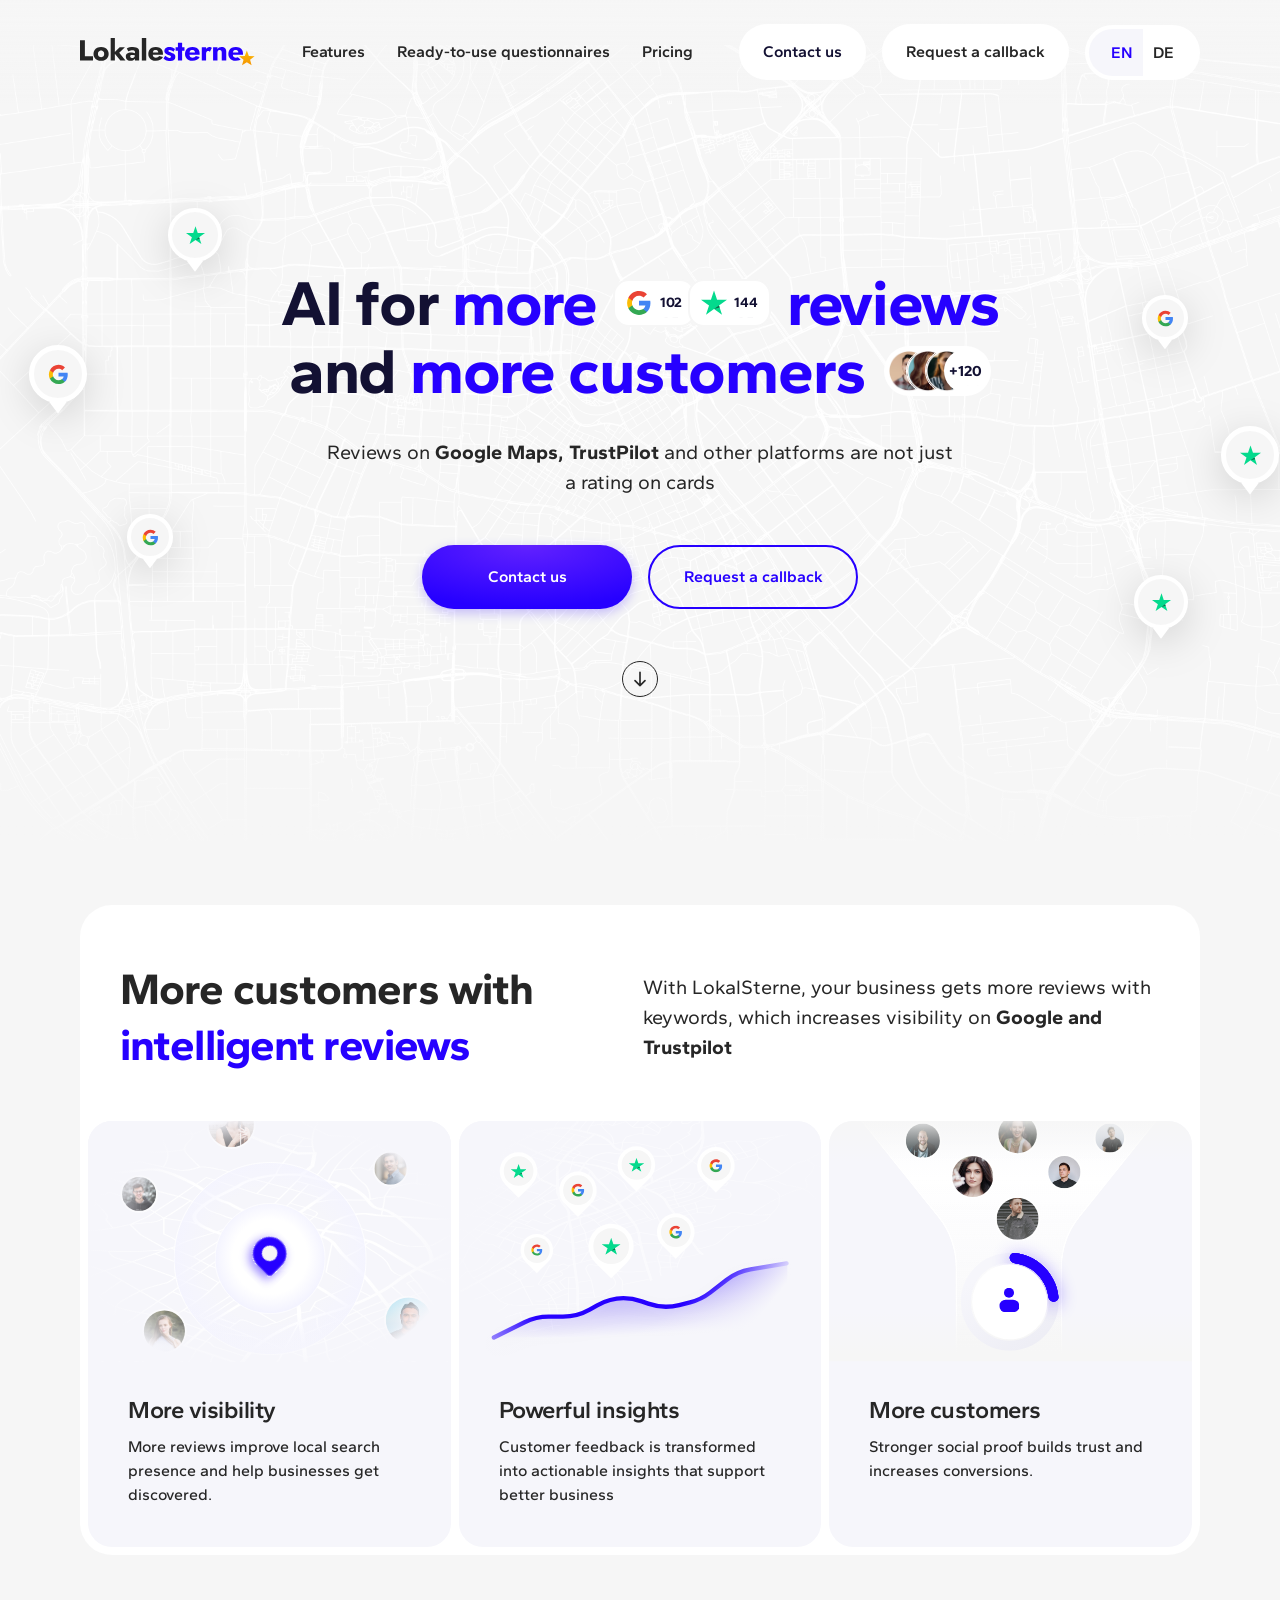
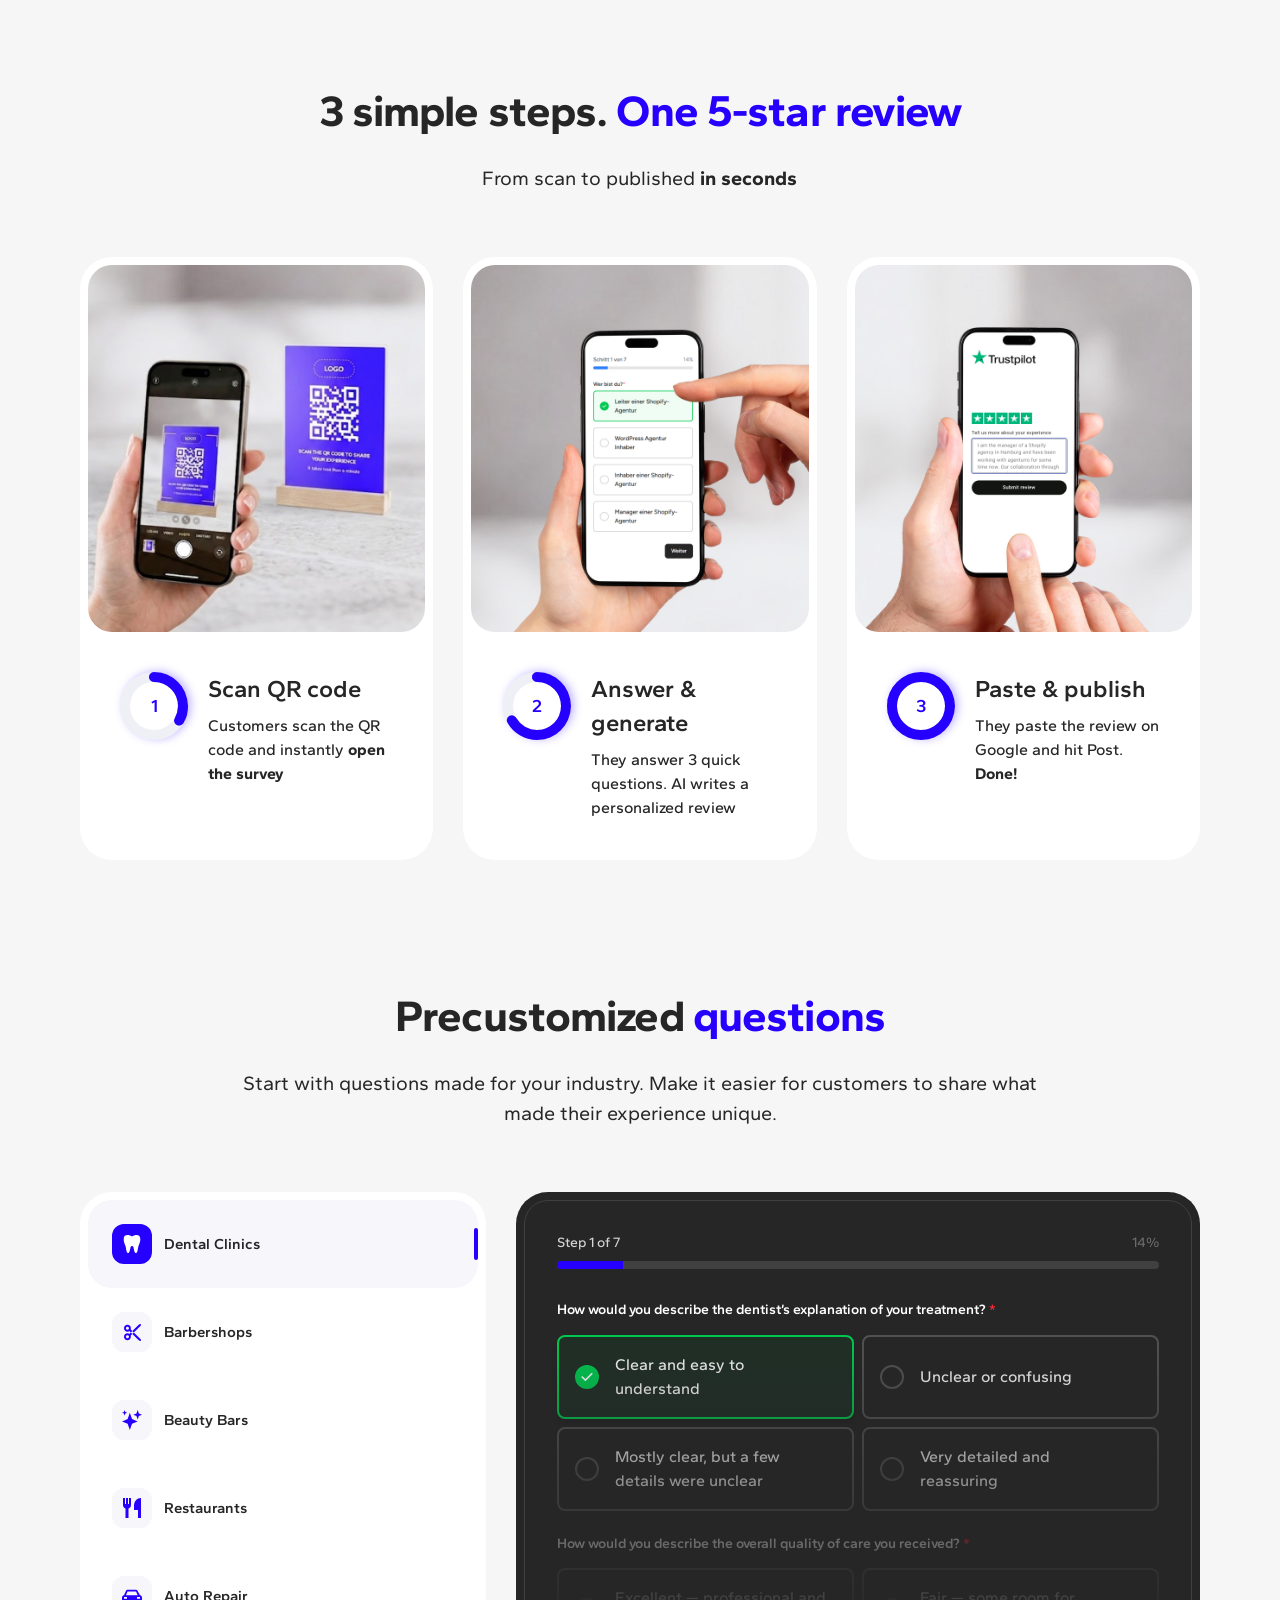
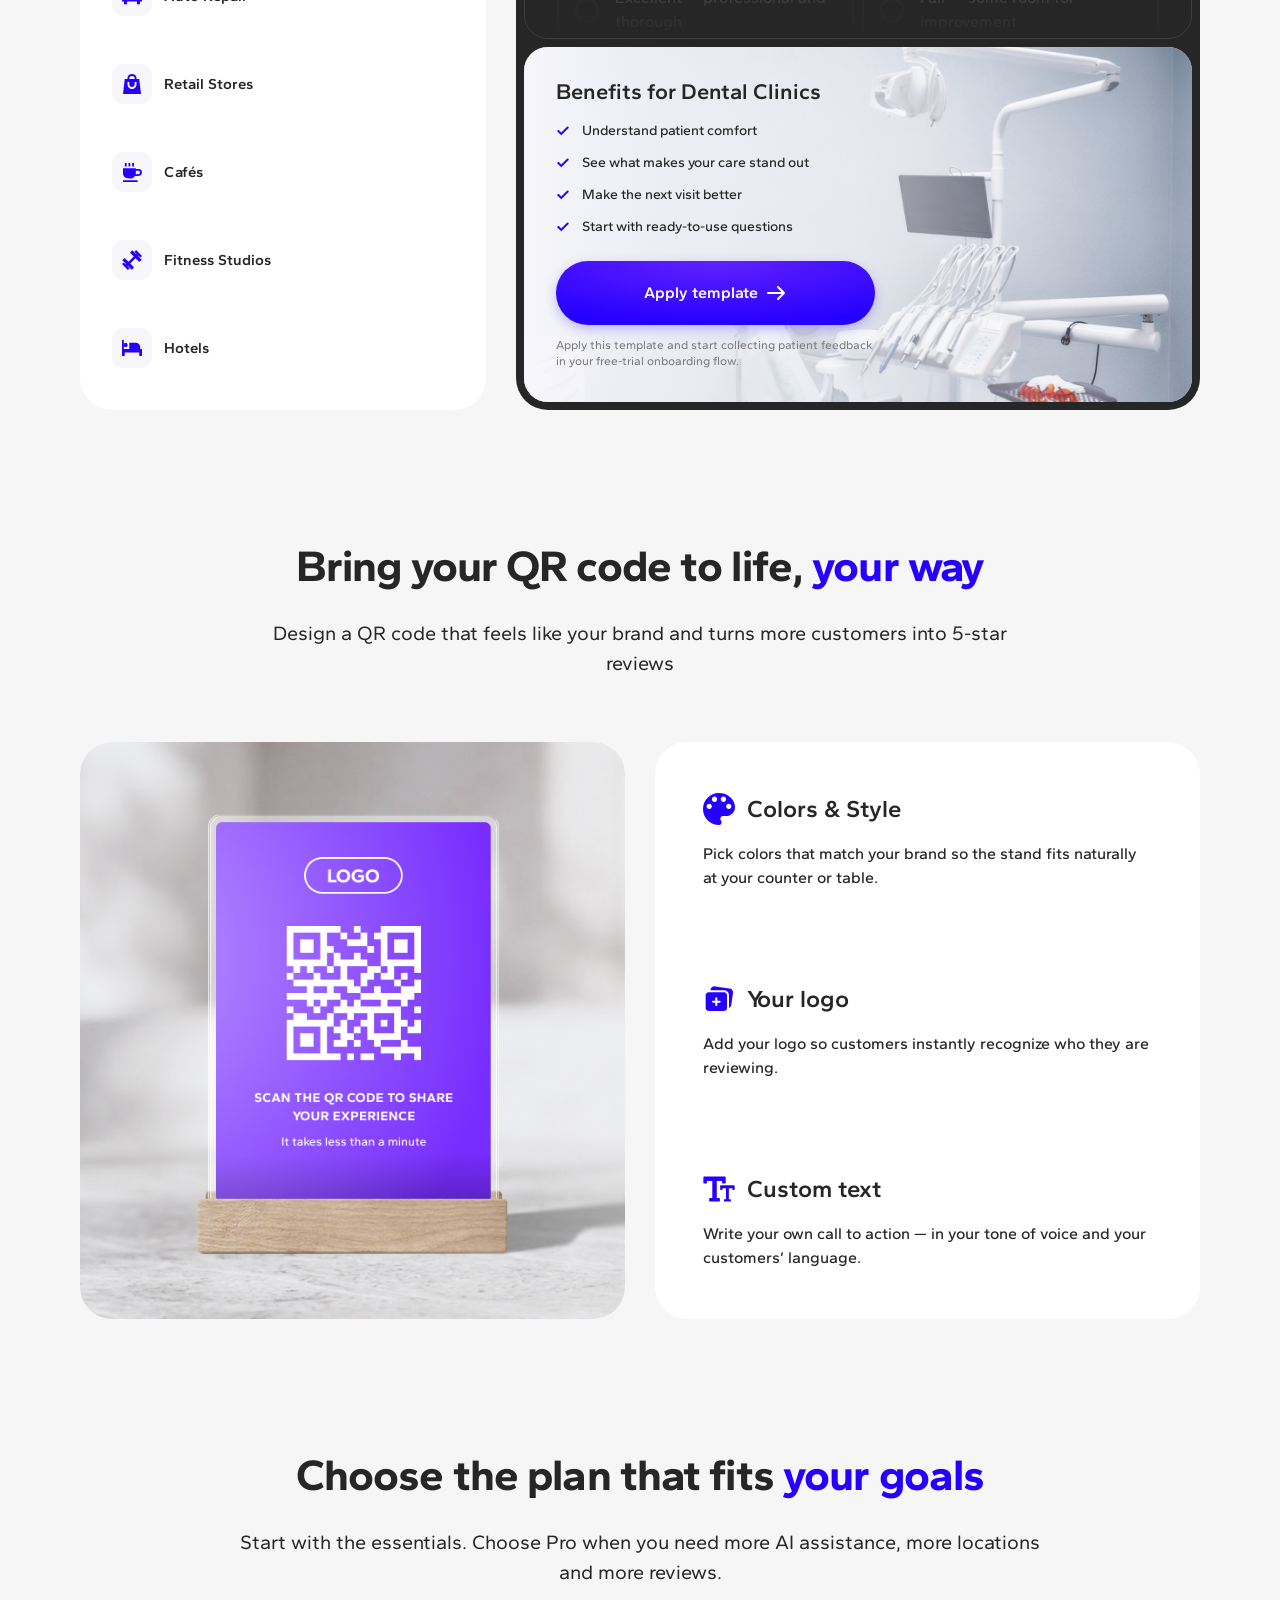
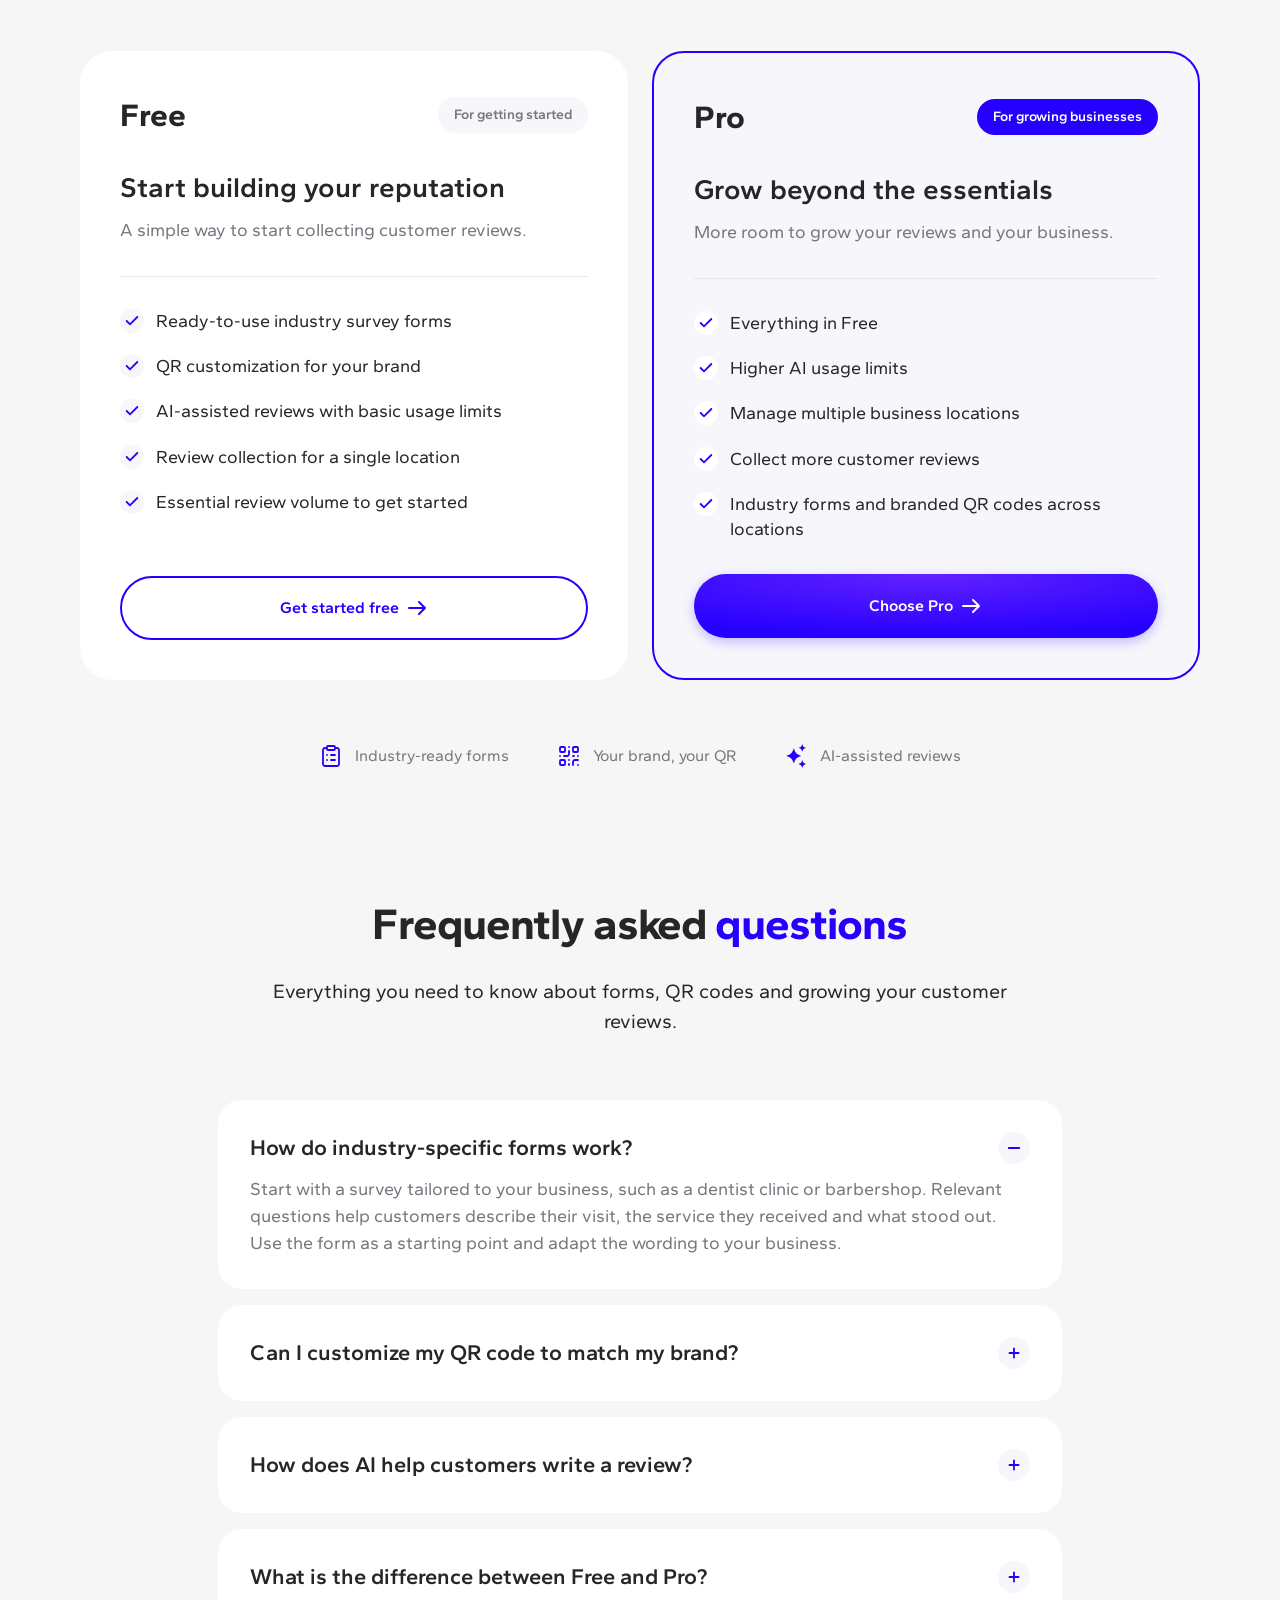
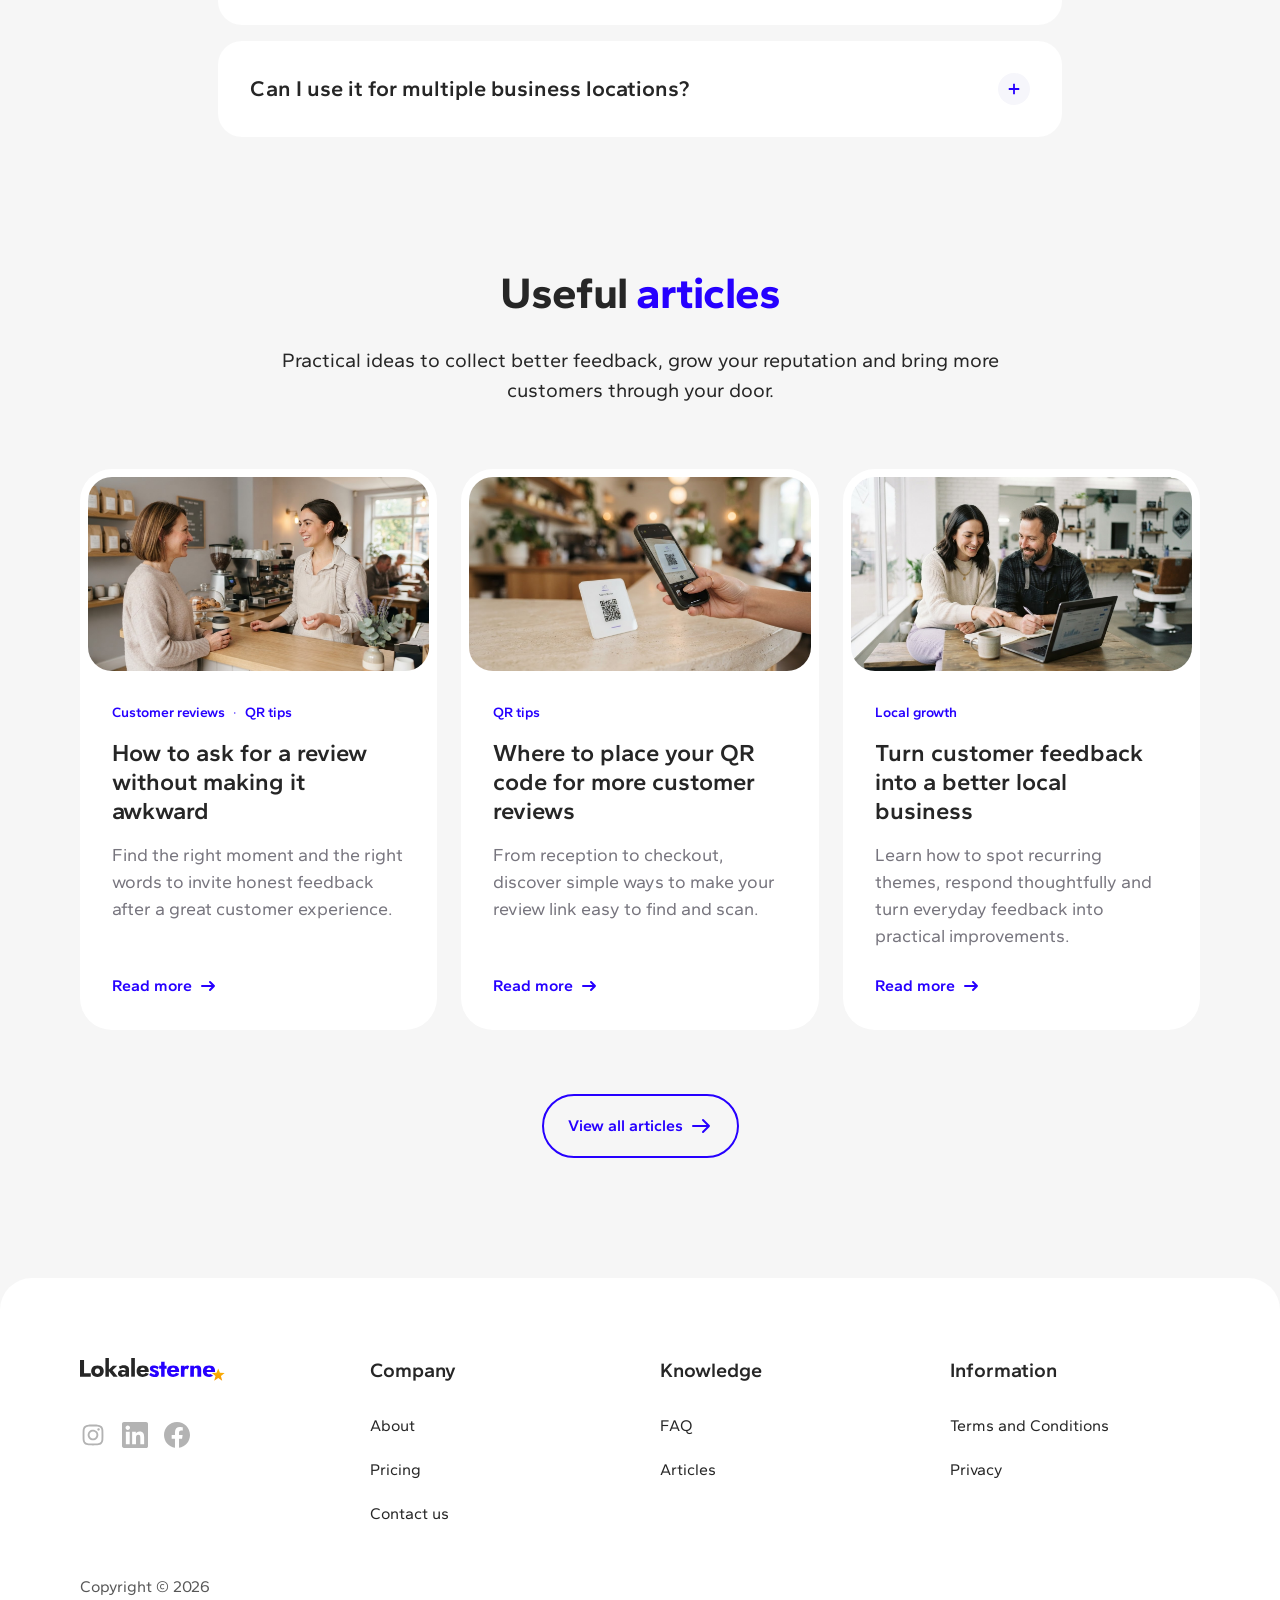
<file: index.html>
<!DOCTYPE html><html lang="en" class="Y-BdPW_variable antialiased"><head><meta charSet="utf-8"/><meta name="viewport" content="width=device-width, initial-scale=1"/><link rel="preload" href="/_next/static/media/gantari_latin_ext_wght_normal-s.p.31bj7ertwudtd.woff2" as="font" crossorigin="" type="font/woff2"/><link rel="preload" href="/_next/static/media/gantari_latin_wght_normal-s.p.35v3p_kus6v_b.woff2" as="font" crossorigin="" type="font/woff2"/><link rel="preload" href="/brand/logo.svg" as="image"/><link rel="preload" as="image" href="/hero/map.png"/><link rel="preload" href="/icons/trustpilot-star.svg" as="image"/><link rel="preload" href="/icons/google.svg" as="image"/><link rel="preload" href="/hero/avatar-1.png" as="image"/><link rel="preload" href="/hero/avatar-2.png" as="image"/><link rel="preload" href="/hero/avatar-3.png" as="image"/><link rel="preload" as="image" href="/icons/check-circle.svg"/><link rel="preload" as="image" href="/icons/check.svg"/><link rel="preload" href="/icons/plan-check.svg" as="image"/><link rel="stylesheet" href="/_next/static/chunks/0r4zgagh05_kl.css" data-precedence="next"/><link rel="preload" as="script" fetchPriority="low" href="/_next/static/chunks/1pcw6gskne7pf.js"/><script src="/_next/static/chunks/1wnov70f88xjy.js" async=""></script><script src="/_next/static/chunks/2pffymnt3iag4.js" async=""></script><script src="/_next/static/chunks/0c98xzjfks9hq.js" async=""></script><script src="/_next/static/chunks/turbopack-2u1d16houkiyo.js" async=""></script><script src="/_next/static/chunks/1u296n4ru9auy.js" async=""></script><script src="/_next/static/chunks/3lvabq_lsbg26.js" async=""></script><script src="/_next/static/chunks/2dh63m_lshd26.js" async=""></script><link rel="preload" href="/icons/arrow-small.svg" as="image"/><link rel="preload" href="/icons/instagram.svg" as="image"/><link rel="preload" href="/icons/linkedin.svg" as="image"/><link rel="preload" href="/icons/facebook.svg" as="image"/><link rel="preload" href="/icons/clipboard-list.svg" as="image"/><link rel="preload" href="/icons/qr-code.svg" as="image"/><link rel="preload" href="/icons/ai.svg" as="image"/><link rel="preload" as="image" href="/icons/minus.svg"/><link rel="preload" as="image" href="/icons/plus.svg"/><title>LokalSterne — AI for more reviews and more customers</title><meta name="description" content="Industry-ready review forms, branded QR codes and AI-assisted reviews that help local businesses get more Google and Trustpilot reviews."/><link rel="icon" href="/favicon.ico?favicon.117ezoe8m31dk.ico" sizes="48x48" type="image/x-icon"/><meta name="next-size-adjust" content=""/><script src="/_next/static/chunks/0cz1d0mv5g_q7.js" noModule=""></script><link rel="stylesheet" href="/features/anim/features-anim.css"/><link rel="stylesheet" href="/contact/contact-modal.css"/><link rel="stylesheet" href="/i18n/i18n.css"/><script>try{if(/[?&]lang=de\b/.test(location.search)||(!/[?&]lang=en\b/.test(location.search)&&localStorage.getItem("ls-lang")==="de")){document.documentElement.classList.add("i18n-wait");setTimeout(function(){document.documentElement.classList.remove("i18n-wait")},2500)}}catch(e){}</script><script src="/i18n/i18n.js" defer></script></head><body class="min-h-dvh"><div hidden=""><!--$--><!--/$--></div><header class="fixed inset-x-0 top-0 z-50 transition-[background,box-shadow] duration-300 bg-gradient-to-b from-page to-page/0"><div class="mx-auto flex h-[72px] max-w-[1440px] items-center justify-between px-4 sm:px-8 lg:h-[116px] xl:px-20"><a aria-label="LokalSterne — home" class="shrink-0" href="/"><img src="/brand/logo.svg" alt="LokalSterne" width="175" height="29" class="h-6 w-auto lg:h-[29px]"/></a><nav aria-label="Main" class="hidden items-center gap-8 lg:flex"><a href="/#features" class="text-base font-semibold text-text transition hover:text-brand">Features</a><a href="/#questionnaires" class="text-base font-semibold text-text transition hover:text-brand">Ready-to-use questionnaires</a><a href="/#pricing" class="text-base font-semibold text-text transition hover:text-brand">Pricing</a></nav><div class="hidden items-center gap-4 lg:flex"><a class="inline-flex items-center justify-center gap-1.5 rounded-full font-semibold text-base whitespace-nowrap transition focus-visible:outline-2 focus-visible:outline-offset-2 focus-visible:outline-brand bg-white text-ink hover:bg-soft h-14 px-6 " href="#contact-form">Contact us</a><a class="inline-flex items-center justify-center gap-1.5 rounded-full font-semibold text-base whitespace-nowrap transition focus-visible:outline-2 focus-visible:outline-offset-2 focus-visible:outline-brand bg-white text-ink hover:bg-soft h-14 px-6 !text-text" href="#callback">Request a callback</a></div><button type="button" class="grid size-11 place-items-center rounded-full bg-white lg:hidden" aria-label="Open menu" aria-expanded="false" aria-controls="mobile-menu"><span class="relative block h-3 w-5"><span class="absolute left-0 h-0.5 w-5 rounded bg-ink transition top-0"></span><span class="absolute left-0 top-[5px] h-0.5 w-5 rounded bg-ink transition "></span><span class="absolute left-0 h-0.5 w-5 rounded bg-ink transition top-[10px]"></span></span></button></div><div id="mobile-menu" hidden="" class="border-t border-line bg-page px-4 pb-6 sm:px-8 lg:hidden"><nav aria-label="Mobile" class="flex flex-col py-2"><a href="/#features" class="py-3 text-lg font-semibold text-text">Features</a><a href="/#questionnaires" class="py-3 text-lg font-semibold text-text">Ready-to-use questionnaires</a><a href="/#pricing" class="py-3 text-lg font-semibold text-text">Pricing</a></nav><div class="flex flex-col gap-3"><a class="inline-flex items-center justify-center gap-1.5 rounded-full font-semibold text-base whitespace-nowrap transition focus-visible:outline-2 focus-visible:outline-offset-2 focus-visible:outline-brand bg-brand-glow text-white shadow-[0_4px_12px_rgb(38_0_255/0.25)] hover:brightness-110 active:brightness-95 h-16 px-6 " href="#contact-form">Contact us</a><a class="inline-flex items-center justify-center gap-1.5 rounded-full font-semibold text-base whitespace-nowrap transition focus-visible:outline-2 focus-visible:outline-offset-2 focus-visible:outline-brand border-2 border-brand text-brand hover:bg-brand hover:text-white h-16 px-6 " href="#callback">Request a callback</a></div></div></header><main><section id="top" class="relative isolate overflow-hidden pt-[120px] pb-24 md:pt-[180px] lg:min-h-[716px] lg:pt-[269px] lg:pb-[140px]"><div class="pointer-events-none absolute top-[45px] left-1/2 -z-10 h-[810px] w-[1440px] -translate-x-1/2"><img alt="" decoding="async" data-nimg="fill" class="object-cover" style="position:absolute;height:100%;width:100%;left:0;top:0;right:0;bottom:0;color:transparent" src="/hero/map.png"/><div class="absolute inset-x-0 bottom-0 h-40 bg-gradient-to-b from-page/0 to-page"></div><span aria-hidden="true" class="absolute flex flex-col items-center drop-shadow-[0_9px_20px_rgb(0_0_0/0.15)] animate-[float_6s_ease-in-out_infinite] " style="width:54px;left:248px;top:163px;animation-delay:0s"><span class="grid place-items-center rounded-full border-white bg-page" style="width:54px;height:54px;border-width:4.6979999999999995px"><img src="/icons/trustpilot-star.svg" alt="" style="width:19px;height:19px"/></span><span class="-mt-px bg-white" style="width:16.2px;height:10.8px;clip-path:polygon(0 0, 100% 0, 50% 100%)"></span></span><span aria-hidden="true" class="absolute flex flex-col items-center drop-shadow-[0_9px_20px_rgb(0_0_0/0.15)] animate-[float_6s_ease-in-out_infinite] " style="width:58px;left:109px;top:300px;animation-delay:1.2s"><span class="grid place-items-center rounded-full border-white bg-page" style="width:58px;height:58px;border-width:5.045999999999999px"><img src="/icons/google.svg" alt="" style="width:21px;height:21px"/></span><span class="-mt-px bg-white" style="width:17.4px;height:11.600000000000001px;clip-path:polygon(0 0, 100% 0, 50% 100%)"></span></span><span aria-hidden="true" class="absolute flex flex-col items-center drop-shadow-[0_9px_20px_rgb(0_0_0/0.15)] animate-[float_6s_ease-in-out_infinite] hidden md:flex" style="width:46px;left:207px;top:469px;animation-delay:0.6s"><span class="grid place-items-center rounded-full border-white bg-page" style="width:46px;height:46px;border-width:4.002px"><img src="/icons/google.svg" alt="" style="width:17px;height:17px"/></span><span class="-mt-px bg-white" style="width:13.799999999999999px;height:9.200000000000001px;clip-path:polygon(0 0, 100% 0, 50% 100%)"></span></span><span aria-hidden="true" class="absolute flex flex-col items-center drop-shadow-[0_9px_20px_rgb(0_0_0/0.15)] animate-[float_6s_ease-in-out_infinite] " style="width:46px;left:1222px;top:250px;animation-delay:1.8s"><span class="grid place-items-center rounded-full border-white bg-page" style="width:46px;height:46px;border-width:4.002px"><img src="/icons/google.svg" alt="" style="width:17px;height:17px"/></span><span class="-mt-px bg-white" style="width:13.799999999999999px;height:9.200000000000001px;clip-path:polygon(0 0, 100% 0, 50% 100%)"></span></span><span aria-hidden="true" class="absolute flex flex-col items-center drop-shadow-[0_9px_20px_rgb(0_0_0/0.15)] animate-[float_6s_ease-in-out_infinite] " style="width:58px;left:1301px;top:381px;animation-delay:0.3s"><span class="grid place-items-center rounded-full border-white bg-page" style="width:58px;height:58px;border-width:5.045999999999999px"><img src="/icons/trustpilot-star.svg" alt="" style="width:21px;height:21px"/></span><span class="-mt-px bg-white" style="width:17.4px;height:11.600000000000001px;clip-path:polygon(0 0, 100% 0, 50% 100%)"></span></span><span aria-hidden="true" class="absolute flex flex-col items-center drop-shadow-[0_9px_20px_rgb(0_0_0/0.15)] animate-[float_6s_ease-in-out_infinite] hidden md:flex" style="width:54px;left:1214px;top:530px;animation-delay:1.5s"><span class="grid place-items-center rounded-full border-white bg-page" style="width:54px;height:54px;border-width:4.6979999999999995px"><img src="/icons/trustpilot-star.svg" alt="" style="width:19px;height:19px"/></span><span class="-mt-px bg-white" style="width:16.2px;height:10.8px;clip-path:polygon(0 0, 100% 0, 50% 100%)"></span></span></div><div class="mx-auto flex max-w-[904px] flex-col items-center gap-8 px-4 text-center md:gap-12"><div class="flex flex-col items-center gap-6 md:gap-8"><h1 class="text-[34px] leading-[1.15] font-bold tracking-[-0.02em] text-ink sm:text-5xl md:text-[64px] md:leading-[68px]"><span class="inline-flex flex-wrap items-center justify-center gap-x-3 gap-y-1 md:gap-x-4"><span>AI for <span class="text-brand">more</span></span><span class="inline-flex -space-x-2"><span class="inline-flex h-10 items-center rounded-2xl border-2 border-page bg-white pr-1.5 pl-[9px] align-middle md:h-12 md:pr-2 md:pl-[11px]"><img src="/icons/google.svg" alt="Google" class="size-[22px] md:size-[26px]"/><span class="overflow-hidden" style="--reveal-w:36px;animation:reveal-w 0.6s cubic-bezier(0.22,1,0.36,1) 0.8s both"><span class="block overflow-hidden [mask-image:linear-gradient(to_bottom,transparent,black_25%,black_75%,transparent)] ml-1 w-[30px] text-center text-sm font-bold tracking-normal text-ink" style="height:30px;padding-top:5px"><span class="flex flex-col animate-roll" style="--roll-from:-260px;animation-delay:0.9s"><span style="height:20px;line-height:20px">102</span><span style="height:20px;line-height:20px">95</span><span style="height:20px;line-height:20px">88</span><span style="height:20px;line-height:20px">65</span><span style="height:20px;line-height:20px">60</span><span style="height:20px;line-height:20px">58</span><span style="height:20px;line-height:20px">54</span><span style="height:20px;line-height:20px">48</span><span style="height:20px;line-height:20px">44</span><span style="height:20px;line-height:20px">40</span><span style="height:20px;line-height:20px">32</span><span style="height:20px;line-height:20px">28</span><span style="height:20px;line-height:20px">12</span><span style="height:20px;line-height:20px">05</span></span></span></span></span><span class="inline-flex h-10 items-center rounded-2xl border-2 border-page bg-white pr-1.5 pl-[9px] align-middle md:h-12 md:pr-2 md:pl-[11px]"><img src="/icons/trustpilot-star.svg" alt="Trustpilot" class="size-[22px] md:size-[26px]"/><span class="overflow-hidden" style="--reveal-w:36px;animation:reveal-w 0.6s cubic-bezier(0.22,1,0.36,1) 1s both"><span class="block overflow-hidden [mask-image:linear-gradient(to_bottom,transparent,black_25%,black_75%,transparent)] ml-1 w-[30px] text-center text-sm font-bold tracking-normal text-ink" style="height:30px;padding-top:5px"><span class="flex flex-col animate-roll" style="--roll-from:-260px;animation-delay:1.1s"><span style="height:20px;line-height:20px">144</span><span style="height:20px;line-height:20px">95</span><span style="height:20px;line-height:20px">88</span><span style="height:20px;line-height:20px">65</span><span style="height:20px;line-height:20px">60</span><span style="height:20px;line-height:20px">58</span><span style="height:20px;line-height:20px">54</span><span style="height:20px;line-height:20px">48</span><span style="height:20px;line-height:20px">44</span><span style="height:20px;line-height:20px">40</span><span style="height:20px;line-height:20px">32</span><span style="height:20px;line-height:20px">28</span><span style="height:20px;line-height:20px">21</span><span style="height:20px;line-height:20px">09</span></span></span></span></span></span><span class="text-brand">reviews</span></span><br/><span class="inline-flex flex-wrap items-center justify-center gap-x-[19px] gap-y-1"><span>and <span class="text-brand">more customers</span></span><span class="inline-flex h-10 items-center rounded-full bg-white p-[3px] align-middle md:h-[50px]"><img src="/hero/avatar-1.png" alt="" class="size-[34px] rounded-full border-[1.5px] border-white object-cover md:size-11 "/><img src="/hero/avatar-2.png" alt="" class="size-[34px] rounded-full border-[1.5px] border-white object-cover md:size-11 -ml-[19px] md:-ml-[25px]"/><img src="/hero/avatar-3.png" alt="" class="size-[34px] rounded-full border-[1.5px] border-white object-cover md:size-11 -ml-[19px] md:-ml-[25px]"/><span class="-ml-[19px] grid size-[34px] place-items-center rounded-full bg-white md:-ml-[25px] md:size-11"><span class="block overflow-hidden [mask-image:linear-gradient(to_bottom,transparent,black_25%,black_75%,transparent)] w-10 text-center text-[15px] font-bold tracking-normal text-ink" style="height:30px;padding-top:5px"><span class="flex flex-col animate-roll" style="--roll-from:-200px;animation-delay:1.2s"><span style="height:20px;line-height:20px">+120</span><span style="height:20px;line-height:20px">+100</span><span style="height:20px;line-height:20px">+90</span><span style="height:20px;line-height:20px">+80</span><span style="height:20px;line-height:20px">+70</span><span style="height:20px;line-height:20px">+60</span><span style="height:20px;line-height:20px">+50</span><span style="height:20px;line-height:20px">+40</span><span style="height:20px;line-height:20px">+30</span><span style="height:20px;line-height:20px">+20</span><span style="height:20px;line-height:20px">+</span></span></span></span></span></span></h1><p class="max-w-[628px] text-lg leading-[1.5] text-text md:text-xl md:leading-[30px]">Reviews on <strong class="font-bold">Google Maps, TrustPilot</strong> and other platforms are not just a rating on cards</p></div><div class="flex w-full flex-col items-center gap-8 sm:w-auto md:gap-12"><div class="flex w-full flex-col gap-4 sm:w-auto sm:flex-row"><a class="inline-flex items-center justify-center gap-1.5 rounded-full font-semibold text-base whitespace-nowrap transition focus-visible:outline-2 focus-visible:outline-offset-2 focus-visible:outline-brand bg-brand-glow text-white shadow-[0_4px_12px_rgb(38_0_255/0.25)] hover:brightness-110 active:brightness-95 h-16 px-6 sm:w-[210px]" href="#contact-form">Contact us</a><a class="inline-flex items-center justify-center gap-1.5 rounded-full font-semibold text-base whitespace-nowrap transition focus-visible:outline-2 focus-visible:outline-offset-2 focus-visible:outline-brand border-2 border-brand text-brand hover:bg-brand hover:text-white h-16 px-6 sm:w-[210px]" href="#callback">Request a callback</a></div><a href="#features" class="ls-scroll" aria-label="Scroll down"><span aria-hidden="true" class="ls-scroll-arrow"><span class="icon " style="width:20px;height:20px;--icon:url(/icons/arrow-right.svg)"></span></span></a></div></div></section><section id="features" class="relative py-8 md:py-16"><div class="mx-auto w-full max-w-[1440px] px-4 sm:px-8 xl:px-20 "><div class="rounded-[32px] bg-white p-2"><div class="flex flex-col gap-4 px-4 py-8 md:px-8 md:py-12 lg:flex-row lg:items-center lg:justify-between lg:gap-[102px]"><h2 class="text-[32px] leading-[1.2] font-bold tracking-[-0.02em] text-text md:text-[44px] md:leading-[56px] lg:max-w-[581px]">More customers with <span class="text-brand">intelligent reviews</span></h2><p class="text-lg leading-[1.5] md:text-xl md:leading-[30px] lg:max-w-[517px]">With LokalSterne, your business gets more reviews with keywords, which increases visibility on<!-- --> <strong class="font-bold">Google and Trustpilot</strong></p></div><ul class="grid gap-2 md:grid-cols-3"><li class="flex flex-col gap-2 overflow-hidden rounded-3xl bg-soft"><div class="relative aspect-[416/275] w-full"><img alt="" loading="lazy" decoding="async" data-nimg="fill" class="object-cover" style="position:absolute;height:100%;width:100%;left:0;top:0;right:0;bottom:0;color:transparent" src="/features/visibility.png"/></div><div class="flex flex-col gap-2 px-6 pt-4 pb-8 md:px-10 md:pt-6 md:pb-10"><h3 class="text-2xl leading-[34px] font-semibold tracking-[-0.02em]">More visibility</h3><p class="text-base leading-6 font-medium">More reviews improve local search presence and help businesses get discovered.</p></div></li><li class="flex flex-col gap-2 overflow-hidden rounded-3xl bg-soft"><div class="relative aspect-[416/275] w-full"><img alt="" loading="lazy" decoding="async" data-nimg="fill" class="object-cover" style="position:absolute;height:100%;width:100%;left:0;top:0;right:0;bottom:0;color:transparent" src="/features/insights.png"/></div><div class="flex flex-col gap-2 px-6 pt-4 pb-8 md:px-10 md:pt-6 md:pb-10"><h3 class="text-2xl leading-[34px] font-semibold tracking-[-0.02em]">Powerful insights</h3><p class="text-base leading-6 font-medium">Customer feedback is transformed into actionable insights that support better business</p></div></li><li class="flex flex-col gap-2 overflow-hidden rounded-3xl bg-soft"><div class="relative aspect-[416/275] w-full"><img alt="" loading="lazy" decoding="async" data-nimg="fill" class="object-cover" style="position:absolute;height:100%;width:100%;left:0;top:0;right:0;bottom:0;color:transparent" src="/features/customers.png"/></div><div class="flex flex-col gap-2 px-6 pt-4 pb-8 md:px-10 md:pt-6 md:pb-10"><h3 class="text-2xl leading-[34px] font-semibold tracking-[-0.02em]">More customers</h3><p class="text-base leading-6 font-medium">Stronger social proof builds trust and increases conversions.</p></div></li></ul></div></div></section><section class="py-12 md:py-16"><div class="mx-auto w-full max-w-[1440px] px-4 sm:px-8 xl:px-20 flex flex-col gap-10 md:gap-16"><div class="mx-auto flex max-w-[842px] flex-col items-center gap-4 text-center md:gap-6 "><h2 class="text-[32px] leading-[1.2] font-bold tracking-[-0.02em] text-text md:text-[44px] md:leading-[56px]">3 simple steps.<!-- --> <span class="text-brand">One 5-star review</span></h2><p class="max-w-[800px] text-lg leading-[1.5] md:text-xl md:leading-[30px]">From scan to published <strong class="font-bold">in seconds</strong></p></div><ol class="grid gap-6 md:grid-cols-3 lg:gap-[30px]"><li class="group flex flex-col gap-2 rounded-[32px] bg-white p-2"><div class="relative aspect-[390/425] overflow-hidden rounded-3xl"><img alt="" loading="lazy" decoding="async" data-nimg="fill" class="object-cover transition duration-500 group-hover:scale-105" style="position:absolute;height:100%;width:100%;left:0;top:0;right:0;bottom:0;color:transparent" src="/steps/step-1.jpg"/></div><div class="flex items-start gap-5 p-6 lg:p-8"><span class="relative grid size-[68px] shrink-0 place-items-center"><svg viewBox="0 0 68 68" class="absolute inset-0 -rotate-90 drop-shadow-[1px_3px_4px_rgb(38_0_255/0.28)]" aria-hidden="true"><circle cx="34" cy="34" r="29" fill="white" stroke="var(--color-ring)" stroke-width="10"></circle><circle cx="34" cy="34" r="29" fill="none" stroke="var(--color-brand)" stroke-width="10" stroke-linecap="round" stroke-dasharray="60.73745796940267 182.212373908208"></circle></svg><span class="relative text-lg leading-[34px] font-semibold text-brand">1</span></span><div class="flex flex-col gap-2"><h3 class="text-2xl leading-[34px] font-semibold">Scan QR code</h3><p class="text-base leading-6 font-medium">Customers scan the QR code and instantly <strong class="font-bold">open the survey</strong></p></div></div></li><li class="group flex flex-col gap-2 rounded-[32px] bg-white p-2"><div class="relative aspect-[390/425] overflow-hidden rounded-3xl"><img alt="" loading="lazy" decoding="async" data-nimg="fill" class="object-cover transition duration-500 group-hover:scale-105" style="position:absolute;height:100%;width:100%;left:0;top:0;right:0;bottom:0;color:transparent" src="/steps/step-2.jpg"/></div><div class="flex items-start gap-5 p-6 lg:p-8"><span class="relative grid size-[68px] shrink-0 place-items-center"><svg viewBox="0 0 68 68" class="absolute inset-0 -rotate-90 drop-shadow-[1px_3px_4px_rgb(38_0_255/0.28)]" aria-hidden="true"><circle cx="34" cy="34" r="29" fill="white" stroke="var(--color-ring)" stroke-width="10"></circle><circle cx="34" cy="34" r="29" fill="none" stroke="var(--color-brand)" stroke-width="10" stroke-linecap="round" stroke-dasharray="121.47491593880534 182.212373908208"></circle></svg><span class="relative text-lg leading-[34px] font-semibold text-brand">2</span></span><div class="flex flex-col gap-2"><h3 class="text-2xl leading-[34px] font-semibold">Answer &amp; generate</h3><p class="text-base leading-6 font-medium">They answer 3 quick questions. AI writes a personalized review</p></div></div></li><li class="group flex flex-col gap-2 rounded-[32px] bg-white p-2"><div class="relative aspect-[390/425] overflow-hidden rounded-3xl"><img alt="" loading="lazy" decoding="async" data-nimg="fill" class="object-cover transition duration-500 group-hover:scale-105" style="position:absolute;height:100%;width:100%;left:0;top:0;right:0;bottom:0;color:transparent" src="/steps/step-3.jpg"/></div><div class="flex items-start gap-5 p-6 lg:p-8"><span class="relative grid size-[68px] shrink-0 place-items-center"><svg viewBox="0 0 68 68" class="absolute inset-0 -rotate-90 drop-shadow-[1px_3px_4px_rgb(38_0_255/0.28)]" aria-hidden="true"><circle cx="34" cy="34" r="29" fill="white" stroke="var(--color-ring)" stroke-width="10"></circle><circle cx="34" cy="34" r="29" fill="none" stroke="var(--color-brand)" stroke-width="10" stroke-linecap="round" stroke-dasharray="182.21237390820798 182.212373908208"></circle></svg><span class="relative text-lg leading-[34px] font-semibold text-brand">3</span></span><div class="flex flex-col gap-2"><h3 class="text-2xl leading-[34px] font-semibold">Paste &amp; publish</h3><p class="text-base leading-6 font-medium">They paste the review on Google and hit Post. <strong class="font-bold">Done!</strong></p></div></div></li></ol></div></section><section id="questionnaires" class="py-12 md:py-16"><div class="mx-auto w-full max-w-[1440px] px-4 sm:px-8 xl:px-20 flex flex-col gap-10 md:gap-16"><div class="mx-auto flex max-w-[842px] flex-col items-center gap-4 text-center md:gap-6 "><h2 class="text-[32px] leading-[1.2] font-bold tracking-[-0.02em] text-text md:text-[44px] md:leading-[56px]">Precustomized<!-- --> <span class="text-brand">questions</span></h2><p class="max-w-[800px] text-lg leading-[1.5] md:text-xl md:leading-[30px]">Start with questions made for your industry. Make it easier for customers to share what made their experience unique.</p></div><div class="flex flex-col gap-6 lg:flex-row lg:gap-[30px]"><div role="tablist" aria-label="Industry" class="flex shrink-0 gap-1 overflow-x-auto rounded-[32px] bg-white p-2 [scrollbar-width:none] lg:w-[406px] lg:flex-col lg:gap-0"><button role="tab" id="tab-dental" aria-selected="true" aria-controls="industry-panel" class="relative flex shrink-0 items-center gap-3 rounded-3xl p-4 text-left text-[15px] font-semibold transition lg:p-6 bg-soft"><span class="grid size-10 place-items-center rounded-xl transition bg-brand text-white"><span aria-hidden="true" class="icon " style="width:24px;height:24px;--icon:url(/industries/dental.svg)"></span></span><span class="whitespace-nowrap lg:flex-1">Dental Clinics</span><span class="absolute top-7 right-0 hidden h-8 w-1 rounded-xl bg-brand lg:block"></span></button><button role="tab" id="tab-barbershops" aria-selected="false" aria-controls="industry-panel" class="relative flex shrink-0 items-center gap-3 rounded-3xl p-4 text-left text-[15px] font-semibold transition lg:p-6 hover:bg-soft/60"><span class="grid size-10 place-items-center rounded-xl transition bg-soft text-brand"><span aria-hidden="true" class="icon " style="width:24px;height:24px;--icon:url(/industries/barbershops.svg)"></span></span><span class="whitespace-nowrap lg:flex-1">Barbershops</span></button><button role="tab" id="tab-beauty" aria-selected="false" aria-controls="industry-panel" class="relative flex shrink-0 items-center gap-3 rounded-3xl p-4 text-left text-[15px] font-semibold transition lg:p-6 hover:bg-soft/60"><span class="grid size-10 place-items-center rounded-xl transition bg-soft text-brand"><span aria-hidden="true" class="icon " style="width:24px;height:24px;--icon:url(/industries/beauty.svg)"></span></span><span class="whitespace-nowrap lg:flex-1">Beauty Bars</span></button><button role="tab" id="tab-restaurants" aria-selected="false" aria-controls="industry-panel" class="relative flex shrink-0 items-center gap-3 rounded-3xl p-4 text-left text-[15px] font-semibold transition lg:p-6 hover:bg-soft/60"><span class="grid size-10 place-items-center rounded-xl transition bg-soft text-brand"><span aria-hidden="true" class="icon " style="width:24px;height:24px;--icon:url(/industries/restaurants.svg)"></span></span><span class="whitespace-nowrap lg:flex-1">Restaurants</span></button><button role="tab" id="tab-auto" aria-selected="false" aria-controls="industry-panel" class="relative flex shrink-0 items-center gap-3 rounded-3xl p-4 text-left text-[15px] font-semibold transition lg:p-6 hover:bg-soft/60"><span class="grid size-10 place-items-center rounded-xl transition bg-soft text-brand"><span aria-hidden="true" class="icon " style="width:24px;height:24px;--icon:url(/industries/auto.svg)"></span></span><span class="whitespace-nowrap lg:flex-1">Auto Repair</span></button><button role="tab" id="tab-retail" aria-selected="false" aria-controls="industry-panel" class="relative flex shrink-0 items-center gap-3 rounded-3xl p-4 text-left text-[15px] font-semibold transition lg:p-6 hover:bg-soft/60"><span class="grid size-10 place-items-center rounded-xl transition bg-soft text-brand"><span aria-hidden="true" class="icon " style="width:24px;height:24px;--icon:url(/industries/retail.svg)"></span></span><span class="whitespace-nowrap lg:flex-1">Retail Stores</span></button><button role="tab" id="tab-cafes" aria-selected="false" aria-controls="industry-panel" class="relative flex shrink-0 items-center gap-3 rounded-3xl p-4 text-left text-[15px] font-semibold transition lg:p-6 hover:bg-soft/60"><span class="grid size-10 place-items-center rounded-xl transition bg-soft text-brand"><span aria-hidden="true" class="icon " style="width:24px;height:24px;--icon:url(/industries/cafes.svg)"></span></span><span class="whitespace-nowrap lg:flex-1">Cafés</span></button><button role="tab" id="tab-fitness" aria-selected="false" aria-controls="industry-panel" class="relative flex shrink-0 items-center gap-3 rounded-3xl p-4 text-left text-[15px] font-semibold transition lg:p-6 hover:bg-soft/60"><span class="grid size-10 place-items-center rounded-xl transition bg-soft text-brand"><span aria-hidden="true" class="icon " style="width:24px;height:24px;--icon:url(/industries/fitness.svg)"></span></span><span class="whitespace-nowrap lg:flex-1">Fitness Studios</span></button><button role="tab" id="tab-hotels" aria-selected="false" aria-controls="industry-panel" class="relative flex shrink-0 items-center gap-3 rounded-3xl p-4 text-left text-[15px] font-semibold transition lg:p-6 hover:bg-soft/60"><span class="grid size-10 place-items-center rounded-xl transition bg-soft text-brand"><span aria-hidden="true" class="icon " style="width:24px;height:24px;--icon:url(/industries/hotels.svg)"></span></span><span class="whitespace-nowrap lg:flex-1">Hotels</span></button></div><div id="industry-panel" role="tabpanel" aria-labelledby="tab-dental" class="flex min-w-0 flex-1 flex-col gap-2 rounded-[32px] bg-dark p-2"><div class="relative max-h-[439px] animate-fade-up overflow-hidden rounded-3xl border border-dark-line bg-dark p-5 md:p-8" aria-hidden="true"><div class="flex items-center justify-between text-sm leading-5"><span class="font-medium text-neutral-300">Step 1 of 7</span><span class="text-neutral-500">14%</span></div><div class="mt-2 h-2 overflow-hidden rounded-full bg-dark-line"><div class="h-full w-[11%] bg-brand"></div></div><div class="mt-8"><p class="mb-4 text-sm leading-[17.5px] font-semibold text-white">How would you describe the dentist’s explanation of your treatment?<!-- --> <span class="text-[#fb2c36]">*</span></p><div class="grid gap-2 sm:grid-cols-2"><div class="flex min-h-[60px] items-center gap-4 rounded-lg border-2 p-4 text-base leading-6 font-medium text-neutral-100 border-success bg-[#0d542b]/20 shadow-[0_2px_4px_-2px_rgb(0_0_0/0.1),0_4px_6px_-1px_rgb(0_0_0/0.1)]"><span class="grid size-6 shrink-0 place-items-center rounded-full border-2 border-success bg-success"><img src="/icons/check-circle.svg" alt="" class="size-4"/></span><span class="max-w-[211px]">Clear and easy to understand</span></div><div class="flex min-h-[60px] items-center gap-4 rounded-lg border-2 p-4 text-base leading-6 font-medium text-neutral-100 border-dark-border bg-dark"><span class="grid size-6 shrink-0 place-items-center rounded-full border-2 border-dark-border"></span><span class="max-w-[211px]">Unclear or confusing</span></div><div class="flex min-h-[60px] items-center gap-4 rounded-lg border-2 p-4 text-base leading-6 font-medium text-neutral-100 border-dark-border bg-dark"><span class="grid size-6 shrink-0 place-items-center rounded-full border-2 border-dark-border"></span><span class="max-w-[211px]">Mostly clear, but a few details were unclear</span></div><div class="flex min-h-[60px] items-center gap-4 rounded-lg border-2 p-4 text-base leading-6 font-medium text-neutral-100 border-dark-border bg-dark"><span class="grid size-6 shrink-0 place-items-center rounded-full border-2 border-dark-border"></span><span class="max-w-[211px]">Very detailed and reassuring</span></div></div></div><div class="mt-6"><p class="mb-4 text-sm leading-[17.5px] font-semibold text-white">How would you describe the overall quality of care you received?<!-- --> <span class="text-[#fb2c36]">*</span></p><div class="grid gap-2 sm:grid-cols-2"><div class="flex min-h-[60px] items-center gap-4 rounded-lg border-2 p-4 text-base leading-6 font-medium text-neutral-100 border-dark-border bg-dark"><span class="grid size-6 shrink-0 place-items-center rounded-full border-2 border-dark-border"></span><span class="max-w-[211px]">Excellent — professional and thorough</span></div><div class="flex min-h-[60px] items-center gap-4 rounded-lg border-2 p-4 text-base leading-6 font-medium text-neutral-100 border-dark-border bg-dark"><span class="grid size-6 shrink-0 place-items-center rounded-full border-2 border-dark-border"></span><span class="max-w-[211px]">Fair — some room for improvement</span></div><div class="flex min-h-[60px] items-center gap-4 rounded-lg border-2 p-4 text-base leading-6 font-medium text-neutral-100 border-dark-border bg-dark"><span class="grid size-6 shrink-0 place-items-center rounded-full border-2 border-dark-border"></span><span class="max-w-[211px]">Good — met my expectations</span></div><div class="flex min-h-[60px] items-center gap-4 rounded-lg border-2 p-4 text-base leading-6 font-medium text-neutral-100 border-dark-border bg-dark"><span class="grid size-6 shrink-0 place-items-center rounded-full border-2 border-dark-border"></span><span class="max-w-[211px]">Outstanding — beyond expectations</span></div></div></div><div class="pointer-events-none absolute inset-x-0 bottom-0 h-[70%] bg-gradient-to-b from-dark/0 to-dark"></div></div><div class="relative overflow-hidden rounded-3xl bg-soft p-6 md:p-8"><img alt="" loading="lazy" decoding="async" data-nimg="fill" class="hidden object-cover object-right sm:block" style="position:absolute;height:100%;width:100%;left:0;top:0;right:0;bottom:0;color:transparent" src="/questions/benefits-bg.jpg"/><div class="absolute inset-0 hidden bg-gradient-to-r from-soft via-soft/70 to-soft/0 sm:block"></div><div class="relative flex max-w-[319px] animate-fade-up flex-col gap-6"><div class="flex flex-col gap-4"><h3 class="text-[22px] leading-[1.15] font-semibold">Benefits for <!-- -->Dental Clinics</h3><ul class="flex flex-col gap-3"><li class="flex items-center gap-3 text-sm font-medium"><img src="/icons/check.svg" alt="" class="size-3.5"/>Understand patient comfort</li><li class="flex items-center gap-3 text-sm font-medium"><img src="/icons/check.svg" alt="" class="size-3.5"/>See what makes your care stand out</li><li class="flex items-center gap-3 text-sm font-medium"><img src="/icons/check.svg" alt="" class="size-3.5"/>Make the next visit better</li><li class="flex items-center gap-3 text-sm font-medium"><img src="/icons/check.svg" alt="" class="size-3.5"/>Start with ready-to-use questions</li></ul></div><div class="flex flex-col gap-3"><a class="inline-flex items-center justify-center gap-1.5 rounded-full font-semibold text-base whitespace-nowrap transition focus-visible:outline-2 focus-visible:outline-offset-2 focus-visible:outline-brand bg-brand-glow text-white shadow-[0_4px_12px_rgb(38_0_255/0.25)] hover:brightness-110 active:brightness-95 h-16 px-6 w-full" href="https://app.lokalsterne.seiten.co/login" target="_blank" rel="noopener noreferrer">Apply template<span aria-hidden="true" class="icon " style="width:24px;height:24px;--icon:url(/icons/arrow-right.svg)"></span></a><p class="text-xs leading-[1.4] text-muted">Apply this template and start collecting <!-- -->patient<!-- --> feedback in your free-trial onboarding flow.</p></div></div></div></div></div></div></section><section class="py-12 md:py-16"><div class="mx-auto w-full max-w-[1440px] px-4 sm:px-8 xl:px-20 flex flex-col gap-10 md:gap-16"><div class="mx-auto flex max-w-[842px] flex-col items-center gap-4 text-center md:gap-6 "><h2 class="text-[32px] leading-[1.2] font-bold tracking-[-0.02em] text-text md:text-[44px] md:leading-[56px]">Bring your QR code to life,<!-- --> <span class="text-brand">your way</span></h2><p class="max-w-[800px] text-lg leading-[1.5] md:text-xl md:leading-[30px]">Design a QR code that feels like your brand and turns more customers into 5-star reviews</p></div><div class="grid gap-6 lg:grid-cols-2 lg:gap-[30px]"><div class="relative aspect-[625/662] overflow-hidden rounded-[32px] bg-white"><img alt="QR code stand with your logo and call to action" loading="lazy" decoding="async" data-nimg="fill" class="object-cover" style="position:absolute;height:100%;width:100%;left:0;top:0;right:0;bottom:0;color:transparent" src="/qr/default.jpg"/><img alt="" loading="lazy" decoding="async" data-nimg="fill" class="object-cover transition-opacity duration-500 opacity-0" style="position:absolute;height:100%;width:100%;left:0;top:0;right:0;bottom:0;color:transparent" src="/qr/colors.jpg"/><img alt="" loading="lazy" decoding="async" data-nimg="fill" class="object-cover transition-opacity duration-500 opacity-0" style="position:absolute;height:100%;width:100%;left:0;top:0;right:0;bottom:0;color:transparent" src="/qr/logo.jpg"/><img alt="" loading="lazy" decoding="async" data-nimg="fill" class="object-cover transition-opacity duration-500 opacity-0" style="position:absolute;height:100%;width:100%;left:0;top:0;right:0;bottom:0;color:transparent" src="/qr/text.jpg"/></div><ul class="flex flex-col gap-2 rounded-[32px] bg-white p-2"><li class="flex-1"><button type="button" aria-pressed="false" class="relative flex h-full w-full flex-col justify-center gap-4 rounded-3xl p-6 text-left transition md:p-10 hover:bg-soft/50"><span class="absolute top-1/2 left-0 h-8 w-1 -translate-y-1/2 rounded-xl bg-brand transition-opacity opacity-0"></span><span class="flex items-center gap-3 text-2xl leading-[34px] font-semibold"><span aria-hidden="true" class="icon text-brand" style="width:32px;height:32px;--icon:url(/icons/palette.svg)"></span>Colors &amp; Style</span><span class="text-base leading-6 font-medium">Pick colors that match your brand so the stand fits naturally at your counter or table.</span></button></li><li class="flex-1"><button type="button" aria-pressed="false" class="relative flex h-full w-full flex-col justify-center gap-4 rounded-3xl p-6 text-left transition md:p-10 hover:bg-soft/50"><span class="absolute top-1/2 left-0 h-8 w-1 -translate-y-1/2 rounded-xl bg-brand transition-opacity opacity-0"></span><span class="flex items-center gap-3 text-2xl leading-[34px] font-semibold"><span aria-hidden="true" class="icon text-brand" style="width:32px;height:32px;--icon:url(/icons/image-gallery.svg)"></span>Your logo</span><span class="text-base leading-6 font-medium">Add your logo so customers instantly recognize who they are reviewing.</span></button></li><li class="flex-1"><button type="button" aria-pressed="false" class="relative flex h-full w-full flex-col justify-center gap-4 rounded-3xl p-6 text-left transition md:p-10 hover:bg-soft/50"><span class="absolute top-1/2 left-0 h-8 w-1 -translate-y-1/2 rounded-xl bg-brand transition-opacity opacity-0"></span><span class="flex items-center gap-3 text-2xl leading-[34px] font-semibold"><span aria-hidden="true" class="icon text-brand" style="width:32px;height:32px;--icon:url(/icons/text-size.svg)"></span>Custom text</span><span class="text-base leading-6 font-medium">Write your own call to action — in your tone of voice and your customers’ language.</span></button></li></ul></div></div></section><section id="pricing" class="py-12 md:py-16"><div class="mx-auto w-full max-w-[1440px] px-4 sm:px-8 xl:px-20 flex flex-col gap-10 md:gap-16"><div class="mx-auto flex max-w-[842px] flex-col items-center gap-4 text-center md:gap-6 "><h2 class="text-[32px] leading-[1.2] font-bold tracking-[-0.02em] text-text md:text-[44px] md:leading-[56px]">Choose the plan that fits<!-- --> <span class="text-brand">your goals</span></h2><p class="max-w-[800px] text-lg leading-[1.5] md:text-xl md:leading-[30px]">Start with the essentials. Choose Pro when you need more AI assistance, more locations and more reviews.</p></div><div class="grid gap-6 lg:grid-cols-2"><article class="flex flex-col gap-8 rounded-[32px] p-6 md:p-10 bg-white"><div class="flex items-center justify-between gap-4"><h3 class="text-[32px] font-bold">Free</h3><span class="rounded-full px-4 py-2 text-sm font-semibold bg-soft text-muted">For getting started</span></div><div class="flex flex-col gap-3"><p class="text-2xl leading-[1.2] font-semibold md:text-[28px]">Start building your reputation</p><p class="text-lg leading-[1.5] text-muted">A simple way to start collecting customer reviews.</p></div><hr class="border-line"/><ul class="flex flex-1 flex-col gap-5"><li class="flex items-start gap-3 text-base leading-[1.4] md:text-lg"><span class="grid size-6 shrink-0 place-items-center rounded-full bg-soft"><img src="/icons/plan-check.svg" alt="" class="size-4"/></span>Ready-to-use industry survey forms</li><li class="flex items-start gap-3 text-base leading-[1.4] md:text-lg"><span class="grid size-6 shrink-0 place-items-center rounded-full bg-soft"><img src="/icons/plan-check.svg" alt="" class="size-4"/></span>QR customization for your brand</li><li class="flex items-start gap-3 text-base leading-[1.4] md:text-lg"><span class="grid size-6 shrink-0 place-items-center rounded-full bg-soft"><img src="/icons/plan-check.svg" alt="" class="size-4"/></span>AI-assisted reviews with basic usage limits</li><li class="flex items-start gap-3 text-base leading-[1.4] md:text-lg"><span class="grid size-6 shrink-0 place-items-center rounded-full bg-soft"><img src="/icons/plan-check.svg" alt="" class="size-4"/></span>Review collection for a single location</li><li class="flex items-start gap-3 text-base leading-[1.4] md:text-lg"><span class="grid size-6 shrink-0 place-items-center rounded-full bg-soft"><img src="/icons/plan-check.svg" alt="" class="size-4"/></span>Essential review volume to get started</li></ul><a class="inline-flex items-center justify-center gap-1.5 rounded-full font-semibold text-base whitespace-nowrap transition focus-visible:outline-2 focus-visible:outline-offset-2 focus-visible:outline-brand border-2 border-brand text-brand hover:bg-brand hover:text-white h-16 px-6 w-full" href="https://app.lokalsterne.seiten.co/login" target="_blank" rel="noopener noreferrer">Get started free<span aria-hidden="true" class="icon " style="width:24px;height:24px;--icon:url(/icons/arrow-right.svg)"></span></a></article><article class="flex flex-col gap-8 rounded-[32px] p-6 md:p-10 border-2 border-brand bg-soft"><div class="flex items-center justify-between gap-4"><h3 class="text-[32px] font-bold">Pro</h3><span class="rounded-full px-4 py-2 text-sm font-semibold bg-brand text-white">For growing businesses</span></div><div class="flex flex-col gap-3"><p class="text-2xl leading-[1.2] font-semibold md:text-[28px]">Grow beyond the essentials</p><p class="text-lg leading-[1.5] text-muted">More room to grow your reviews and your business.</p></div><hr class="border-line"/><ul class="flex flex-1 flex-col gap-5"><li class="flex items-start gap-3 text-base leading-[1.4] md:text-lg"><span class="grid size-6 shrink-0 place-items-center rounded-full bg-white"><img src="/icons/plan-check.svg" alt="" class="size-4"/></span>Everything in Free</li><li class="flex items-start gap-3 text-base leading-[1.4] md:text-lg"><span class="grid size-6 shrink-0 place-items-center rounded-full bg-white"><img src="/icons/plan-check.svg" alt="" class="size-4"/></span>Higher AI usage limits</li><li class="flex items-start gap-3 text-base leading-[1.4] md:text-lg"><span class="grid size-6 shrink-0 place-items-center rounded-full bg-white"><img src="/icons/plan-check.svg" alt="" class="size-4"/></span>Manage multiple business locations</li><li class="flex items-start gap-3 text-base leading-[1.4] md:text-lg"><span class="grid size-6 shrink-0 place-items-center rounded-full bg-white"><img src="/icons/plan-check.svg" alt="" class="size-4"/></span>Collect more customer reviews</li><li class="flex items-start gap-3 text-base leading-[1.4] md:text-lg"><span class="grid size-6 shrink-0 place-items-center rounded-full bg-white"><img src="/icons/plan-check.svg" alt="" class="size-4"/></span>Industry forms and branded QR codes across locations</li></ul><a class="inline-flex items-center justify-center gap-1.5 rounded-full font-semibold text-base whitespace-nowrap transition focus-visible:outline-2 focus-visible:outline-offset-2 focus-visible:outline-brand bg-brand-glow text-white shadow-[0_4px_12px_rgb(38_0_255/0.25)] hover:brightness-110 active:brightness-95 h-16 px-6 w-full" href="https://app.lokalsterne.seiten.co/login" target="_blank" rel="noopener noreferrer">Choose Pro<span aria-hidden="true" class="icon " style="width:24px;height:24px;--icon:url(/icons/arrow-right.svg)"></span></a></article></div><ul class="flex flex-wrap items-center justify-center gap-x-12 gap-y-4 text-base text-muted"><li class="flex items-center gap-3"><img src="/icons/clipboard-list.svg" alt="" class="size-6"/>Industry-ready forms</li><li class="flex items-center gap-3"><img src="/icons/qr-code.svg" alt="" class="size-6"/>Your brand, your QR</li><li class="flex items-center gap-3"><img src="/icons/ai.svg" alt="" class="size-6"/>AI-assisted reviews</li></ul></div></section><section id="faq" class="py-12 md:py-16"><div class="mx-auto w-full max-w-[1440px] px-4 sm:px-8 xl:px-20 flex flex-col gap-10 md:gap-16"><div class="mx-auto flex max-w-[842px] flex-col items-center gap-4 text-center md:gap-6 "><h2 class="text-[32px] leading-[1.2] font-bold tracking-[-0.02em] text-text md:text-[44px] md:leading-[56px]">Frequently asked<!-- --> <span class="text-brand">questions</span></h2><p class="max-w-[800px] text-lg leading-[1.5] md:text-xl md:leading-[30px]">Everything you need to know about forms, QR codes and growing your customer reviews.</p></div><ul class="mx-auto flex w-full max-w-[844px] flex-col gap-4"><li class="rounded-3xl bg-white"><h3><button type="button" id="faq-q-0" aria-expanded="true" aria-controls="faq-a-0" class="flex w-full items-center justify-between gap-6 p-6 text-left transition-[padding] pb-3 md:pb-3 text-lg leading-[1.3] font-semibold md:p-8 md:text-[22px]">How do industry-specific forms work?<span class="grid size-8 shrink-0 place-items-center rounded-full bg-soft"><img src="/icons/minus.svg" alt="" class="size-[18px]"/></span></button></h3><div id="faq-a-0" role="region" aria-labelledby="faq-q-0" class="grid transition-[grid-template-rows] duration-300 grid-rows-[1fr]"><div class="overflow-hidden"><p class="px-6 pb-6 text-base leading-[1.5] text-muted md:px-8 md:pb-8 md:text-lg">Start with a survey tailored to your business, such as a dentist clinic or barbershop. Relevant questions help customers describe their visit, the service they received and what stood out. Use the form as a starting point and adapt the wording to your business.</p></div></div></li><li class="rounded-3xl bg-white"><h3><button type="button" id="faq-q-1" aria-expanded="false" aria-controls="faq-a-1" class="flex w-full items-center justify-between gap-6 p-6 text-left transition-[padding]  text-lg leading-[1.3] font-semibold md:p-8 md:text-[22px]">Can I customize my QR code to match my brand?<span class="grid size-8 shrink-0 place-items-center rounded-full bg-soft"><img src="/icons/plus.svg" alt="" class="size-[18px]"/></span></button></h3><div id="faq-a-1" role="region" aria-labelledby="faq-q-1" class="grid transition-[grid-template-rows] duration-300 grid-rows-[0fr]"><div class="overflow-hidden"><p class="px-6 pb-6 text-base leading-[1.5] text-muted md:px-8 md:pb-8 md:text-lg">Yes. Choose your colors, add your logo and write your own call to action. You can print the QR code on table stands, receipts, posters or business cards.</p></div></div></li><li class="rounded-3xl bg-white"><h3><button type="button" id="faq-q-2" aria-expanded="false" aria-controls="faq-a-2" class="flex w-full items-center justify-between gap-6 p-6 text-left transition-[padding]  text-lg leading-[1.3] font-semibold md:p-8 md:text-[22px]">How does AI help customers write a review?<span class="grid size-8 shrink-0 place-items-center rounded-full bg-soft"><img src="/icons/plus.svg" alt="" class="size-[18px]"/></span></button></h3><div id="faq-a-2" role="region" aria-labelledby="faq-q-2" class="grid transition-[grid-template-rows] duration-300 grid-rows-[0fr]"><div class="overflow-hidden"><p class="px-6 pb-6 text-base leading-[1.5] text-muted md:px-8 md:pb-8 md:text-lg">After a few quick questions, AI turns your customer’s answers into a personal, well-written review draft. The customer can edit it, then copy and post it on Google or Trustpilot in a few taps.</p></div></div></li><li class="rounded-3xl bg-white"><h3><button type="button" id="faq-q-3" aria-expanded="false" aria-controls="faq-a-3" class="flex w-full items-center justify-between gap-6 p-6 text-left transition-[padding]  text-lg leading-[1.3] font-semibold md:p-8 md:text-[22px]">What is the difference between Free and Pro?<span class="grid size-8 shrink-0 place-items-center rounded-full bg-soft"><img src="/icons/plus.svg" alt="" class="size-[18px]"/></span></button></h3><div id="faq-a-3" role="region" aria-labelledby="faq-q-3" class="grid transition-[grid-template-rows] duration-300 grid-rows-[0fr]"><div class="overflow-hidden"><p class="px-6 pb-6 text-base leading-[1.5] text-muted md:px-8 md:pb-8 md:text-lg">Free gives you industry forms, a branded QR code and AI-assisted reviews for one location with basic limits. Pro adds higher AI limits, more reviews and support for multiple business locations.</p></div></div></li><li class="rounded-3xl bg-white"><h3><button type="button" id="faq-q-4" aria-expanded="false" aria-controls="faq-a-4" class="flex w-full items-center justify-between gap-6 p-6 text-left transition-[padding]  text-lg leading-[1.3] font-semibold md:p-8 md:text-[22px]">Can I use it for multiple business locations?<span class="grid size-8 shrink-0 place-items-center rounded-full bg-soft"><img src="/icons/plus.svg" alt="" class="size-[18px]"/></span></button></h3><div id="faq-a-4" role="region" aria-labelledby="faq-q-4" class="grid transition-[grid-template-rows] duration-300 grid-rows-[0fr]"><div class="overflow-hidden"><p class="px-6 pb-6 text-base leading-[1.5] text-muted md:px-8 md:pb-8 md:text-lg">Yes, with the Pro plan you can manage several locations, each with its own forms and branded QR codes, from one account.</p></div></div></li></ul></div></section><section id="articles" class="pt-12 pb-20 md:pt-16 md:pb-[120px]"><div class="mx-auto w-full max-w-[1440px] px-4 sm:px-8 xl:px-20 flex flex-col gap-10 md:gap-16"><div class="mx-auto flex max-w-[842px] flex-col items-center gap-4 text-center md:gap-6 "><h2 class="text-[32px] leading-[1.2] font-bold tracking-[-0.02em] text-text md:text-[44px] md:leading-[56px]">Useful<!-- --> <span class="text-brand">articles</span></h2><p class="max-w-[800px] text-lg leading-[1.5] md:text-xl md:leading-[30px]">Practical ideas to collect better feedback, grow your reputation and bring more customers through your door.</p></div><div class="grid gap-6 md:grid-cols-3"><article class="group relative flex flex-col gap-2 rounded-[32px] bg-white p-2"><div class="relative aspect-[394/224] overflow-hidden rounded-3xl"><img alt="" loading="lazy" decoding="async" data-nimg="fill" class="object-cover transition duration-500 group-hover:scale-105" style="position:absolute;height:100%;width:100%;left:0;top:0;right:0;bottom:0;color:transparent" src="/articles/article-1.jpg"/></div><div class="flex flex-1 flex-col gap-4 p-6"><p class="flex flex-wrap items-center gap-2 text-sm font-semibold text-brand"><span class="flex items-center gap-2">Customer reviews</span><span class="flex items-center gap-2"><span aria-hidden="true" class="font-normal">·</span>QR tips</span></p><h3 class="text-2xl leading-[1.2] font-semibold"><a href="/articles/ask-for-a-review-without-awkwardness" class="after:absolute after:inset-0 after:rounded-[32px] focus-visible:outline-none">How to ask for a review without making it awkward</a></h3><p class="flex-1 text-lg leading-[1.5] text-muted">Find the right moment and the right words to invite honest feedback after a great customer experience.</p><span class="inline-flex items-center gap-1 pt-2 text-base font-semibold text-brand transition-[gap] group-hover:gap-2">Read more<img src="/icons/arrow-small.svg" alt="" class="size-6"/></span></div></article><article class="group relative flex flex-col gap-2 rounded-[32px] bg-white p-2"><div class="relative aspect-[394/224] overflow-hidden rounded-3xl"><img alt="" loading="lazy" decoding="async" data-nimg="fill" class="object-cover transition duration-500 group-hover:scale-105" style="position:absolute;height:100%;width:100%;left:0;top:0;right:0;bottom:0;color:transparent" src="/articles/article-2.jpg"/></div><div class="flex flex-1 flex-col gap-4 p-6"><p class="flex flex-wrap items-center gap-2 text-sm font-semibold text-brand"><span class="flex items-center gap-2">QR tips</span></p><h3 class="text-2xl leading-[1.2] font-semibold"><a href="/articles/ask-for-a-review-without-awkwardness" class="after:absolute after:inset-0 after:rounded-[32px] focus-visible:outline-none">Where to place your QR code for more customer reviews</a></h3><p class="flex-1 text-lg leading-[1.5] text-muted">From reception to checkout, discover simple ways to make your review link easy to find and scan.</p><span class="inline-flex items-center gap-1 pt-2 text-base font-semibold text-brand transition-[gap] group-hover:gap-2">Read more<img src="/icons/arrow-small.svg" alt="" class="size-6"/></span></div></article><article class="group relative flex flex-col gap-2 rounded-[32px] bg-white p-2"><div class="relative aspect-[394/224] overflow-hidden rounded-3xl"><img alt="" loading="lazy" decoding="async" data-nimg="fill" class="object-cover transition duration-500 group-hover:scale-105" style="position:absolute;height:100%;width:100%;left:0;top:0;right:0;bottom:0;color:transparent" src="/articles/article-3.jpg"/></div><div class="flex flex-1 flex-col gap-4 p-6"><p class="flex flex-wrap items-center gap-2 text-sm font-semibold text-brand"><span class="flex items-center gap-2">Local growth</span></p><h3 class="text-2xl leading-[1.2] font-semibold"><a href="/articles/ask-for-a-review-without-awkwardness" class="after:absolute after:inset-0 after:rounded-[32px] focus-visible:outline-none">Turn customer feedback into a better local business</a></h3><p class="flex-1 text-lg leading-[1.5] text-muted">Learn how to spot recurring themes, respond thoughtfully and turn everyday feedback into practical improvements.</p><span class="inline-flex items-center gap-1 pt-2 text-base font-semibold text-brand transition-[gap] group-hover:gap-2">Read more<img src="/icons/arrow-small.svg" alt="" class="size-6"/></span></div></article></div><div class="flex justify-center"><a class="inline-flex items-center justify-center gap-1.5 rounded-full font-semibold text-base whitespace-nowrap transition focus-visible:outline-2 focus-visible:outline-offset-2 focus-visible:outline-brand border-2 border-brand text-brand hover:bg-brand hover:text-white h-16 px-6 " href="/articles">View all articles<span aria-hidden="true" class="icon " style="width:24px;height:24px;--icon:url(/icons/arrow-right.svg)"></span></a></div></div></section></main><footer id="contact" class="rounded-t-[32px] bg-white py-12 md:py-20"><div class="mx-auto w-full max-w-[1440px] px-4 sm:px-8 xl:px-20 flex flex-col gap-12"><div class="grid gap-10 sm:grid-cols-2 lg:grid-cols-4 lg:gap-10"><div class="flex flex-col gap-10"><img src="/brand/logo.svg" alt="LokalSterne" width="143" height="24" class="h-6 w-auto self-start"/><ul class="flex items-center gap-4"><li><a aria-disabled="true" aria-label="LokalSterne on Instagram" class="text-text transition hover:text-brand"><img src="/icons/instagram.svg" alt="" width="26" height="26" class="size-[26px]"/></a></li><li><a aria-disabled="true" aria-label="LokalSterne on LinkedIn" class="text-text transition hover:text-brand"><img src="/icons/linkedin.svg" alt="" width="26" height="26" class="size-[26px]"/></a></li><li><a aria-disabled="true" aria-label="LokalSterne on Facebook" class="text-text transition hover:text-brand"><img src="/icons/facebook.svg" alt="" width="26" height="26" class="size-[26px]"/></a></li></ul></div><div class="flex flex-col gap-6 md:gap-8"><h3 class="text-xl leading-[1.2] font-semibold">Company</h3><ul class="flex flex-col gap-5"><li><a href="/#features" class="text-base transition hover:text-brand">About</a></li><li><a href="/#pricing" class="text-base transition hover:text-brand">Pricing</a></li><li><a href="#contact-form" class="text-base transition hover:text-brand">Contact us</a></li></ul></div><div class="flex flex-col gap-6 md:gap-8"><h3 class="text-xl leading-[1.2] font-semibold">Knowledge</h3><ul class="flex flex-col gap-5"><li><a href="/#faq" class="text-base transition hover:text-brand">FAQ</a></li><li><a href="/articles" class="text-base transition hover:text-brand">Articles</a></li></ul></div><div class="flex flex-col gap-6 md:gap-8"><h3 class="text-xl leading-[1.2] font-semibold">Information</h3><ul class="flex flex-col gap-5"><li><a href="/terms" class="text-base transition hover:text-brand">Terms and Conditions</a></li><li><a href="/privacy" class="text-base transition hover:text-brand">Privacy</a></li></ul></div></div><p class="text-base leading-[1.6] text-subtle">Copyright © 2026</p></div></footer><!--$--><!--/$--><dialog aria-labelledby="callback-title" class="m-auto w-[calc(100%-24px)] max-w-[1088px] rounded-[32px] bg-white p-0 text-text backdrop:bg-ink/40 backdrop:backdrop-blur-sm open:animate-fade-up"><div class="flex max-h-[calc(100dvh-24px)] flex-col gap-[18px] overflow-y-auto p-4 md:p-6"><div class="flex items-center justify-between"><h2 id="callback-title" class="text-2xl leading-[1.2] font-semibold text-[#1a1a1a] md:text-[28px]">Request a callback</h2><button type="button" aria-label="Close" class="grid size-10 place-items-center rounded-full hover:bg-soft"><svg width="24" height="24" viewBox="0 0 24 24" fill="none" stroke="currentColor" stroke-width="2" stroke-linecap="round" aria-hidden="true"><path d="M18 6 6 18M6 6l12 12"></path></svg></button></div><div class="grid overflow-hidden rounded-3xl border border-[#e5e7eb] text-[#3c3e44] lg:grid-cols-[280px_1fr_280px]"><div class="flex flex-col gap-2 border-b border-[#e5e7eb] p-6 lg:border-r lg:border-b-0"><span class="grid size-6 place-items-center rounded-full bg-brand text-[10px] font-bold text-white" aria-hidden="true">VL</span><p class="pt-2 text-sm font-semibold text-[#6b7280]">Viktor Lavnejev</p><p class="pt-2 text-xl leading-7 font-semibold">15 min meeting</p><ul class="flex flex-col gap-4 pt-2 text-sm font-medium"><li class="flex items-center gap-2"><svg width="16" height="16" viewBox="0 0 24 24" fill="none" stroke="currentColor" stroke-width="2" aria-hidden="true"><circle cx="12" cy="12" r="9"></circle><path d="M12 7v5l3 2"></path></svg>30m</li><li class="flex items-center gap-2"><svg width="16" height="16" viewBox="0 0 24 24" fill="currentColor" aria-hidden="true"><rect x="2" y="5" width="20" height="14" rx="3"></rect><path d="M10 9.5v5l4-2.5z" fill="white"></path></svg>Cal Video</li><li class="flex items-center gap-2"><svg width="16" height="16" viewBox="0 0 24 24" fill="none" stroke="currentColor" stroke-width="2" aria-hidden="true"><circle cx="12" cy="12" r="9"></circle><path d="M3 12h18M12 3a14 14 0 0 1 0 18M12 3a14 14 0 0 0 0 18"></path></svg><label class="sr-only" for="callback-tz">Time zone</label><select id="callback-tz" class="cursor-pointer bg-transparent font-normal outline-none"><option value="Europe/Berlin" selected="">Europe · Berlin</option><option value="Europe/Kyiv">Europe · Kyiv</option><option value="Europe/Madrid">Europe · Madrid</option><option value="Europe/London">Europe · London</option><option value="Europe/Warsaw">Europe · Warsaw</option></select></li></ul></div><div class="border-b border-[#e5e7eb] px-4 py-3 md:px-5 lg:border-r lg:border-b-0"><div class="flex h-9 items-center justify-between"><p class="text-base"><span class="font-semibold text-[#070a0d]"></span> <span class="font-medium text-[#6b7280]"></span></p><div class="flex"><button type="button" aria-label="View previous month" disabled="" class="grid size-9 place-items-center rounded-[10px] opacity-70 hover:bg-soft disabled:opacity-30"><svg width="16" height="16" viewBox="0 0 24 24" fill="none" stroke="currentColor" stroke-width="2" aria-hidden="true"><path d="m15 18-6-6 6-6"></path></svg></button><button type="button" aria-label="View next month" class="grid size-9 place-items-center rounded-[10px] opacity-70 hover:bg-soft"><svg width="16" height="16" viewBox="0 0 24 24" fill="none" stroke="currentColor" stroke-width="2" aria-hidden="true"><path d="m9 18 6-6-6-6"></path></svg></button></div></div><div class="mt-1 grid grid-cols-7 gap-1 text-center"><span class="py-4 text-xs font-medium tracking-[0.1em] text-[#070a0d] uppercase">Sun</span><span class="py-4 text-xs font-medium tracking-[0.1em] text-[#070a0d] uppercase">Mon</span><span class="py-4 text-xs font-medium tracking-[0.1em] text-[#070a0d] uppercase">Tue</span><span class="py-4 text-xs font-medium tracking-[0.1em] text-[#070a0d] uppercase">Wed</span><span class="py-4 text-xs font-medium tracking-[0.1em] text-[#070a0d] uppercase">Thu</span><span class="py-4 text-xs font-medium tracking-[0.1em] text-[#070a0d] uppercase">Fri</span><span class="py-4 text-xs font-medium tracking-[0.1em] text-[#070a0d] uppercase">Sat</span></div></div><div class="px-4 py-3 md:px-5"><div class="flex h-8 items-center justify-between"><p><span class="font-semibold"></span> <span class="text-sm font-medium"></span></p><div role="radiogroup" aria-label="Time format" class="flex gap-0.5 rounded-[10px] bg-[#111]/[0.04] p-0.5 text-sm font-medium"><button type="button" role="radio" aria-checked="false" class="h-7 rounded-[10px] px-1.5 ">12h</button><button type="button" role="radio" aria-checked="true" class="h-7 rounded-[10px] px-1.5 border border-[#e5e7eb] bg-white shadow-sm">24h</button></div></div><div class="mt-3 flex flex-col gap-2 pb-4"><button type="button" class="flex h-9 items-center justify-center gap-2 rounded-[10px] border border-[#d1d5db] bg-white text-sm font-medium shadow-[0_2px_3px_rgb(0_0_0/0.03)] transition hover:border-[#292929]"><span class="size-2 rounded-full bg-[#00d492]"></span>14:30</button><button type="button" class="flex h-9 items-center justify-center gap-2 rounded-[10px] border border-[#d1d5db] bg-white text-sm font-medium shadow-[0_2px_3px_rgb(0_0_0/0.03)] transition hover:border-[#292929]"><span class="size-2 rounded-full bg-[#00d492]"></span>15:00</button><button type="button" class="flex h-9 items-center justify-center gap-2 rounded-[10px] border border-[#d1d5db] bg-white text-sm font-medium shadow-[0_2px_3px_rgb(0_0_0/0.03)] transition hover:border-[#292929]"><span class="size-2 rounded-full bg-[#00d492]"></span>15:30</button><button type="button" class="flex h-9 items-center justify-center gap-2 rounded-[10px] border border-[#d1d5db] bg-white text-sm font-medium shadow-[0_2px_3px_rgb(0_0_0/0.03)] transition hover:border-[#292929]"><span class="size-2 rounded-full bg-[#00d492]"></span>16:00</button><button type="button" class="flex h-9 items-center justify-center gap-2 rounded-[10px] border border-[#d1d5db] bg-white text-sm font-medium shadow-[0_2px_3px_rgb(0_0_0/0.03)] transition hover:border-[#292929]"><span class="size-2 rounded-full bg-[#00d492]"></span>16:30</button></div></div></div></div></dialog><script id="_R_">(globalThis["TURBOPACK"] || (globalThis["TURBOPACK"] = [])).push({"otherChunks":["static/chunks/1pcw6gskne7pf.js","static/chunks/1wnov70f88xjy.js","static/chunks/2pffymnt3iag4.js","static/chunks/0c98xzjfks9hq.js"],"runtimeModuleIds":[94553]});</script><script src="/_next/static/chunks/1pcw6gskne7pf.js" async=""></script><script>(self.__next_f=self.__next_f||[]).push([0])</script><script>self.__next_f.push([1,"1:\"$Sreact.fragment\"\n2:\"/_next/static/chunks/1u296n4ru9auy.js\"\n3:I[39756,[\"$2\"],\"default\"]\n4:I[37457,[\"$2\"],\"default\"]\n5:I[56439,[\"$2\"],\"CallbackDialog\"]\n7:\"/_next/static/chunks/3lvabq_lsbg26.js\"\n8:\"/_next/static/chunks/2dh63m_lshd26.js\"\n9:I[2971,[\"$2\",\"$7\",\"$8\"],\"Header\"]\na:I[5500,[\"$2\",\"$7\",\"$8\"],\"Image\"]\n1b:\"ViewportBoundary\"\n1c:I[97367,[\"$2\"],\"$1b\"]\n1e:\"MetadataBoundary\"\n1f:I[97367,[\"$2\"],\"$1e\"]\n20:\"$Sreact.suspense\"\n22:I[68027,[\"$2\"],\"default\",1]\n:HL[\"/_next/static/chunks/0r4zgagh05_kl.css\",\"style\"]\n:HL[\"/_next/static/media/gantari_latin_ext_wght_normal-s.p.31bj7ertwudtd.woff2\",\"font\",{\"crossOrigin\":\"\",\"type\":\"font/woff2\"}]\n:HL[\"/_next/static/media/gantari_latin_wght_normal-s.p.35v3p_kus6v_b.woff2\",\"font\",{\"crossOrigin\":\"\",\"type\":\"font/woff2\"}]\n:HL[\"/icons/trustpilot-star.svg\",\"image\"]\n:HL[\"/icons/google.svg\",\"image\"]\n6:[[\"children\",{\"s\":\"__PAGE__\",\"h\":512,\"d\":{\"r\":[\"$\",\"$1\",\"c\",{\"children\":[[[\"$\",\"$L9\",null,{}],[\"$\",\"main\",null,{\"children\":[[\"$\",\"section\",null,{\"id\":\"top\",\"className\":\"relative isolate overflow-hidden pt-[120px] pb-24 md:pt-[180px] lg:min-h-[716px] lg:pt-[269px] lg:pb-[140px]\",\"children\":[[\"$\",\"div\",null,{\"className\":\"pointer-events-none absolute top-[45px] left-1/2 -z-10 h-[810px] w-[1440px] -translate-x-1/2\",\"children\":[[\"$\",\"$La\",null,{\"src\":\"/hero/map.png\",\"alt\":\"\",\"fill\":true,\"priority\":true,\"sizes\":\"1440px\",\"className\":\"object-cover\"}],[\"$\",\"div\",null,{\"className\":\"absolute inset-x-0 bottom-0 h-40 bg-gradient-to-b from-page/0 to-page\"}],[[\"$\",\"span\",\"0\",{\"aria-hidden\":true,\"className\":\"absolute flex flex-col items-center drop-shadow-[0_9px_20px_rgb(0_0_0/0.15)] animate-[float_6s_ease-in-out_infinite] \",\"style\":{\"width\":54,\"left\":248,\"top\":163,\"animationDelay\":\"0s\"},\"children\":[[\"$\",\"span\",null,{\"className\":\"grid place-items-center rounded-full border-white bg-page\",\"style\":{\"width\":54,\"height\":54,\"borderWidth\":4.6979999999999995},\"children\":[\"$\",\"img\",null,{\"src\":\"/icons/trustpilot-star.svg\",\"alt\":\"\",\"style\":{\"width\":19,\"height\":19}}]}],[\"$\",\"span\",null,{\"className\":\"-mt-px bg-white\",\"style\":{\"width\":16.2,\"height\":10.8,\"clipPath\":\"polygon(0 0, 100% 0, 50% 100%)\"}}]]}],[\"$\",\"span\",\"1\",{\"aria-hidden\":true,\"className\":\"absolute flex flex-col items-center drop-shadow-[0_9px_20px_rgb(0_0_0/0.15)] animate-[float_6s_ease-in-out_infinite] \",\"style\":{\"width\":58,\"left\":109,\"top\":300,\"animationDelay\":\"1.2s\"},\"children\":[[\"$\",\"span\",null,{\"className\":\"grid place-items-center rounded-full border-white bg-page\",\"style\":{\"width\":58,\"height\":58,\"borderWidth\":5.045999999999999},\"children\":[\"$\",\"img\",null,{\"src\":\"/icons/google.svg\",\"alt\":\"\",\"style\":{\"width\":21,\"height\":21}}]}],[\"$\",\"span\",null,{\"className\":\"-mt-px bg-white\",\"style\":{\"width\":17.4,\"height\":11.600000000000001,\"clipPath\":\"polygon(0 0, 100% 0, 50% 100%)\"}}]]}],[\"$\",\"span\",\"2\",{\"aria-hidden\":true,\"className\":\"absolute flex flex-col items-center drop-shadow-[0_9px_20px_rgb(0_0_0/0.15)] animate-[float_6s_ease-in-out_infinite] hidden md:flex\",\"style\":{\"width\":46,\"left\":207,\"top\":469,\"animationDelay\":\"0.6s\"},\"children\":[[\"$\",\"span\",null,{\"className\":\"grid place-items-center rounded-full border-white bg-page\",\"style\":{\"width\":46,\"height\":46,\"borderWidth\":4.002},\"children\":[\"$\",\"img\",null,{\"src\":\"/icons/google.svg\",\"alt\":\"\",\"style\":{\"width\":17,\"height\":17}}]}],[\"$\",\"span\",null,{\"className\":\"-mt-px bg-white\",\"style\":{\"width\":13.799999999999999,\"height\":9.200000000000001,\"clipPath\":\"polygon(0 0, 100% 0, 50% 100%)\"}}]]}],[\"$\",\"span\",\"3\",{\"aria-hidden\":true,\"className\":\"absolute flex flex-col items-center drop-shadow-[0_9px_20px_rgb(0_0_0/0.15)] animate-[float_6s_ease-in-out_infinite] \",\"style\":{\"width\":46,\"left\":1222,\"top\":250,\"animationDelay\":\"1.8s\"},\"children\":[\"$Lb\",\"$Lc\"]}],\"$Ld\",\"$Le\"]]}],\"$Lf\"]}],\"$L10\",\"$L11\",\"$L12\",\"$L13\",\"$L14\",\"$L15\",\"$L16\"]}],\"$L17\"],[\"$L18\",\"$L19\"],\"$L1a\"]}],\"p\":false,\"v\":null}}]]\n0:{\"P\":null,\"c\":[\"\",\"\"],\"q\":\"\",\"i\":false,\"t\":{\"t\":{\"s\":\"\",\"h\":528,\"d\":{\"r\":[\"$\",\"$1\",\"c\",{\"children\":[[[\"$\",\"link\",\"0\",{\"rel\":\"stylesheet\",\"href\":\"/_next/static/chunks/0r4zgagh05_kl.css\",\"precedence\":\"next\",\"crossOrigin\":\"$undefined\",\"nonce\":\"$undefined\"}],[\"$\",\"script\",\"script-0\",{\"src\":\"/_next/static/chunks/1u296n4ru9auy.js\",\"async\":true,\"nonce\":\"$undefined\"}]],[\"$\",\"html\",null,{\"lang\":\"en\",\"className\":\"Y-BdPW_variable antialiased\",\"children\":[\"$\",\"body\",null,{\"className\":\"min-h-dvh\",\"children\":[[\"$\",\"$L3\",null,{\"parallelRouterKey\":\"children\",\"error\":\"$undefined\",\"errorStyles\":\"$undefined\",\"errorScripts\":\"$undefined\",\"template\":[\"$\",\"$L4\",null,{}],\"templateStyles\":\"$undefined\",\"templateScripts\":\"$undefined\",\"notFound\":[[[\"$\",\"title\",null,{\"children\":\"404: This page could not be found.\"}],[\"$\",\"div\",null,{\"style\":{\"fontFamily\":\"system-ui,\\\"Segoe UI\\\",Roboto,Helvetica,Arial,sans-serif,\\\"Apple Color Emoji\\\",\\\"Segoe UI Emoji\\\"\",\"height\":\"100vh\",\"textAlign\":\"center\",\"display\":\"flex\",\"flexDirection\":\"column\",\"alignItems\":\"center\",\"justifyContent\":\"center\"},\"children\":[\"$\",\"div\",null,{\"children\":[[\"$\",\"style\",null,{\"dangerouslySetInnerHTML\":{\"__html\":\"body{color:#000;background:#fff;margin:0}.next-error-h1{border-right:1px solid rgba(0,0,0,.3)}@media (prefers-color-scheme:dark){body{color:#fff;background:#000}.next-error-h1{border-right:1px solid rgba(255,255,255,.3)}}\"}}],[\"$\",\"h1\",null,{\"className\":\"next-error-h1\",\"style\":{\"display\":\"inline-block\",\"margin\":\"0 20px 0 0\",\"padding\":\"0 23px 0 0\",\"fontSize\":24,\"fontWeight\":500,\"verticalAlign\":\"top\",\"lineHeight\":\"49px\"},\"children\":404}],[\"$\",\"div\",null,{\"style\":{\"display\":\"inline-block\"},\"children\":[\"$\",\"h2\",null,{\"style\":{\"fontSize\":14,\"fontWeight\":400,\"lineHeight\":\"49px\",\"margin\":0},\"children\":\"This page could not be found.\"}]}]]}]}]],[]],\"forbidden\":\"$undefined\",\"unauthorized\":\"$undefined\"}],[\"$\",\"$L5\",null,{}]]}]}]]}],\"p\":false,\"v\":null},\"c\":\"$Q6\"},\"h\":{\"r\":[\"$\",\"$1\",\"h\",{\"children\":[null,[\"$\",\"$L1c\",null,{\"children\":\"$L1d\"}],[\"$\",\"$L1f\",null,{\"children\":[[\"$\",\"div\",null,{\"hidden\":true,\"children\":[\"$\",\"$20\",null,{\"name\":\"Next.Metadata\",\"children\":\"$L21\"}]}],null]}],[\"$\",\"meta\",null,{\"name\":\"next-size-adjust\",\"content\":\"\"}]]}],\"p\":false,\"v\":null}},\"m\":\"$undefined\",\"G\":[\"$22\",[[\"$\",\"link\",\"0\",{\"rel\":\"stylesheet\",\"href\":\"/_next/static/chunks/0r4zgagh05_kl.css\",\"precedence\":\"next\",\"crossOrigin\":\"$undefined\",\"nonce\":\"$undefined\"}]]],\"S\":true,\"r\":\"$undefined\",\"s\":\"$undefined\",\"a\":\"$undefined\",\"l\":\"$undefined\",\"p\":\"$undefined\",\"d\":\"$undefined\",\"b\":\"rfWTT-SjyJNkhnlg9wgu7\"}\n2b:I[75195,[\"$2\",\"$7\",\"$8\"],\"Questions\"]\n2c:I[22867,[\"$2\",\"$7\",\"$8\"],\"QrCustomizer\"]\n2f:I[38702,[\"$2\",\"$7\",\"$8\"],\"Faq\"]\n33:I[97367,[\"$2\"],\"OutletBoundary\"]\n:HL[\"/icons/plan-check.svg\",\"image\"]\n:HL[\"/icons/arrow-small.svg\",\"image\"]\n:HL[\"/brand/logo.svg\",\"image\"]\n:HL[\"/icons/instagram.svg\",\"image\"]\n:HL[\"/icons/linkedin.svg\",\"image\"]\n:HL[\"/icons/facebook.svg\",\"image\"]\nb:[\"$\",\"span\",null,{\"className\":\"grid place-items-center rounded-full border-white bg-page\",\"style\":{\"width\":46,\"height\":46,\"borderWidth\":4.002},\"children\":[\"$\",\"img\",null,{\"src\":\"/icons/google.svg\",\"alt\":\"\",\"style\":{\"width\":17,\"height\":17}}]}]\nc:[\"$\",\"span\",null,{\"className\":\"-mt-px bg-white\",\"style\":{\"width\":13.799999999999999,\"height\":9.200000000000001,\"clipPath\":\"polygon(0 0, 100% 0, 50% 100%)\"}}]\nd:[\"$\",\"span\",\"4\",{\"aria-hidden\":true,\"className\":\"absolute flex flex-col items-center drop-shadow-[0_9px_20px_rgb(0_0_0/0.15)] animate-[float_6s_ease-in-out_infinite] \",\"style\":{\"width\":58,\"left\":1301,\"top\":381,\"animationDelay\":\"0.3s\"},\"children\":[[\"$\",\"span\",null,{\"className\":\"grid place-items-center rounded-full border-white bg-page\",\"style\":{\"width\":58,\"height\":58,\"borderWidth\":5.045999999999999},\"children\":[\"$\",\"img\",null,{\"src\":\"/icons/trustpilot-star.svg\",\"alt\":\"\",\"style\":{\"width\":21,\"height\":21}}]}],[\"$\",\"span\",null,{\"className\":\"-mt-px bg-white\",\"style\":{\"width\":17.4,\"height\":11.600000000000001,\"clipPath\":\"polygon(0 0, 100% 0, 50% 100%)\"}}]]}]\ne:[\"$\",\"span\",\"5\",{\"aria-hidden\":true,\"className\":\"absolute flex flex-col items-center drop-shadow-[0_9px_20px_rgb(0_0_0/0.15)] animate-[float_6s_ease-in-out_infinite] hidden md:flex\",\"style\":{\"width\":54,\"left\":1214,\"top\":530,\"animationDelay\":\"1.5s\"},\"children\":[[\"$\",\"span\",null,{\"className\":\"grid place-items-center rounded-full border-white bg-page\",\"style\":{\"width\":54,\"height\":54,\"borderWidth\":4.6979999999999995},\"children\":[\"$\",\"img\",null,{\"src\":\"/icons/trustpilot-star.svg\",\"alt\":\"\",\"style\":{\"width\":19,\"height\":19}}]}],[\"$\",\"span\",null,{\"className\":\"-mt-px bg-white\",\"style\":{\"width\":16.2,\"height\":10.8,\"clipPath\":\"polygon(0 0, 100% 0, 50% 100%)\"}}]]}]\nf:[\"$\",\"div\",null,{\"className\":\"mx-auto flex max-w-[904px] flex-col items-center gap-8 px-4 text-center md:gap-12\",\"children\":[[\"$\",\"div\",null,{\"className\":\"flex flex-col items-center gap-6 md:gap-8\",\"children\":[[\"$\",\"h1\",null,{\"className\":\"text-[34px] leading-[1.15] font-bold tracking-[-0.02em] text-ink sm:text-5xl md:text-[64px] md:leading-[68px]\",\"children\":[[\"$\",\"span\",null,{\"className\":\"inline-flex flex-wrap items-center justify-center gap-x-3 gap-y-1 md:gap-x-4\",\"children\":[[\"$\",\"span\",null,{\"children\":[\"AI for \",[\"$\",\"span\",null,{\"className\":\"text-brand\",\"children\":\"more\"}]]}],[\"$\",\"span\",null,{\"className\":\"inline-flex -space-x-2\",\"children\":[[\"$\",\"span\",null,{\"className\":\"inline-flex h-10 items-center rounded-2xl border-2 border-page bg-white pr-1.5 pl-[9px] align-middle md:h-12 md:pr-2 md:pl-[11px]\",\"children\":[[\"$\",\"img\",null,{\"src\":\"/icons/google.svg\",\"alt\":\"Google\",\"className\":\"size-[22px] md:size-[26px]\"}],[\"$\",\"span\",null,{\"className\":\"overflow-hidden\",\"style\":{\"--reveal-w\":\"36px\",\"animation\":\"reveal-w 0.6s cubic-bezier(0.22,1,0.36,1) 0.8s both\"},\"children\":[\"$\",\"span\",null,{\"className\":\"block overflow-hidden [mask-image:linear-gradient(to_bottom,transparent,black_25%,black_75%,transparent)] ml-1 w-[30px] text-center text-sm font-bold tracking-normal text-ink\",\"style\":{\"height\":30,\"paddingTop\":5},\"children\":[\"$\",\"span\",null,{\"className\":\"flex flex-col animate-roll\",\"style\":{\"--roll-from\":\"-260px\",\"animationDelay\":\"0.9s\"},\"children\":[[\"$\",\"span\",\"0\",{\"style\":{\"height\":20,\"lineHeight\":\"20px\"},\"children\":\"102\"}],[\"$\",\"span\",\"1\",{\"style\":{\"height\":20,\"lineHeight\":\"20px\"},\"children\":\"95\"}],[\"$\",\"span\",\"2\",{\"style\":{\"height\":20,\"lineHeight\":\"20px\"},\"children\":\"88\"}],[\"$\",\"span\",\"3\",{\"style\":{\"height\":20,\"lineHeight\":\"20px\"},\"children\":\"65\"}],[\"$\",\"span\",\"4\",{\"style\":{\"height\":20,\"lineHeight\":\"20px\"},\"children\":\"60\"}],[\"$\",\"span\",\"5\",{\"style\":{\"height\":20,\"lineHeight\":\"20px\"},\"children\":\"58\"}],[\"$\",\"span\",\"6\",{\"style\":{\"height\":20,\"lineHeight\":\"20px\"},\"children\":\"54\"}],[\"$\",\"span\",\"7\",{\"style\":{\"height\":20,\"lineHeight\":\"20px\"},\"children\":\"48\"}],[\"$\",\"span\",\"8\",{\"style\":{\"height\":20,\"lineHeight\":\"20px\"},\"children\":\"44\"}],[\"$\",\"span\",\"9\",{\"style\":{\"height\":20,\"lineHeight\":\"20px\"},\"children\":\"40\"}],[\"$\",\"span\",\"10\",{\"style\":{\"height\":20,\"lineHeight\":\"20px\"},\"children\":\"32\"}],[\"$\",\"span\",\"11\",{\"style\":{\"height\":20,\"lineHeight\":\"20px\"},\"children\":\"28\"}],[\"$\",\"span\",\"12\",{\"style\":{\"height\":20,\"lineHeight\":\"20px\"},\"children\":\"12\"}],[\"$\",\"span\",\"13\",{\"style\":{\"height\":20,\"lineHeight\":\"20px\"},\"children\":\"05\"}]]}]}]}]]}],[\"$\",\"span\",null,{\"className\":\"inline-flex h-10 items-center rounded-2xl border-2 border-page bg-white pr-1.5 pl-[9px] align-middle md:h-12 md:pr-2 md:pl-[11px]\",\"children\":[[\"$\",\"img\",null,{\"src\":\"/icons/trustpilot-star.svg\",\"alt\":\"Trustpilot\",\"className\":\"size-[22px] md:size-[26px]\"}],[\"$\",\"span\",null,{\"className\":\"overflow-hidden\",\"style\":{\"--reveal-w\":\"36px\",\"animation\":\"reveal-w 0.6s cubic-bezier(0.22,1,0.36,1) 1s both\"},\"children\":[\"$\",\"span\",null,{\"className\":\"block overflow-hidden [mask-image:linear-gradient(to_bottom,transparent,black_25%,black_75%,transparent)] ml-1 w-[30px] text-center text-sm font-bold tracking-normal text-ink\",\"style\":{\"height\":30,\"paddingTop\":5},\"children\":[\"$\",\"span\",null,{\"className\":\"flex flex-col animate-roll\",\"style\":{\"--roll-from\":\"-260px\",\"animationDelay\":\"1.1s\"},\"children\":[[\"$\",\"span\",\"0\",{\"style\":{\"height\":20,\"lineHeight\":\"20px\"},\"children\":\"144\"}],[\"$\",\"span\",\"1\",{\"style\":{\"height\":20,\"lineHeight\":\"20px\"},\"children\":\"95\"}],[\"$\",\"span\",\"2\",{\"style\":{\"height\":20,\"lineHeight\":\"20px\"},\"children\":\"88\"}],[\"$\",\"span\",\"3\",{\"style\":{\"height\":20,\"lineHeight\":\"20px\"},\"children\":\"65\"}],[\"$\",\"span\",\"4\",{\"style\":{\"height\":20,\"lineHeight\":\"20px\"},\"children\":\"60\"}],[\"$\",\"span\",\"5\",{\"style\":{\"height\":20,\"lineHeight\":\"20px\"},\"children\":\"58\"}],[\"$\",\"span\",\"6\",{\"style\":{\"height\":20,\"lineHeight\":\"20px\"},\"children\":\"54\"}],[\"$\",\"span\",\"7\",{\"style\":{\"height\":20,\"lineHeight\":\"20px\"},\"children\":\"48\"}],[\"$\",\"span\",\"8\",{\"style\":{\"height\":20,\"lineHeight\":\"20px\"},\"children\":\"44\"}],[\"$\",\"span\",\"9\",{\"style\":{\"height\":20,\"lineHeight\":\"20px\"},\"children\":\"40\"}],[\"$\",\"span\",\"10\",{\"style\":{\"height\":20,\"lineHeight\":\"20px\"},\"children\":\"32\"}],[\"$\",\"span\",\"11\",{\"style\":{\"height\":20,\"lineHeight\":\"20px\"},\"children\":\"28\"}],[\"$\",\"span\",\"12\",{\"style\":{\"height\":20,\"lineHeight\":\"20px\"},\"children\":\"21\"}],[\"$\",\"span\",\"13\",{\"style\":{\"height\":20,\"lineHeight\":\"20px\"},\"children\":\"09\"}]]}]}]}]]}]]}],[\"$\",\"span\",null,{\"className\":\"text-brand\",\"children\":\"reviews\"}]]}],[\"$\",\"br\",null,{}],[\"$\",\"span\",null,{\"className\":\"inline-flex flex-wrap items-center justify-center gap-x-[19px] gap-y-1\",\"children\":[\"$L23\",\"$L24\"]}]]}],\"$L25\"]}],\"$L26\"]}]\n10:[\"$\",\"section\",null,{\"id\":\"features\",\"className\":\"relative py-8 md:py-16\",\"children\":[\"$\",\"div\",null,{\"className\":\"mx-auto w-full max-w-[1440px] px-4 sm:px-8 xl:px-20 \",\"children\":[\"$\",\"div\",null,{\"className\":\"rounded-[32px] bg-white p-2\",\"children\":[[\"$\",\"div\",null,{\"className\":\"flex flex-col gap-4 px-4 py-8 md:px-8 md:py-12 lg:flex-row lg:items-center lg:justify-between lg:gap-[102px]\",\"children\":[[\"$\",\"h2\",null,{\"className\":\"text-[32px] leading-[1.2] font-bold tracking-[-0.02em] text-text md:text-[44px] md:leading-[56px] lg:max-w-[581px]\",\"children\":[\"More customers with \",[\"$\",\"span\",null,{\"className\":\"text-brand\",\"children\":\"intelligent reviews\"}]]}],[\"$\",\"p\",null,{\"className\":\"text-lg leading-[1.5] md:text-xl md:leading-[30px] lg:max-w-[517px]\",\"children\":[\"With LokalSterne, your business gets more reviews with keywords, which increases visibility on\",\" \",[\"$\",\"strong\",null,{\"className\":\"font-bold\",\"children\":\"Google and Trustpilot\"}]]}]]}],[\"$\",\"ul\",null,{\"className\":\"grid gap-2 md:grid-cols-3\",\"children\":[[\"$\",\"li\",\"More visibility\",{\"className\":\"flex flex-col gap-2 overflow-hidden rounded-3xl bg-soft\",\"children\":[[\"$\",\"div\",null,{\"className\":\"relative aspect-[416/275] w-full\",\"children\":[\"$\",\"$La\",null,{\"src\":\"/features/visibility.png\",\"alt\":\"\",\"fill\":true,\"sizes\":\"(min-width: 768px) 416px, 100vw\",\"className\":\"object-cover\"}]}],[\"$\",\"div\",null,{\"className\":\"flex flex-col gap-2 px-6 pt-4 pb-8 md:px-10 md:pt-6 md:pb-10\",\"children\":[[\"$\",\"h3\",null,{\"className\":\"text-2xl leading-[34px] font-semibold tracking-[-0.02em]\",\"children\":\"More visibility\"}],[\"$\",\"p\",null,{\"className\":\"text-base leading-6 font-medium\",\"children\":\"More reviews improve local search presence and help businesses get discovered.\"}]]}]]}],[\"$\",\"li\",\"Powerful insights\",{\"className\":\"flex flex-col gap-2 overflow-hidden rounded-3xl bg-soft\",\"children\":[[\"$\",\"div\",null,{\"className\":\"relative aspect-[416/275] w-full\",\"children\":[\"$\",\"$La\",null,{\"src\":\"/features/insights.png\",\"alt\":\"\",\"fill\":true,\"sizes\":\"(min-width: 768px) 416px, 100vw\",\"className\":\"object-cover\"}]}],[\"$\",\"div\",null,{\"className\":\"flex flex-col gap-2 px-6 pt-4 pb-8 md:px-10 md:pt-6 md:pb-10\",\"children\":[[\"$\",\"h3\",null,{\"className\":\"text-2xl leading-[34px] font-semibold tracking-[-0.02em]\",\"children\":\"Powerful insights\"}],[\"$\",\"p\",null,{\"className\":\"text-base leading-6 font-medium\",\"children\":\"Customer feedback is transformed into actionable insights that support better business\"}]]}]]}],[\"$\",\"li\",\"More customers\",{\"className\":\"flex flex-col gap-2 overflow-hidden rounded-3xl bg-soft\",\"children\":[[\"$\",\"div\",null,{\"className\":\"relative aspect-[416/275] w-full\",\"children\":[\"$\",\"$La\",null,{\"src\":\"/features/customers.png\",\"alt\":\"\",\"fill\":true,\"sizes\":\"(min-width: 768px) 416px, 100vw\",\"className\":\"object-cover\"}]}],[\"$\",\"div\",null,{\"className\":\"flex flex-col gap-2 px-6 pt-4 pb-8 md:px-10 md:pt-6 md:pb-10\",\"children\":[[\"$\",\"h3\",null,{\"className\":\"text-2xl leading-[34px] font-semibold tracking-[-0.02em]\",\"children\":\"More customers\"}],[\"$\",\"p\",null,{\"className\":\"text-base leading-6 font-medium\",\"children\":\"Stronger social proof builds trust and increases conversions.\"}]]}]]}]]}]]}]}]}]\n11:[\"$\",\"section\",null,{\"className\":\"py-12 md:py-16\",\"children\":[\"$\",\"div\",null,{\"className\":\"mx-auto w-full max-w-[1440px] px-4 sm:px-8 xl:px-20 flex flex-col gap-10 md:gap-16\",\"children\":[[\"$\",\"div\",null,{\"className\":\"mx-auto flex max-w-[842px] flex-col items-center gap-4 text-center md:gap-6 \",\"children\":[[\"$\",\"h2\",null,{\"className\":\"text-[32px] leading-[1.2] font-bold tracking-[-0.02em] text-text md:text-[44px] md:leading-[56px]\",\"children\":[\"3 simple steps.\",\" \",[\"$\",\"span\",null,{\"className\":\"text-brand\",\"children\":\"One 5-star review\"}]]}],[\"$\",\"p\",null,{\"className\":\"max-w-[800px] text-lg leading-[1.5] md:text-xl md:leading-[30px]\",\"children\":[\"From scan to published \",[\"$\",\"strong\",null,{\"className\":\"font-bold\",\"children\":\"in seconds\"}]]}]]}],[\"$\",\"ol\",null,{\"className\":\"grid gap-6 md:grid-cols-3 lg:gap-[30px]\",\"children\":[[\"$\",\"li\",\"Scan QR code\",{\"className\":\"group flex flex-col gap-2 rounded-[32px] bg-white p-2\",\"children\":[[\"$\",\"div\",null,{\"className\":\"relative aspect-[390/425] overflow-hidden rounded-3xl\",\"children\":[\"$\",\"$La\",null,{\"src\":\"/steps/step-1.jpg\",\"alt\":\"\",\"fill\":true,\"sizes\":\"(min-width: 768px) 390px, 100vw\",\"className\":\"object-cover transition duration-500 group-hover:scale-105\"}]}],[\"$\",\"div\",null,{\"className\":\"flex items-start gap-5 p-6 lg:p-8\",\"children\":[[\"$\",\"span\",null,{\"className\":\"relative grid size-[68px] shrink-0 place-items-center\",\"children\":[[\"$\",\"svg\",null,{\"viewBox\":\"0 0 68 68\",\"className\":\"absolute inset-0 -rotate-90 drop-shadow-[1px_3px_4px_rgb(38_0_255/0.28)]\",\"aria-hidden\":true,\"children\":[[\"$\",\"circle\",null,{\"cx\":\"34\",\"cy\":\"34\",\"r\":29,\"fill\":\"white\",\"stroke\":\"var(--color-ring)\",\"strokeWidth\":\"10\"}],[\"$\",\"circle\",null,{\"cx\":\"34\",\"cy\":\"34\",\"r\":29,\"fill\":\"none\",\"stroke\":\"var(--color-brand)\",\"strokeWidth\":\"10\",\"strokeLinecap\":\"round\",\"strokeDasharray\":\"60.73745796940267 182.212373908208\"}]]}],[\"$\",\"span\",null,{\"className\":\"relative text-lg leading-[34px] font-semibold text-brand\",\"children\":1}]]}],[\"$\",\"div\",null,{\"className\":\"flex flex-col gap-2\",\"children\":[[\"$\",\"h3\",null,{\"className\":\"text-2xl leading-[34px] font-semibold\",\"children\":\"Scan QR code\"}],[\"$\",\"p\",null,{\"className\":\"text-base leading-6 font-medium\",\"children\":[\"Customers scan the QR code and instantly \",[\"$\",\"strong\",null,{\"className\":\"font-bold\",\"children\":\"open the survey\"}]]}]]}]]}]]}],[\"$\",\"li\",\"Answer \u0026 generate\",{\"className\":\"group flex flex-col gap-2 rounded-[32px] bg-white p-2\",\"children\":[[\"$\",\"div\",null,{\"className\":\"relative aspect-[390/425] overflow-hidden rounded-3xl\",\"children\":[\"$\",\"$La\",null,{\"src\":\"/steps/step-2.jpg\",\"alt\":\"\",\"fill\":true,\"sizes\":\"(min-width: 768px) 390px, 100vw\",\"className\":\"object-cover transition duration-500 group-hover:scale-105\"}]}],[\"$\",\"div\",null,{\"className\":\"flex items-start gap-5 p-6 lg:p-8\",\"children\":[[\"$\",\"span\",null,{\"className\":\"relative grid size-[68px] shrink-0 place-items-center\",\"children\":[[\"$\",\"svg\",null,{\"viewBox\":\"0 0 68 68\",\"className\":\"absolute inset-0 -rotate-90 drop-shadow-[1px_3px_4px_rgb(38_0_255/0.28)]\",\"aria-hidden\":true,\"children\":[[\"$\",\"circle\",null,{\"cx\":\"34\",\"cy\":\"34\",\"r\":29,\"fill\":\"white\",\"stroke\":\"var(--color-ring)\",\"strokeWidth\":\"10\"}],[\"$\",\"circle\",null,{\"cx\":\"34\",\"cy\":\"34\",\"r\":29,\"fill\":\"none\",\"stroke\":\"var(--color-brand)\",\"strokeWidth\":\"10\",\"strokeLinecap\":\"round\",\"strokeDasharray\":\"121.47491593880534 182.212373908208\"}]]}],[\"$\",\"span\",null,{\"className\":\"relative text-lg leading-[34px] font-semibold text-brand\",\"children\":2}]]}],[\"$\",\"div\",null,{\"className\":\"flex flex-col gap-2\",\"children\":[[\"$\",\"h3\",null,{\"className\":\"text-2xl leading-[34px] font-semibold\",\"children\":\"Answer \u0026 generate\"}],[\"$\",\"p\",null,{\"className\":\"text-base leading-6 font-medium\",\"children\":\"They answer 3 quick questions. AI writes a personalized review\"}]]}]]}]]}],[\"$\",\"li\",\"Paste \u0026 publish\",{\"className\":\"group flex flex-col gap-2 rounded-[32px] bg-white p-2\",\"children\":[[\"$\",\"div\",null,{\"className\":\"relative aspect-[390/425] overflow-hidden rounded-3xl\",\"children\":[\"$\",\"$La\",null,{\"src\":\"/steps/step-3.jpg\",\"alt\":\"\",\"fill\":true,\"sizes\":\"(min-width: 768px) 390px, 100vw\",\"className\":\"object-cover transition duration-500 group-hover:scale-105\"}]}],[\"$\",\"div\",null,{\"className\":\"flex items-start gap-5 p-6 lg:p-8\",\"children\":[[\"$\",\"span\",null,{\"className\":\"relative grid size-[68px] shrink-0 place-items-center\",\"children\":[[\"$\",\"svg\",null,{\"viewBox\":\"0 0 68 68\",\"className\":\"absolute inset-0 -rotate-90 drop-shadow-[1px_3px_4px_rgb(38_0_255/0.28)]\",\"aria-hidden\":true,\"children\":[\"$L27\",\"$L28\"]}],\"$L29\"]}],\"$L2a\"]}]]}]]}]]}]}]\n12:[\"$\",\"$L2b\",null,{}]\n13:[\"$\",\"$L2c\",null,{}]\n14:[\"$\",\"section\",null,{\"id\":\"pricing\",\"className\":\"py-12 md:py-16\",\"children\":[\"$\",\"div\",null,{\"className\":\"mx-auto w-full max-w-[1440px] px-4 sm:px-8 xl:px-20 flex flex-col gap-10 md:gap-16\",\"children\":[[\"$\",\"div\",null,{\"className\":\"mx-auto flex max-w-[842px] flex-col items-center gap-4 text-center md:gap-6 \",\"children\":[[\"$\",\"h2\",null,{\"className\":\"text-[32px] leading-[1.2] font-bold tracking-[-0.02em] text-text md:text-[44px] md:leading-[56px]\",\"children\":[\"Choose the plan that fits\",\" \",[\"$\",\"span\",null,{\"className\":\"text-brand\",\"children\":\"your goals\"}]]}],[\"$\",\"p\",null,{\"className\":\"max-w-[800px] text-lg leading-[1.5] md:text-xl md:leading-[30px]\",\"children\":\"Start with the essentials. Choose Pro when you need more AI assistance, more locations and more reviews.\"}]]}],[\"$\",\"div\",null,{\"className\":\"grid gap-6 lg:grid-cols-2\",\"children\":[[\"$\",\"article\",\"Free\",{\"className\":\"flex flex-col gap-8 rounded-[32px] p-6 md:p-10 bg-white\",\"children\":[[\"$\",\"div\",null,{\"className\":\"flex items-center justify-between gap-4\",\"children\":[[\"$\",\"h3\",null,{\"className\":\"text-[32px] font-bold\",\"children\":\"Free\"}],[\"$\",\"span\",null,{\"className\":\"rounded-full px-4 py-2 text-sm font-semibold bg-soft text-muted\",\"children\":\"For getting started\"}]]}],[\"$\",\"div\",null,{\"className\":\"flex flex-col gap-3\",\"children\":[[\"$\",\"p\",null,{\"className\":\"text-2xl leading-[1.2] font-semibold md:text-[28px]\",\"children\":\"Start building your reputation\"}],[\"$\",\"p\",null,{\"className\":\"text-lg leading-[1.5] text-muted\",\"children\":\"A simple way to start collecting customer reviews.\"}]]}],[\"$\",\"hr\",null,{\"className\":\"border-line\"}],[\"$\",\"ul\",null,{\"className\":\"flex flex-1 flex-col gap-5\",\"children\":[[\"$\",\"li\",\"Ready-to-use industry survey forms\",{\"className\":\"flex items-start gap-3 text-base leading-[1.4] md:text-lg\",\"children\":[[\"$\",\"span\",null,{\"className\":\"grid size-6 shrink-0 place-items-center rounded-full bg-soft\",\"children\":[\"$\",\"img\",null,{\"src\":\"/icons/plan-check.svg\",\"alt\":\"\",\"className\":\"size-4\"}]}],\"Ready-to-use industry survey forms\"]}],[\"$\",\"li\",\"QR customization for your brand\",{\"className\":\"flex items-start gap-3 text-base leading-[1.4] md:text-lg\",\"children\":[[\"$\",\"span\",null,{\"className\":\"grid size-6 shrink-0 place-items-center rounded-full bg-soft\",\"children\":[\"$\",\"img\",null,{\"src\":\"/icons/plan-check.svg\",\"alt\":\"\",\"className\":\"size-4\"}]}],\"QR customization for your brand\"]}],[\"$\",\"li\",\"AI-assisted reviews with basic usage limits\",{\"className\":\"flex items-start gap-3 text-base leading-[1.4] md:text-lg\",\"children\":[[\"$\",\"span\",null,{\"className\":\"grid size-6 shrink-0 place-items-center rounded-full bg-soft\",\"children\":[\"$\",\"img\",null,{\"src\":\"/icons/plan-check.svg\",\"alt\":\"\",\"className\":\"size-4\"}]}],\"AI-assisted reviews with basic usage limits\"]}],[\"$\",\"li\",\"Review collection for a single location\",{\"className\":\"flex items-start gap-3 text-base leading-[1.4] md:text-lg\",\"children\":[[\"$\",\"span\",null,{\"className\":\"grid size-6 shrink-0 place-items-center rounded-full bg-soft\",\"children\":[\"$\",\"img\",null,{\"src\":\"/icons/plan-check.svg\",\"alt\":\"\",\"className\":\"size-4\"}]}],\"Review collection for a single location\"]}],[\"$\",\"li\",\"Essential review volume to get started\",{\"className\":\"flex items-start gap-3 text-base leading-[1.4] md:text-lg\",\"children\":[[\"$\",\"span\",null,{\"className\":\"grid size-6 shrink-0 place-items-center rounded-full bg-soft\",\"children\":[\"$\",\"img\",null,{\"src\":\"/icons/plan-check.svg\",\"alt\":\"\",\"className\":\"size-4\"}]}],\"Essential review volume to get started\"]}]]}],[\"$\",\"a\",null,{\"className\":\"inline-flex items-center justify-center gap-1.5 rounded-full font-semibold text-base whitespace-nowrap transition focus-visible:outline-2 focus-visible:outline-offset-2 focus-visible:outline-brand border-2 border-brand text-brand hover:bg-brand hover:text-white h-16 px-6 w-full\",\"href\":\"https://app.lokalsterne.seiten.co/login\",\"target\":\"_blank\",\"rel\":\"noopener noreferrer\",\"children\":[\"Get started free\",[\"$\",\"span\",null,{\"aria-hidden\":true,\"className\":\"icon \",\"style\":{\"width\":24,\"height\":24,\"--icon\":\"url(/icons/arrow-right.svg)\"}}]]}]]}],\"$L2d\"]}],\"$L2e\"]}]}]\n15:[\"$\",\"$L2f\",null,{}]\n16:[\"$\",\"section\",null,{\"id\":\"articles\",\"className\":\"pt-12 pb-20 md:pt-16 md:pb-[120px]\",\"children\":[\"$\",\"div\",null,{\"className\":\"mx-auto w-full max-w-[1440px] px-4 sm:px-8 xl:px-20 flex flex-col gap-10 md:gap-16\",\"children\":[[\"$\",\"div\",null,{\"className\":\"mx-auto flex max-w-[842px] flex-col items-center gap-4 text-center md:gap-6 \",\"children\":[[\"$\",\"h2\",null,{\"className\":\"text-[32px] leading-[1.2] font-bold tracking-[-0.02em] text-text md:text-[44px] md:leading-[56px]\",\"children\":[\"Useful\",\" \",[\"$\",\"span\",null,{\"className\":\"text-brand\",\"children\":\"articles\"}]]}],[\"$\",\"p\",null,{\"className\":\"max-w-[800px] text-lg leading-[1.5] md:text-xl md:leading-[30px]\",\"children\":\"Practical ideas to collect better feedback, grow your reputation and bring more customers through your door.\"}]]}],[\"$\",\"div\",null,{\"className\":\"grid gap-6 md:grid-cols-3\",\"children\":[[\"$\",\"article\",\"ask-for-a-review-without-awkwardness\",{\"className\":\"group relative flex flex-col gap-2 rounded-[32px] bg-white p-2\",\"children\":[[\"$\",\"div\",null,{\"className\":\"relative aspect-[394/224] overflow-hidden rounded-3xl\",\"children\":[\"$\",\"$La\",null,{\"src\":\"/articles/article-1.jpg\",\"alt\":\"\",\"fill\":true,\"sizes\":\"(min-width: 768px) 394px, 100vw\",\"className\":\"object-cover transition duration-500 group-hover:scale-105\"}]}],[\"$\",\"div\",null,{\"className\":\"flex flex-1 flex-col gap-4 p-6\",\"children\":[[\"$\",\"p\",null,{\"className\":\"flex flex-wrap items-center gap-2 text-sm font-semibold text-brand\",\"children\":[[\"$\",\"span\",\"Customer reviews\",{\"className\":\"flex items-center gap-2\",\"children\":[false,\"Customer reviews\"]}],[\"$\",\"span\",\"QR tips\",{\"className\":\"flex items-center gap-2\",\"children\":[[\"$\",\"span\",null,{\"aria-hidden\":true,\"className\":\"font-normal\",\"children\":\"·\"}],\"QR tips\"]}]]}],[\"$\",\"h3\",null,{\"className\":\"text-2xl leading-[1.2] font-semibold\",\"children\":[\"$\",\"a\",null,{\"href\":\"/articles/ask-for-a-review-without-awkwardness\",\"className\":\"after:absolute after:inset-0 after:rounded-[32px] focus-visible:outline-none\",\"children\":\"How to ask for a review without making it awkward\"}]}],[\"$\",\"p\",null,{\"className\":\"flex-1 text-lg leading-[1.5] text-muted\",\"children\":\"Find the right moment and the right words to invite honest feedback after a great customer experience.\"}],[\"$\",\"span\",null,{\"className\":\"inline-flex items-center gap-1 pt-2 text-base font-semibold text-brand transition-[gap] group-hover:gap-2\",\"children\":[\"Read more\",[\"$\",\"img\",null,{\"src\":\"/icons/arrow-small.svg\",\"alt\":\"\",\"className\":\"size-6\"}]]}]]}]]}],[\"$\",\"article\",\"where-to-place-your-qr-code\",{\"className\":\"group relative flex flex-col gap-2 rounded-[32px] bg-white p-2\",\"children\":[[\"$\",\"div\",null,{\"className\":\"relative aspect-[394/224] overflow-hidden rounded-3xl\",\"children\":[\"$\",\"$La\",null,{\"src\":\"/articles/article-2.jpg\",\"alt\":\"\",\"fill\":true,\"sizes\":\"(min-width: 768px) 394px, 100vw\",\"className\":\"object-cover transition duration-500 group-hover:scale-105\"}]}],[\"$\",\"div\",null,{\"className\":\"flex flex-1 flex-col gap-4 p-6\",\"children\":[[\"$\",\"p\",null,{\"className\":\"flex flex-wrap items-center gap-2 text-sm font-semibold text-brand\",\"children\":[[\"$\",\"span\",\"QR tips\",{\"className\":\"flex items-center gap-2\",\"children\":[false,\"QR tips\"]}]]}],[\"$\",\"h3\",null,{\"className\":\"text-2xl leading-[1.2] font-semibold\",\"children\":[\"$\",\"a\",null,{\"href\":\"/articles/ask-for-a-review-without-awkwardness\",\"className\":\"after:absolute after:inset-0 after:rounded-[32px] focus-visible:outline-none\",\"children\":\"Where to place your QR code for more customer reviews\"}]}],[\"$\",\"p\",null,{\"className\":\"flex-1 text-lg leading-[1.5] text-muted\",\"children\":\"From reception to checkout, discover simple ways to make your review link easy to find and scan.\"}],[\"$\",\"span\",null,{\"className\":\"inline-flex items-center gap-1 pt-2 text-base font-semibold text-brand transition-[gap] group-hover:gap-2\",\"children\":[\"Read more\",[\"$\",\"img\",null,{\"src\":\"/icons/arrow-small.svg\",\"alt\":\"\",\"className\":\"size-6\"}]]}]]}]]}],[\"$\",\"article\",\"turn-feedback-into-a-better-business\",{\"className\":\"group relative flex flex-col gap-2 rounded-[32px] bg-white p-2\",\"children\":[\"$L30\",\"$L31\"]}]]}],\"$L32\"]}]}]\n17:[\"$\",\"footer\",null,{\"id\":\"contact\",\"className\":\"rounded-t-[32px] bg-white py-12 md:py-20\",\"children\":[\"$\",\"div\",null,{\"className\":\"mx-auto w-full max-w-[1440px] px-4 sm:px-8 xl:px-20 flex flex-col gap-12\",\"children\":[[\"$\",\"div\",null,{\"className\":\"grid gap-10 sm:grid-cols-2 lg:grid-cols-4 lg:gap-10\",\"children\":[[\"$\",\"div\",null,{\"className\":\"flex flex-col gap-10\",\"children\":[[\"$\",\"img\",null,{\"src\":\"/brand/logo.svg\",\"alt\":\"LokalSterne\",\"width\":143,\"height\":24,\"className\":\"h-6 w-auto self-start\"}],[\"$\",\"ul\",null,{\"className\":\"flex items-center gap-4\",\"children\":[[\"$\",\"li\",\"Instagram\",{\"children\":[\"$\",\"a\",null,{\"aria-disabled\":\"true\",\"aria-label\":\"LokalSterne on Instagram\",\"className\":\"text-text transition hover:text-brand\",\"children\":[\"$\",\"img\",null,{\"src\":\"/icons/instagram.svg\",\"alt\":\"\",\"width\":26,\"height\":26,\"className\":\"size-[26px]\"}]}]}],[\"$\",\"li\",\"LinkedIn\",{\"children\":[\"$\",\"a\",null,{\"aria-disabled\":\"true\",\"aria-label\":\"LokalSterne on LinkedIn\",\"className\":\"text-text transition hover:text-brand\",\"children\":[\"$\",\"img\",null,{\"src\":\"/icons/linkedin.svg\",\"alt\":\"\",\"width\":26,\"height\":26,\"className\":\"size-[26px]\"}]}]}],[\"$\",\"li\",\"Facebook\",{\"children\":[\"$\",\"a\",null,{\"aria-disabled\":\"true\",\"aria-label\":\"LokalSterne on Facebook\",\"className\":\"text-text transition hover:text-brand\",\"children\":[\"$\",\"img\",null,{\"src\":\"/icons/facebook.svg\",\"alt\":\"\",\"width\":26,\"height\":26,\"className\":\"size-[26px]\"}]}]}]]}]]}],[[\"$\",\"div\",\"Company\",{\"className\":\"flex flex-col gap-6 md:gap-8\",\"children\":[[\"$\",\"h3\",null,{\"className\":\"text-xl leading-[1.2] font-semibold\",\"children\":\"Company\"}],[\"$\",\"ul\",null,{\"className\":\"flex flex-col gap-5\",\"children\":[[\"$\",\"li\",\"About\",{\"children\":[\"$\",\"a\",null,{\"href\":\"/#features\",\"className\":\"text-base transition hover:text-brand\",\"children\":\"About\"}]}],[\"$\",\"li\",\"Pricing\",{\"children\":[\"$\",\"a\",null,{\"href\":\"/#pricing\",\"className\":\"text-base transition hover:text-brand\",\"children\":\"Pricing\"}]}],[\"$\",\"li\",\"Contact\",{\"children\":[\"$\",\"a\",null,{\"href\":\"#contact-form\",\"className\":\"text-base transition hover:text-brand\",\"children\":\"Contact us\"}]}]]}]]}],[\"$\",\"div\",\"Knowledge\",{\"className\":\"flex flex-col gap-6 md:gap-8\",\"children\":[[\"$\",\"h3\",null,{\"className\":\"text-xl leading-[1.2] font-semibold\",\"children\":\"Knowledge\"}],[\"$\",\"ul\",null,{\"className\":\"flex flex-col gap-5\",\"children\":[[\"$\",\"li\",\"FAQ\",{\"children\":[\"$\",\"a\",null,{\"href\":\"/#faq\",\"className\":\"text-base transition hover:text-brand\",\"children\":\"FAQ\"}]}],[\"$\",\"li\",\"Blog\",{\"children\":[\"$\",\"a\",null,{\"href\":\"/articles\",\"className\":\"text-base transition hover:text-brand\",\"children\":\"Articles\"}]}]]}]]}],[\"$\",\"div\",\"Information\",{\"className\":\"flex flex-col gap-6 md:gap-8\",\"children\":[[\"$\",\"h3\",null,{\"className\":\"text-xl leading-[1.2] font-semibold\",\"children\":\"Information\"}],[\"$\",\"ul\",null,{\"className\":\"flex flex-col gap-5\",\"children\":[[\"$\",\"li\",\"Terms and Conditions\",{\"children\":[\"$\",\"a\",null,{\"href\":\"/terms\",\"className\":\"text-base transition hover:text-brand\",\"children\":\"Terms and Conditions\"}]}],[\"$\",\"li\",\"Privacy\",{\"children\":[\"$\",\"a\",null,{\"href\":\"/privacy\",\"className\":\"text-base transition hover:text-brand\",\"children\":\"Privacy\"}]}]]}]]}]]]}],[\"$\",\"p\",null,{\"className\":\"text-base leading-[1.6] text-subtle\",\"children\":\"Copyright © 2026\"}]]}]}]\n18:[\"$\",\"script\",\"script-0\",{\"src\":\"/_next/static/chunks/3lvabq_lsbg26.js\",\"async\":true,\"nonce\":\"$undefined\"}]\n19:[\"$\",\"script\",\"script-1\",{\"src\":\"/_next/static/chunks/2dh63m_lshd26.js\",\"async\":true,\"nonce\":\"$undefined\"}]\n1a:[\"$\",\"$L33\",null,{\"children\":[\"$\",\"$20\",null,{\"name\":\"Next.MetadataOutlet\",\"children\":\"$@34\"}]}]\n:HL[\"/hero/avatar-1.png\",\"image\"]\n:HL[\"/hero/avatar-2.png\",\"image\"]\n:HL[\"/hero/avatar-3.png\",\"image\"]\n:HL[\"/icons/clipboard-list.svg\",\"image\"]\n:HL[\"/icons/qr-code.svg\",\"image\"]\n:HL[\"/icons/ai.svg\",\"image\"]\n23:[\"$\",\"span\",null,{\"children\":[\"and \",[\"$\",\"span\",null,{\"className\":\"text-brand\",\"children\":\"more customers\"}]]}]\n24:[\"$\",\"span\",null,{\"className\":\"inline-flex h-10 items-center rounded-full bg-white p-[3px] align-middle md:h-[50px]\",\"children\":[[[\"$\",\"img\",\"1\",{\"src\":\"/hero/avatar-1.png\",\"alt\":\"\",\"className\":\"size-[34px] rounded-full border-[1.5px] border-white object-cover md:size-11 \"}],[\"$\",\"img\",\"2\",{\"src\":\"/hero/avatar-2.png\",\"alt\":\"\",\"className\":\"size-[34px] rounded-full border-[1.5px] border-white object-cover md:size-11 -ml-[19px] md:-ml-[25px]\"}],[\"$\",\"img\",\"3\",{\"src\":\"/hero/avatar-3.png\",\"alt\":\"\",\"className\":\"size-[34px] rounded-full border-[1.5px] border-white object-cover md:size-11 -ml-[19px] md:-ml-[25px]\"}]],[\"$\",\"span\",null,{\"className\":\"-ml-[19px] grid size-[34px] place-items-center rounded-full bg-white md:-ml-[25px] md:size-11\",\"children\":[\"$\",\"span\",null,{\"className\":\"block overflow-hidden [mask-image:linear-gradient(to_bottom,transparent,black_25%,black_75%,transparent)] w-10 text-center text-[15px] font-bold tracking-normal text-ink\",\"style\":{\"height\":30,\"paddingTop\":5},\"children\":[\"$\",\"span\",null,{\"className\":\"flex flex-col animate-roll\",\"style\":{\"--roll-from\":\"-200px\",\"animationDelay\":\"1.2s\"},\"children\":[[\"$\",\"span\",\"0\",{\"style\":{\"height\":20,\"lineHeight\":\"20px\"},\"children\":\"+120\"}],[\"$\",\"span\",\"1\",{\"style\":{\"height\":20,\"lineHeight\":\"20px\"},\"children\":\"+100\"}],[\"$\",\"span\",\"2\",{\"style\":{\"height\":20,\"lineHeight\":\"20px\"},\"children\":\"+90\"}],[\"$\",\"span\",\"3\",{\"style\":{\"height\":20,\"lineHeight\":\"20px\"},\"children\":\"+80\"}],[\"$\",\"span\",\"4\",{\"style\":{\"height\":20,\"lineHeight\":\"20px\"},\"children\":\"+70\"}],[\"$\",\"span\",\"5\",{\"style\":{\"height\":20,\"lineHeight\":\"20px\"},\"children\":\"+60\"}],[\"$\",\"span\",\"6\",{\"style\":{\"height\":20,\"lineHeight\":\"20px\"},\"children\":\"+50\"}],[\"$\",\"span\",\"7\",{\"style\":{\"height\":20,\"lineHeight\":\"20px\"},\"children\":\"+40\"}],[\"$\",\"span\",\"8\",{\"style\":{\"height\":20,\"lineHeight\":\"20px\"},\"children\":\"+30\"}],[\"$\",\"span\",\"9\",{\"style\":{\"height\":20,\"lineHeight\":\"20px\"},\"children\":\"+20\"}],[\"$\",\"span\",\"10\",{\"style\":{\"height\":20,\"lineHeight\":\"20px\"},\"children\":\"+\"}]]}]}]}]]}]\n25:[\"$\",\"p\",null,{\"className\":\"max-w-[628px] text-lg leading-[1.5] text-text md:text-xl md:leading-[30px]\",\"children\":[\"Reviews on \",[\"$\",\"strong\",null,{\"className\":\"font-bold\",\"children\":\"Google Maps, TrustPilot\"}],\" and other platforms are not just a rating on cards\"]}]\n26:[\"$\",\"div\",null,{\"className\":\"flex w-full flex-col items-center gap-8 sm:w-auto md:gap-12\",\"children\":[[\"$\",\"div\",null,{\"className\":\"flex w-full flex-col gap-4 sm:w-auto sm:flex-row\",\"children\":[[\"$\",\"a\",null,{\"className\":\"inline-flex items-center justify-center gap-1.5 rounded-full font-semibold text-base whitespace-nowrap transition focus-visible:outline-2 focus-visible:outline-offset-2 focus-visible:outline-brand bg-brand-glow text-white shadow-[0_4px_12px_rgb(38_0_255/0.25)] hover:brightness-110 active:brightness-95 h-16 px-6 sm:w-[210px]\",\"href\":\"#contact-form\",\"children\":[\"Contact us\",false]}],[\"$\",\"a\",null,{\"className\":\"inline-flex items-center justify-center gap-1.5 rounded-full font-semibold text-base whitespace-nowrap transition focus-visible:outline-2 focus-visible:outline-offset-2 focus-visible:outline-brand border-2 border-brand text-brand hover:bg-brand hover:text-white h-16 px-6 sm:w-[210px]\",\"href\":\"#callback\",\"children\":[\"Request a callback\",false]}]]}],[\"$\",\"a\",null,{\"href\":\"#features\",\"className\":\"ls-scroll\",\"aria-label\":\"Scroll down\",\"children\":[[\"$\",\"span\",null,{\"aria-hidden\":\"true\",\"className\":\"ls-scroll-arrow\",\"children\":[\"$\",\"span\",null,{\"className\":\"icon \",\"style\":{\"width\":20,\"height\":20,\"--icon\":\"url(/icons/arrow-right.svg)\"}}]}]]}]]}]\n27:[\"$\",\"circle\",null,{\"cx\":\"34\",\"cy\":\"34\",\"r\":29,\"fill\":\"white\",\"stroke\":\"var(--color-ring)\",\"strokeWidth\":\"10\"}]\n28:[\"$\",\"circle\",null,{\"cx\":\"34\",\"cy\":\"34\",\"r\":29,\"fill\":\"none\",\"stroke\":\"var(--color-brand)\",\"strokeWidth\":\"10\",\"strokeLinecap\":\"round\",\"strokeDasharray\":\"182.21237390820798 182.212373908208\"}]\n29:[\"$\",\"span\",null,{\"className\":\"relative text-lg leading-[34px] font-semibold text-brand\",\"children\":3}]\n2a:[\"$\",\"div\",null,{\"className\":\"flex flex-col gap-2\",\"children\":[[\"$\",\"h3\",null,{\"className\":\"text-2xl leading-[34px] font-semibold\",\"children\":\"Paste \u0026 publish\"}],[\"$\",\"p\",null,{\"className\":\"text-base leading-6 font-medium\",\"children\":[\"They paste the review on Google and hit Post. \",[\"$\",\"strong\",null,{\"className\":\"font-bold\",\"children\":\"Done!\"}]]}]]}]\n2d:[\"$\",\"article\",\"Pro\",{\"className\":\"flex flex-col gap-8 rounded-[32px] p-6 md:p-10 border-2 border-brand bg-soft\",\"children\":[[\"$\",\"div\",null,{\"className\":\"flex items-center justify-between gap-4\",\"children\":[[\"$\",\"h3\",null,{\"className\":\"text-[32px] font-bold\",\"children\":\"Pro\"}],[\"$\",\"span\",null,{\"className\":\"rounded-full px-4 py-2 text-sm font-semibold bg-brand text-white\",\"children\":\"For growing businesses\"}]]}],[\"$\",\"div\",null,{\"className\":\"flex flex-col gap-3\",\"children\":[[\"$\",\"p\",null,{\"className\":\"text-2xl leading-[1.2] font-semibold md:text-[28px]\",\"children\":\"Grow beyond the essentials\"}],[\"$\",\"p\",null,{\"className\":\"text-lg leading-[1.5] text-muted\",\"children\":\"More room to grow your reviews and your business.\"}]]}],[\"$\",\"hr\",null,{\"className\":\"border-line\"}],[\"$\",\"ul\",null,{\"className\":\"flex flex-1 flex-col gap-5\",\"children\":[[\"$\",\"li\",\"Everything in Free\",{\"className\":\"flex items-start gap-3 text-base leading-[1.4] md:text-lg\",\"children\":[[\"$\",\"span\",null,{\"className\":\"grid size-6 shrink-0 place-items-center rounded-full bg-white\",\"children\":[\"$\",\"img\",null,{\"src\":\"/icons/plan-check.svg\",\"alt\":\"\",\"className\":\"size-4\"}]}],\"Everything in Free\"]}],[\"$\",\"li\",\"Higher AI usage limits\",{\"className\":\"flex items-start gap-3 text-base leading-[1.4] md:text-lg\",\"children\":[[\"$\",\"span\",null,{\"className\":\"grid size-6 shrink-0 place-items-center rounded-full bg-white\",\"children\":[\"$\",\"img\",null,{\"src\":\"/icons/plan-check.svg\",\"alt\":\"\",\"className\":\"size-4\"}]}],\"Higher AI usage limits\"]}],[\"$\",\"li\",\"Manage multiple business locations\",{\"className\":\"flex items-start gap-3 text-base leading-[1.4] md:text-lg\",\"children\":[[\"$\",\"span\",null,{\"className\":\"grid size-6 shrink-0 place-items-center rounded-full bg-white\",\"children\":[\"$\",\"img\",null,{\"src\":\"/icons/plan-check.svg\",\"alt\":\"\",\"className\":\"size-4\"}]}],\"Manage multiple business locations\"]}],[\"$\",\"li\",\"Collect more customer reviews\",{\"className\":\"flex items-start gap-3 text-base leading-[1.4] md:text-lg\",\"children\":[[\"$\",\"span\",null,{\"className\":\"grid size-6 shrink-0 place-items-center rounded-full bg-white\",\"children\":[\"$\",\"img\",null,{\"src\":\"/icons/plan-check.svg\",\"alt\":\"\",\"className\":\"size-4\"}]}],\"Collect more customer reviews\"]}],[\"$\",\"li\",\"Industry forms and branded QR codes across locations\",{\"className\":\"flex items-start gap-3 text-base leading-[1.4] md:text-lg\",\"children\":[[\"$\",\"span\",null,{\"className\":\"grid size-6 shrink-0 place-items-center rounded-full bg-white\",\"children\":[\"$\",\"img\",null,{\"src\":\"/icons/plan-check.svg\",\"alt\":\"\",\"className\":\"size-4\"}]}],\"Industry forms and branded QR codes across locations\"]}]]}],[\"$\",\"a\",null,{\"className\":\"inline-flex items-center justify-center gap-1.5 rounded-full font-semibold text-base whitespace-nowrap transition focus-visible:outline-2 focus-visible:outline-offset-2 focus-visible:outline-brand bg-brand-glow text-white shadow-[0_4px_12px_rgb(38_0_255/0.25)] hover:brightness-110 active:brightness-95 h-16 px-6 w-full\",\"href\":\"https://app.lokalsterne.seiten.co/login\",\"target\":\"_blank\",\"rel\":\"noopener noreferrer\",\"children\":[\"Choose Pro\",[\"$\",\"span\",null,{\"aria-hidden\":true,\"className\":\"icon \",\"style\":{\"width\":24,\"height\":24,\"--icon\":\"url(/icons/arrow-right.svg)\"}}]]}]]}]\n2e:[\"$\",\"ul\",null,{\"className\":\"flex flex-wrap items-center justify-center gap-x-12 gap-y-4 text-base text-muted\",\"children\":[[\"$\",\"li\",\"Industry-ready forms\",{\"className\":\"flex items-center gap-3\",\"children\":[[\"$\",\"img\",null,{\"src\":\"/icons/clipboard-list.svg\",\"alt\":\"\",\"className\":\"size-6\"}],\"Industry-ready forms\"]}],[\"$\",\"li\",\"Your brand, your QR\",{\"className\":\"flex items-center gap-3\",\"children\":[[\"$\",\"img\",null,{\"src\":\"/icons/qr-code.svg\",\"alt\":\"\",\"className\":\"size-6\"}],\"Your brand, your QR\"]}],[\"$\",\"li\",\"AI-assisted reviews\",{\"className\":\"flex items-center gap-3\",\"children\":[[\"$\",\"img\",null,{\"src\":\"/icons/ai.svg\",\"alt\":\"\",\"className\":\"size-6\"}],\"AI-assisted reviews\"]}]]}]\n30:[\"$\",\"div\",null,{\"className\":\"relative aspect-[394/224] overflow-hidden rounded-3xl\",\"children\":[\"$\",\"$La\",null,{\"src\":\"/articles/article-3.jpg\",\"alt\":\"\",\"fill\":true,\"sizes\":\"(min-width: 768px) 394px, 100vw\",\"className\":\"object-cover transition duration-500 group-hover:scale-105\"}]}]\n31:[\"$\",\"div\",null,{\"className\":\"flex flex-1 flex-col gap-4 p-6\",\"children\":[[\"$\",\"p\",null,{\"className\":\"flex flex-wrap items-center gap-2 text-sm font-semibold text-brand\",\"children\":[[\"$\",\"span\",\"Local growth\",{\"className\":\"flex items-center gap-2\",\"children\":[false,\"Local growth\"]}]]}],[\"$\",\"h3\",null,{\"className\":\"text-2xl leading-[1.2] font-semibold\",\"children\":[\"$\",\"a\",null,{\"href\":\"/articles/ask-for-a-review-without-awkwardness\",\"className\":\"after:absolute after:inset-0 after:rounded-[32px] focus-visible:outline-none\",\"children\":\"Turn customer feedback into a better local business\"}]}],[\"$\",\"p\",null,{\"className\":\"flex-1 text-lg leading-[1.5] text-muted\",\"children\":\"Learn how to spot recurring themes, respond thoughtfully and turn everyday feedback into practical improvements.\"}],[\"$\",\"span\",null,{\"className\":\"inline-flex items-center gap-1 pt-2 text-base font-semibold text-brand transition-[gap] group-hover:gap-2\",\"children\":[\"Read more\",[\"$\",\"img\",null,{\"src\":\"/icons/arrow-small.svg\",\"alt\":\"\",\"className\":\"size-6\"}]]}]]}]\n32:[\"$\",\"div\",null,{\"className\":\"flex justify-center\",\"children\":[\"$\",\"a\",null,{\"className\":\"inline-flex items-center justify-center gap-1.5 rounded-full font-semibold text-base whitespace-nowrap transition focus-visible:outline-2 focus-visible:outline-offset-2 focus-visible:outline-brand border-2 border-brand text-brand hover:bg-brand hover:text-white h-16 px-6 \",\"href\":\"/articles\",\"children\":[\"View all articles\",[\"$\",\"span\",null,{\"aria-hidden\":true,\"className\":\"icon \",\"style\":{\"width\":24,\"height\":24,\"--icon\":\"url(/icons/arrow-right.svg)\"}}]]}]}]\n1d:[[\"$\",\"meta\",\"0\",{\"charSet\":\"utf-8\"}],[\"$\",\"meta\",\"1\",{\"name\":\"viewport\",\"content\":\"width=device-width, initial-scale=1\"}]]\n35:I[27201,[\"$2\"],\"IconMark\"]\n21:[[\"$\",\"title\",\"0\",{\"children\":\"LokalSterne — AI for more reviews and more customers\"}],[\"$\",\"meta\",\"1\",{\"name\":\"description\",\"content\":\"Industry-ready review forms, branded QR codes and AI-assisted reviews that help local businesses get more Google and Trustpilot reviews.\"}],[\"$\",\"link\",\"2\",{\"rel\":\"icon\",\"href\":\"/favicon.ico?favicon.117ezoe8m31dk.ico\",\"sizes\":\"48x48\",\"type\":\"image/x-icon\"}],[\"$\",\"$L35\",\"3\",{}]]\n34:null\n"])</script><script src="/features/anim/features-anim.js" defer></script><script src="/contact/contact-modal.js" defer></script></body></html>
</file>
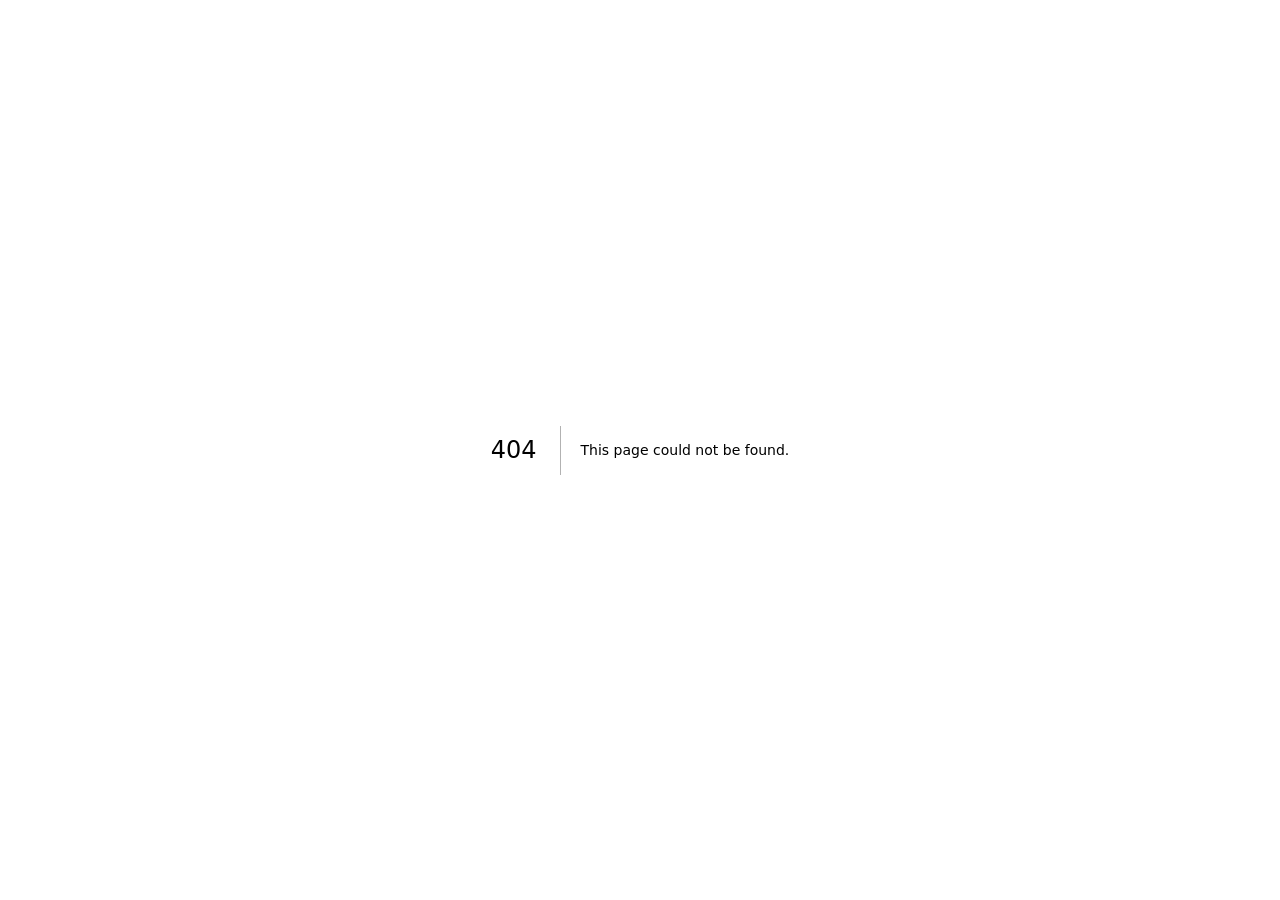
<file: 404/index.html>
<!DOCTYPE html><html lang="en" class="Y-BdPW_variable antialiased"><head><meta charSet="utf-8"/><meta name="viewport" content="width=device-width, initial-scale=1"/><link rel="stylesheet" href="/_next/static/chunks/0r4zgagh05_kl.css" data-precedence="next"/><link rel="preload" as="script" fetchPriority="low" href="/_next/static/chunks/1pcw6gskne7pf.js"/><script src="/_next/static/chunks/1wnov70f88xjy.js" async=""></script><script src="/_next/static/chunks/2pffymnt3iag4.js" async=""></script><script src="/_next/static/chunks/0c98xzjfks9hq.js" async=""></script><script src="/_next/static/chunks/turbopack-2u1d16houkiyo.js" async=""></script><script src="/_next/static/chunks/1u296n4ru9auy.js" async=""></script><meta name="robots" content="noindex"/><title>LokalSterne — AI for more reviews and more customers</title><meta name="description" content="Industry-ready review forms, branded QR codes and AI-assisted reviews that help local businesses get more Google and Trustpilot reviews."/><link rel="icon" href="/favicon.ico?favicon.117ezoe8m31dk.ico" sizes="48x48" type="image/x-icon"/><meta name="next-size-adjust" content=""/><title>404: This page could not be found.</title><script src="/_next/static/chunks/0cz1d0mv5g_q7.js" noModule=""></script><link rel="stylesheet" href="/i18n/i18n.css"/><script>try{if(/[?&]lang=de\b/.test(location.search)||(!/[?&]lang=en\b/.test(location.search)&&localStorage.getItem("ls-lang")==="de")){document.documentElement.classList.add("i18n-wait");setTimeout(function(){document.documentElement.classList.remove("i18n-wait")},2500)}}catch(e){}</script><script src="/i18n/i18n.js" defer></script></head><body class="min-h-dvh"><div hidden=""><!--$--><!--/$--></div><div style="font-family:system-ui,&quot;Segoe UI&quot;,Roboto,Helvetica,Arial,sans-serif,&quot;Apple Color Emoji&quot;,&quot;Segoe UI Emoji&quot;;height:100vh;text-align:center;display:flex;flex-direction:column;align-items:center;justify-content:center"><div><style>body{color:#000;background:#fff;margin:0}.next-error-h1{border-right:1px solid rgba(0,0,0,.3)}@media (prefers-color-scheme:dark){body{color:#fff;background:#000}.next-error-h1{border-right:1px solid rgba(255,255,255,.3)}}</style><h1 class="next-error-h1" style="display:inline-block;margin:0 20px 0 0;padding:0 23px 0 0;font-size:24px;font-weight:500;vertical-align:top;line-height:49px">404</h1><div style="display:inline-block"><h2 style="font-size:14px;font-weight:400;line-height:49px;margin:0">This page could not be found.</h2></div></div></div><!--$--><!--/$--><dialog aria-labelledby="callback-title" class="m-auto w-[calc(100%-24px)] max-w-[1088px] rounded-[32px] bg-white p-0 text-text backdrop:bg-ink/40 backdrop:backdrop-blur-sm open:animate-fade-up"><div class="flex max-h-[calc(100dvh-24px)] flex-col gap-[18px] overflow-y-auto p-4 md:p-6"><div class="flex items-center justify-between"><h2 id="callback-title" class="text-2xl leading-[1.2] font-semibold text-[#1a1a1a] md:text-[28px]">Request a callback</h2><button type="button" aria-label="Close" class="grid size-10 place-items-center rounded-full hover:bg-soft"><svg width="24" height="24" viewBox="0 0 24 24" fill="none" stroke="currentColor" stroke-width="2" stroke-linecap="round" aria-hidden="true"><path d="M18 6 6 18M6 6l12 12"></path></svg></button></div><div class="grid overflow-hidden rounded-3xl border border-[#e5e7eb] text-[#3c3e44] lg:grid-cols-[280px_1fr_280px]"><div class="flex flex-col gap-2 border-b border-[#e5e7eb] p-6 lg:border-r lg:border-b-0"><span class="grid size-6 place-items-center rounded-full bg-brand text-[10px] font-bold text-white" aria-hidden="true">VL</span><p class="pt-2 text-sm font-semibold text-[#6b7280]">Viktor Lavnejev</p><p class="pt-2 text-xl leading-7 font-semibold">15 min meeting</p><ul class="flex flex-col gap-4 pt-2 text-sm font-medium"><li class="flex items-center gap-2"><svg width="16" height="16" viewBox="0 0 24 24" fill="none" stroke="currentColor" stroke-width="2" aria-hidden="true"><circle cx="12" cy="12" r="9"></circle><path d="M12 7v5l3 2"></path></svg>30m</li><li class="flex items-center gap-2"><svg width="16" height="16" viewBox="0 0 24 24" fill="currentColor" aria-hidden="true"><rect x="2" y="5" width="20" height="14" rx="3"></rect><path d="M10 9.5v5l4-2.5z" fill="white"></path></svg>Cal Video</li><li class="flex items-center gap-2"><svg width="16" height="16" viewBox="0 0 24 24" fill="none" stroke="currentColor" stroke-width="2" aria-hidden="true"><circle cx="12" cy="12" r="9"></circle><path d="M3 12h18M12 3a14 14 0 0 1 0 18M12 3a14 14 0 0 0 0 18"></path></svg><label class="sr-only" for="callback-tz">Time zone</label><select id="callback-tz" class="cursor-pointer bg-transparent font-normal outline-none"><option value="Europe/Berlin" selected="">Europe · Berlin</option><option value="Europe/Kyiv">Europe · Kyiv</option><option value="Europe/Madrid">Europe · Madrid</option><option value="Europe/London">Europe · London</option><option value="Europe/Warsaw">Europe · Warsaw</option></select></li></ul></div><div class="border-b border-[#e5e7eb] px-4 py-3 md:px-5 lg:border-r lg:border-b-0"><div class="flex h-9 items-center justify-between"><p class="text-base"><span class="font-semibold text-[#070a0d]"></span> <span class="font-medium text-[#6b7280]"></span></p><div class="flex"><button type="button" aria-label="View previous month" disabled="" class="grid size-9 place-items-center rounded-[10px] opacity-70 hover:bg-soft disabled:opacity-30"><svg width="16" height="16" viewBox="0 0 24 24" fill="none" stroke="currentColor" stroke-width="2" aria-hidden="true"><path d="m15 18-6-6 6-6"></path></svg></button><button type="button" aria-label="View next month" class="grid size-9 place-items-center rounded-[10px] opacity-70 hover:bg-soft"><svg width="16" height="16" viewBox="0 0 24 24" fill="none" stroke="currentColor" stroke-width="2" aria-hidden="true"><path d="m9 18 6-6-6-6"></path></svg></button></div></div><div class="mt-1 grid grid-cols-7 gap-1 text-center"><span class="py-4 text-xs font-medium tracking-[0.1em] text-[#070a0d] uppercase">Sun</span><span class="py-4 text-xs font-medium tracking-[0.1em] text-[#070a0d] uppercase">Mon</span><span class="py-4 text-xs font-medium tracking-[0.1em] text-[#070a0d] uppercase">Tue</span><span class="py-4 text-xs font-medium tracking-[0.1em] text-[#070a0d] uppercase">Wed</span><span class="py-4 text-xs font-medium tracking-[0.1em] text-[#070a0d] uppercase">Thu</span><span class="py-4 text-xs font-medium tracking-[0.1em] text-[#070a0d] uppercase">Fri</span><span class="py-4 text-xs font-medium tracking-[0.1em] text-[#070a0d] uppercase">Sat</span></div></div><div class="px-4 py-3 md:px-5"><div class="flex h-8 items-center justify-between"><p><span class="font-semibold"></span> <span class="text-sm font-medium"></span></p><div role="radiogroup" aria-label="Time format" class="flex gap-0.5 rounded-[10px] bg-[#111]/[0.04] p-0.5 text-sm font-medium"><button type="button" role="radio" aria-checked="false" class="h-7 rounded-[10px] px-1.5 ">12h</button><button type="button" role="radio" aria-checked="true" class="h-7 rounded-[10px] px-1.5 border border-[#e5e7eb] bg-white shadow-sm">24h</button></div></div><div class="mt-3 flex flex-col gap-2 pb-4"><button type="button" class="flex h-9 items-center justify-center gap-2 rounded-[10px] border border-[#d1d5db] bg-white text-sm font-medium shadow-[0_2px_3px_rgb(0_0_0/0.03)] transition hover:border-[#292929]"><span class="size-2 rounded-full bg-[#00d492]"></span>14:30</button><button type="button" class="flex h-9 items-center justify-center gap-2 rounded-[10px] border border-[#d1d5db] bg-white text-sm font-medium shadow-[0_2px_3px_rgb(0_0_0/0.03)] transition hover:border-[#292929]"><span class="size-2 rounded-full bg-[#00d492]"></span>15:00</button><button type="button" class="flex h-9 items-center justify-center gap-2 rounded-[10px] border border-[#d1d5db] bg-white text-sm font-medium shadow-[0_2px_3px_rgb(0_0_0/0.03)] transition hover:border-[#292929]"><span class="size-2 rounded-full bg-[#00d492]"></span>15:30</button><button type="button" class="flex h-9 items-center justify-center gap-2 rounded-[10px] border border-[#d1d5db] bg-white text-sm font-medium shadow-[0_2px_3px_rgb(0_0_0/0.03)] transition hover:border-[#292929]"><span class="size-2 rounded-full bg-[#00d492]"></span>16:00</button><button type="button" class="flex h-9 items-center justify-center gap-2 rounded-[10px] border border-[#d1d5db] bg-white text-sm font-medium shadow-[0_2px_3px_rgb(0_0_0/0.03)] transition hover:border-[#292929]"><span class="size-2 rounded-full bg-[#00d492]"></span>16:30</button></div></div></div></div></dialog><script id="_R_">(globalThis["TURBOPACK"] || (globalThis["TURBOPACK"] = [])).push({"otherChunks":["static/chunks/1pcw6gskne7pf.js","static/chunks/1wnov70f88xjy.js","static/chunks/2pffymnt3iag4.js","static/chunks/0c98xzjfks9hq.js"],"runtimeModuleIds":[94553]});</script><script src="/_next/static/chunks/1pcw6gskne7pf.js" async=""></script><script>(self.__next_f=self.__next_f||[]).push([0])</script><script>self.__next_f.push([1,"1:\"$Sreact.fragment\"\n2:\"/_next/static/chunks/1u296n4ru9auy.js\"\n3:I[39756,[\"$2\"],\"default\"]\n4:I[37457,[\"$2\"],\"default\"]\n5:I[56439,[\"$2\"],\"CallbackDialog\"]\n9:I[97367,[\"$2\"],\"OutletBoundary\"]\na:\"$Sreact.suspense\"\nc:\"ViewportBoundary\"\nd:I[97367,[\"$2\"],\"$c\"]\nf:\"MetadataBoundary\"\n10:I[97367,[\"$2\"],\"$f\"]\n12:I[68027,[\"$2\"],\"default\",1]\n:HL[\"/_next/static/chunks/0r4zgagh05_kl.css\",\"style\"]\n7:X\n8:[[\"children\",{\"s\":\"__PAGE__\",\"h\":512,\"d\":{\"r\":[\"$\",\"$1\",\"c\",{\"children\":[[[\"$\",\"title\",null,{\"children\":\"404: This page could not be found.\"}],[\"$\",\"div\",null,{\"style\":\"$0:t:t:d:r:props:children:1:props:children:props:children:0:props:notFound:0:1:props:style\",\"children\":[\"$\",\"div\",null,{\"children\":[[\"$\",\"style\",null,{\"dangerouslySetInnerHTML\":{\"__html\":\"body{color:#000;background:#fff;margin:0}.next-error-h1{border-right:1px solid rgba(0,0,0,.3)}@media (prefers-color-scheme:dark){body{color:#fff;background:#000}.next-error-h1{border-right:1px solid rgba(255,255,255,.3)}}\"}}],[\"$\",\"h1\",null,{\"className\":\"next-error-h1\",\"style\":\"$0:t:t:d:r:props:children:1:props:children:props:children:0:props:notFound:0:1:props:children:props:children:1:props:style\",\"children\":404}],[\"$\",\"div\",null,{\"style\":\"$0:t:t:d:r:props:children:1:props:children:props:children:0:props:notFound:0:1:props:children:props:children:2:props:style\",\"children\":[\"$\",\"h2\",null,{\"style\":\"$0:t:t:d:r:props:children:1:props:children:props:children:0:props:notFound:0:1:props:children:props:children:2:props:children:props:style\",\"children\":\"This page could not be found.\"}]}]]}]}]],null,[\"$\",\"$L9\",null,{\"children\":[\"$\",\"$a\",null,{\"name\":\"Next.MetadataOutlet\",\"children\":\"$@b\"}]}]]}],\"p\":false,\"v\":null}}]]\n6:[[\"children\",{\"s\":\"/_not-found\",\"h\":512,\"d\":{\"r\":[\"$\",\"$1\",\"c\",{\"children\":[null,[\"$\",\"$L3\",null,{\"parallelRouterKey\":\"children\",\"error\":\"$undefined\",\"errorStyles\":\"$undefined\",\"errorScripts\":\"$undefined\",\"template\":[\"$\",\"$L4\",null,{}],\"templateStyles\":\"$undefined\",\"templateScripts\":\"$undefined\",\"notFound\":\"$undefined\",\"forbidden\":\"$undefined\",\"unauthorized\":\"$undefined\"}]]}],\"p\":false,\"v\":\"$7\"},\"c\":\"$Q8\"}]]\n0:{\"P\":null,\"c\":[\"\",\"_not-found\",\"\"],\"q\":\"\",\"i\":false,\"t\":{\"t\":{\"s\":\"\",\"h\":528,\"d\":{\"r\":[\"$\",\"$1\",\"c\",{\"children\":[[[\"$\",\"link\",\"0\",{\"rel\":\"stylesheet\",\"href\":\"/_next/static/chunks/0r4zgagh05_kl.css\",\"precedence\":\"next\",\"crossOrigin\":\"$undefined\",\"nonce\":\"$undefined\"}],[\"$\",\"script\",\"script-0\",{\"src\":\"/_next/static/chunks/1u296n4ru9auy.js\",\"async\":true,\"nonce\":\"$undefined\"}]],[\"$\",\"html\",null,{\"lang\":\"en\",\"className\":\"Y-BdPW_variable antialiased\",\"children\":[\"$\",\"body\",null,{\"className\":\"min-h-dvh\",\"children\":[[\"$\",\"$L3\",null,{\"parallelRouterKey\":\"children\",\"error\":\"$undefined\",\"errorStyles\":\"$undefined\",\"errorScripts\":\"$undefined\",\"template\":[\"$\",\"$L4\",null,{}],\"templateStyles\":\"$undefined\",\"templateScripts\":\"$undefined\",\"notFound\":[[[\"$\",\"title\",null,{\"children\":\"404: This page could not be found.\"}],[\"$\",\"div\",null,{\"style\":{\"fontFamily\":\"system-ui,\\\"Segoe UI\\\",Roboto,Helvetica,Arial,sans-serif,\\\"Apple Color Emoji\\\",\\\"Segoe UI Emoji\\\"\",\"height\":\"100vh\",\"textAlign\":\"center\",\"display\":\"flex\",\"flexDirection\":\"column\",\"alignItems\":\"center\",\"justifyContent\":\"center\"},\"children\":[\"$\",\"div\",null,{\"children\":[[\"$\",\"style\",null,{\"dangerouslySetInnerHTML\":{\"__html\":\"body{color:#000;background:#fff;margin:0}.next-error-h1{border-right:1px solid rgba(0,0,0,.3)}@media (prefers-color-scheme:dark){body{color:#fff;background:#000}.next-error-h1{border-right:1px solid rgba(255,255,255,.3)}}\"}}],[\"$\",\"h1\",null,{\"className\":\"next-error-h1\",\"style\":{\"display\":\"inline-block\",\"margin\":\"0 20px 0 0\",\"padding\":\"0 23px 0 0\",\"fontSize\":24,\"fontWeight\":500,\"verticalAlign\":\"top\",\"lineHeight\":\"49px\"},\"children\":404}],[\"$\",\"div\",null,{\"style\":{\"display\":\"inline-block\"},\"children\":[\"$\",\"h2\",null,{\"style\":{\"fontSize\":14,\"fontWeight\":400,\"lineHeight\":\"49px\",\"margin\":0},\"children\":\"This page could not be found.\"}]}]]}]}]],[]],\"forbidden\":\"$undefined\",\"unauthorized\":\"$undefined\"}],[\"$\",\"$L5\",null,{}]]}]}]]}],\"p\":false,\"v\":null},\"c\":\"$Q6\"},\"h\":{\"r\":[\"$\",\"$1\",\"h\",{\"children\":[[\"$\",\"meta\",null,{\"name\":\"robots\",\"content\":\"noindex\"}],[\"$\",\"$Ld\",null,{\"children\":\"$Le\"}],[\"$\",\"$L10\",null,{\"children\":[[\"$\",\"div\",null,{\"hidden\":true,\"children\":[\"$\",\"$a\",null,{\"name\":\"Next.Metadata\",\"children\":\"$L11\"}]}],null]}],[\"$\",\"meta\",null,{\"name\":\"next-size-adjust\",\"content\":\"\"}]]}],\"p\":false,\"v\":null}},\"m\":\"$undefined\",\"G\":[\"$12\",[[\"$\",\"link\",\"0\",{\"rel\":\"stylesheet\",\"href\":\"/_next/static/chunks/0r4zgagh05_kl.css\",\"precedence\":\"next\",\"crossOrigin\":\"$undefined\",\"nonce\":\"$undefined\"}]]],\"S\":true,\"r\":\"$undefined\",\"s\":\"$undefined\",\"a\":\"$undefined\",\"l\":\"$undefined\",\"p\":\"$undefined\",\"d\":\"$undefined\",\"b\":\"rfWTT-SjyJNkhnlg9wgu7\"}\n7:C\ne:[[\"$\",\"meta\",\"0\",{\"charSet\":\"utf-8\"}],[\"$\",\"meta\",\"1\",{\"name\":\"viewport\",\"content\":\"width=device-width, initial-scale=1\"}]]\n13:I[27201,[\"$2\"],\"IconMark\"]\nb:null\n11:[[\"$\",\"title\",\"0\",{\"children\":\"LokalSterne — AI for more reviews and more customers\"}],[\"$\",\"meta\",\"1\",{\"name\":\"description\",\"content\":\"Industry-ready review forms, branded QR codes and AI-assisted reviews that help local businesses get more Google and Trustpilot reviews.\"}],[\"$\",\"link\",\"2\",{\"rel\":\"icon\",\"href\":\"/favicon.ico?favicon.117ezoe8m31dk.ico\",\"sizes\":\"48x48\",\"type\":\"image/x-icon\"}],[\"$\",\"$L13\",\"3\",{}]]\n"])</script></body></html>
</file>
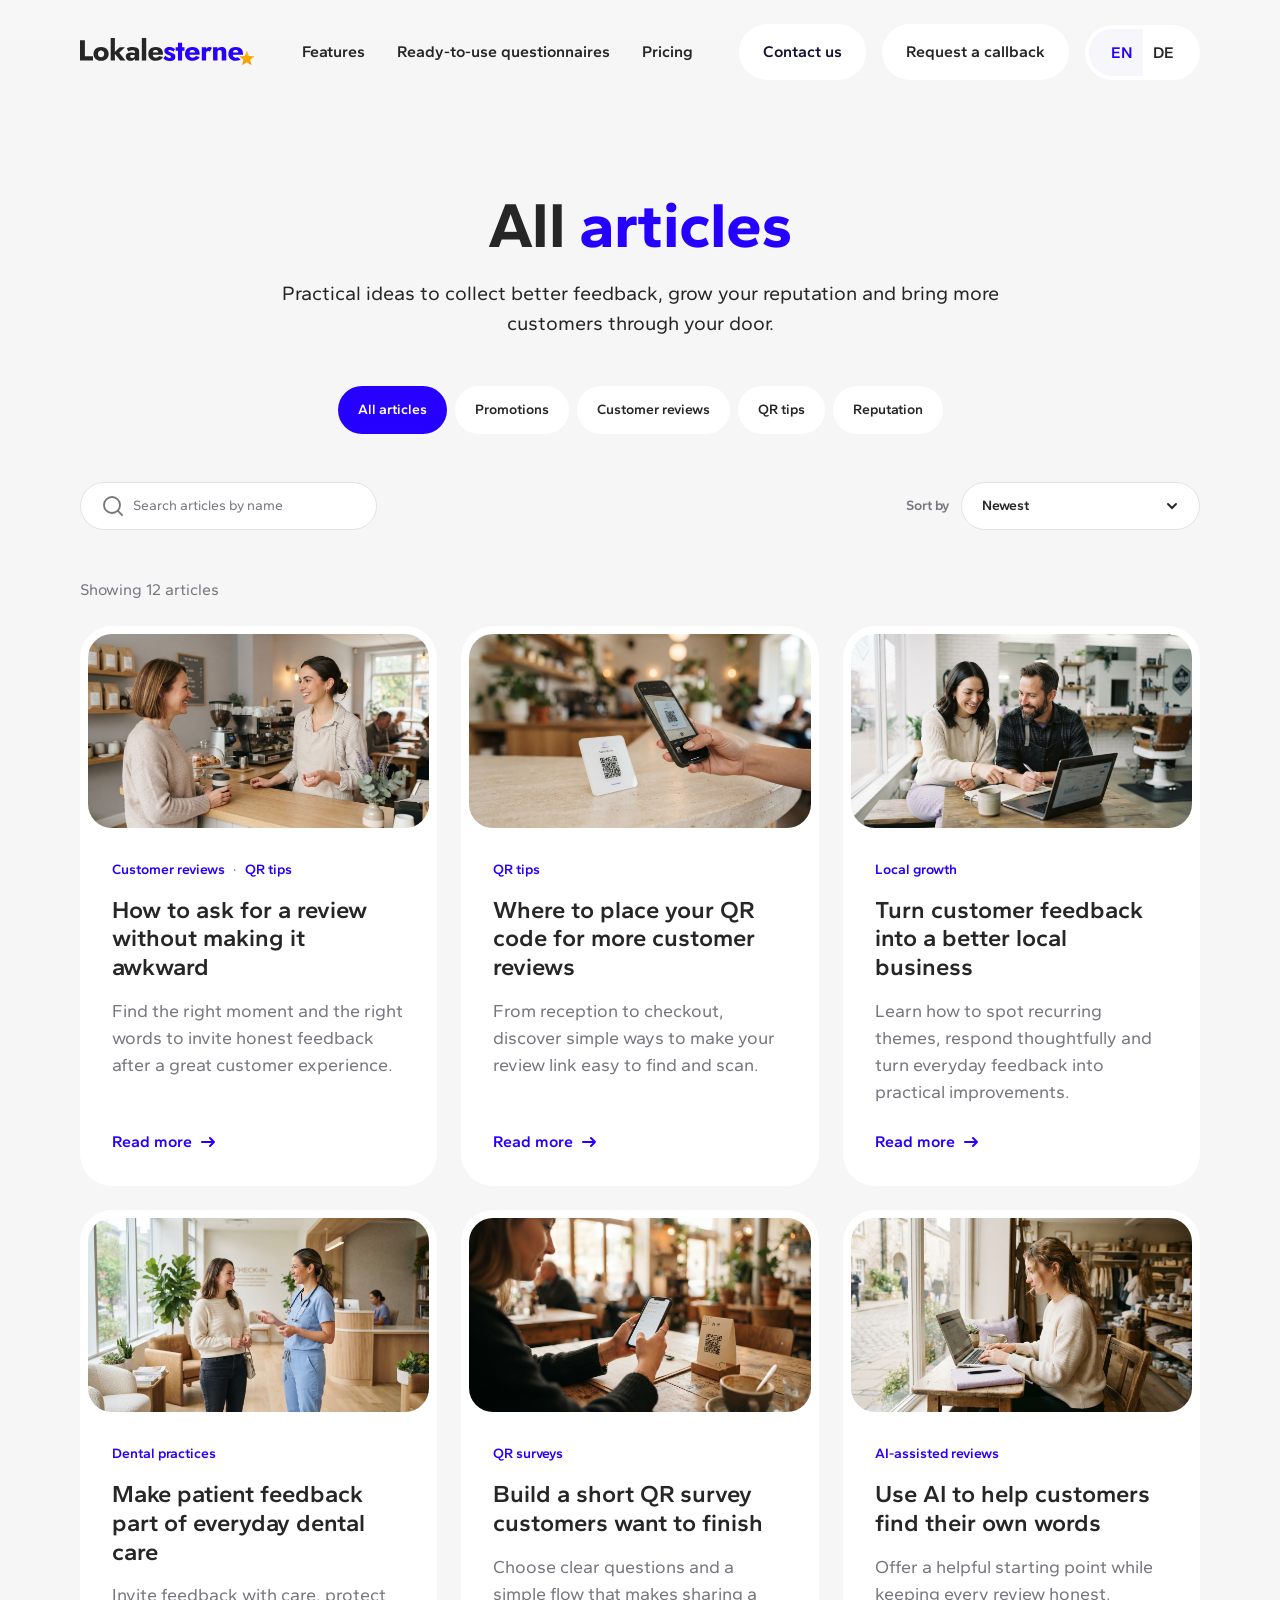
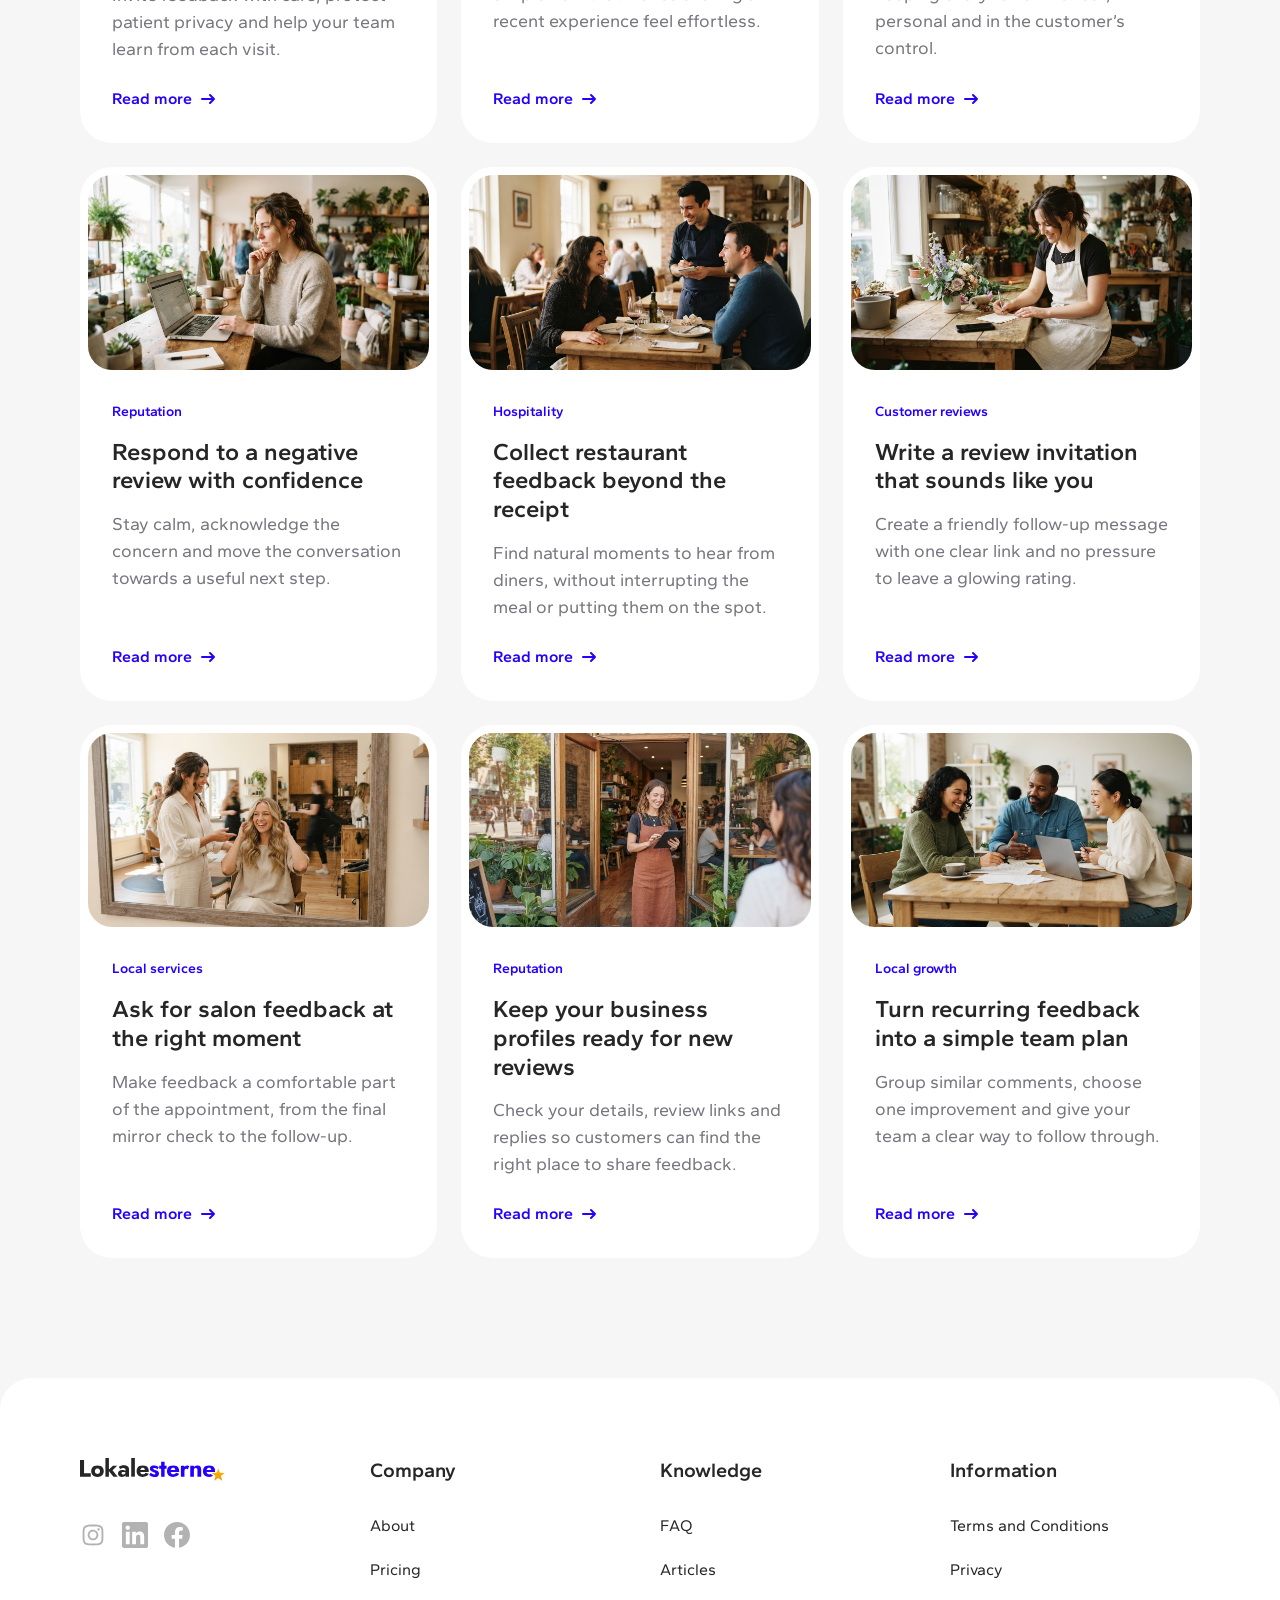
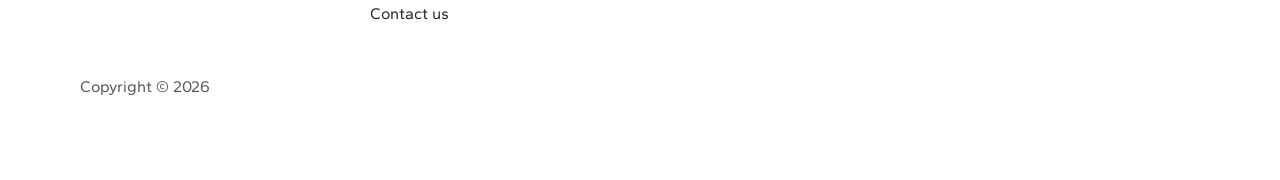
<file: articles/index.html>
<!DOCTYPE html><html lang="en" class="Y-BdPW_variable antialiased"><head><meta charSet="utf-8"/><meta name="viewport" content="width=device-width, initial-scale=1"/><link rel="preload" href="/_next/static/media/gantari_latin_ext_wght_normal-s.p.31bj7ertwudtd.woff2" as="font" crossorigin="" type="font/woff2"/><link rel="preload" href="/_next/static/media/gantari_latin_wght_normal-s.p.35v3p_kus6v_b.woff2" as="font" crossorigin="" type="font/woff2"/><link rel="preload" href="/brand/logo.svg" as="image"/><link rel="preload" as="image" href="/icons/arrow-small.svg"/><link rel="preload" href="/icons/instagram.svg" as="image"/><link rel="preload" href="/icons/linkedin.svg" as="image"/><link rel="preload" href="/icons/facebook.svg" as="image"/><link rel="stylesheet" href="/_next/static/chunks/0r4zgagh05_kl.css" data-precedence="next"/><link rel="preload" as="script" fetchPriority="low" href="/_next/static/chunks/1pcw6gskne7pf.js"/><script src="/_next/static/chunks/1wnov70f88xjy.js" async=""></script><script src="/_next/static/chunks/2pffymnt3iag4.js" async=""></script><script src="/_next/static/chunks/0c98xzjfks9hq.js" async=""></script><script src="/_next/static/chunks/turbopack-2u1d16houkiyo.js" async=""></script><script src="/_next/static/chunks/1u296n4ru9auy.js" async=""></script><script src="/_next/static/chunks/11imd5qjhmqzq.js" async=""></script><script src="/_next/static/chunks/2dh63m_lshd26.js" async=""></script><title>All articles — LokalSterne</title><meta name="description" content="Practical ideas to collect better feedback, grow your reputation and bring more customers through your door."/><link rel="icon" href="/favicon.ico?favicon.117ezoe8m31dk.ico" sizes="48x48" type="image/x-icon"/><meta name="next-size-adjust" content=""/><script src="/_next/static/chunks/0cz1d0mv5g_q7.js" noModule=""></script><link rel="stylesheet" href="/contact/contact-modal.css"/><link rel="stylesheet" href="/i18n/i18n.css"/><script>try{if(/[?&]lang=de\b/.test(location.search)||(!/[?&]lang=en\b/.test(location.search)&&localStorage.getItem("ls-lang")==="de")){document.documentElement.classList.add("i18n-wait");setTimeout(function(){document.documentElement.classList.remove("i18n-wait")},2500)}}catch(e){}</script><script src="/i18n/i18n.js" defer></script></head><body class="min-h-dvh"><div hidden=""><!--$--><!--/$--></div><header class="fixed inset-x-0 top-0 z-50 transition-[background,box-shadow] duration-300 bg-gradient-to-b from-page to-page/0"><div class="mx-auto flex h-[72px] max-w-[1440px] items-center justify-between px-4 sm:px-8 lg:h-[116px] xl:px-20"><a aria-label="LokalSterne — home" class="shrink-0" href="/"><img src="/brand/logo.svg" alt="LokalSterne" width="175" height="29" class="h-6 w-auto lg:h-[29px]"/></a><nav aria-label="Main" class="hidden items-center gap-8 lg:flex"><a href="/#features" class="text-base font-semibold text-text transition hover:text-brand">Features</a><a href="/#questionnaires" class="text-base font-semibold text-text transition hover:text-brand">Ready-to-use questionnaires</a><a href="/#pricing" class="text-base font-semibold text-text transition hover:text-brand">Pricing</a></nav><div class="hidden items-center gap-4 lg:flex"><a class="inline-flex items-center justify-center gap-1.5 rounded-full font-semibold text-base whitespace-nowrap transition focus-visible:outline-2 focus-visible:outline-offset-2 focus-visible:outline-brand bg-white text-ink hover:bg-soft h-14 px-6 " href="#contact-form">Contact us</a><a class="inline-flex items-center justify-center gap-1.5 rounded-full font-semibold text-base whitespace-nowrap transition focus-visible:outline-2 focus-visible:outline-offset-2 focus-visible:outline-brand bg-white text-ink hover:bg-soft h-14 px-6 !text-text" href="#callback">Request a callback</a></div><button type="button" class="grid size-11 place-items-center rounded-full bg-white lg:hidden" aria-label="Open menu" aria-expanded="false" aria-controls="mobile-menu"><span class="relative block h-3 w-5"><span class="absolute left-0 h-0.5 w-5 rounded bg-ink transition top-0"></span><span class="absolute left-0 top-[5px] h-0.5 w-5 rounded bg-ink transition "></span><span class="absolute left-0 h-0.5 w-5 rounded bg-ink transition top-[10px]"></span></span></button></div><div id="mobile-menu" hidden="" class="border-t border-line bg-page px-4 pb-6 sm:px-8 lg:hidden"><nav aria-label="Mobile" class="flex flex-col py-2"><a href="/#features" class="py-3 text-lg font-semibold text-text">Features</a><a href="/#questionnaires" class="py-3 text-lg font-semibold text-text">Ready-to-use questionnaires</a><a href="/#pricing" class="py-3 text-lg font-semibold text-text">Pricing</a></nav><div class="flex flex-col gap-3"><a class="inline-flex items-center justify-center gap-1.5 rounded-full font-semibold text-base whitespace-nowrap transition focus-visible:outline-2 focus-visible:outline-offset-2 focus-visible:outline-brand bg-brand-glow text-white shadow-[0_4px_12px_rgb(38_0_255/0.25)] hover:brightness-110 active:brightness-95 h-16 px-6 " href="#contact-form">Contact us</a><a class="inline-flex items-center justify-center gap-1.5 rounded-full font-semibold text-base whitespace-nowrap transition focus-visible:outline-2 focus-visible:outline-offset-2 focus-visible:outline-brand border-2 border-brand text-brand hover:bg-brand hover:text-white h-16 px-6 " href="#callback">Request a callback</a></div></div></header><main class="pt-[120px] pb-20 lg:pt-[188px] lg:pb-[120px]"><div class="mx-auto w-full max-w-[1440px] px-4 sm:px-8 xl:px-20 flex flex-col gap-12"><div class="mx-auto flex max-w-[800px] flex-col items-center gap-4 text-center"><h1 class="text-[44px] leading-[1.15] font-bold tracking-[-0.8px] md:text-[64px]">All <span class="text-brand">articles</span></h1><p class="text-lg leading-[1.5] md:text-xl md:leading-[30px]">Practical ideas to collect better feedback, grow your reputation and bring more customers through your door.</p></div><div class="flex flex-col gap-12"><div role="group" aria-label="Filter by topic" class="-mx-4 flex gap-2 overflow-x-auto px-4 [scrollbar-width:none] sm:mx-0 sm:flex-wrap sm:justify-center sm:px-0"><button type="button" aria-pressed="true" class="h-12 shrink-0 rounded-full px-5 text-sm font-semibold transition bg-brand text-white">All articles</button><button type="button" aria-pressed="false" class="h-12 shrink-0 rounded-full px-5 text-sm font-semibold transition bg-white text-text hover:text-brand">Promotions</button><button type="button" aria-pressed="false" class="h-12 shrink-0 rounded-full px-5 text-sm font-semibold transition bg-white text-text hover:text-brand">Customer reviews</button><button type="button" aria-pressed="false" class="h-12 shrink-0 rounded-full px-5 text-sm font-semibold transition bg-white text-text hover:text-brand">QR tips</button><button type="button" aria-pressed="false" class="h-12 shrink-0 rounded-full px-5 text-sm font-semibold transition bg-white text-text hover:text-brand">Reputation</button></div><div class="flex flex-col gap-3 sm:flex-row sm:items-center sm:justify-between"><label class="flex h-12 w-full items-center gap-2 rounded-full border border-[#e4e1eb] bg-white px-5 focus-within:border-brand sm:w-[297px]"><span aria-hidden="true" class="icon text-muted" style="width:24px;height:24px;--icon:url(/icons/search.svg)"></span><span class="sr-only">Search articles by name</span><input type="search" placeholder="Search articles by name" class="w-full bg-transparent text-sm outline-none placeholder:text-muted" value=""/></label><label class="flex items-center gap-3"><span class="shrink-0 text-sm font-semibold text-muted">Sort by</span><span class="relative w-full sm:w-[239px]"><select class="h-12 w-full cursor-pointer appearance-none rounded-full border border-[#e4e1eb] bg-white pr-12 pl-5 text-sm font-semibold outline-none focus:border-brand"><option value="newest" selected="">Newest</option><option value="oldest">Oldest</option><option value="az">A–Z</option></select><span aria-hidden="true" class="icon pointer-events-none absolute top-4 right-5 text-text" style="width:16px;height:16px;--icon:url(/icons/chevron-down.svg)"></span></span></label></div><div id="results" class="flex scroll-mt-32 flex-col gap-6"><p class="text-base text-muted" aria-live="polite">Showing <!-- -->12<!-- --> <!-- -->articles</p><div class="grid gap-6 md:grid-cols-2 lg:grid-cols-3"><article class="group relative flex flex-col gap-2 rounded-[32px] bg-white p-2"><div class="relative aspect-[394/224] overflow-hidden rounded-3xl"><img alt="" loading="lazy" decoding="async" data-nimg="fill" class="object-cover transition duration-500 group-hover:scale-105" style="position:absolute;height:100%;width:100%;left:0;top:0;right:0;bottom:0;color:transparent" src="/articles/article-1.jpg"/></div><div class="flex flex-1 flex-col gap-4 p-6"><p class="flex flex-wrap items-center gap-2 text-sm font-semibold text-brand"><span class="flex items-center gap-2">Customer reviews</span><span class="flex items-center gap-2"><span aria-hidden="true" class="font-normal">·</span>QR tips</span></p><h3 class="text-2xl leading-[1.2] font-semibold"><a href="/articles/ask-for-a-review-without-awkwardness" class="after:absolute after:inset-0 after:rounded-[32px] focus-visible:outline-none">How to ask for a review without making it awkward</a></h3><p class="flex-1 text-lg leading-[1.5] text-muted">Find the right moment and the right words to invite honest feedback after a great customer experience.</p><span class="inline-flex items-center gap-1 pt-2 text-base font-semibold text-brand transition-[gap] group-hover:gap-2">Read more<img src="/icons/arrow-small.svg" alt="" class="size-6"/></span></div></article><article class="group relative flex flex-col gap-2 rounded-[32px] bg-white p-2"><div class="relative aspect-[394/224] overflow-hidden rounded-3xl"><img alt="" loading="lazy" decoding="async" data-nimg="fill" class="object-cover transition duration-500 group-hover:scale-105" style="position:absolute;height:100%;width:100%;left:0;top:0;right:0;bottom:0;color:transparent" src="/articles/article-2.jpg"/></div><div class="flex flex-1 flex-col gap-4 p-6"><p class="flex flex-wrap items-center gap-2 text-sm font-semibold text-brand"><span class="flex items-center gap-2">QR tips</span></p><h3 class="text-2xl leading-[1.2] font-semibold"><a href="/articles/ask-for-a-review-without-awkwardness" class="after:absolute after:inset-0 after:rounded-[32px] focus-visible:outline-none">Where to place your QR code for more customer reviews</a></h3><p class="flex-1 text-lg leading-[1.5] text-muted">From reception to checkout, discover simple ways to make your review link easy to find and scan.</p><span class="inline-flex items-center gap-1 pt-2 text-base font-semibold text-brand transition-[gap] group-hover:gap-2">Read more<img src="/icons/arrow-small.svg" alt="" class="size-6"/></span></div></article><article class="group relative flex flex-col gap-2 rounded-[32px] bg-white p-2"><div class="relative aspect-[394/224] overflow-hidden rounded-3xl"><img alt="" loading="lazy" decoding="async" data-nimg="fill" class="object-cover transition duration-500 group-hover:scale-105" style="position:absolute;height:100%;width:100%;left:0;top:0;right:0;bottom:0;color:transparent" src="/articles/article-3.jpg"/></div><div class="flex flex-1 flex-col gap-4 p-6"><p class="flex flex-wrap items-center gap-2 text-sm font-semibold text-brand"><span class="flex items-center gap-2">Local growth</span></p><h3 class="text-2xl leading-[1.2] font-semibold"><a href="/articles/ask-for-a-review-without-awkwardness" class="after:absolute after:inset-0 after:rounded-[32px] focus-visible:outline-none">Turn customer feedback into a better local business</a></h3><p class="flex-1 text-lg leading-[1.5] text-muted">Learn how to spot recurring themes, respond thoughtfully and turn everyday feedback into practical improvements.</p><span class="inline-flex items-center gap-1 pt-2 text-base font-semibold text-brand transition-[gap] group-hover:gap-2">Read more<img src="/icons/arrow-small.svg" alt="" class="size-6"/></span></div></article><article class="group relative flex flex-col gap-2 rounded-[32px] bg-white p-2"><div class="relative aspect-[394/224] overflow-hidden rounded-3xl"><img alt="" loading="lazy" decoding="async" data-nimg="fill" class="object-cover transition duration-500 group-hover:scale-105" style="position:absolute;height:100%;width:100%;left:0;top:0;right:0;bottom:0;color:transparent" src="/articles/article-4.jpg"/></div><div class="flex flex-1 flex-col gap-4 p-6"><p class="flex flex-wrap items-center gap-2 text-sm font-semibold text-brand"><span class="flex items-center gap-2">Dental practices</span></p><h3 class="text-2xl leading-[1.2] font-semibold"><a href="/articles/ask-for-a-review-without-awkwardness" class="after:absolute after:inset-0 after:rounded-[32px] focus-visible:outline-none">Make patient feedback part of everyday dental care</a></h3><p class="flex-1 text-lg leading-[1.5] text-muted">Invite feedback with care, protect patient privacy and help your team learn from each visit.</p><span class="inline-flex items-center gap-1 pt-2 text-base font-semibold text-brand transition-[gap] group-hover:gap-2">Read more<img src="/icons/arrow-small.svg" alt="" class="size-6"/></span></div></article><article class="group relative flex flex-col gap-2 rounded-[32px] bg-white p-2"><div class="relative aspect-[394/224] overflow-hidden rounded-3xl"><img alt="" loading="lazy" decoding="async" data-nimg="fill" class="object-cover transition duration-500 group-hover:scale-105" style="position:absolute;height:100%;width:100%;left:0;top:0;right:0;bottom:0;color:transparent" src="/articles/article-5.jpg"/></div><div class="flex flex-1 flex-col gap-4 p-6"><p class="flex flex-wrap items-center gap-2 text-sm font-semibold text-brand"><span class="flex items-center gap-2">QR surveys</span></p><h3 class="text-2xl leading-[1.2] font-semibold"><a href="/articles/ask-for-a-review-without-awkwardness" class="after:absolute after:inset-0 after:rounded-[32px] focus-visible:outline-none">Build a short QR survey customers want to finish</a></h3><p class="flex-1 text-lg leading-[1.5] text-muted">Choose clear questions and a simple flow that makes sharing a recent experience feel effortless.</p><span class="inline-flex items-center gap-1 pt-2 text-base font-semibold text-brand transition-[gap] group-hover:gap-2">Read more<img src="/icons/arrow-small.svg" alt="" class="size-6"/></span></div></article><article class="group relative flex flex-col gap-2 rounded-[32px] bg-white p-2"><div class="relative aspect-[394/224] overflow-hidden rounded-3xl"><img alt="" loading="lazy" decoding="async" data-nimg="fill" class="object-cover transition duration-500 group-hover:scale-105" style="position:absolute;height:100%;width:100%;left:0;top:0;right:0;bottom:0;color:transparent" src="/articles/article-6.jpg"/></div><div class="flex flex-1 flex-col gap-4 p-6"><p class="flex flex-wrap items-center gap-2 text-sm font-semibold text-brand"><span class="flex items-center gap-2">AI-assisted reviews</span></p><h3 class="text-2xl leading-[1.2] font-semibold"><a href="/articles/ask-for-a-review-without-awkwardness" class="after:absolute after:inset-0 after:rounded-[32px] focus-visible:outline-none">Use AI to help customers find their own words</a></h3><p class="flex-1 text-lg leading-[1.5] text-muted">Offer a helpful starting point while keeping every review honest, personal and in the customer’s control.</p><span class="inline-flex items-center gap-1 pt-2 text-base font-semibold text-brand transition-[gap] group-hover:gap-2">Read more<img src="/icons/arrow-small.svg" alt="" class="size-6"/></span></div></article><article class="group relative flex flex-col gap-2 rounded-[32px] bg-white p-2"><div class="relative aspect-[394/224] overflow-hidden rounded-3xl"><img alt="" loading="lazy" decoding="async" data-nimg="fill" class="object-cover transition duration-500 group-hover:scale-105" style="position:absolute;height:100%;width:100%;left:0;top:0;right:0;bottom:0;color:transparent" src="/articles/article-7.jpg"/></div><div class="flex flex-1 flex-col gap-4 p-6"><p class="flex flex-wrap items-center gap-2 text-sm font-semibold text-brand"><span class="flex items-center gap-2">Reputation</span></p><h3 class="text-2xl leading-[1.2] font-semibold"><a href="/articles/ask-for-a-review-without-awkwardness" class="after:absolute after:inset-0 after:rounded-[32px] focus-visible:outline-none">Respond to a negative review with confidence</a></h3><p class="flex-1 text-lg leading-[1.5] text-muted">Stay calm, acknowledge the concern and move the conversation towards a useful next step.</p><span class="inline-flex items-center gap-1 pt-2 text-base font-semibold text-brand transition-[gap] group-hover:gap-2">Read more<img src="/icons/arrow-small.svg" alt="" class="size-6"/></span></div></article><article class="group relative flex flex-col gap-2 rounded-[32px] bg-white p-2"><div class="relative aspect-[394/224] overflow-hidden rounded-3xl"><img alt="" loading="lazy" decoding="async" data-nimg="fill" class="object-cover transition duration-500 group-hover:scale-105" style="position:absolute;height:100%;width:100%;left:0;top:0;right:0;bottom:0;color:transparent" src="/articles/article-8.jpg"/></div><div class="flex flex-1 flex-col gap-4 p-6"><p class="flex flex-wrap items-center gap-2 text-sm font-semibold text-brand"><span class="flex items-center gap-2">Hospitality</span></p><h3 class="text-2xl leading-[1.2] font-semibold"><a href="/articles/ask-for-a-review-without-awkwardness" class="after:absolute after:inset-0 after:rounded-[32px] focus-visible:outline-none">Collect restaurant feedback beyond the receipt</a></h3><p class="flex-1 text-lg leading-[1.5] text-muted">Find natural moments to hear from diners, without interrupting the meal or putting them on the spot.</p><span class="inline-flex items-center gap-1 pt-2 text-base font-semibold text-brand transition-[gap] group-hover:gap-2">Read more<img src="/icons/arrow-small.svg" alt="" class="size-6"/></span></div></article><article class="group relative flex flex-col gap-2 rounded-[32px] bg-white p-2"><div class="relative aspect-[394/224] overflow-hidden rounded-3xl"><img alt="" loading="lazy" decoding="async" data-nimg="fill" class="object-cover transition duration-500 group-hover:scale-105" style="position:absolute;height:100%;width:100%;left:0;top:0;right:0;bottom:0;color:transparent" src="/articles/article-9.jpg"/></div><div class="flex flex-1 flex-col gap-4 p-6"><p class="flex flex-wrap items-center gap-2 text-sm font-semibold text-brand"><span class="flex items-center gap-2">Customer reviews</span></p><h3 class="text-2xl leading-[1.2] font-semibold"><a href="/articles/ask-for-a-review-without-awkwardness" class="after:absolute after:inset-0 after:rounded-[32px] focus-visible:outline-none">Write a review invitation that sounds like you</a></h3><p class="flex-1 text-lg leading-[1.5] text-muted">Create a friendly follow-up message with one clear link and no pressure to leave a glowing rating.</p><span class="inline-flex items-center gap-1 pt-2 text-base font-semibold text-brand transition-[gap] group-hover:gap-2">Read more<img src="/icons/arrow-small.svg" alt="" class="size-6"/></span></div></article><article class="group relative flex flex-col gap-2 rounded-[32px] bg-white p-2"><div class="relative aspect-[394/224] overflow-hidden rounded-3xl"><img alt="" loading="lazy" decoding="async" data-nimg="fill" class="object-cover transition duration-500 group-hover:scale-105" style="position:absolute;height:100%;width:100%;left:0;top:0;right:0;bottom:0;color:transparent" src="/articles/article-10.jpg"/></div><div class="flex flex-1 flex-col gap-4 p-6"><p class="flex flex-wrap items-center gap-2 text-sm font-semibold text-brand"><span class="flex items-center gap-2">Local services</span></p><h3 class="text-2xl leading-[1.2] font-semibold"><a href="/articles/ask-for-a-review-without-awkwardness" class="after:absolute after:inset-0 after:rounded-[32px] focus-visible:outline-none">Ask for salon feedback at the right moment</a></h3><p class="flex-1 text-lg leading-[1.5] text-muted">Make feedback a comfortable part of the appointment, from the final mirror check to the follow-up.</p><span class="inline-flex items-center gap-1 pt-2 text-base font-semibold text-brand transition-[gap] group-hover:gap-2">Read more<img src="/icons/arrow-small.svg" alt="" class="size-6"/></span></div></article><article class="group relative flex flex-col gap-2 rounded-[32px] bg-white p-2"><div class="relative aspect-[394/224] overflow-hidden rounded-3xl"><img alt="" loading="lazy" decoding="async" data-nimg="fill" class="object-cover transition duration-500 group-hover:scale-105" style="position:absolute;height:100%;width:100%;left:0;top:0;right:0;bottom:0;color:transparent" src="/articles/article-11.jpg"/></div><div class="flex flex-1 flex-col gap-4 p-6"><p class="flex flex-wrap items-center gap-2 text-sm font-semibold text-brand"><span class="flex items-center gap-2">Reputation</span></p><h3 class="text-2xl leading-[1.2] font-semibold"><a href="/articles/ask-for-a-review-without-awkwardness" class="after:absolute after:inset-0 after:rounded-[32px] focus-visible:outline-none">Keep your business profiles ready for new reviews</a></h3><p class="flex-1 text-lg leading-[1.5] text-muted">Check your details, review links and replies so customers can find the right place to share feedback.</p><span class="inline-flex items-center gap-1 pt-2 text-base font-semibold text-brand transition-[gap] group-hover:gap-2">Read more<img src="/icons/arrow-small.svg" alt="" class="size-6"/></span></div></article><article class="group relative flex flex-col gap-2 rounded-[32px] bg-white p-2"><div class="relative aspect-[394/224] overflow-hidden rounded-3xl"><img alt="" loading="lazy" decoding="async" data-nimg="fill" class="object-cover transition duration-500 group-hover:scale-105" style="position:absolute;height:100%;width:100%;left:0;top:0;right:0;bottom:0;color:transparent" src="/articles/article-12.jpg"/></div><div class="flex flex-1 flex-col gap-4 p-6"><p class="flex flex-wrap items-center gap-2 text-sm font-semibold text-brand"><span class="flex items-center gap-2">Local growth</span></p><h3 class="text-2xl leading-[1.2] font-semibold"><a href="/articles/ask-for-a-review-without-awkwardness" class="after:absolute after:inset-0 after:rounded-[32px] focus-visible:outline-none">Turn recurring feedback into a simple team plan</a></h3><p class="flex-1 text-lg leading-[1.5] text-muted">Group similar comments, choose one improvement and give your team a clear way to follow through.</p><span class="inline-flex items-center gap-1 pt-2 text-base font-semibold text-brand transition-[gap] group-hover:gap-2">Read more<img src="/icons/arrow-small.svg" alt="" class="size-6"/></span></div></article></div></div></div></div></main><footer id="contact" class="rounded-t-[32px] bg-white py-12 md:py-20"><div class="mx-auto w-full max-w-[1440px] px-4 sm:px-8 xl:px-20 flex flex-col gap-12"><div class="grid gap-10 sm:grid-cols-2 lg:grid-cols-4 lg:gap-10"><div class="flex flex-col gap-10"><img src="/brand/logo.svg" alt="LokalSterne" width="143" height="24" class="h-6 w-auto self-start"/><ul class="flex items-center gap-4"><li><a aria-disabled="true" aria-label="LokalSterne on Instagram" class="text-text transition hover:text-brand"><img src="/icons/instagram.svg" alt="" width="26" height="26" class="size-[26px]"/></a></li><li><a aria-disabled="true" aria-label="LokalSterne on LinkedIn" class="text-text transition hover:text-brand"><img src="/icons/linkedin.svg" alt="" width="26" height="26" class="size-[26px]"/></a></li><li><a aria-disabled="true" aria-label="LokalSterne on Facebook" class="text-text transition hover:text-brand"><img src="/icons/facebook.svg" alt="" width="26" height="26" class="size-[26px]"/></a></li></ul></div><div class="flex flex-col gap-6 md:gap-8"><h3 class="text-xl leading-[1.2] font-semibold">Company</h3><ul class="flex flex-col gap-5"><li><a href="/#features" class="text-base transition hover:text-brand">About</a></li><li><a href="/#pricing" class="text-base transition hover:text-brand">Pricing</a></li><li><a href="#contact-form" class="text-base transition hover:text-brand">Contact us</a></li></ul></div><div class="flex flex-col gap-6 md:gap-8"><h3 class="text-xl leading-[1.2] font-semibold">Knowledge</h3><ul class="flex flex-col gap-5"><li><a href="/#faq" class="text-base transition hover:text-brand">FAQ</a></li><li><a href="/articles" class="text-base transition hover:text-brand">Articles</a></li></ul></div><div class="flex flex-col gap-6 md:gap-8"><h3 class="text-xl leading-[1.2] font-semibold">Information</h3><ul class="flex flex-col gap-5"><li><a href="/terms" class="text-base transition hover:text-brand">Terms and Conditions</a></li><li><a href="/privacy" class="text-base transition hover:text-brand">Privacy</a></li></ul></div></div><p class="text-base leading-[1.6] text-subtle">Copyright © 2026</p></div></footer><!--$--><!--/$--><dialog aria-labelledby="callback-title" class="m-auto w-[calc(100%-24px)] max-w-[1088px] rounded-[32px] bg-white p-0 text-text backdrop:bg-ink/40 backdrop:backdrop-blur-sm open:animate-fade-up"><div class="flex max-h-[calc(100dvh-24px)] flex-col gap-[18px] overflow-y-auto p-4 md:p-6"><div class="flex items-center justify-between"><h2 id="callback-title" class="text-2xl leading-[1.2] font-semibold text-[#1a1a1a] md:text-[28px]">Request a callback</h2><button type="button" aria-label="Close" class="grid size-10 place-items-center rounded-full hover:bg-soft"><svg width="24" height="24" viewBox="0 0 24 24" fill="none" stroke="currentColor" stroke-width="2" stroke-linecap="round" aria-hidden="true"><path d="M18 6 6 18M6 6l12 12"></path></svg></button></div><div class="grid overflow-hidden rounded-3xl border border-[#e5e7eb] text-[#3c3e44] lg:grid-cols-[280px_1fr_280px]"><div class="flex flex-col gap-2 border-b border-[#e5e7eb] p-6 lg:border-r lg:border-b-0"><span class="grid size-6 place-items-center rounded-full bg-brand text-[10px] font-bold text-white" aria-hidden="true">VL</span><p class="pt-2 text-sm font-semibold text-[#6b7280]">Viktor Lavnejev</p><p class="pt-2 text-xl leading-7 font-semibold">15 min meeting</p><ul class="flex flex-col gap-4 pt-2 text-sm font-medium"><li class="flex items-center gap-2"><svg width="16" height="16" viewBox="0 0 24 24" fill="none" stroke="currentColor" stroke-width="2" aria-hidden="true"><circle cx="12" cy="12" r="9"></circle><path d="M12 7v5l3 2"></path></svg>30m</li><li class="flex items-center gap-2"><svg width="16" height="16" viewBox="0 0 24 24" fill="currentColor" aria-hidden="true"><rect x="2" y="5" width="20" height="14" rx="3"></rect><path d="M10 9.5v5l4-2.5z" fill="white"></path></svg>Cal Video</li><li class="flex items-center gap-2"><svg width="16" height="16" viewBox="0 0 24 24" fill="none" stroke="currentColor" stroke-width="2" aria-hidden="true"><circle cx="12" cy="12" r="9"></circle><path d="M3 12h18M12 3a14 14 0 0 1 0 18M12 3a14 14 0 0 0 0 18"></path></svg><label class="sr-only" for="callback-tz">Time zone</label><select id="callback-tz" class="cursor-pointer bg-transparent font-normal outline-none"><option value="Europe/Berlin" selected="">Europe · Berlin</option><option value="Europe/Kyiv">Europe · Kyiv</option><option value="Europe/Madrid">Europe · Madrid</option><option value="Europe/London">Europe · London</option><option value="Europe/Warsaw">Europe · Warsaw</option></select></li></ul></div><div class="border-b border-[#e5e7eb] px-4 py-3 md:px-5 lg:border-r lg:border-b-0"><div class="flex h-9 items-center justify-between"><p class="text-base"><span class="font-semibold text-[#070a0d]"></span> <span class="font-medium text-[#6b7280]"></span></p><div class="flex"><button type="button" aria-label="View previous month" disabled="" class="grid size-9 place-items-center rounded-[10px] opacity-70 hover:bg-soft disabled:opacity-30"><svg width="16" height="16" viewBox="0 0 24 24" fill="none" stroke="currentColor" stroke-width="2" aria-hidden="true"><path d="m15 18-6-6 6-6"></path></svg></button><button type="button" aria-label="View next month" class="grid size-9 place-items-center rounded-[10px] opacity-70 hover:bg-soft"><svg width="16" height="16" viewBox="0 0 24 24" fill="none" stroke="currentColor" stroke-width="2" aria-hidden="true"><path d="m9 18 6-6-6-6"></path></svg></button></div></div><div class="mt-1 grid grid-cols-7 gap-1 text-center"><span class="py-4 text-xs font-medium tracking-[0.1em] text-[#070a0d] uppercase">Sun</span><span class="py-4 text-xs font-medium tracking-[0.1em] text-[#070a0d] uppercase">Mon</span><span class="py-4 text-xs font-medium tracking-[0.1em] text-[#070a0d] uppercase">Tue</span><span class="py-4 text-xs font-medium tracking-[0.1em] text-[#070a0d] uppercase">Wed</span><span class="py-4 text-xs font-medium tracking-[0.1em] text-[#070a0d] uppercase">Thu</span><span class="py-4 text-xs font-medium tracking-[0.1em] text-[#070a0d] uppercase">Fri</span><span class="py-4 text-xs font-medium tracking-[0.1em] text-[#070a0d] uppercase">Sat</span></div></div><div class="px-4 py-3 md:px-5"><div class="flex h-8 items-center justify-between"><p><span class="font-semibold"></span> <span class="text-sm font-medium"></span></p><div role="radiogroup" aria-label="Time format" class="flex gap-0.5 rounded-[10px] bg-[#111]/[0.04] p-0.5 text-sm font-medium"><button type="button" role="radio" aria-checked="false" class="h-7 rounded-[10px] px-1.5 ">12h</button><button type="button" role="radio" aria-checked="true" class="h-7 rounded-[10px] px-1.5 border border-[#e5e7eb] bg-white shadow-sm">24h</button></div></div><div class="mt-3 flex flex-col gap-2 pb-4"><button type="button" class="flex h-9 items-center justify-center gap-2 rounded-[10px] border border-[#d1d5db] bg-white text-sm font-medium shadow-[0_2px_3px_rgb(0_0_0/0.03)] transition hover:border-[#292929]"><span class="size-2 rounded-full bg-[#00d492]"></span>14:30</button><button type="button" class="flex h-9 items-center justify-center gap-2 rounded-[10px] border border-[#d1d5db] bg-white text-sm font-medium shadow-[0_2px_3px_rgb(0_0_0/0.03)] transition hover:border-[#292929]"><span class="size-2 rounded-full bg-[#00d492]"></span>15:00</button><button type="button" class="flex h-9 items-center justify-center gap-2 rounded-[10px] border border-[#d1d5db] bg-white text-sm font-medium shadow-[0_2px_3px_rgb(0_0_0/0.03)] transition hover:border-[#292929]"><span class="size-2 rounded-full bg-[#00d492]"></span>15:30</button><button type="button" class="flex h-9 items-center justify-center gap-2 rounded-[10px] border border-[#d1d5db] bg-white text-sm font-medium shadow-[0_2px_3px_rgb(0_0_0/0.03)] transition hover:border-[#292929]"><span class="size-2 rounded-full bg-[#00d492]"></span>16:00</button><button type="button" class="flex h-9 items-center justify-center gap-2 rounded-[10px] border border-[#d1d5db] bg-white text-sm font-medium shadow-[0_2px_3px_rgb(0_0_0/0.03)] transition hover:border-[#292929]"><span class="size-2 rounded-full bg-[#00d492]"></span>16:30</button></div></div></div></div></dialog><script id="_R_">(globalThis["TURBOPACK"] || (globalThis["TURBOPACK"] = [])).push({"otherChunks":["static/chunks/1pcw6gskne7pf.js","static/chunks/1wnov70f88xjy.js","static/chunks/2pffymnt3iag4.js","static/chunks/0c98xzjfks9hq.js"],"runtimeModuleIds":[94553]});</script><script src="/_next/static/chunks/1pcw6gskne7pf.js" async=""></script><script>(self.__next_f=self.__next_f||[]).push([0])</script><script>self.__next_f.push([1,"1:\"$Sreact.fragment\"\n2:\"/_next/static/chunks/1u296n4ru9auy.js\"\n3:I[39756,[\"$2\"],\"default\"]\n4:I[37457,[\"$2\"],\"default\"]\n5:I[56439,[\"$2\"],\"CallbackDialog\"]\n9:\"/_next/static/chunks/11imd5qjhmqzq.js\"\na:\"/_next/static/chunks/2dh63m_lshd26.js\"\nb:I[2971,[\"$2\",\"$9\",\"$a\"],\"Header\"]\nc:I[18701,[\"$2\",\"$9\",\"$a\"],\"ArticleLibrary\"]\n13:\"ViewportBoundary\"\n14:I[97367,[\"$2\"],\"$13\"]\n16:\"MetadataBoundary\"\n17:I[97367,[\"$2\"],\"$16\"]\n18:\"$Sreact.suspense\"\n1a:I[68027,[\"$2\"],\"default\",1]\n:HL[\"/_next/static/chunks/0r4zgagh05_kl.css\",\"style\"]\n:HL[\"/_next/static/media/gantari_latin_ext_wght_normal-s.p.31bj7ertwudtd.woff2\",\"font\",{\"crossOrigin\":\"\",\"type\":\"font/woff2\"}]\n:HL[\"/_next/static/media/gantari_latin_wght_normal-s.p.35v3p_kus6v_b.woff2\",\"font\",{\"crossOrigin\":\"\",\"type\":\"font/woff2\"}]\n:HL[\"/brand/logo.svg\",\"image\"]\n:HL[\"/icons/instagram.svg\",\"image\"]\n:HL[\"/icons/linkedin.svg\",\"image\"]\n:HL[\"/icons/facebook.svg\",\"image\"]\n7:X\n8:[[\"children\",{\"s\":\"__PAGE__\",\"h\":512,\"d\":{\"r\":[\"$\",\"$1\",\"c\",{\"children\":[[[\"$\",\"$Lb\",null,{}],[\"$\",\"main\",null,{\"className\":\"pt-[120px] pb-20 lg:pt-[188px] lg:pb-[120px]\",\"children\":[\"$\",\"$Lc\",null,{}]}],[\"$\",\"footer\",null,{\"id\":\"contact\",\"className\":\"rounded-t-[32px] bg-white py-12 md:py-20\",\"children\":[\"$\",\"div\",null,{\"className\":\"mx-auto w-full max-w-[1440px] px-4 sm:px-8 xl:px-20 flex flex-col gap-12\",\"children\":[[\"$\",\"div\",null,{\"className\":\"grid gap-10 sm:grid-cols-2 lg:grid-cols-4 lg:gap-10\",\"children\":[[\"$\",\"div\",null,{\"className\":\"flex flex-col gap-10\",\"children\":[[\"$\",\"img\",null,{\"src\":\"/brand/logo.svg\",\"alt\":\"LokalSterne\",\"width\":143,\"height\":24,\"className\":\"h-6 w-auto self-start\"}],[\"$\",\"ul\",null,{\"className\":\"flex items-center gap-4\",\"children\":[[\"$\",\"li\",\"Instagram\",{\"children\":[\"$\",\"a\",null,{\"aria-disabled\":\"true\",\"aria-label\":\"LokalSterne on Instagram\",\"className\":\"text-text transition hover:text-brand\",\"children\":[\"$\",\"img\",null,{\"src\":\"/icons/instagram.svg\",\"alt\":\"\",\"width\":26,\"height\":26,\"className\":\"size-[26px]\"}]}]}],[\"$\",\"li\",\"LinkedIn\",{\"children\":[\"$\",\"a\",null,{\"aria-disabled\":\"true\",\"aria-label\":\"LokalSterne on LinkedIn\",\"className\":\"text-text transition hover:text-brand\",\"children\":[\"$\",\"img\",null,{\"src\":\"/icons/linkedin.svg\",\"alt\":\"\",\"width\":26,\"height\":26,\"className\":\"size-[26px]\"}]}]}],[\"$\",\"li\",\"Facebook\",{\"children\":[\"$\",\"a\",null,{\"aria-disabled\":\"true\",\"aria-label\":\"LokalSterne on Facebook\",\"className\":\"text-text transition hover:text-brand\",\"children\":[\"$\",\"img\",null,{\"src\":\"/icons/facebook.svg\",\"alt\":\"\",\"width\":26,\"height\":26,\"className\":\"size-[26px]\"}]}]}]]}]]}],[[\"$\",\"div\",\"Company\",{\"className\":\"flex flex-col gap-6 md:gap-8\",\"children\":[[\"$\",\"h3\",null,{\"className\":\"text-xl leading-[1.2] font-semibold\",\"children\":\"Company\"}],[\"$\",\"ul\",null,{\"className\":\"flex flex-col gap-5\",\"children\":[[\"$\",\"li\",\"About\",{\"children\":[\"$\",\"a\",null,{\"href\":\"/#features\",\"className\":\"text-base transition hover:text-brand\",\"children\":\"About\"}]}],[\"$\",\"li\",\"Pricing\",{\"children\":[\"$\",\"a\",null,{\"href\":\"/#pricing\",\"className\":\"text-base transition hover:text-brand\",\"children\":\"Pricing\"}]}],[\"$\",\"li\",\"Contact\",{\"children\":[\"$\",\"a\",null,{\"href\":\"#contact-form\",\"className\":\"text-base transition hover:text-brand\",\"children\":\"Contact us\"}]}]]}]]}],[\"$\",\"div\",\"Knowledge\",{\"className\":\"flex flex-col gap-6 md:gap-8\",\"children\":[[\"$\",\"h3\",null,{\"className\":\"text-xl leading-[1.2] font-semibold\",\"children\":\"Knowledge\"}],[\"$\",\"ul\",null,{\"className\":\"flex flex-col gap-5\",\"children\":[[\"$\",\"li\",\"FAQ\",{\"children\":[\"$\",\"a\",null,{\"href\":\"/#faq\",\"className\":\"text-base transition hover:text-brand\",\"children\":\"FAQ\"}]}],\"$Ld\"]}]]}],\"$Le\"]]}],\"$Lf\"]}]}]],[\"$L10\",\"$L11\"],\"$L12\"]}],\"p\":false,\"v\":null}}]]\n6:[[\"children\",{\"s\":\"articles\",\"h\":512,\"d\":{\"r\":[\"$\",\"$1\",\"c\",{\"children\":[null,[\"$\",\"$L3\",null,{\"parallelRouterKey\":\"children\",\"error\":\"$undefined\",\"errorStyles\":\"$undefined\",\"errorScripts\":\"$undefined\",\"template\":[\"$\",\"$L4\",null,{}],\"templateStyles\":\"$undefined\",\"templateScripts\":\"$undefined\",\"notFound\":\"$undefined\",\"forbidden\":\"$undefined\",\"unauthorized\":\"$undefined\"}]]}],\"p\":false,\"v\":\"$7\"},\"c\":\"$Q8\"}]]\n0:{\"P\":null,\"c\":[\"\",\"articles\",\"\"],\"q\":\"\",\"i\":false,\"t\":{\"t\":{\"s\":\"\",\"h\":528,\"d\":{\"r\":[\"$\",\"$1\",\"c\",{\"children\":[[[\"$\",\"link\",\"0\",{\"rel\":\"stylesheet\",\"href\":\"/_next/static/chunks/0r4zgagh05_kl.css\",\"precedence\":\"next\",\"crossOrigin\":\"$undefined\",\"nonce\":\"$undefined\"}],[\"$\",\"script\",\"script-0\",{\"src\":\"/_next/static/chunks/1u296n4ru9auy.js\",\"async\":true,\"nonce\":\"$undefined\"}]],[\"$\",\"html\",null,{\"lang\":\"en\",\"className\":\"Y-BdPW_variable antialiased\",\"children\":[\"$\",\"body\",null,{\"className\":\"min-h-dvh\",\"children\":[[\"$\",\"$L3\",null,{\"parallelRouterKey\":\"children\",\"error\":\"$undefined\",\"errorStyles\":\"$undefined\",\"errorScripts\":\"$undefined\",\"template\":[\"$\",\"$L4\",null,{}],\"templateStyles\":\"$undefined\",\"templateScripts\":\"$undefined\",\"notFound\":[[[\"$\",\"title\",null,{\"children\":\"404: This page could not be found.\"}],[\"$\",\"div\",null,{\"style\":{\"fontFamily\":\"system-ui,\\\"Segoe UI\\\",Roboto,Helvetica,Arial,sans-serif,\\\"Apple Color Emoji\\\",\\\"Segoe UI Emoji\\\"\",\"height\":\"100vh\",\"textAlign\":\"center\",\"display\":\"flex\",\"flexDirection\":\"column\",\"alignItems\":\"center\",\"justifyContent\":\"center\"},\"children\":[\"$\",\"div\",null,{\"children\":[[\"$\",\"style\",null,{\"dangerouslySetInnerHTML\":{\"__html\":\"body{color:#000;background:#fff;margin:0}.next-error-h1{border-right:1px solid rgba(0,0,0,.3)}@media (prefers-color-scheme:dark){body{color:#fff;background:#000}.next-error-h1{border-right:1px solid rgba(255,255,255,.3)}}\"}}],[\"$\",\"h1\",null,{\"className\":\"next-error-h1\",\"style\":{\"display\":\"inline-block\",\"margin\":\"0 20px 0 0\",\"padding\":\"0 23px 0 0\",\"fontSize\":24,\"fontWeight\":500,\"verticalAlign\":\"top\",\"lineHeight\":\"49px\"},\"children\":404}],[\"$\",\"div\",null,{\"style\":{\"display\":\"inline-block\"},\"children\":[\"$\",\"h2\",null,{\"style\":{\"fontSize\":14,\"fontWeight\":400,\"lineHeight\":\"49px\",\"margin\":0},\"children\":\"This page could not be found.\"}]}]]}]}]],[]],\"forbidden\":\"$undefined\",\"unauthorized\":\"$undefined\"}],[\"$\",\"$L5\",null,{}]]}]}]]}],\"p\":false,\"v\":null},\"c\":\"$Q6\"},\"h\":{\"r\":[\"$\",\"$1\",\"h\",{\"children\":[null,[\"$\",\"$L14\",null,{\"children\":\"$L15\"}],[\"$\",\"$L17\",null,{\"children\":[[\"$\",\"div\",null,{\"hidden\":true,\"children\":[\"$\",\"$18\",null,{\"name\":\"Next.Metadata\",\"children\":\"$L19\"}]}],null]}],[\"$\",\"meta\",null,{\"name\":\"next-size-adjust\",\"content\":\"\"}]]}],\"p\":false,\"v\":null}},\"m\":\"$undefined\",\"G\":[\"$1a\",[[\"$\",\"link\",\"0\",{\"rel\":\"stylesheet\",\"href\":\"/_next/static/chunks/0r4zgagh05_kl.css\",\"precedence\":\"next\",\"crossOrigin\":\"$undefined\",\"nonce\":\"$undefined\"}]]],\"S\":true,\"r\":\"$undefined\",\"s\":\"$undefined\",\"a\":\"$undefined\",\"l\":\"$undefined\",\"p\":\"$undefined\",\"d\":\"$undefined\",\"b\":\"rfWTT-SjyJNkhnlg9wgu7\"}\n1b:I[97367,[\"$2\"],\"OutletBoundary\"]\n7:C\nd:[\"$\",\"li\",\"Blog\",{\"children\":[\"$\",\"a\",null,{\"href\":\"/articles\",\"className\":\"text-base transition hover:text-brand\",\"children\":\"Articles\"}]}]\ne:[\"$\",\"div\",\"Information\",{\"className\":\"flex flex-col gap-6 md:gap-8\",\"children\":[[\"$\",\"h3\",null,{\"className\":\"text-xl leading-[1.2] font-semibold\",\"children\":\"Information\"}],[\"$\",\"ul\",null,{\"className\":\"flex flex-col gap-5\",\"children\":[[\"$\",\"li\",\"Terms and Conditions\",{\"children\":[\"$\",\"a\",null,{\"href\":\"/terms\",\"className\":\"text-base transition hover:text-brand\",\"children\":\"Terms and Conditions\"}]}],[\"$\",\"li\",\"Privacy\",{\"children\":[\"$\",\"a\",null,{\"href\":\"/privacy\",\"className\":\"text-base transition hover:text-brand\",\"children\":\"Privacy\"}]}]]}]]}]\nf:[\"$\",\"p\",null,{\"className\":\"text-base leading-[1.6] text-subtle\",\"children\":\"Copyright © 2026\"}]\n10:[\"$\",\"script\",\"script-0\",{\"src\":\"/_next/static/chunks/11imd5qjhmqzq.js\",\"async\":true,\"nonce\":\"$undefined\"}]\n11:[\"$\",\"script\",\"script-1\",{\"src\":\"/_next/static/chunks/2dh63m_lshd26.js\",\"async\":true,\"nonce\":\"$undefined\"}]\n12:[\"$\",\"$L1b\",null,{\"children\":[\"$\",\"$18\",null,{\"name\":\"Next.MetadataOutlet\",\"children\":\"$@1c\"}]}]\n15:[[\"$\",\"meta\",\"0\",{\"charSet\":\"utf-8\"}],[\"$\",\"meta\",\"1\",{\"name\":\"viewport\",\"content\":\"width=device-width, initial-scale=1\"}]]\n1d:I[27201,[\"$2\"],\"IconMark\"]\n19:[[\"$\",\"title\",\"0\",{\"children\":\"All articles — LokalSterne\"}],[\"$\",\"meta\",\"1\",{\"name\":\"description\",\"content\":\"Practical ideas to collect better feedback, grow your reputation and bring more customers through your door.\"}],[\"$\",\"link\",\"2\",{\"rel\":\"icon\",\"href\":\"/favicon.ico?favicon.117ezoe8m31dk.ico\",\"sizes\":\"48x48\",\"type\":\"image/x-icon\"}],[\"$\",\"$L1d\",\"3\",{}]]\n1c:null\n"])</script><script src="/contact/contact-modal.js" defer></script></body></html>
</file>
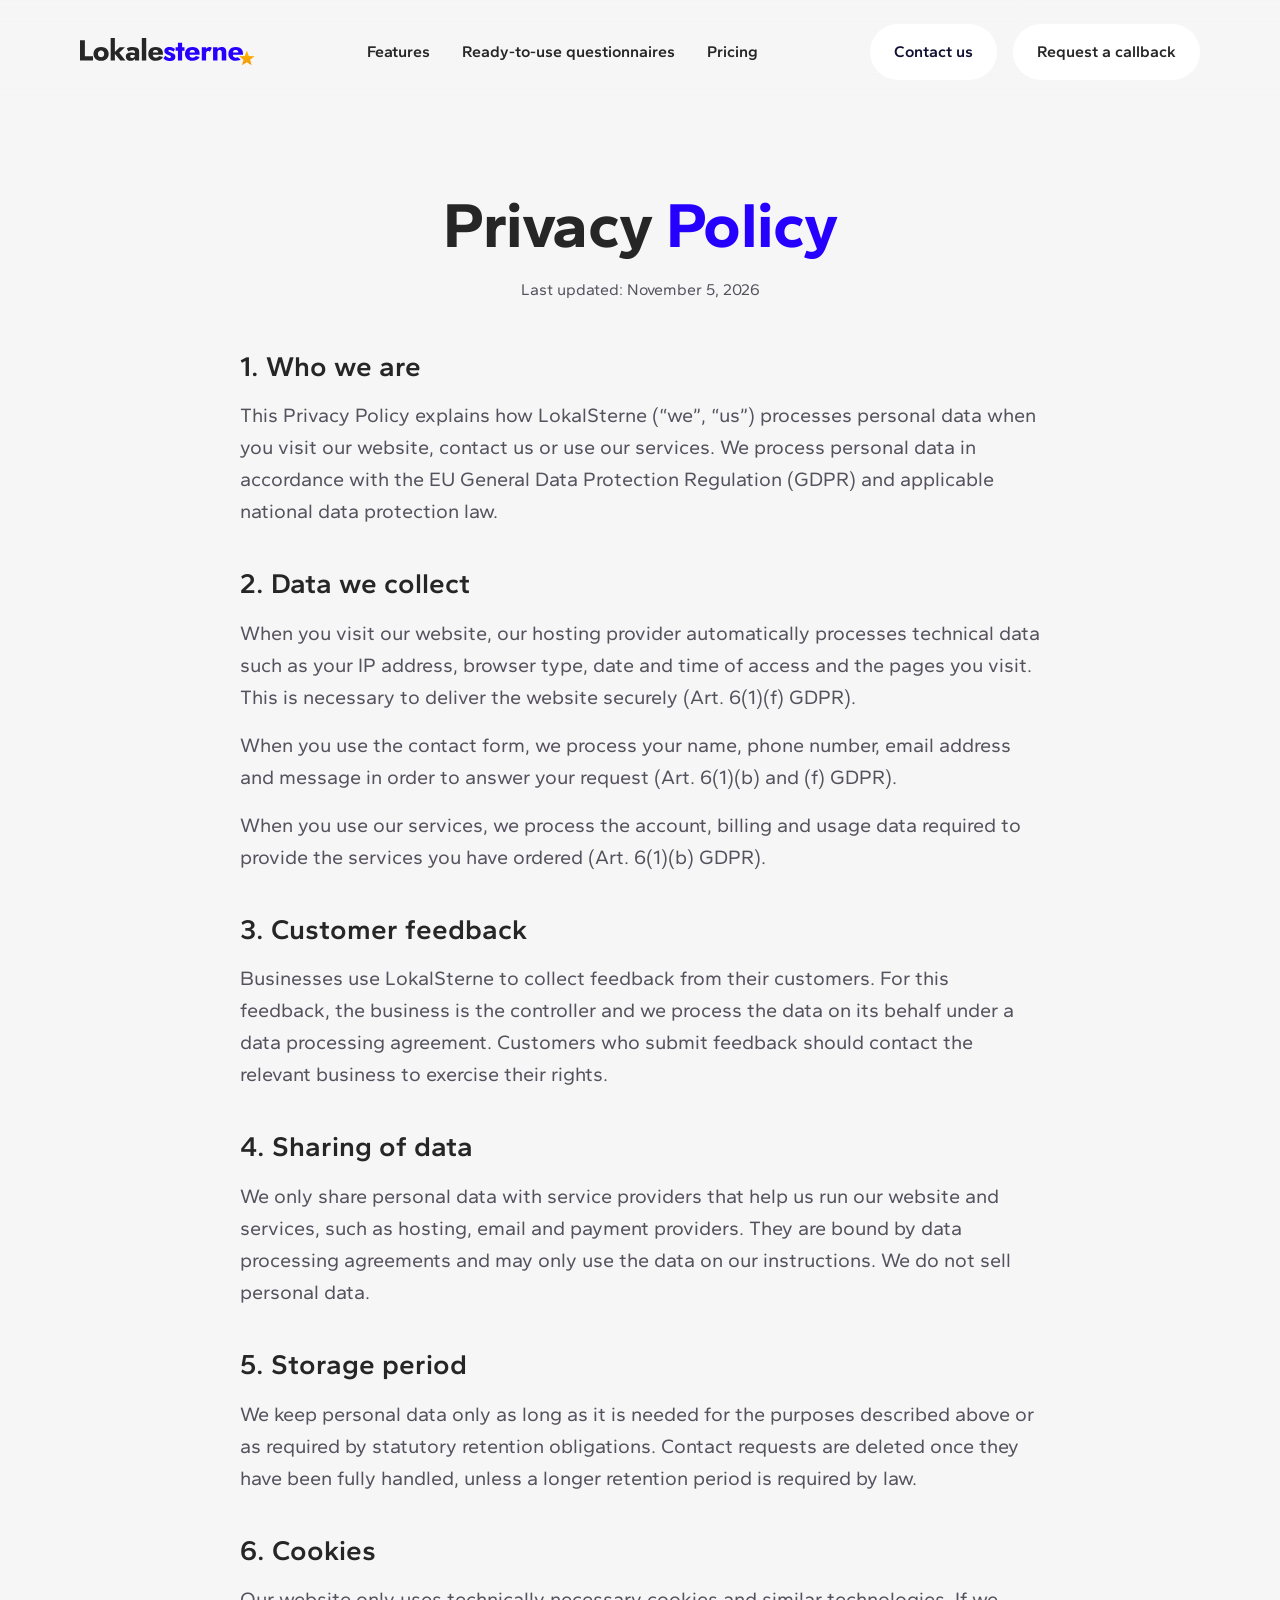
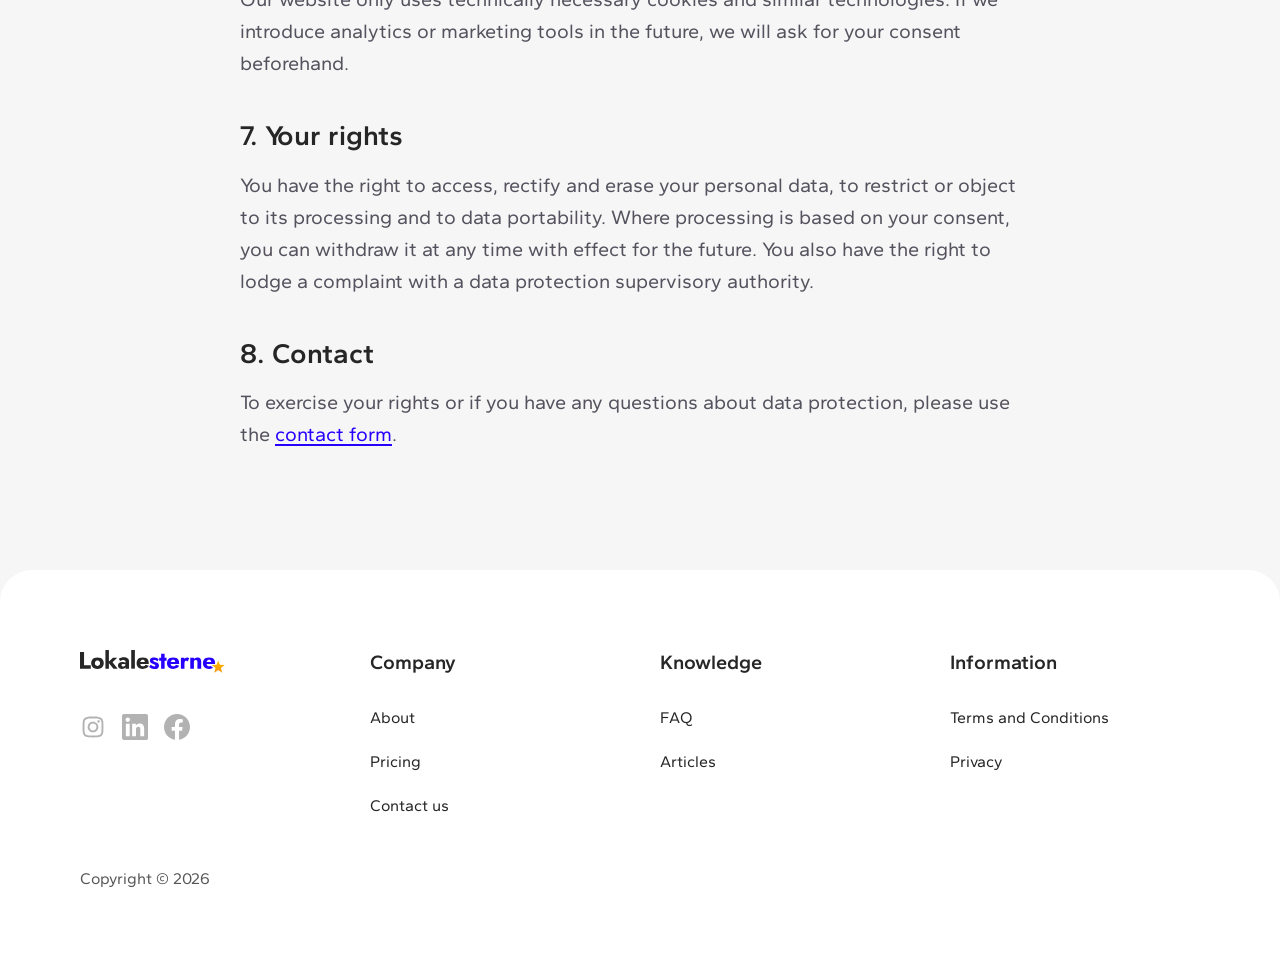
<file: privacy/index.html>
<!DOCTYPE html><html lang="en" class="Y-BdPW_variable antialiased"><head><meta charSet="utf-8"/><meta name="viewport" content="width=device-width, initial-scale=1"/><link rel="preload" href="/_next/static/media/gantari_latin_ext_wght_normal-s.p.31bj7ertwudtd.woff2" as="font" crossorigin="" type="font/woff2"/><link rel="preload" href="/_next/static/media/gantari_latin_wght_normal-s.p.35v3p_kus6v_b.woff2" as="font" crossorigin="" type="font/woff2"/><link rel="stylesheet" href="/_next/static/chunks/0r4zgagh05_kl.css" data-precedence="next"/><link rel="icon" href="/favicon.ico?favicon.117ezoe8m31dk.ico" sizes="48x48" type="image/x-icon"/><title>Privacy Policy — LokalSterne</title><meta name="description" content="How LokalSterne collects, uses and protects personal data."/><link rel="stylesheet" href="/contact/contact-modal.css"/><link rel="stylesheet" href="/i18n/i18n.css"/><script>try{if(/[?&]lang=de\b/.test(location.search)||(!/[?&]lang=en\b/.test(location.search)&&localStorage.getItem("ls-lang")==="de")){document.documentElement.classList.add("i18n-wait");setTimeout(function(){document.documentElement.classList.remove("i18n-wait")},2500)}}catch(e){}</script><script src="/i18n/i18n.js" defer></script></head><body class="min-h-dvh" data-static=""><header class="fixed inset-x-0 top-0 z-50 transition-[background,box-shadow] duration-300 bg-gradient-to-b from-page to-page/0"><div class="mx-auto flex h-[72px] max-w-[1440px] items-center justify-between px-4 sm:px-8 lg:h-[116px] xl:px-20"><a aria-label="LokalSterne — home" class="shrink-0" href="/"><img src="/brand/logo.svg" alt="LokalSterne" width="175" height="29" class="h-6 w-auto lg:h-[29px]"/></a><nav aria-label="Main" class="hidden items-center gap-8 lg:flex"><a href="/#features" class="text-base font-semibold text-text transition hover:text-brand">Features</a><a href="/#questionnaires" class="text-base font-semibold text-text transition hover:text-brand">Ready-to-use questionnaires</a><a href="/#pricing" class="text-base font-semibold text-text transition hover:text-brand">Pricing</a></nav><div class="hidden items-center gap-4 lg:flex"><a class="inline-flex items-center justify-center gap-1.5 rounded-full font-semibold text-base whitespace-nowrap transition focus-visible:outline-2 focus-visible:outline-offset-2 focus-visible:outline-brand bg-white text-ink hover:bg-soft h-14 px-6 " href="#contact-form">Contact us</a><a class="inline-flex items-center justify-center gap-1.5 rounded-full font-semibold text-base whitespace-nowrap transition focus-visible:outline-2 focus-visible:outline-offset-2 focus-visible:outline-brand bg-white text-ink hover:bg-soft h-14 px-6 !text-text" href="#callback">Request a callback</a></div><button type="button" class="grid size-11 place-items-center rounded-full bg-white lg:hidden" aria-label="Open menu" aria-expanded="false" aria-controls="mobile-menu"><span class="relative block h-3 w-5"><span class="absolute left-0 h-0.5 w-5 rounded bg-ink transition top-0"></span><span class="absolute left-0 top-[5px] h-0.5 w-5 rounded bg-ink transition "></span><span class="absolute left-0 h-0.5 w-5 rounded bg-ink transition top-[10px]"></span></span></button></div><div id="mobile-menu" hidden="" class="border-t border-line bg-page px-4 pb-6 sm:px-8 lg:hidden"><nav aria-label="Mobile" class="flex flex-col py-2"><a href="/#features" class="py-3 text-lg font-semibold text-text">Features</a><a href="/#questionnaires" class="py-3 text-lg font-semibold text-text">Ready-to-use questionnaires</a><a href="/#pricing" class="py-3 text-lg font-semibold text-text">Pricing</a></nav><div class="flex flex-col gap-3"><a class="inline-flex items-center justify-center gap-1.5 rounded-full font-semibold text-base whitespace-nowrap transition focus-visible:outline-2 focus-visible:outline-offset-2 focus-visible:outline-brand bg-brand-glow text-white shadow-[0_4px_12px_rgb(38_0_255/0.25)] hover:brightness-110 active:brightness-95 h-16 px-6 " href="#contact-form">Contact us</a><a class="inline-flex items-center justify-center gap-1.5 rounded-full font-semibold text-base whitespace-nowrap transition focus-visible:outline-2 focus-visible:outline-offset-2 focus-visible:outline-brand border-2 border-brand text-brand hover:bg-brand hover:text-white h-16 px-6 " href="#callback">Request a callback</a></div></div></header><main class="pt-[120px] pb-20 lg:pt-[188px] lg:pb-[120px]"><div class="mx-auto w-full max-w-[1440px] px-4 sm:px-8 xl:px-20 flex flex-col gap-12"><div class="mx-auto flex max-w-[800px] flex-col items-center gap-4 text-center"><h1 class="text-[44px] leading-[1.15] font-bold tracking-[-0.8px] md:text-[64px]">Privacy <span class="text-brand">Policy</span></h1><p class="text-base leading-[1.5] text-[#55525e]">Last updated: November 5, 2026</p></div><article class="mx-auto flex w-full max-w-[800px] min-w-0 flex-col gap-10 text-lg leading-[1.6] text-[#55525e] md:text-xl"><section class="flex flex-col gap-4"><h2 class="text-2xl leading-[1.2] font-semibold text-text md:text-[28px]">1. Who we are</h2><p>This Privacy Policy explains how LokalSterne (“we”, “us”) processes personal data when you visit our website, contact us or use our services. We process personal data in accordance with the EU General Data Protection Regulation (GDPR) and applicable national data protection law.</p></section><section class="flex flex-col gap-4"><h2 class="text-2xl leading-[1.2] font-semibold text-text md:text-[28px]">2. Data we collect</h2><p>When you visit our website, our hosting provider automatically processes technical data such as your IP address, browser type, date and time of access and the pages you visit. This is necessary to deliver the website securely (Art. 6(1)(f) GDPR).</p><p>When you use the contact form, we process your name, phone number, email address and message in order to answer your request (Art. 6(1)(b) and (f) GDPR).</p><p>When you use our services, we process the account, billing and usage data required to provide the services you have ordered (Art. 6(1)(b) GDPR).</p></section><section class="flex flex-col gap-4"><h2 class="text-2xl leading-[1.2] font-semibold text-text md:text-[28px]">3. Customer feedback</h2><p>Businesses use LokalSterne to collect feedback from their customers. For this feedback, the business is the controller and we process the data on its behalf under a data processing agreement. Customers who submit feedback should contact the relevant business to exercise their rights.</p></section><section class="flex flex-col gap-4"><h2 class="text-2xl leading-[1.2] font-semibold text-text md:text-[28px]">4. Sharing of data</h2><p>We only share personal data with service providers that help us run our website and services, such as hosting, email and payment providers. They are bound by data processing agreements and may only use the data on our instructions. We do not sell personal data.</p></section><section class="flex flex-col gap-4"><h2 class="text-2xl leading-[1.2] font-semibold text-text md:text-[28px]">5. Storage period</h2><p>We keep personal data only as long as it is needed for the purposes described above or as required by statutory retention obligations. Contact requests are deleted once they have been fully handled, unless a longer retention period is required by law.</p></section><section class="flex flex-col gap-4"><h2 class="text-2xl leading-[1.2] font-semibold text-text md:text-[28px]">6. Cookies</h2><p>Our website only uses technically necessary cookies and similar technologies. If we introduce analytics or marketing tools in the future, we will ask for your consent beforehand.</p></section><section class="flex flex-col gap-4"><h2 class="text-2xl leading-[1.2] font-semibold text-text md:text-[28px]">7. Your rights</h2><p>You have the right to access, rectify and erase your personal data, to restrict or object to its processing and to data portability. Where processing is based on your consent, you can withdraw it at any time with effect for the future. You also have the right to lodge a complaint with a data protection supervisory authority.</p></section><section class="flex flex-col gap-4"><h2 class="text-2xl leading-[1.2] font-semibold text-text md:text-[28px]">8. Contact</h2><p>To exercise your rights or if you have any questions about data protection, please use the <a class="text-brand" style="text-decoration:underline;text-underline-offset:3px" href="#contact-form">contact form</a>.</p></section></article></div></main><footer id="contact" class="rounded-t-[32px] bg-white py-12 md:py-20"><div class="mx-auto w-full max-w-[1440px] px-4 sm:px-8 xl:px-20 flex flex-col gap-12"><div class="grid gap-10 sm:grid-cols-2 lg:grid-cols-4 lg:gap-10"><div class="flex flex-col gap-10"><img src="/brand/logo.svg" alt="LokalSterne" width="143" height="24" class="h-6 w-auto self-start"/><ul class="flex items-center gap-4"><li><a aria-disabled="true" aria-label="LokalSterne on Instagram" class="text-text transition hover:text-brand"><img src="/icons/instagram.svg" alt="" width="26" height="26" class="size-[26px]"/></a></li><li><a aria-disabled="true" aria-label="LokalSterne on LinkedIn" class="text-text transition hover:text-brand"><img src="/icons/linkedin.svg" alt="" width="26" height="26" class="size-[26px]"/></a></li><li><a aria-disabled="true" aria-label="LokalSterne on Facebook" class="text-text transition hover:text-brand"><img src="/icons/facebook.svg" alt="" width="26" height="26" class="size-[26px]"/></a></li></ul></div><div class="flex flex-col gap-6 md:gap-8"><h3 class="text-xl leading-[1.2] font-semibold">Company</h3><ul class="flex flex-col gap-5"><li><a href="/#features" class="text-base transition hover:text-brand">About</a></li><li><a href="/#pricing" class="text-base transition hover:text-brand">Pricing</a></li><li><a href="#contact-form" class="text-base transition hover:text-brand">Contact us</a></li></ul></div><div class="flex flex-col gap-6 md:gap-8"><h3 class="text-xl leading-[1.2] font-semibold">Knowledge</h3><ul class="flex flex-col gap-5"><li><a href="/#faq" class="text-base transition hover:text-brand">FAQ</a></li><li><a href="/articles" class="text-base transition hover:text-brand">Articles</a></li></ul></div><div class="flex flex-col gap-6 md:gap-8"><h3 class="text-xl leading-[1.2] font-semibold">Information</h3><ul class="flex flex-col gap-5"><li><a href="/terms" class="text-base transition hover:text-brand">Terms and Conditions</a></li><li><a href="/privacy" class="text-base transition hover:text-brand">Privacy</a></li></ul></div></div><p class="text-base leading-[1.6] text-subtle">Copyright © 2026</p></div></footer><script src="/contact/contact-modal.js" defer></script></body></html>
</file>
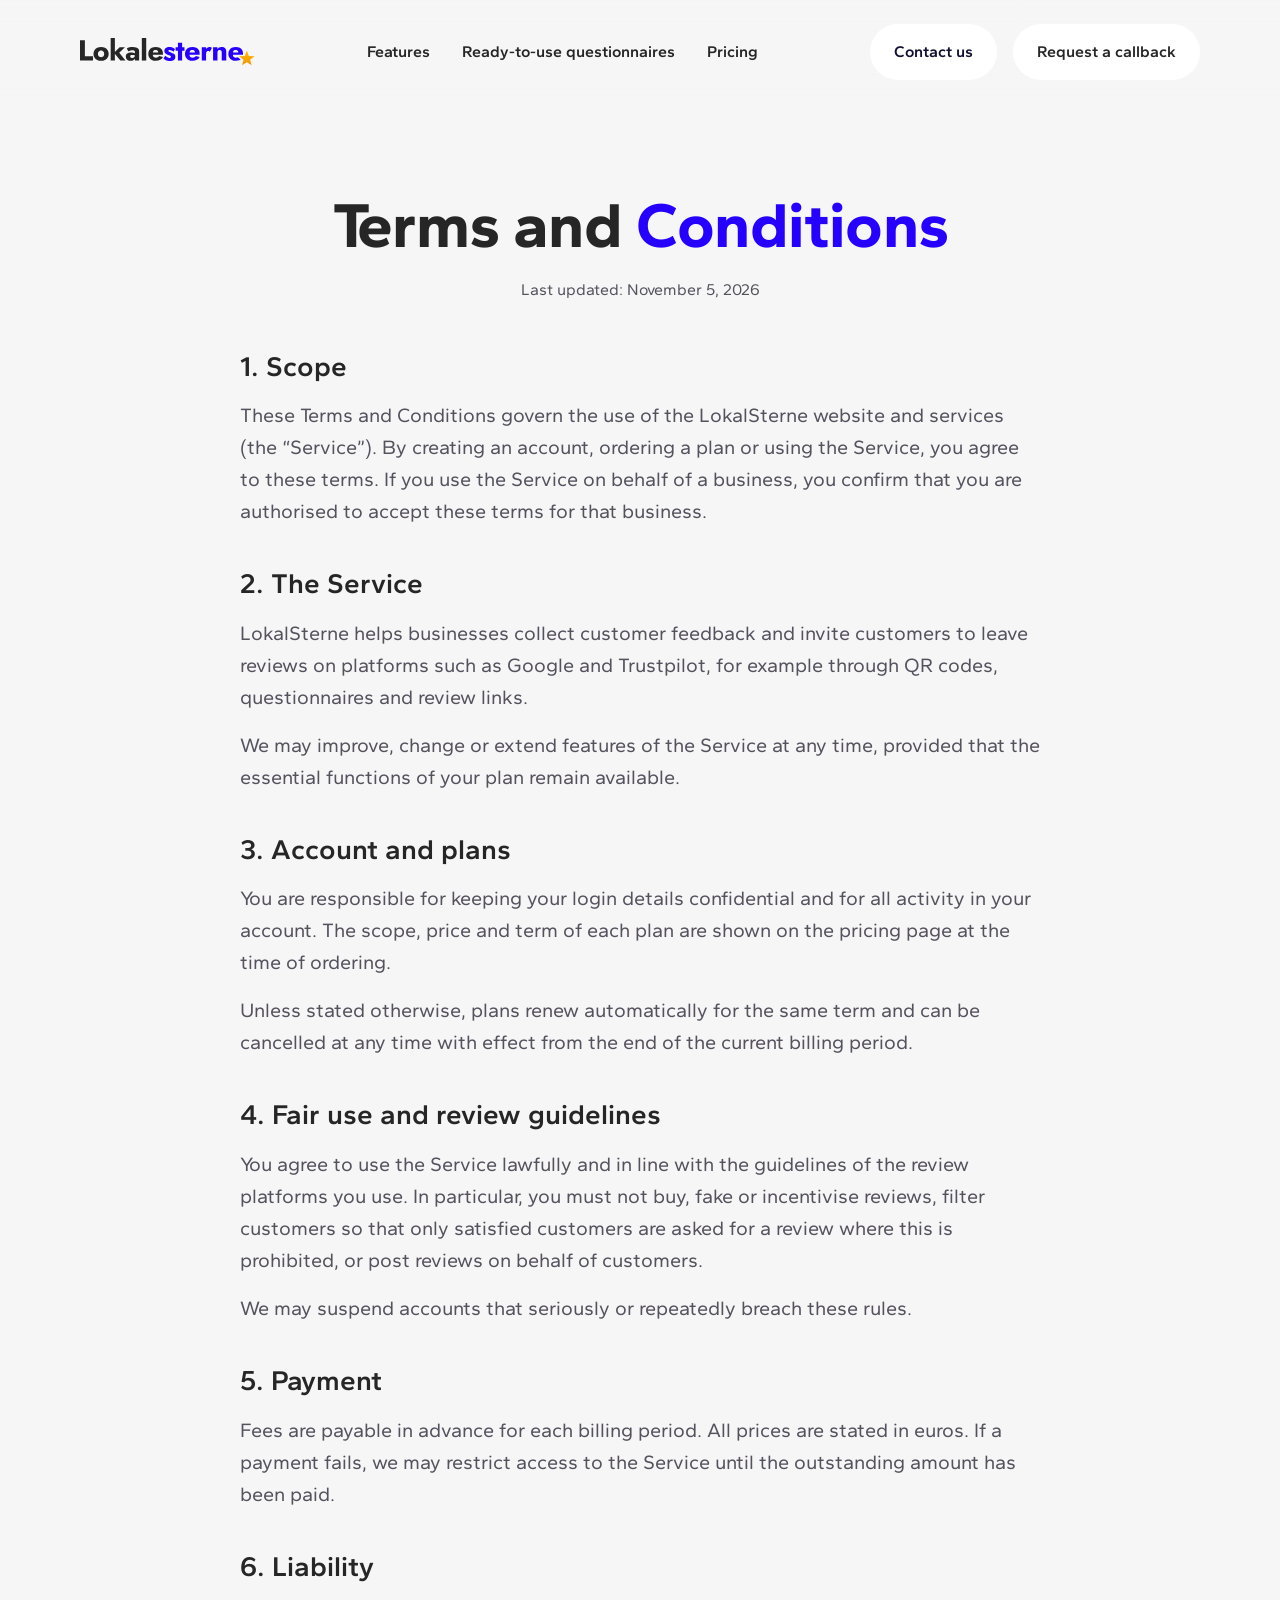
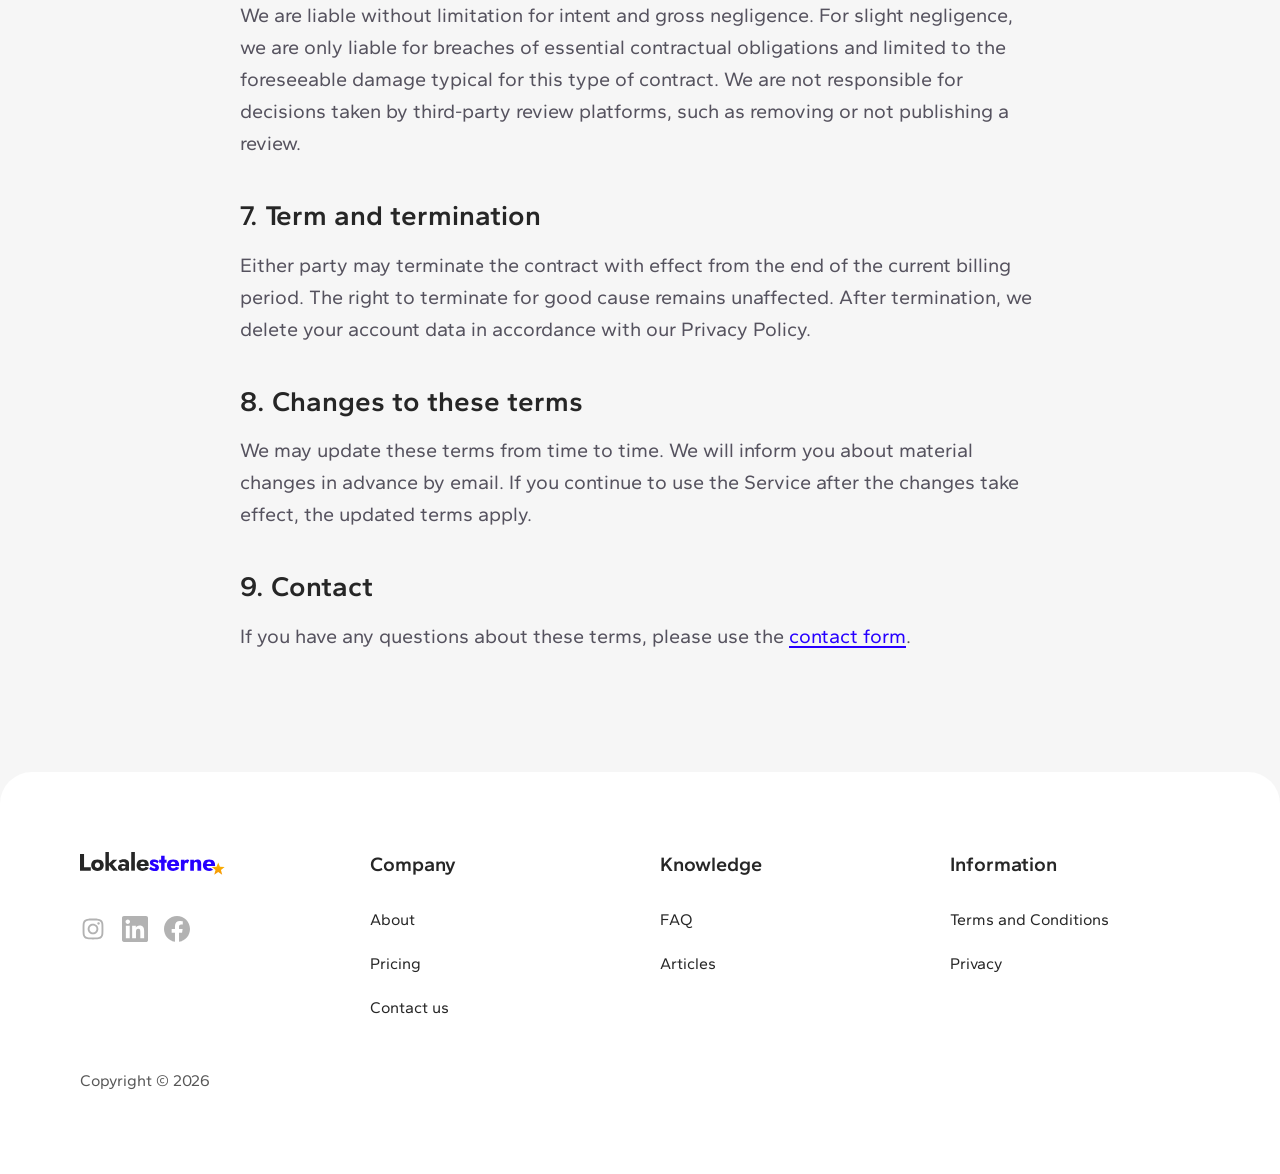
<file: terms/index.html>
<!DOCTYPE html><html lang="en" class="Y-BdPW_variable antialiased"><head><meta charSet="utf-8"/><meta name="viewport" content="width=device-width, initial-scale=1"/><link rel="preload" href="/_next/static/media/gantari_latin_ext_wght_normal-s.p.31bj7ertwudtd.woff2" as="font" crossorigin="" type="font/woff2"/><link rel="preload" href="/_next/static/media/gantari_latin_wght_normal-s.p.35v3p_kus6v_b.woff2" as="font" crossorigin="" type="font/woff2"/><link rel="stylesheet" href="/_next/static/chunks/0r4zgagh05_kl.css" data-precedence="next"/><link rel="icon" href="/favicon.ico?favicon.117ezoe8m31dk.ico" sizes="48x48" type="image/x-icon"/><title>Terms and Conditions — LokalSterne</title><meta name="description" content="Terms and Conditions for using LokalSterne."/><link rel="stylesheet" href="/contact/contact-modal.css"/><link rel="stylesheet" href="/i18n/i18n.css"/><script>try{if(/[?&]lang=de\b/.test(location.search)||(!/[?&]lang=en\b/.test(location.search)&&localStorage.getItem("ls-lang")==="de")){document.documentElement.classList.add("i18n-wait");setTimeout(function(){document.documentElement.classList.remove("i18n-wait")},2500)}}catch(e){}</script><script src="/i18n/i18n.js" defer></script></head><body class="min-h-dvh" data-static=""><header class="fixed inset-x-0 top-0 z-50 transition-[background,box-shadow] duration-300 bg-gradient-to-b from-page to-page/0"><div class="mx-auto flex h-[72px] max-w-[1440px] items-center justify-between px-4 sm:px-8 lg:h-[116px] xl:px-20"><a aria-label="LokalSterne — home" class="shrink-0" href="/"><img src="/brand/logo.svg" alt="LokalSterne" width="175" height="29" class="h-6 w-auto lg:h-[29px]"/></a><nav aria-label="Main" class="hidden items-center gap-8 lg:flex"><a href="/#features" class="text-base font-semibold text-text transition hover:text-brand">Features</a><a href="/#questionnaires" class="text-base font-semibold text-text transition hover:text-brand">Ready-to-use questionnaires</a><a href="/#pricing" class="text-base font-semibold text-text transition hover:text-brand">Pricing</a></nav><div class="hidden items-center gap-4 lg:flex"><a class="inline-flex items-center justify-center gap-1.5 rounded-full font-semibold text-base whitespace-nowrap transition focus-visible:outline-2 focus-visible:outline-offset-2 focus-visible:outline-brand bg-white text-ink hover:bg-soft h-14 px-6 " href="#contact-form">Contact us</a><a class="inline-flex items-center justify-center gap-1.5 rounded-full font-semibold text-base whitespace-nowrap transition focus-visible:outline-2 focus-visible:outline-offset-2 focus-visible:outline-brand bg-white text-ink hover:bg-soft h-14 px-6 !text-text" href="#callback">Request a callback</a></div><button type="button" class="grid size-11 place-items-center rounded-full bg-white lg:hidden" aria-label="Open menu" aria-expanded="false" aria-controls="mobile-menu"><span class="relative block h-3 w-5"><span class="absolute left-0 h-0.5 w-5 rounded bg-ink transition top-0"></span><span class="absolute left-0 top-[5px] h-0.5 w-5 rounded bg-ink transition "></span><span class="absolute left-0 h-0.5 w-5 rounded bg-ink transition top-[10px]"></span></span></button></div><div id="mobile-menu" hidden="" class="border-t border-line bg-page px-4 pb-6 sm:px-8 lg:hidden"><nav aria-label="Mobile" class="flex flex-col py-2"><a href="/#features" class="py-3 text-lg font-semibold text-text">Features</a><a href="/#questionnaires" class="py-3 text-lg font-semibold text-text">Ready-to-use questionnaires</a><a href="/#pricing" class="py-3 text-lg font-semibold text-text">Pricing</a></nav><div class="flex flex-col gap-3"><a class="inline-flex items-center justify-center gap-1.5 rounded-full font-semibold text-base whitespace-nowrap transition focus-visible:outline-2 focus-visible:outline-offset-2 focus-visible:outline-brand bg-brand-glow text-white shadow-[0_4px_12px_rgb(38_0_255/0.25)] hover:brightness-110 active:brightness-95 h-16 px-6 " href="#contact-form">Contact us</a><a class="inline-flex items-center justify-center gap-1.5 rounded-full font-semibold text-base whitespace-nowrap transition focus-visible:outline-2 focus-visible:outline-offset-2 focus-visible:outline-brand border-2 border-brand text-brand hover:bg-brand hover:text-white h-16 px-6 " href="#callback">Request a callback</a></div></div></header><main class="pt-[120px] pb-20 lg:pt-[188px] lg:pb-[120px]"><div class="mx-auto w-full max-w-[1440px] px-4 sm:px-8 xl:px-20 flex flex-col gap-12"><div class="mx-auto flex max-w-[800px] flex-col items-center gap-4 text-center"><h1 class="text-[44px] leading-[1.15] font-bold tracking-[-0.8px] md:text-[64px]">Terms and <span class="text-brand">Conditions</span></h1><p class="text-base leading-[1.5] text-[#55525e]">Last updated: November 5, 2026</p></div><article class="mx-auto flex w-full max-w-[800px] min-w-0 flex-col gap-10 text-lg leading-[1.6] text-[#55525e] md:text-xl"><section class="flex flex-col gap-4"><h2 class="text-2xl leading-[1.2] font-semibold text-text md:text-[28px]">1. Scope</h2><p>These Terms and Conditions govern the use of the LokalSterne website and services (the “Service”). By creating an account, ordering a plan or using the Service, you agree to these terms. If you use the Service on behalf of a business, you confirm that you are authorised to accept these terms for that business.</p></section><section class="flex flex-col gap-4"><h2 class="text-2xl leading-[1.2] font-semibold text-text md:text-[28px]">2. The Service</h2><p>LokalSterne helps businesses collect customer feedback and invite customers to leave reviews on platforms such as Google and Trustpilot, for example through QR codes, questionnaires and review links.</p><p>We may improve, change or extend features of the Service at any time, provided that the essential functions of your plan remain available.</p></section><section class="flex flex-col gap-4"><h2 class="text-2xl leading-[1.2] font-semibold text-text md:text-[28px]">3. Account and plans</h2><p>You are responsible for keeping your login details confidential and for all activity in your account. The scope, price and term of each plan are shown on the pricing page at the time of ordering.</p><p>Unless stated otherwise, plans renew automatically for the same term and can be cancelled at any time with effect from the end of the current billing period.</p></section><section class="flex flex-col gap-4"><h2 class="text-2xl leading-[1.2] font-semibold text-text md:text-[28px]">4. Fair use and review guidelines</h2><p>You agree to use the Service lawfully and in line with the guidelines of the review platforms you use. In particular, you must not buy, fake or incentivise reviews, filter customers so that only satisfied customers are asked for a review where this is prohibited, or post reviews on behalf of customers.</p><p>We may suspend accounts that seriously or repeatedly breach these rules.</p></section><section class="flex flex-col gap-4"><h2 class="text-2xl leading-[1.2] font-semibold text-text md:text-[28px]">5. Payment</h2><p>Fees are payable in advance for each billing period. All prices are stated in euros. If a payment fails, we may restrict access to the Service until the outstanding amount has been paid.</p></section><section class="flex flex-col gap-4"><h2 class="text-2xl leading-[1.2] font-semibold text-text md:text-[28px]">6. Liability</h2><p>We are liable without limitation for intent and gross negligence. For slight negligence, we are only liable for breaches of essential contractual obligations and limited to the foreseeable damage typical for this type of contract. We are not responsible for decisions taken by third-party review platforms, such as removing or not publishing a review.</p></section><section class="flex flex-col gap-4"><h2 class="text-2xl leading-[1.2] font-semibold text-text md:text-[28px]">7. Term and termination</h2><p>Either party may terminate the contract with effect from the end of the current billing period. The right to terminate for good cause remains unaffected. After termination, we delete your account data in accordance with our Privacy Policy.</p></section><section class="flex flex-col gap-4"><h2 class="text-2xl leading-[1.2] font-semibold text-text md:text-[28px]">8. Changes to these terms</h2><p>We may update these terms from time to time. We will inform you about material changes in advance by email. If you continue to use the Service after the changes take effect, the updated terms apply.</p></section><section class="flex flex-col gap-4"><h2 class="text-2xl leading-[1.2] font-semibold text-text md:text-[28px]">9. Contact</h2><p>If you have any questions about these terms, please use the <a class="text-brand" style="text-decoration:underline;text-underline-offset:3px" href="#contact-form">contact form</a>.</p></section></article></div></main><footer id="contact" class="rounded-t-[32px] bg-white py-12 md:py-20"><div class="mx-auto w-full max-w-[1440px] px-4 sm:px-8 xl:px-20 flex flex-col gap-12"><div class="grid gap-10 sm:grid-cols-2 lg:grid-cols-4 lg:gap-10"><div class="flex flex-col gap-10"><img src="/brand/logo.svg" alt="LokalSterne" width="143" height="24" class="h-6 w-auto self-start"/><ul class="flex items-center gap-4"><li><a aria-disabled="true" aria-label="LokalSterne on Instagram" class="text-text transition hover:text-brand"><img src="/icons/instagram.svg" alt="" width="26" height="26" class="size-[26px]"/></a></li><li><a aria-disabled="true" aria-label="LokalSterne on LinkedIn" class="text-text transition hover:text-brand"><img src="/icons/linkedin.svg" alt="" width="26" height="26" class="size-[26px]"/></a></li><li><a aria-disabled="true" aria-label="LokalSterne on Facebook" class="text-text transition hover:text-brand"><img src="/icons/facebook.svg" alt="" width="26" height="26" class="size-[26px]"/></a></li></ul></div><div class="flex flex-col gap-6 md:gap-8"><h3 class="text-xl leading-[1.2] font-semibold">Company</h3><ul class="flex flex-col gap-5"><li><a href="/#features" class="text-base transition hover:text-brand">About</a></li><li><a href="/#pricing" class="text-base transition hover:text-brand">Pricing</a></li><li><a href="#contact-form" class="text-base transition hover:text-brand">Contact us</a></li></ul></div><div class="flex flex-col gap-6 md:gap-8"><h3 class="text-xl leading-[1.2] font-semibold">Knowledge</h3><ul class="flex flex-col gap-5"><li><a href="/#faq" class="text-base transition hover:text-brand">FAQ</a></li><li><a href="/articles" class="text-base transition hover:text-brand">Articles</a></li></ul></div><div class="flex flex-col gap-6 md:gap-8"><h3 class="text-xl leading-[1.2] font-semibold">Information</h3><ul class="flex flex-col gap-5"><li><a href="/terms" class="text-base transition hover:text-brand">Terms and Conditions</a></li><li><a href="/privacy" class="text-base transition hover:text-brand">Privacy</a></li></ul></div></div><p class="text-base leading-[1.6] text-subtle">Copyright © 2026</p></div></footer><script src="/contact/contact-modal.js" defer></script></body></html>
</file>
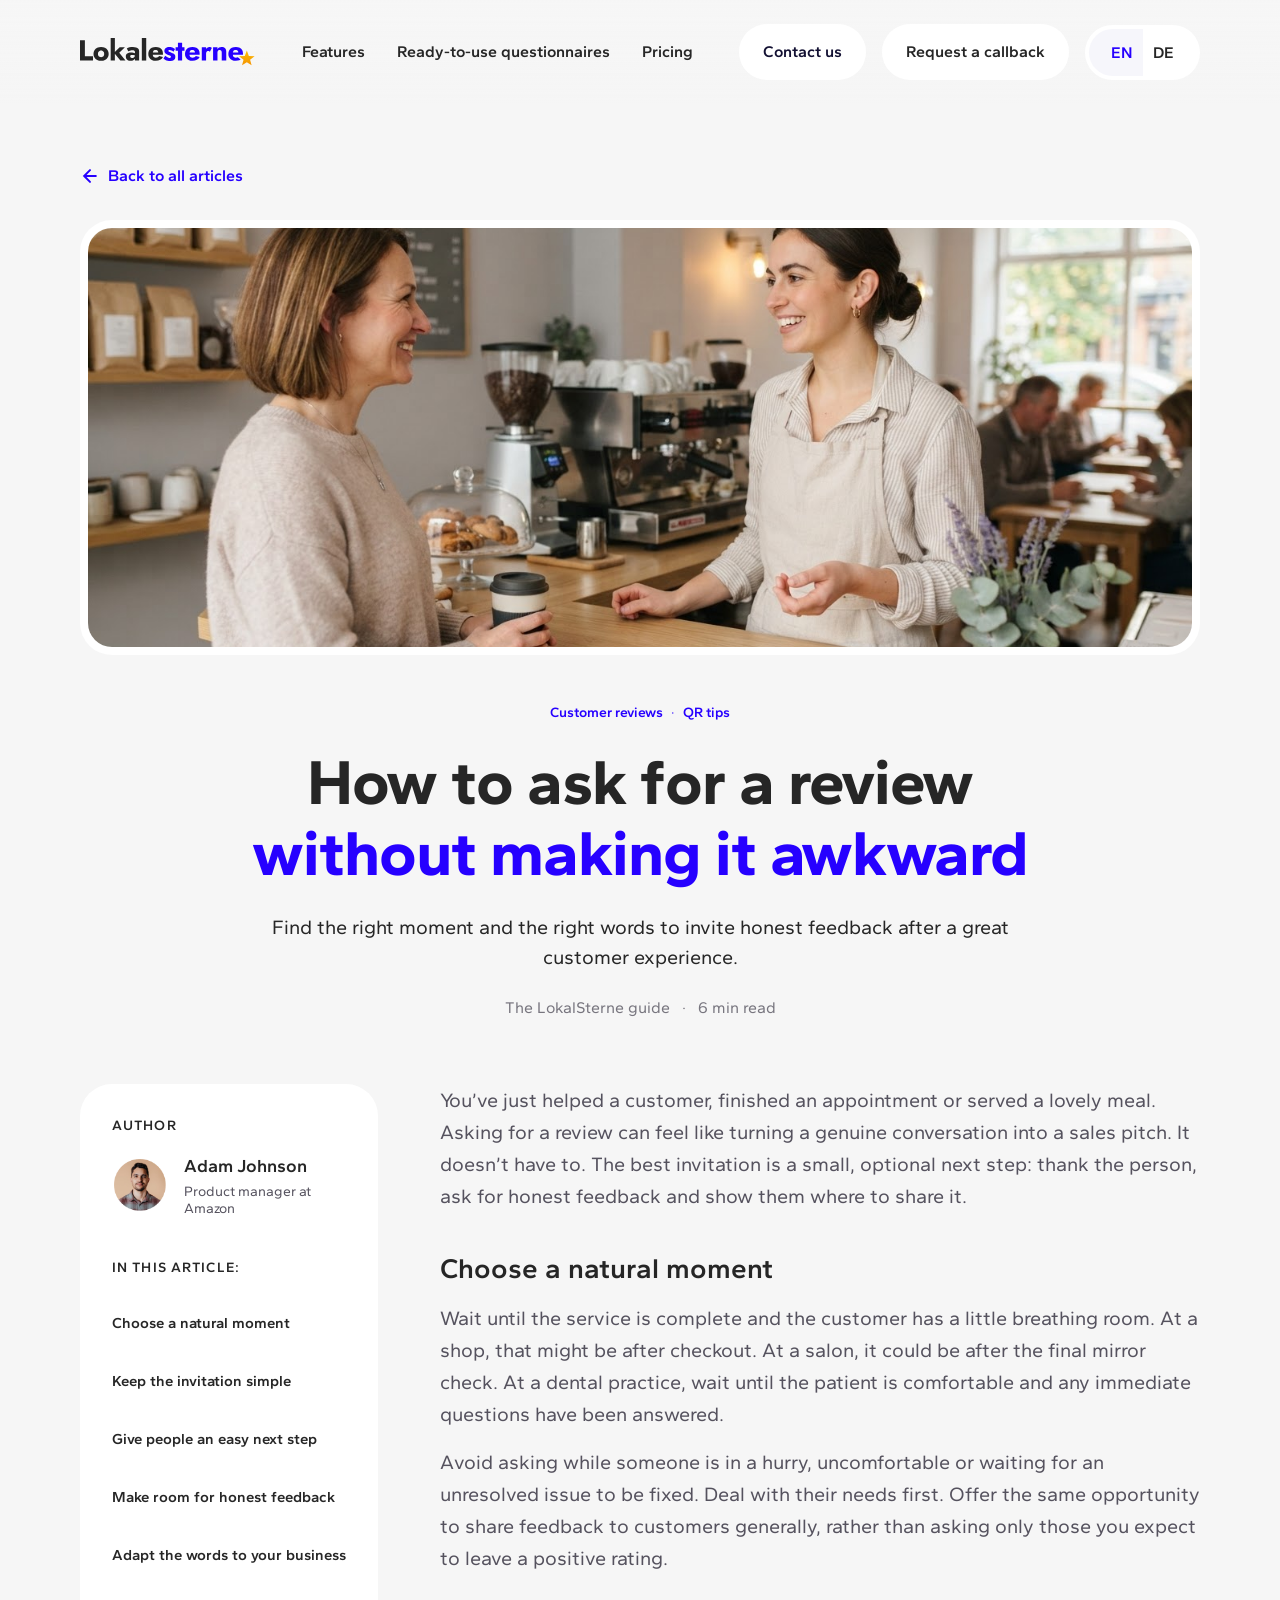
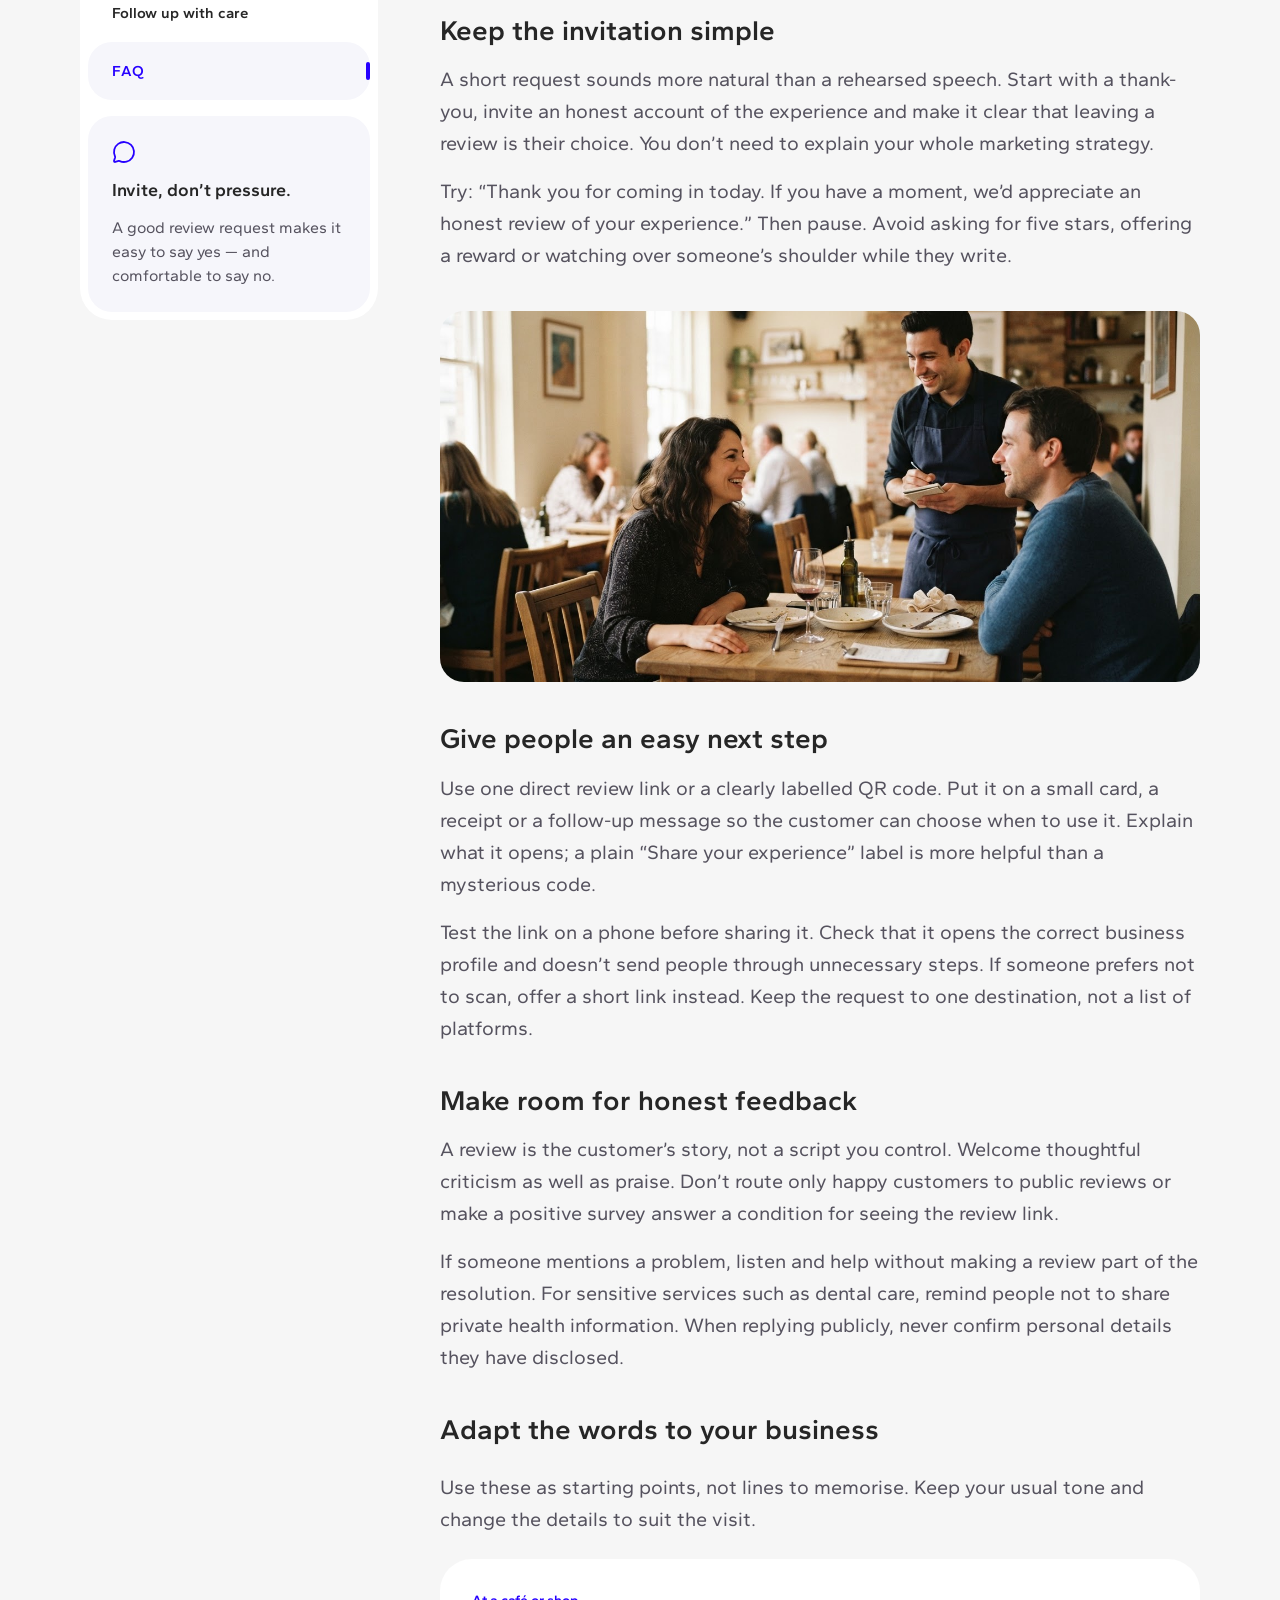
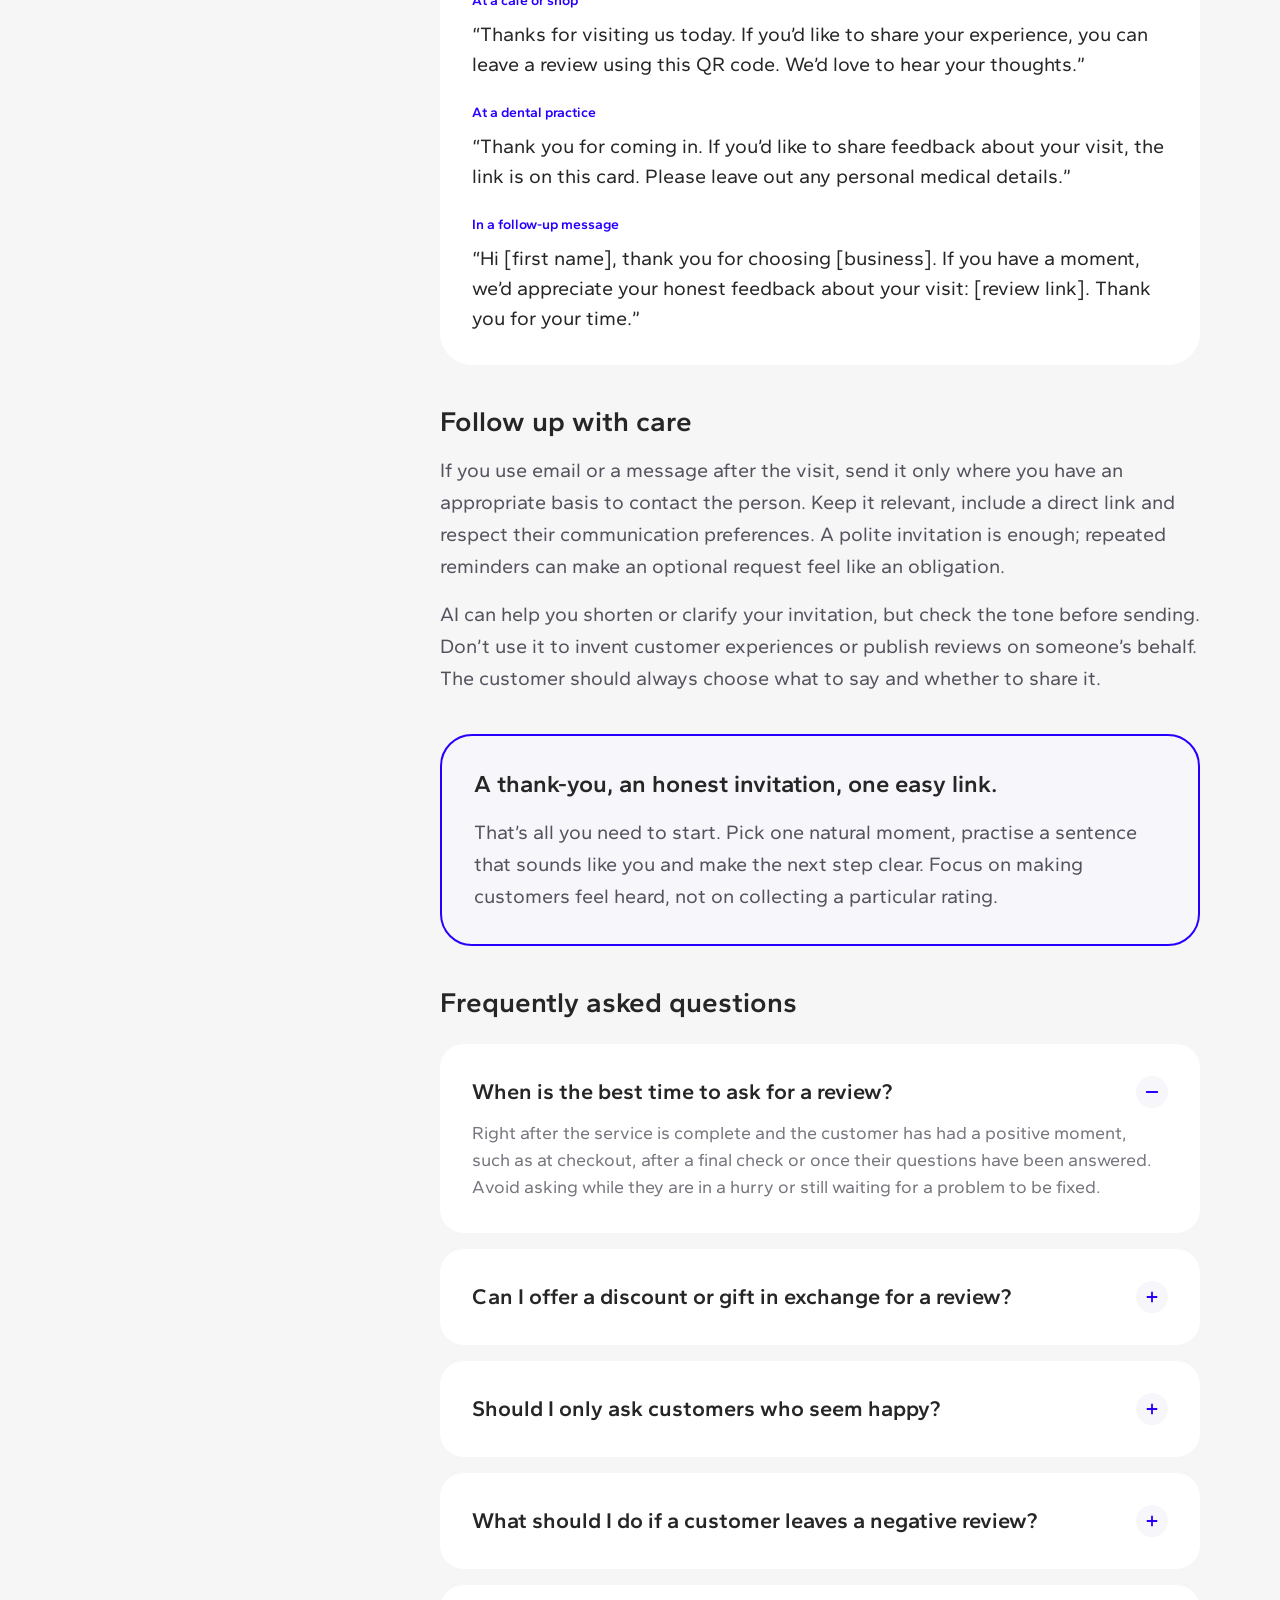
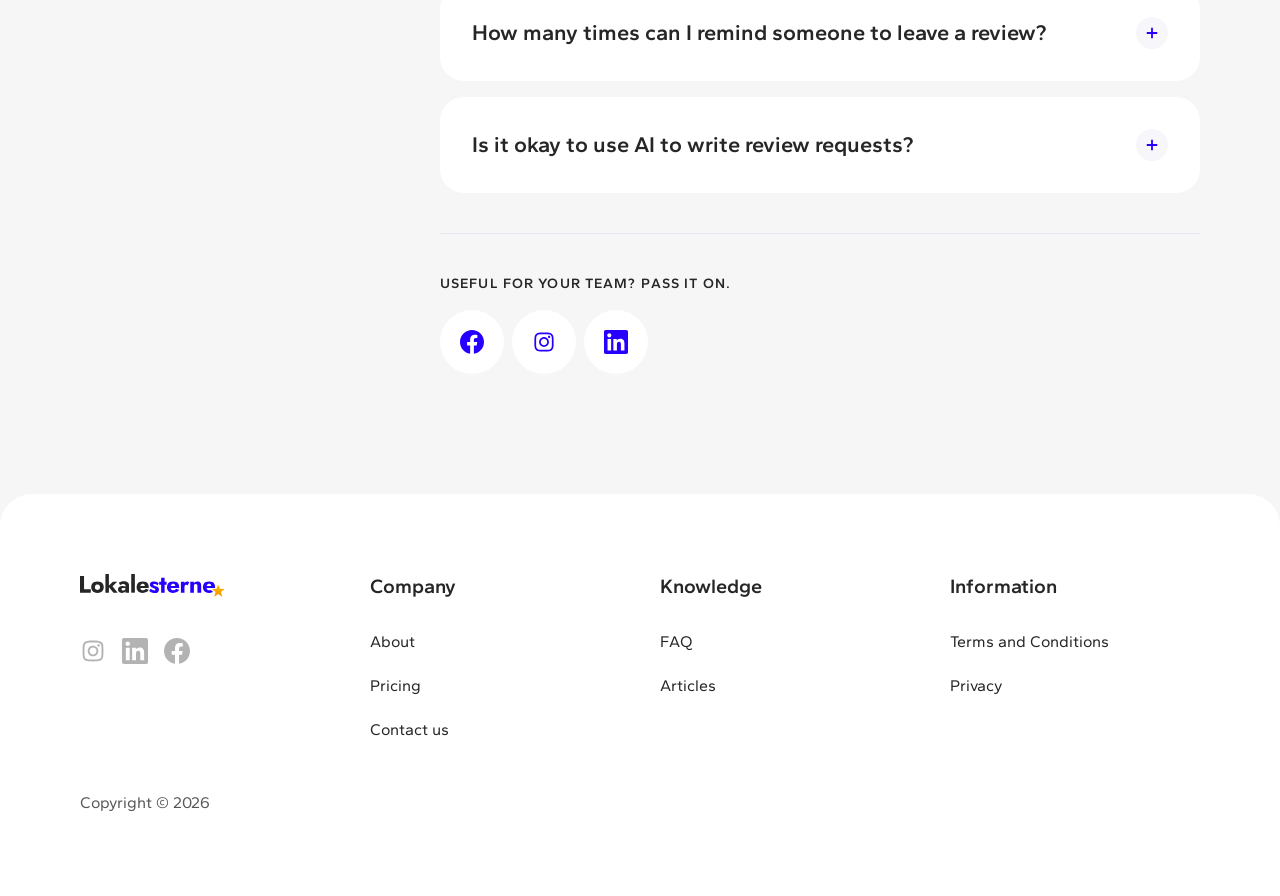
<file: articles/ask-for-a-review-without-awkwardness/index.html>
<!DOCTYPE html><html lang="en" class="Y-BdPW_variable antialiased"><head><meta charSet="utf-8"/><meta name="viewport" content="width=device-width, initial-scale=1"/><link rel="preload" href="/_next/static/media/gantari_latin_ext_wght_normal-s.p.31bj7ertwudtd.woff2" as="font" crossorigin="" type="font/woff2"/><link rel="preload" href="/_next/static/media/gantari_latin_wght_normal-s.p.35v3p_kus6v_b.woff2" as="font" crossorigin="" type="font/woff2"/><link rel="preload" href="/brand/logo.svg" as="image"/><link rel="preload" as="image" href="/articles/article-1.jpg"/><link rel="preload" href="/hero/avatar-1.png" as="image"/><link rel="preload" href="/icons/instagram.svg" as="image"/><link rel="preload" href="/icons/linkedin.svg" as="image"/><link rel="preload" href="/icons/facebook.svg" as="image"/><link rel="stylesheet" href="/_next/static/chunks/0r4zgagh05_kl.css" data-precedence="next"/><link rel="preload" as="script" fetchPriority="low" href="/_next/static/chunks/1pcw6gskne7pf.js"/><script src="/_next/static/chunks/1wnov70f88xjy.js" async=""></script><script src="/_next/static/chunks/2pffymnt3iag4.js" async=""></script><script src="/_next/static/chunks/0c98xzjfks9hq.js" async=""></script><script src="/_next/static/chunks/turbopack-2u1d16houkiyo.js" async=""></script><script src="/_next/static/chunks/1u296n4ru9auy.js" async=""></script><script src="/_next/static/chunks/1v75yxm7wfd93.js" async=""></script><script src="/_next/static/chunks/2dh63m_lshd26.js" async=""></script><title>How to ask for a review without making it awkward — LokalSterne</title><meta name="description" content="Find the right moment and the right words to invite honest feedback after a great customer experience."/><link rel="icon" href="/favicon.ico?favicon.117ezoe8m31dk.ico" sizes="48x48" type="image/x-icon"/><meta name="next-size-adjust" content=""/><script src="/_next/static/chunks/0cz1d0mv5g_q7.js" noModule=""></script><link rel="stylesheet" href="/contact/contact-modal.css"/><link rel="stylesheet" href="/articles/article-faq.css" data-precedence="default"/><link rel="stylesheet" href="/i18n/i18n.css"/><script>try{if(/[?&]lang=de\b/.test(location.search)||(!/[?&]lang=en\b/.test(location.search)&&localStorage.getItem("ls-lang")==="de")){document.documentElement.classList.add("i18n-wait");setTimeout(function(){document.documentElement.classList.remove("i18n-wait")},2500)}}catch(e){}</script><script src="/i18n/i18n.js" defer></script></head><body class="min-h-dvh"><div hidden=""><!--$--><!--/$--></div><header class="fixed inset-x-0 top-0 z-50 transition-[background,box-shadow] duration-300 bg-gradient-to-b from-page to-page/0"><div class="mx-auto flex h-[72px] max-w-[1440px] items-center justify-between px-4 sm:px-8 lg:h-[116px] xl:px-20"><a aria-label="LokalSterne — home" class="shrink-0" href="/"><img src="/brand/logo.svg" alt="LokalSterne" width="175" height="29" class="h-6 w-auto lg:h-[29px]"/></a><nav aria-label="Main" class="hidden items-center gap-8 lg:flex"><a href="/#features" class="text-base font-semibold text-text transition hover:text-brand">Features</a><a href="/#questionnaires" class="text-base font-semibold text-text transition hover:text-brand">Ready-to-use questionnaires</a><a href="/#pricing" class="text-base font-semibold text-text transition hover:text-brand">Pricing</a></nav><div class="hidden items-center gap-4 lg:flex"><a class="inline-flex items-center justify-center gap-1.5 rounded-full font-semibold text-base whitespace-nowrap transition focus-visible:outline-2 focus-visible:outline-offset-2 focus-visible:outline-brand bg-white text-ink hover:bg-soft h-14 px-6 " href="#contact-form">Contact us</a><a class="inline-flex items-center justify-center gap-1.5 rounded-full font-semibold text-base whitespace-nowrap transition focus-visible:outline-2 focus-visible:outline-offset-2 focus-visible:outline-brand bg-white text-ink hover:bg-soft h-14 px-6 !text-text" href="#callback">Request a callback</a></div><button type="button" class="grid size-11 place-items-center rounded-full bg-white lg:hidden" aria-label="Open menu" aria-expanded="false" aria-controls="mobile-menu"><span class="relative block h-3 w-5"><span class="absolute left-0 h-0.5 w-5 rounded bg-ink transition top-0"></span><span class="absolute left-0 top-[5px] h-0.5 w-5 rounded bg-ink transition "></span><span class="absolute left-0 h-0.5 w-5 rounded bg-ink transition top-[10px]"></span></span></button></div><div id="mobile-menu" hidden="" class="border-t border-line bg-page px-4 pb-6 sm:px-8 lg:hidden"><nav aria-label="Mobile" class="flex flex-col py-2"><a href="/#features" class="py-3 text-lg font-semibold text-text">Features</a><a href="/#questionnaires" class="py-3 text-lg font-semibold text-text">Ready-to-use questionnaires</a><a href="/#pricing" class="py-3 text-lg font-semibold text-text">Pricing</a></nav><div class="flex flex-col gap-3"><a class="inline-flex items-center justify-center gap-1.5 rounded-full font-semibold text-base whitespace-nowrap transition focus-visible:outline-2 focus-visible:outline-offset-2 focus-visible:outline-brand bg-brand-glow text-white shadow-[0_4px_12px_rgb(38_0_255/0.25)] hover:brightness-110 active:brightness-95 h-16 px-6 " href="#contact-form">Contact us</a><a class="inline-flex items-center justify-center gap-1.5 rounded-full font-semibold text-base whitespace-nowrap transition focus-visible:outline-2 focus-visible:outline-offset-2 focus-visible:outline-brand border-2 border-brand text-brand hover:bg-brand hover:text-white h-16 px-6 " href="#callback">Request a callback</a></div></div></header><main class="pt-[88px] lg:pt-[116px]"><div class="mx-auto w-full max-w-[1440px] px-4 sm:px-8 xl:px-20 flex flex-col gap-8 pt-6 pb-12 md:pt-12 md:pb-16"><a class="inline-flex items-center gap-2 self-start text-base font-semibold text-brand transition-[gap] hover:gap-3" href="/articles/"><span aria-hidden="true" class="icon " style="width:20px;height:20px;--icon:url(/icons/arrow-left.svg)"></span>Back to all articles</a><div class="rounded-[32px] bg-white p-2"><div class="relative aspect-[1264/480] min-h-[220px] overflow-hidden rounded-3xl"><img alt="" decoding="async" data-nimg="fill" class="object-cover" style="position:absolute;height:100%;width:100%;left:0;top:0;right:0;bottom:0;color:transparent" src="/articles/article-1.jpg"/></div></div><div class="mx-auto flex max-w-[944px] flex-col items-center gap-6 pt-4 text-center"><p class="flex items-center gap-2 text-sm font-semibold text-brand"><span class="flex items-center gap-2">Customer reviews</span><span class="flex items-center gap-2"><span aria-hidden="true" class="font-normal">·</span>QR tips</span></p><h1 class="text-[36px] leading-[1.1] font-bold tracking-[-0.015em] md:text-[64px]">How to ask for a review<!-- --> <br class="hidden md:block"/><span class="text-brand">without making it awkward</span></h1><p class="max-w-[800px] text-lg leading-[1.5] md:text-xl md:leading-[30px]">Find the right moment and the right words to invite honest feedback after a great customer experience.</p><p class="flex items-center gap-3 text-base text-muted"><span>The LokalSterne guide</span><span aria-hidden="true">·</span><span>6 min read</span></p></div></div><div class="mx-auto w-full max-w-[1440px] px-4 sm:px-8 xl:px-20 pb-20 md:pb-[120px]"><div class="flex flex-col gap-10 lg:flex-row lg:items-start lg:gap-[30px]"><aside class="lg:sticky lg:top-[132px] lg:w-[298px] lg:shrink-0"><div class="flex flex-col gap-4 rounded-[32px] bg-white p-2"><div class="flex flex-col gap-4 p-6"><p class="text-sm leading-5 font-semibold tracking-[0.08em] uppercase">Author</p><div class="flex items-center gap-4"><img src="/hero/avatar-1.png" alt="" class="size-14 rounded-full object-cover"/><div class="flex flex-col gap-1"><p class="text-lg font-semibold">Adam Johnson</p><p class="text-sm leading-[1.2] text-[#55525e]">Product manager at Amazon</p></div></div></div><div class="hidden lg:block"><p class="px-6 pb-4 text-sm leading-5 font-semibold tracking-[0.08em] uppercase">In this article:</p><nav aria-label="In this article"><ul><li><a href="#natural-moment" aria-current="location" class="relative flex rounded-3xl px-6 py-5 text-[15px] leading-[18px] font-semibold transition bg-soft text-brand">Choose a natural moment<span class="absolute top-5 right-0 h-[18px] w-1 rounded-xl bg-brand"></span></a></li><li><a href="#keep-it-simple" class="relative flex rounded-3xl px-6 py-5 text-[15px] leading-[18px] font-semibold transition text-text hover:text-brand">Keep the invitation simple</a></li><li><a href="#easy-next-step" class="relative flex rounded-3xl px-6 py-5 text-[15px] leading-[18px] font-semibold transition text-text hover:text-brand">Give people an easy next step</a></li><li><a href="#honest-feedback" class="relative flex rounded-3xl px-6 py-5 text-[15px] leading-[18px] font-semibold transition text-text hover:text-brand">Make room for honest feedback</a></li><li><a href="#adapt-the-words" class="relative flex rounded-3xl px-6 py-5 text-[15px] leading-[18px] font-semibold transition text-text hover:text-brand">Adapt the words to your business</a></li><li><a href="#follow-up" class="relative flex rounded-3xl px-6 py-5 text-[15px] leading-[18px] font-semibold transition text-text hover:text-brand">Follow up with care</a></li><li><a href="#faq" class="relative flex rounded-3xl px-6 py-5 text-[15px] leading-[18px] font-semibold transition text-text hover:text-brand">FAQ</a></li></ul></nav></div><div class="flex flex-col gap-3 rounded-[24px] bg-soft p-6"><span aria-hidden="true" class="icon text-brand" style="width:24px;height:24px;--icon:url(/icons/message-circle.svg)"></span><p class="text-lg font-semibold">Invite, don’t pressure.</p><p class="text-base leading-[1.5] text-[#55525e]">A good review request makes it easy to say yes — and comfortable to say no.</p></div></div></aside><article class="flex min-w-0 flex-1 flex-col gap-10 text-lg leading-[1.6] text-[#55525e] md:text-xl lg:pl-8"><p>You’ve just helped a customer, finished an appointment or served a lovely meal. Asking for a review can feel like turning a genuine conversation into a sales pitch. It doesn’t have to. The best invitation is a small, optional next step: thank the person, ask for honest feedback and show them where to share it.</p><section id="natural-moment" class="flex scroll-mt-32 flex-col gap-4"><h2 class="text-2xl leading-[1.2] font-semibold text-text md:text-[28px]">Choose a natural moment</h2><p>Wait until the service is complete and the customer has a little breathing room. At a shop, that might be after checkout. At a salon, it could be after the final mirror check. At a dental practice, wait until the patient is comfortable and any immediate questions have been answered.</p><p>Avoid asking while someone is in a hurry, uncomfortable or waiting for an unresolved issue to be fixed. Deal with their needs first. Offer the same opportunity to share feedback to customers generally, rather than asking only those you expect to leave a positive rating.</p></section><section id="keep-it-simple" class="flex scroll-mt-32 flex-col gap-4"><h2 class="text-2xl leading-[1.2] font-semibold text-text md:text-[28px]">Keep the invitation simple</h2><p>A short request sounds more natural than a rehearsed speech. Start with a thank-you, invite an honest account of the experience and make it clear that leaving a review is their choice. You don’t need to explain your whole marketing strategy.</p><p>Try: “Thank you for coming in today. If you have a moment, we’d appreciate an honest review of your experience.” Then pause. Avoid asking for five stars, offering a reward or watching over someone’s shoulder while they write.</p></section><div class="relative aspect-[920/449] overflow-hidden rounded-3xl"><img alt="" loading="lazy" decoding="async" data-nimg="fill" class="object-cover" style="position:absolute;height:100%;width:100%;left:0;top:0;right:0;bottom:0;color:transparent" src="/articles/article-8.jpg"/></div><section id="easy-next-step" class="flex scroll-mt-32 flex-col gap-4"><h2 class="text-2xl leading-[1.2] font-semibold text-text md:text-[28px]">Give people an easy next step</h2><p>Use one direct review link or a clearly labelled QR code. Put it on a small card, a receipt or a follow-up message so the customer can choose when to use it. Explain what it opens; a plain “Share your experience” label is more helpful than a mysterious code.</p><p>Test the link on a phone before sharing it. Check that it opens the correct business profile and doesn’t send people through unnecessary steps. If someone prefers not to scan, offer a short link instead. Keep the request to one destination, not a list of platforms.</p></section><section id="honest-feedback" class="flex scroll-mt-32 flex-col gap-4"><h2 class="text-2xl leading-[1.2] font-semibold text-text md:text-[28px]">Make room for honest feedback</h2><p>A review is the customer’s story, not a script you control. Welcome thoughtful criticism as well as praise. Don’t route only happy customers to public reviews or make a positive survey answer a condition for seeing the review link.</p><p>If someone mentions a problem, listen and help without making a review part of the resolution. For sensitive services such as dental care, remind people not to share private health information. When replying publicly, never confirm personal details they have disclosed.</p></section><section id="adapt-the-words" class="flex scroll-mt-32 flex-col gap-6"><h2 class="text-2xl leading-[1.2] font-semibold text-text md:text-[28px]">Adapt the words to your business</h2><p>Use these as starting points, not lines to memorise. Keep your usual tone and change the details to suit the visit.</p><div class="flex flex-col gap-6 rounded-[32px] bg-white p-6 md:p-8"><figure class="flex flex-col gap-2"><figcaption class="text-sm font-semibold text-brand">At a café or shop</figcaption><blockquote class="leading-[1.5] text-text">“Thanks for visiting us today. If you’d like to share your experience, you can leave a review using this QR code. We’d love to hear your thoughts.”</blockquote></figure><figure class="flex flex-col gap-2"><figcaption class="text-sm font-semibold text-brand">At a dental practice</figcaption><blockquote class="leading-[1.5] text-text">“Thank you for coming in. If you’d like to share feedback about your visit, the link is on this card. Please leave out any personal medical details.”</blockquote></figure><figure class="flex flex-col gap-2"><figcaption class="text-sm font-semibold text-brand">In a follow-up message</figcaption><blockquote class="leading-[1.5] text-text">“Hi [first name], thank you for choosing [business]. If you have a moment, we’d appreciate your honest feedback about your visit: [review link]. Thank you for your time.”</blockquote></figure></div></section><section id="follow-up" class="flex scroll-mt-32 flex-col gap-4"><h2 class="text-2xl leading-[1.2] font-semibold text-text md:text-[28px]">Follow up with care</h2><p>If you use email or a message after the visit, send it only where you have an appropriate basis to contact the person. Keep it relevant, include a direct link and respect their communication preferences. A polite invitation is enough; repeated reminders can make an optional request feel like an obligation.</p><p>AI can help you shorten or clarify your invitation, but check the tone before sending. Don’t use it to invent customer experiences or publish reviews on someone’s behalf. The customer should always choose what to say and whether to share it.</p></section><div class="flex flex-col gap-4 rounded-[32px] border-2 border-brand bg-soft p-6 md:p-8"><p class="text-2xl font-semibold text-text">A thank-you, an honest invitation, one easy link.</p><p>That’s all you need to start. Pick one natural moment, practise a sentence that sounds like you and make the next step clear. Focus on making customers feel heard, not on collecting a particular rating.</p></div><section id="faq" class="flex scroll-mt-32 flex-col gap-6"><h2 class="text-2xl leading-[1.2] font-semibold text-text md:text-[28px]">Frequently asked questions</h2><div class="af-faq"><details class="af-faq-item" open=""><summary class="af-faq-q">When is the best time to ask for a review?<span class="af-faq-icon" aria-hidden="true"><img src="/icons/plus.svg" alt="" class="af-faq-plus"/><img src="/icons/minus.svg" alt="" class="af-faq-minus"/></span></summary><p class="af-faq-a">Right after the service is complete and the customer has had a positive moment, such as at checkout, after a final check or once their questions have been answered. Avoid asking while they are in a hurry or still waiting for a problem to be fixed.</p></details><details class="af-faq-item"><summary class="af-faq-q">Can I offer a discount or gift in exchange for a review?<span class="af-faq-icon" aria-hidden="true"><img src="/icons/plus.svg" alt="" class="af-faq-plus"/><img src="/icons/minus.svg" alt="" class="af-faq-minus"/></span></summary><p class="af-faq-a">No. Rewards for reviews can bias what people write and break the rules of most review platforms, including Google. Thank customers for their time instead and keep the request optional.</p></details><details class="af-faq-item"><summary class="af-faq-q">Should I only ask customers who seem happy?<span class="af-faq-icon" aria-hidden="true"><img src="/icons/plus.svg" alt="" class="af-faq-plus"/><img src="/icons/minus.svg" alt="" class="af-faq-minus"/></span></summary><p class="af-faq-a">No. Offer the same invitation to customers generally. Sending only satisfied customers to public reviews, or filtering people out with a survey first, is known as review gating and isn’t allowed on most platforms.</p></details><details class="af-faq-item"><summary class="af-faq-q">What should I do if a customer leaves a negative review?<span class="af-faq-icon" aria-hidden="true"><img src="/icons/plus.svg" alt="" class="af-faq-plus"/><img src="/icons/minus.svg" alt="" class="af-faq-minus"/></span></summary><p class="af-faq-a">Reply calmly and politely, thank them for the feedback and offer to continue the conversation privately. Don’t confirm personal details, and focus on fixing the issue rather than winning the argument.</p></details><details class="af-faq-item"><summary class="af-faq-q">How many times can I remind someone to leave a review?<span class="af-faq-icon" aria-hidden="true"><img src="/icons/plus.svg" alt="" class="af-faq-plus"/><img src="/icons/minus.svg" alt="" class="af-faq-minus"/></span></summary><p class="af-faq-a">One polite follow-up is usually enough. Repeated reminders turn an optional request into pressure, so respect people’s communication preferences and let them decide.</p></details><details class="af-faq-item"><summary class="af-faq-q">Is it okay to use AI to write review requests?<span class="af-faq-icon" aria-hidden="true"><img src="/icons/plus.svg" alt="" class="af-faq-plus"/><img src="/icons/minus.svg" alt="" class="af-faq-minus"/></span></summary><p class="af-faq-a">Yes, AI can help you shorten or clarify your invitation. Check the tone before sending, and never use it to invent customer experiences or post reviews on someone’s behalf.</p></details></div></section><div class="flex flex-col gap-4 border-t border-[#e8e5ef] pt-10"><p class="text-sm leading-5 font-semibold tracking-[0.08em] text-text uppercase">Useful for your team? Pass it on.</p><div class="flex items-center gap-2"><button type="button" aria-label="Share on Facebook" class="grid size-16 place-items-center rounded-full bg-white text-brand transition hover:bg-brand hover:text-white"><span aria-hidden="true" class="icon " style="width:24px;height:24px;--icon:url(/icons/share-facebook.svg)"></span></button><button type="button" aria-label="Copy link to share on Instagram" class="grid size-16 place-items-center rounded-full bg-white text-brand transition hover:bg-brand hover:text-white"><span aria-hidden="true" class="icon " style="width:24px;height:24px;--icon:url(/icons/instagram.svg)"></span></button><button type="button" aria-label="Share on LinkedIn" class="grid size-16 place-items-center rounded-full bg-white text-brand transition hover:bg-brand hover:text-white"><span aria-hidden="true" class="icon " style="width:24px;height:24px;--icon:url(/icons/share-linkedin.svg)"></span></button><span role="status" class="ml-2 text-sm text-muted"></span></div></div></article></div></div></main><footer id="contact" class="rounded-t-[32px] bg-white py-12 md:py-20"><div class="mx-auto w-full max-w-[1440px] px-4 sm:px-8 xl:px-20 flex flex-col gap-12"><div class="grid gap-10 sm:grid-cols-2 lg:grid-cols-4 lg:gap-10"><div class="flex flex-col gap-10"><img src="/brand/logo.svg" alt="LokalSterne" width="143" height="24" class="h-6 w-auto self-start"/><ul class="flex items-center gap-4"><li><a aria-disabled="true" aria-label="LokalSterne on Instagram" class="text-text transition hover:text-brand"><img src="/icons/instagram.svg" alt="" width="26" height="26" class="size-[26px]"/></a></li><li><a aria-disabled="true" aria-label="LokalSterne on LinkedIn" class="text-text transition hover:text-brand"><img src="/icons/linkedin.svg" alt="" width="26" height="26" class="size-[26px]"/></a></li><li><a aria-disabled="true" aria-label="LokalSterne on Facebook" class="text-text transition hover:text-brand"><img src="/icons/facebook.svg" alt="" width="26" height="26" class="size-[26px]"/></a></li></ul></div><div class="flex flex-col gap-6 md:gap-8"><h3 class="text-xl leading-[1.2] font-semibold">Company</h3><ul class="flex flex-col gap-5"><li><a href="/#features" class="text-base transition hover:text-brand">About</a></li><li><a href="/#pricing" class="text-base transition hover:text-brand">Pricing</a></li><li><a href="#contact-form" class="text-base transition hover:text-brand">Contact us</a></li></ul></div><div class="flex flex-col gap-6 md:gap-8"><h3 class="text-xl leading-[1.2] font-semibold">Knowledge</h3><ul class="flex flex-col gap-5"><li><a href="/#faq" class="text-base transition hover:text-brand">FAQ</a></li><li><a href="/articles" class="text-base transition hover:text-brand">Articles</a></li></ul></div><div class="flex flex-col gap-6 md:gap-8"><h3 class="text-xl leading-[1.2] font-semibold">Information</h3><ul class="flex flex-col gap-5"><li><a href="/terms" class="text-base transition hover:text-brand">Terms and Conditions</a></li><li><a href="/privacy" class="text-base transition hover:text-brand">Privacy</a></li></ul></div></div><p class="text-base leading-[1.6] text-subtle">Copyright © 2026</p></div></footer><!--$--><!--/$--><dialog aria-labelledby="callback-title" class="m-auto w-[calc(100%-24px)] max-w-[1088px] rounded-[32px] bg-white p-0 text-text backdrop:bg-ink/40 backdrop:backdrop-blur-sm open:animate-fade-up"><div class="flex max-h-[calc(100dvh-24px)] flex-col gap-[18px] overflow-y-auto p-4 md:p-6"><div class="flex items-center justify-between"><h2 id="callback-title" class="text-2xl leading-[1.2] font-semibold text-[#1a1a1a] md:text-[28px]">Request a callback</h2><button type="button" aria-label="Close" class="grid size-10 place-items-center rounded-full hover:bg-soft"><svg width="24" height="24" viewBox="0 0 24 24" fill="none" stroke="currentColor" stroke-width="2" stroke-linecap="round" aria-hidden="true"><path d="M18 6 6 18M6 6l12 12"></path></svg></button></div><div class="grid overflow-hidden rounded-3xl border border-[#e5e7eb] text-[#3c3e44] lg:grid-cols-[280px_1fr_280px]"><div class="flex flex-col gap-2 border-b border-[#e5e7eb] p-6 lg:border-r lg:border-b-0"><span class="grid size-6 place-items-center rounded-full bg-brand text-[10px] font-bold text-white" aria-hidden="true">VL</span><p class="pt-2 text-sm font-semibold text-[#6b7280]">Viktor Lavnejev</p><p class="pt-2 text-xl leading-7 font-semibold">15 min meeting</p><ul class="flex flex-col gap-4 pt-2 text-sm font-medium"><li class="flex items-center gap-2"><svg width="16" height="16" viewBox="0 0 24 24" fill="none" stroke="currentColor" stroke-width="2" aria-hidden="true"><circle cx="12" cy="12" r="9"></circle><path d="M12 7v5l3 2"></path></svg>30m</li><li class="flex items-center gap-2"><svg width="16" height="16" viewBox="0 0 24 24" fill="currentColor" aria-hidden="true"><rect x="2" y="5" width="20" height="14" rx="3"></rect><path d="M10 9.5v5l4-2.5z" fill="white"></path></svg>Cal Video</li><li class="flex items-center gap-2"><svg width="16" height="16" viewBox="0 0 24 24" fill="none" stroke="currentColor" stroke-width="2" aria-hidden="true"><circle cx="12" cy="12" r="9"></circle><path d="M3 12h18M12 3a14 14 0 0 1 0 18M12 3a14 14 0 0 0 0 18"></path></svg><label class="sr-only" for="callback-tz">Time zone</label><select id="callback-tz" class="cursor-pointer bg-transparent font-normal outline-none"><option value="Europe/Berlin" selected="">Europe · Berlin</option><option value="Europe/Kyiv">Europe · Kyiv</option><option value="Europe/Madrid">Europe · Madrid</option><option value="Europe/London">Europe · London</option><option value="Europe/Warsaw">Europe · Warsaw</option></select></li></ul></div><div class="border-b border-[#e5e7eb] px-4 py-3 md:px-5 lg:border-r lg:border-b-0"><div class="flex h-9 items-center justify-between"><p class="text-base"><span class="font-semibold text-[#070a0d]"></span> <span class="font-medium text-[#6b7280]"></span></p><div class="flex"><button type="button" aria-label="View previous month" disabled="" class="grid size-9 place-items-center rounded-[10px] opacity-70 hover:bg-soft disabled:opacity-30"><svg width="16" height="16" viewBox="0 0 24 24" fill="none" stroke="currentColor" stroke-width="2" aria-hidden="true"><path d="m15 18-6-6 6-6"></path></svg></button><button type="button" aria-label="View next month" class="grid size-9 place-items-center rounded-[10px] opacity-70 hover:bg-soft"><svg width="16" height="16" viewBox="0 0 24 24" fill="none" stroke="currentColor" stroke-width="2" aria-hidden="true"><path d="m9 18 6-6-6-6"></path></svg></button></div></div><div class="mt-1 grid grid-cols-7 gap-1 text-center"><span class="py-4 text-xs font-medium tracking-[0.1em] text-[#070a0d] uppercase">Sun</span><span class="py-4 text-xs font-medium tracking-[0.1em] text-[#070a0d] uppercase">Mon</span><span class="py-4 text-xs font-medium tracking-[0.1em] text-[#070a0d] uppercase">Tue</span><span class="py-4 text-xs font-medium tracking-[0.1em] text-[#070a0d] uppercase">Wed</span><span class="py-4 text-xs font-medium tracking-[0.1em] text-[#070a0d] uppercase">Thu</span><span class="py-4 text-xs font-medium tracking-[0.1em] text-[#070a0d] uppercase">Fri</span><span class="py-4 text-xs font-medium tracking-[0.1em] text-[#070a0d] uppercase">Sat</span></div></div><div class="px-4 py-3 md:px-5"><div class="flex h-8 items-center justify-between"><p><span class="font-semibold"></span> <span class="text-sm font-medium"></span></p><div role="radiogroup" aria-label="Time format" class="flex gap-0.5 rounded-[10px] bg-[#111]/[0.04] p-0.5 text-sm font-medium"><button type="button" role="radio" aria-checked="false" class="h-7 rounded-[10px] px-1.5 ">12h</button><button type="button" role="radio" aria-checked="true" class="h-7 rounded-[10px] px-1.5 border border-[#e5e7eb] bg-white shadow-sm">24h</button></div></div><div class="mt-3 flex flex-col gap-2 pb-4"><button type="button" class="flex h-9 items-center justify-center gap-2 rounded-[10px] border border-[#d1d5db] bg-white text-sm font-medium shadow-[0_2px_3px_rgb(0_0_0/0.03)] transition hover:border-[#292929]"><span class="size-2 rounded-full bg-[#00d492]"></span>14:30</button><button type="button" class="flex h-9 items-center justify-center gap-2 rounded-[10px] border border-[#d1d5db] bg-white text-sm font-medium shadow-[0_2px_3px_rgb(0_0_0/0.03)] transition hover:border-[#292929]"><span class="size-2 rounded-full bg-[#00d492]"></span>15:00</button><button type="button" class="flex h-9 items-center justify-center gap-2 rounded-[10px] border border-[#d1d5db] bg-white text-sm font-medium shadow-[0_2px_3px_rgb(0_0_0/0.03)] transition hover:border-[#292929]"><span class="size-2 rounded-full bg-[#00d492]"></span>15:30</button><button type="button" class="flex h-9 items-center justify-center gap-2 rounded-[10px] border border-[#d1d5db] bg-white text-sm font-medium shadow-[0_2px_3px_rgb(0_0_0/0.03)] transition hover:border-[#292929]"><span class="size-2 rounded-full bg-[#00d492]"></span>16:00</button><button type="button" class="flex h-9 items-center justify-center gap-2 rounded-[10px] border border-[#d1d5db] bg-white text-sm font-medium shadow-[0_2px_3px_rgb(0_0_0/0.03)] transition hover:border-[#292929]"><span class="size-2 rounded-full bg-[#00d492]"></span>16:30</button></div></div></div></div></dialog><script id="_R_">(globalThis["TURBOPACK"] || (globalThis["TURBOPACK"] = [])).push({"otherChunks":["static/chunks/1pcw6gskne7pf.js","static/chunks/1wnov70f88xjy.js","static/chunks/2pffymnt3iag4.js","static/chunks/0c98xzjfks9hq.js"],"runtimeModuleIds":[94553]});</script><script src="/_next/static/chunks/1pcw6gskne7pf.js" async=""></script><script>(self.__next_f=self.__next_f||[]).push([0])</script><script>self.__next_f.push([1,"1:\"$Sreact.fragment\"\n2:\"/_next/static/chunks/1u296n4ru9auy.js\"\n3:I[39756,[\"$2\"],\"default\"]\n4:I[37457,[\"$2\"],\"default\"]\n5:I[56439,[\"$2\"],\"CallbackDialog\"]\nb:I[97367,[\"$2\"],\"OutletBoundary\"]\nc:\"$Sreact.suspense\"\ne:\"ViewportBoundary\"\nf:I[97367,[\"$2\"],\"$e\"]\n11:\"MetadataBoundary\"\n12:I[97367,[\"$2\"],\"$11\"]\n14:I[68027,[\"$2\"],\"default\",1]\n:HL[\"/_next/static/chunks/0r4zgagh05_kl.css\",\"style\"]\n:HL[\"/_next/static/media/gantari_latin_ext_wght_normal-s.p.31bj7ertwudtd.woff2\",\"font\",{\"crossOrigin\":\"\",\"type\":\"font/woff2\"}]\n:HL[\"/_next/static/media/gantari_latin_wght_normal-s.p.35v3p_kus6v_b.woff2\",\"font\",{\"crossOrigin\":\"\",\"type\":\"font/woff2\"}]\n7:X\n9:[[\"children\",{\"s\":\"__PAGE__\",\"h\":512,\"d\":{\"r\":[\"$\",\"$1\",\"c\",{\"children\":[\"$La\",[[\"$\",\"script\",\"script-0\",{\"src\":\"/_next/static/chunks/1v75yxm7wfd93.js\",\"async\":true,\"nonce\":\"$undefined\"}],[\"$\",\"script\",\"script-1\",{\"src\":\"/_next/static/chunks/2dh63m_lshd26.js\",\"async\":true,\"nonce\":\"$undefined\"}]],[\"$\",\"$Lb\",null,{\"children\":[\"$\",\"$c\",null,{\"name\":\"Next.MetadataOutlet\",\"children\":\"$@d\"}]}]]}],\"p\":false,\"v\":null}}]]\n8:[[\"children\",{\"s\":{\"n\":\"slug\",\"t\":\"d\",\"k\":\"ask-for-a-review-without-awkwardness\",\"s\":[]},\"h\":512,\"d\":{\"r\":[\"$\",\"$1\",\"c\",{\"children\":[null,[\"$\",\"$L3\",null,{\"parallelRouterKey\":\"children\",\"error\":\"$undefined\",\"errorStyles\":\"$undefined\",\"errorScripts\":\"$undefined\",\"template\":[\"$\",\"$L4\",null,{}],\"templateStyles\":\"$undefined\",\"templateScripts\":\"$undefined\",\"notFound\":\"$undefined\",\"forbidden\":\"$undefined\",\"unauthorized\":\"$undefined\"}]]}],\"p\":false,\"v\":\"$7\"},\"c\":\"$Q9\"}]]\n6:[[\"children\",{\"s\":\"articles\",\"h\":512,\"d\":{\"r\":[\"$\",\"$1\",\"c\",{\"children\":[null,[\"$\",\"$L3\",null,{\"parallelRouterKey\":\"children\",\"error\":\"$undefined\",\"errorStyles\":\"$undefined\",\"errorScripts\":\"$undefined\",\"template\":[\"$\",\"$L4\",null,{}],\"templateStyles\":\"$undefined\",\"templateScripts\":\"$undefined\",\"notFound\":\"$undefined\",\"forbidden\":\"$undefined\",\"unauthorized\":\"$undefined\"}]]}],\"p\":false,\"v\":\"$7\"},\"c\":\"$Q8\"}]]\n0:{\"P\":null,\"c\":[\"\",\"articles\",\"ask-for-a-review-without-awkwardness\",\"\"],\"q\":\"\",\"i\":false,\"t\":{\"t\":{\"s\":\"\",\"h\":528,\"d\":{\"r\":[\"$\",\"$1\",\"c\",{\"children\":[[[\"$\",\"link\",\"0\",{\"rel\":\"stylesheet\",\"href\":\"/_next/static/chunks/0r4zgagh05_kl.css\",\"precedence\":\"next\",\"crossOrigin\":\"$undefined\",\"nonce\":\"$undefined\"}],[\"$\",\"script\",\"script-0\",{\"src\":\"/_next/static/chunks/1u296n4ru9auy.js\",\"async\":true,\"nonce\":\"$undefined\"}]],[\"$\",\"html\",null,{\"lang\":\"en\",\"className\":\"Y-BdPW_variable antialiased\",\"children\":[\"$\",\"body\",null,{\"className\":\"min-h-dvh\",\"children\":[[\"$\",\"$L3\",null,{\"parallelRouterKey\":\"children\",\"error\":\"$undefined\",\"errorStyles\":\"$undefined\",\"errorScripts\":\"$undefined\",\"template\":[\"$\",\"$L4\",null,{}],\"templateStyles\":\"$undefined\",\"templateScripts\":\"$undefined\",\"notFound\":[[[\"$\",\"title\",null,{\"children\":\"404: This page could not be found.\"}],[\"$\",\"div\",null,{\"style\":{\"fontFamily\":\"system-ui,\\\"Segoe UI\\\",Roboto,Helvetica,Arial,sans-serif,\\\"Apple Color Emoji\\\",\\\"Segoe UI Emoji\\\"\",\"height\":\"100vh\",\"textAlign\":\"center\",\"display\":\"flex\",\"flexDirection\":\"column\",\"alignItems\":\"center\",\"justifyContent\":\"center\"},\"children\":[\"$\",\"div\",null,{\"children\":[[\"$\",\"style\",null,{\"dangerouslySetInnerHTML\":{\"__html\":\"body{color:#000;background:#fff;margin:0}.next-error-h1{border-right:1px solid rgba(0,0,0,.3)}@media (prefers-color-scheme:dark){body{color:#fff;background:#000}.next-error-h1{border-right:1px solid rgba(255,255,255,.3)}}\"}}],[\"$\",\"h1\",null,{\"className\":\"next-error-h1\",\"style\":{\"display\":\"inline-block\",\"margin\":\"0 20px 0 0\",\"padding\":\"0 23px 0 0\",\"fontSize\":24,\"fontWeight\":500,\"verticalAlign\":\"top\",\"lineHeight\":\"49px\"},\"children\":404}],[\"$\",\"div\",null,{\"style\":{\"display\":\"inline-block\"},\"children\":[\"$\",\"h2\",null,{\"style\":{\"fontSize\":14,\"fontWeight\":400,\"lineHeight\":\"49px\",\"margin\":0},\"children\":\"This page could not be found.\"}]}]]}]}]],[]],\"forbidden\":\"$undefined\",\"unauthorized\":\"$undefined\"}],[\"$\",\"$L5\",null,{}]]}]}]]}],\"p\":false,\"v\":null},\"c\":\"$Q6\"},\"h\":{\"r\":[\"$\",\"$1\",\"h\",{\"children\":[null,[\"$\",\"$Lf\",null,{\"children\":\"$L10\"}],[\"$\",\"$L12\",null,{\"children\":[[\"$\",\"div\",null,{\"hidden\":true,\"children\":[\"$\",\"$c\",null,{\"name\":\"Next.Metadata\",\"children\":\"$L13\"}]}],null]}],[\"$\",\"meta\",null,{\"name\":\"next-size-adjust\",\"content\":\"\"}]]}],\"p\":false,\"v\":null}},\"m\":\"$undefined\",\"G\":[\"$14\",[[\"$\",\"link\",\"0\",{\"rel\":\"stylesheet\",\"href\":\"/_next/static/chunks/0r4zgagh05_kl.css\",\"precedence\":\"next\",\"crossOrigin\":\"$undefined\",\"nonce\":\"$undefined\"}]]],\"S\":true,\"r\":\"$undefined\",\"s\":\"$undefined\",\"a\":\"$undefined\",\"l\":\"$undefined\",\"p\":\"$undefined\",\"d\":\"$undefined\",\"b\":\"rfWTT-SjyJNkhnlg9wgu7\"}\n15:\"/_next/static/chunks/1v75yxm7wfd93.js\"\n16:\"/_next/static/chunks/2dh63m_lshd26.js\"\n17:I[2971,[\"$2\",\"$15\",\"$16\"],\"Header\"]\n18:I[22016,[\"$2\",\"$15\",\"$16\"],\"\"]\n19:I[5500,[\"$2\",\"$15\",\"$16\"],\"Image\"]\n1a:I[47573,[\"$2\",\"$15\",\"$16\"],\"ArticleToc\"]\n:HL[\"/hero/avatar-1.png\",\"image\"]\n7:C\na:[[\"$\",\"$L17\",null,{}],[\"$\",\"main\",null,{\"className\":\"pt-[88px] lg:pt-[116px]\",\"children\":[[\"$\",\"div\",null,{\"className\":\"mx-auto w-full max-w-[1440px] px-4 sm:px-8 xl:px-20 flex flex-col gap-8 pt-6 pb-12 md:pt-12 md:pb-16\",\"children\":[[\"$\",\"$L18\",null,{\"href\":\"/articles\",\"className\":\"inline-flex items-center gap-2 self-start text-base font-semibold text-brand transition-[gap] hover:gap-3\",\"children\":[[\"$\",\"span\",null,{\"aria-hidden\":true,\"className\":\"icon \",\"style\":{\"width\":20,\"height\":20,\"--icon\":\"url(/icons/arrow-left.svg)\"}}],\"Back to all articles\"]}],[\"$\",\"div\",null,{\"className\":\"rounded-[32px] bg-white p-2\",\"children\":[\"$\",\"div\",null,{\"className\":\"relative aspect-[1264/480] min-h-[220px] overflow-hidden rounded-3xl\",\"children\":[\"$\",\"$L19\",null,{\"src\":\"/articles/article-1.jpg\",\"alt\":\"\",\"fill\":true,\"priority\":true,\"sizes\":\"(min-width: 1440px) 1264px, 100vw\",\"className\":\"object-cover\"}]}]}],[\"$\",\"div\",null,{\"className\":\"mx-auto flex max-w-[944px] flex-col items-center gap-6 pt-4 text-center\",\"children\":[[\"$\",\"p\",null,{\"className\":\"flex items-center gap-2 text-sm font-semibold text-brand\",\"children\":[[\"$\",\"span\",\"Customer reviews\",{\"className\":\"flex items-center gap-2\",\"children\":[false,\"Customer reviews\"]}],[\"$\",\"span\",\"QR tips\",{\"className\":\"flex items-center gap-2\",\"children\":[[\"$\",\"span\",null,{\"aria-hidden\":true,\"className\":\"font-normal\",\"children\":\"·\"}],\"QR tips\"]}]]}],[\"$\",\"h1\",null,{\"className\":\"text-[36px] leading-[1.1] font-bold tracking-[-0.015em] md:text-[64px]\",\"children\":[\"How to ask for a review\",\" \",[\"$\",\"br\",null,{\"className\":\"hidden md:block\"}],[\"$\",\"span\",null,{\"className\":\"text-brand\",\"children\":\"without making it awkward\"}]]}],[\"$\",\"p\",null,{\"className\":\"max-w-[800px] text-lg leading-[1.5] md:text-xl md:leading-[30px]\",\"children\":\"Find the right moment and the right words to invite honest feedback after a great customer experience.\"}],[\"$\",\"p\",null,{\"className\":\"flex items-center gap-3 text-base text-muted\",\"children\":[[\"$\",\"span\",null,{\"children\":\"The LokalSterne guide\"}],[\"$\",\"span\",null,{\"aria-hidden\":true,\"children\":\"·\"}],[\"$\",\"span\",null,{\"children\":\"6 min read\"}]]}]]}]]}],[\"$\",\"div\",null,{\"className\":\"mx-auto w-full max-w-[1440px] px-4 sm:px-8 xl:px-20 pb-20 md:pb-[120px]\",\"children\":[\"$\",\"div\",null,{\"className\":\"flex flex-col gap-10 lg:flex-row lg:items-start lg:gap-[30px]\",\"children\":[[\"$\",\"aside\",null,{\"className\":\"lg:sticky lg:top-[132px] lg:w-[298px] lg:shrink-0\",\"children\":[\"$\",\"div\",null,{\"className\":\"flex flex-col gap-4 rounded-[32px] bg-white p-2\",\"children\":[[\"$\",\"div\",null,{\"className\":\"flex flex-col gap-4 p-6\",\"children\":[[\"$\",\"p\",null,{\"className\":\"text-sm leading-5 font-semibold tracking-[0.08em] uppercase\",\"children\":\"Author\"}],[\"$\",\"div\",null,{\"className\":\"flex items-center gap-4\",\"children\":[[\"$\",\"img\",null,{\"src\":\"/hero/avatar-1.png\",\"alt\":\"\",\"className\":\"size-14 rounded-full object-cover\"}],[\"$\",\"div\",null,{\"className\":\"flex flex-col gap-1\",\"children\":[[\"$\",\"p\",null,{\"className\":\"text-lg font-semibold\",\"children\":\"Adam Johnson\"}],[\"$\",\"p\",null,{\"className\":\"text-sm leading-[1.2] text-[#55525e]\",\"children\":\"Product manager at Amazon\"}]]}]]}]]}],[\"$\",\"div\",null,{\"className\":\"hidden lg:block\",\"children\":[[\"$\",\"p\",null,{\"className\":\"px-6 pb-4 text-sm leading-5 font-semibold tracking-[0.08em] uppercase\",\"children\":\"In this article:\"}],[\"$\",\"$L1a\",null,{\"items\":[{\"id\":\"natural-moment\",\"label\":\"Choose a natural moment\"},{\"id\":\"keep-it-simple\",\"label\":\"Keep the invitation simple\"},{\"id\":\"easy-next-step\",\"label\":\"Give people an easy next step\"},{\"id\":\"honest-feedback\",\"label\":\"Make room for honest feedback\"},{\"id\":\"adapt-the-words\",\"label\":\"Adapt the words to your business\"},{\"id\":\"follow-up\",\"label\":\"Follow up with care\"},{\"id\":\"faq\",\"label\":\"FAQ\"}]}]]}],[\"$\",\"div\",null,{\"className\":\"flex flex-col gap-3 rounded-[24px] bg-soft p-6\",\"children\":[[\"$\",\"span\",null,{\"aria-hidden\":true,\"className\":\"icon text-brand\",\"style\":{\"width\":24,\"height\":24,\"--icon\":\"url(/icons/message-circle.svg)\"}}],[\"$\",\"p\",null,{\"className\":\"text-lg font-semibold\",\"children\":\"Invite, don’t pressure.\"}],[\"$\",\"p\",null,{\"className\":\"text-base leading-[1.5] text-[#55525e]\",\"children\":\"A good review request makes it easy to say yes — and comfortable to say no.\"}]]}]]}]}],[\"$\",\"article\",null,{\"className\":\"flex min-w-0 flex-1 flex-col gap-10 text-lg leading-[1.6] text-[#55525e] md:text-xl lg:pl-8\",\"children\":[\"$L1b\",[\"$L1c\",\"$L1d\",\"$L1e\",\"$L1f\",\"$L20\",\"$L21\",\"$L22\"],\"$L23\",\"$L24\"]}]]}]}]]}],\"$L25\"]\n26:I[23150,[\"$2\",\"$15\",\"$16\"],\"ShareButtons\"]\n:HL[\"/brand/logo.svg\",\"image\"]\n:HL[\"/icons/instagram.svg\",\"image\"]\n:HL[\"/icons/linkedin.svg\",\"image\"]\n:HL[\"/icons/facebook.svg\",\"image\"]\n1b:[\"$\",\"p\",null,{\"children\":\"You’ve just helped a customer, finished an appointment or served a lovely meal. Asking for a review can feel like turning a genuine conversation into a sales pitch. It doesn’t have to. The best invitation is a small, optional next step: thank the person, ask for honest feedback and show them where to share it.\"}]\n1c:[\"$\",\"section\",\"natural-moment\",{\"id\":\"natural-moment\",\"className\":\"flex scroll-mt-32 flex-col gap-4\",\"children\":[[\"$\",\"h2\",null,{\"className\":\"text-2xl leading-[1.2] font-semibold text-text md:text-[28px]\",\"children\":\"Choose a natural moment\"}],[[\"$\",\"p\",\"Wait until the service i\",{\"children\":\"Wait until the service is complete and the customer has a little breathing room. At a shop, that might be after checkout. At a salon, it could be after the final mirror check. At a dental practice, wait until the patient is comfortable and any immediate questions have been answered.\"}],[\"$\",\"p\",\"Avoid asking while someo\",{\"children\":\"Avoid asking while someone is in a hurry, uncomfortable or waiting for an unresolved issue to be fixed. Deal with their needs first. Offer the same opportunity to share feedback to customers generally, rather than asking only those you expect to leave a positive rating.\"}]]]}]\n1d:[\"$\",\"section\",\"keep-it-simple\",{\"id\":\"keep-it-simple\",\"className\":\"flex scroll-mt-32 flex-col gap-4\",\"children\":[[\"$\",\"h2\",null,{\"className\":\"text-2xl leading-[1.2] font-semibold text-text md:text-[28px]\",\"children\":\"Keep the invitation simple\"}],[[\"$\",\"p\",\"A short request sounds m\",{\"children\":\"A short request sounds more natural than a rehearsed speech. Start with a thank-you, invite an honest account of the experience and make it clear that leaving a review is their choice. You don’t need to explain your whole marketing strategy.\"}],[\"$\",\"p\",\"Try: “Thank you for comi\",{\"children\":\"Try: “Thank you for coming in today. If you have a moment, we’d appreciate an honest review of your experience.” Then pause. Avoid asking for five stars, offering a reward or watching over someone’s shoulder while they write.\"}]]]}]\n1e:[\"$\",\"div\",\"2\",{\"className\":\"relative aspect-[920/449] overflow-hidden rounded-3xl\",\"children\":[\"$\",\"$L19\",null,{\"src\":\"/articles/article-8.jpg\",\"alt\":\"\",\"fill\":true,\"sizes\":\"(min-width: 1024px) 920px, 100vw\",\"className\":\"object-cover\"}]}]\n1f:[\"$\",\"section\",\"easy-next-step\",{\"id\":\"easy-next-step\",\"className\":\"flex scroll-mt-32 flex-col gap-4\",\"children\":[[\"$\",\"h2\",null,{\"className\":\"text-2xl leading-[1.2] font-semibold text-text md:text-[28px]\",\"children\":\"Give people an easy next step\"}],[[\"$\",\"p\",\"Use one direct review li\",{\"children\":\"Use one direct review link or a clearly labelled QR code. Put it on a small card, a receipt or a follow-up message so the customer can choose when to use it. Explain what it opens; a plain “Share your experience” label is more helpful than a mysterious code.\"}],[\"$\",\"p\",\"Test the link on a phone\",{\"children\":\"Test the link on a phone before sharing it. Check that it opens the correct business profile and doesn’t send people through unnecessary steps. If someone prefers not to scan, offer a short link instead. Keep the request to one destination, not a list of platforms.\"}]]]}]\n20:[\"$\",\"section\",\"honest-feedback\",{\"id\":\"honest-feedback\",\"className\":\"flex scroll-mt-32 flex-col gap-4\",\"children\":[[\"$\",\"h2\",null,{\"className\":\"text-2xl leading-[1.2] font-semibold text-text md:text-[28px]\",\"children\":\"Make room for honest feedback\"}],[[\"$\",\"p\",\"A review is the customer\",{\"children\":\"A review is the customer’s story, not a script you control. Welcome thoughtful criticism as well as praise. Don’t route only happy customers to public reviews or make a positive survey answer a condition for seeing the review link.\"}],[\"$\",\"p\",\"If someone mentions a pr\",{\"children\":\"If someone mentions a problem, listen and help without making a review part of the resolution. For sensitive services such as dental care, remind people not to share private health information. When replying publicly, never confirm personal details they have disclosed.\"}]]]}]\n21:[\"$\",\"section\",\"adapt-the-words\",{\"id\":\"adapt-the-words\",\"className\":\"flex scroll-mt-32 flex-col gap-6\",\"children\":[[\"$\",\"h2\",null,{\"className\":\"text-2xl leading-[1.2] font-semibold text-text md:text-[28px]\",\"children\":\"Adapt the words to your business\"}],[\"$\",\"p\",null,{\"children\":\"Use these as starting points, not lines to memorise. Keep your usual tone and change the details to suit the visit.\"}],[\"$\",\"div\",null,{\"className\":\"flex flex-col gap-6 rounded-[32px] bg-white p-6 md:p-8\",\"children\":[[\"$\",\"figure\",\"At a café or shop\",{\"className\":\"flex flex-col gap-2\",\"children\":[[\"$\",\"figcaption\",null,{\"className\":\"text-sm font-semibold text-brand\",\"children\":\"At a café or shop\"}],[\"$\",\"blockquote\",null,{\"className\":\"leading-[1.5] text-text\",\"children\":\"“Thanks for visiting us today. If you’d like to share your experience, you can leave a review using this QR code. We’d love to hear your thoughts.”\"}]]}],[\"$\",\"figure\",\"At a dental practice\",{\"className\":\"flex flex-col gap-2\",\"children\":[[\"$\",\"figcaption\",null,{\"className\":\"text-sm font-semibold text-brand\",\"children\":\"At a dental practice\"}],[\"$\",\"blockquote\",null,{\"className\":\"leading-[1.5] text-text\",\"children\":\"“Thank you for coming in. If you’d like to share feedback about your visit, the link is on this card. Please leave out any personal medical details.”\"}]]}],[\"$\",\"figure\",\"In a follow-up message\",{\"className\":\"flex flex-col gap-2\",\"children\":[[\"$\",\"figcaption\",null,{\"className\":\"text-sm font-semibold text-brand\",\"children\":\"In a follow-up message\"}],[\"$\",\"blockquote\",null,{\"className\":\"leading-[1.5] text-text\",\"children\":\"“Hi [first name], thank you for choosing [business]. If you have a moment, we’d appreciate your honest feedback about your visit: [review link]. Thank you for your time.”\"}]]}]]}]]}]\n22:[\"$\",\"section\",\"follow-up\",{\"id\":\"follow-up\",\"className\":\"flex scroll-mt-32 flex-col gap-4\",\"children\":[[\"$\",\"h2\",null,{\"className\":\"text-2xl leading-[1.2] font-semibold text-text md:text-[28px]\",\"children\":\"Follow up with care\"}],[[\"$\",\"p\",\"If you use email or a me\",{\"children\":\"If you use email or a message after the visit, send it only where you have an appropriate basis to contact the person. Keep it relevant, include a direct link and respect their communication preferences. A polite invitation is enough; repeated reminders can make an optional request feel like an obligation.\"}],[\"$\",\"p\",\"AI can help you shorten \",{\"children\":\"AI can help you shorten or clarify your invitation, but check the tone before sending. Don’t use it to invent customer experiences or publish reviews on someone’s behalf. The customer should always choose what to say and whether to share it.\"}]]]}]\n23:[\"$\",\"div\",null,{\"className\":\"flex flex-col gap-4 rounded-[32px] border-2 border-brand bg-soft p-6 md:p-8\",\"children\":[[\"$\",\"p\",null,{\"className\":\"text-2xl font-semibold text-text\",\"children\":\"A thank-you, an honest invitation, one easy link.\"}],[\"$\",\"p\",null,{\"children\":\"That’s all you need to start. Pick one natural moment, practise a sentence that sounds like you and make the next step clear. Focus on making customers feel heard, not on collecting a particular rating.\"}]]}]\n24:[[\"$\",\"section\",\"faq\",{\"id\":\"faq\",\"className\":\"flex scroll-mt-32 flex-col gap-6\",\"children\":[[\"$\",\"link\",null,{\"rel\":\"stylesheet\",\"href\":\"/articles/article-faq.css\",\"precedence\":\"default\"}],[\"$\",\"h2\",null,{\"className\":\"text-2xl leading-[1.2] font-semibold text-text md:text-[28px]\",\"children\":\"Frequently asked questions\"}],[\"$\",\"div\",null,{\"className\":\"af-faq\",\"children\":[[\"$\",\"details\",\"faq-0\",{\"className\":\"af-faq-item\",\"open\":true,\"children\":[[\"$\",\"summary\",null,{\"className\":\"af-faq-q\",\"children\":[\"When is the best time to ask for a review?\",[\"$\",\"span\",null,{\"className\":\"af-faq-icon\",\"aria-hidden\":true,\"children\":[[\"$\",\"img\",null,{\"src\":\"/icons/plus.svg\",\"alt\":\"\",\"className\":\"af-faq-plus\"}],[\"$\",\"img\",null,{\"src\":\"/icons/minus.svg\",\"alt\":\"\",\"className\":\"af-faq-minus\"}]]}]]}],[\"$\",\"p\",null,{\"className\":\"af-faq-a\",\"children\":\"Right after the service is complete and the customer has had a positive moment, such as at checkout, after a final check or once their questions have been answered. Avoid asking while they are in a hurry or still waiting for a problem to be fixed.\"}]]}],[\"$\",\"details\",\"faq-1\",{\"className\":\"af-faq-item\",\"children\":[[\"$\",\"summary\",null,{\"className\":\"af-faq-q\",\"children\":[\"Can I offer a discount or gift in exchange for a review?\",[\"$\",\"span\",null,{\"className\":\"af-faq-icon\",\"aria-hidden\":true,\"children\":[[\"$\",\"img\",null,{\"src\":\"/icons/plus.svg\",\"alt\":\"\",\"className\":\"af-faq-plus\"}],[\"$\",\"img\",null,{\"src\":\"/icons/minus.svg\",\"alt\":\"\",\"className\":\"af-faq-minus\"}]]}]]}],[\"$\",\"p\",null,{\"className\":\"af-faq-a\",\"children\":\"No. Rewards for reviews can bias what people write and break the rules of most review platforms, including Google. Thank customers for their time instead and keep the request optional.\"}]]}],[\"$\",\"details\",\"faq-2\",{\"className\":\"af-faq-item\",\"children\":[[\"$\",\"summary\",null,{\"className\":\"af-faq-q\",\"children\":[\"Should I only ask customers who seem happy?\",[\"$\",\"span\",null,{\"className\":\"af-faq-icon\",\"aria-hidden\":true,\"children\":[[\"$\",\"img\",null,{\"src\":\"/icons/plus.svg\",\"alt\":\"\",\"className\":\"af-faq-plus\"}],[\"$\",\"img\",null,{\"src\":\"/icons/minus.svg\",\"alt\":\"\",\"className\":\"af-faq-minus\"}]]}]]}],[\"$\",\"p\",null,{\"className\":\"af-faq-a\",\"children\":\"No. Offer the same invitation to customers generally. Sending only satisfied customers to public reviews, or filtering people out with a survey first, is known as review gating and isn’t allowed on most platforms.\"}]]}],[\"$\",\"details\",\"faq-3\",{\"className\":\"af-faq-item\",\"children\":[[\"$\",\"summary\",null,{\"className\":\"af-faq-q\",\"children\":[\"What should I do if a customer leaves a negative review?\",[\"$\",\"span\",null,{\"className\":\"af-faq-icon\",\"aria-hidden\":true,\"children\":[[\"$\",\"img\",null,{\"src\":\"/icons/plus.svg\",\"alt\":\"\",\"className\":\"af-faq-plus\"}],[\"$\",\"img\",null,{\"src\":\"/icons/minus.svg\",\"alt\":\"\",\"className\":\"af-faq-minus\"}]]}]]}],[\"$\",\"p\",null,{\"className\":\"af-faq-a\",\"children\":\"Reply calmly and politely, thank them for the feedback and offer to continue the conversation privately. Don’t confirm personal details, and focus on fixing the issue rather than winning the argument.\"}]]}],[\"$\",\"details\",\"faq-4\",{\"className\":\"af-faq-item\",\"children\":[[\"$\",\"summary\",null,{\"className\":\"af-faq-q\",\"children\":[\"How many times can I remind someone to leave a review?\",[\"$\",\"span\",null,{\"className\":\"af-faq-icon\",\"aria-hidden\":true,\"children\":[[\"$\",\"img\",null,{\"src\":\"/icons/plus.svg\",\"alt\":\"\",\"className\":\"af-faq-plus\"}],[\"$\",\"img\",null,{\"src\":\"/icons/minus.svg\",\"alt\":\"\",\"className\":\"af-faq-minus\"}]]}]]}],[\"$\",\"p\",null,{\"className\":\"af-faq-a\",\"children\":\"One polite follow-up is usually enough. Repeated reminders turn an optional request into pressure, so respect people’s communication preferences and let them decide.\"}]]}],[\"$\",\"details\",\"faq-5\",{\"className\":\"af-faq-item\",\"children\":[[\"$\",\"summary\",null,{\"className\":\"af-faq-q\",\"children\":[\"Is it okay to use AI to write review requests?\",[\"$\",\"span\",null,{\"className\":\"af-faq-icon\",\"aria-hidden\":true,\"children\":[[\"$\",\"img\",null,{\"src\":\"/icons/plus.svg\",\"alt\":\"\",\"className\":\"af-faq-plus\"}],[\"$\",\"img\",null,{\"src\":\"/icons/minus.svg\",\"alt\":\"\",\"className\":\"af-faq-minus\"}]]}]]}],[\"$\",\"p\",null,{\"className\":\"af-faq-a\",\"children\":\"Yes, AI can help you shorten or clarify your invitation. Check the tone before sending, and never use it to invent customer experiences or post reviews on someone’s behalf.\"}]]}]]}]]}],[\"$\",\"div\",null,{\"className\":\"flex flex-col gap-4 border-t border-[#e8e5ef] pt-10\",\"children\":[[\"$\",\"p\",null,{\"className\":\"text-sm leading-5 font-semibold tracking-[0.08em] text-text uppercase\",\"children\":\"Useful for your team? Pass it on.\"}],[\"$\",\"$L26\",null,{\"title\":\"How to ask for a review without making it awkward\"}]]}]]\n25:[\"$\",\"footer\",null,{\"id\":\"contact\",\"className\":\"rounded-t-[32px] bg-white py-12 md:py-20\",\"children\":[\"$\",\"div\",null,{\"className\":\"mx-auto w-full max-w-[1440px] px-4 sm:px-8 xl:px-20 flex flex-col gap-12\",\"children\":[[\"$\",\"div\",null,{\"className\":\"grid gap-10 sm:grid-cols-2 lg:grid-cols-4 lg:gap-10\",\"children\":[[\"$\",\"div\",null,{\"className\":\"flex flex-col gap-10\",\"children\":[[\"$\",\"img\",null,{\"src\":\"/brand/logo.svg\",\"alt\":\"LokalSterne\",\"width\":143,\"height\":24,\"className\":\"h-6 w-auto self-start\"}],[\"$\",\"ul\",null,{\"className\":\"flex items-center gap-4\",\"children\":[[\"$\",\"li\",\"Instagram\",{\"children\":[\"$\",\"a\",null,{\"aria-disabled\":\"true\",\"aria-label\":\"LokalSterne on Instagram\",\"className\":\"text-text transition hover:text-brand\",\"children\":[\"$\",\"img\",null,{\"src\":\"/icons/instagram.svg\",\"alt\":\"\",\"width\":26,\"height\":26,\"className\":\"size-[26px]\"}]}]}],[\"$\",\"li\",\"LinkedIn\",{\"children\":[\"$\",\"a\",null,{\"aria-disabled\":\"true\",\"aria-label\":\"LokalSterne on LinkedIn\",\"className\":\"text-text transition hover:text-brand\",\"children\":[\"$\",\"img\",null,{\"src\":\"/icons/linkedin.svg\",\"alt\":\"\",\"width\":26,\"height\":26,\"className\":\"size-[26px]\"}]}]}],[\"$\",\"li\",\"Facebook\",{\"children\":[\"$\",\"a\",null,{\"aria-disabled\":\"true\",\"aria-label\":\"LokalSterne on Facebook\",\"className\":\"text-text transition hover:text-brand\",\"children\":[\"$\",\"img\",null,{\"src\":\"/icons/facebook.svg\",\"alt\":\"\",\"width\":26,\"height\":26,\"className\":\"size-[26px]\"}]}]}]]}]]}],[[\"$\",\"div\",\"Company\",{\"className\":\"flex flex-col gap-6 md:gap-8\",\"children\":[[\"$\",\"h3\",null,{\"className\":\"text-xl leading-[1.2] font-semibold\",\"children\":\"Company\"}],[\"$\",\"ul\",null,{\"className\":\"flex flex-col gap-5\",\"children\":[[\"$\",\"li\",\"About\",{\"children\":[\"$\",\"a\",null,{\"href\":\"/#features\",\"className\":\"text-base transition hover:text-brand\",\"children\":\"About\"}]}],[\"$\",\"li\",\"Pricing\",{\"children\":[\"$\",\"a\",null,{\"href\":\"/#pricing\",\"className\":\"text-base transition hover:text-brand\",\"children\":\"Pricing\"}]}],[\"$\",\"li\",\"Contact\",{\"children\":[\"$\",\"a\",null,{\"href\":\"#contact-form\",\"className\":\"text-base transition hover:text-brand\",\"children\":\"Contact us\"}]}]]}]]}],[\"$\",\"div\",\"Knowledge\",{\"className\":\"flex flex-col gap-6 md:gap-8\",\"children\":[[\"$\",\"h3\",null,{\"className\":\"text-xl leading-[1.2] font-semibold\",\"children\":\"Knowledge\"}],[\"$\",\"ul\",null,{\"className\":\"flex flex-col gap-5\",\"children\":[[\"$\",\"li\",\"FAQ\",{\"children\":[\"$\",\"a\",null,{\"href\":\"/#faq\",\"className\":\"text-base transition hover:text-brand\",\"children\":\"FAQ\"}]}],[\"$\",\"li\",\"Blog\",{\"children\":[\"$\",\"a\",null,{\"href\":\"/articles\",\"className\":\"text-base transition hover:text-brand\",\"children\":\"Articles\"}]}]]}]]}],[\"$\",\"div\",\"Information\",{\"className\":\"flex flex-col gap-6 md:gap-8\",\"children\":[[\"$\",\"h3\",null,{\"className\":\"text-xl leading-[1.2] font-semibold\",\"children\":\"Information\"}],[\"$\",\"ul\",null,{\"className\":\"flex flex-col gap-5\",\"children\":[[\"$\",\"li\",\"Terms and Conditions\",{\"children\":[\"$\",\"a\",null,{\"href\":\"/terms\",\"className\":\"text-base transition hover:text-brand\",\"children\":\"Terms and Conditions\"}]}],[\"$\",\"li\",\"Privacy\",{\"children\":[\"$\",\"a\",null,{\"href\":\"/privacy\",\"className\":\"text-base transition hover:text-brand\",\"children\":\"Privacy\"}]}]]}]]}]]]}],[\"$\",\"p\",null,{\"className\":\"text-base leading-[1.6] text-subtle\",\"children\":\"Copyright © 2026\"}]]}]}]\n10:[[\"$\",\"meta\",\"0\",{\"charSet\":\"utf-8\"}],[\"$\",\"meta\",\"1\",{\"name\":\"viewport\",\"content\":\"width=device-width, initial-scale=1\"}]]\n27:I[27201,[\"$2\"],\"IconMark\"]\nd:null\n13:[[\"$\",\"title\",\"0\",{\"children\":\"How to ask for a review without making it awkward — LokalSterne\"}],[\"$\",\"meta\",\"1\",{\"name\":\"description\",\"content\":\"Find the right moment and the right words to invite honest feedback after a great customer experience.\"}],[\"$\",\"link\",\"2\",{\"rel\":\"icon\",\"href\":\"/favicon.ico?favicon.117ezoe8m31dk.ico\",\"sizes\":\"48x48\",\"type\":\"image/x-icon\"}],[\"$\",\"$L27\",\"3\",{}]]\n"])</script><script src="/contact/contact-modal.js" defer></script><script type="application/ld+json">{"@context": "https://schema.org", "@type": "FAQPage", "mainEntity": [{"@type": "Question", "name": "When is the best time to ask for a review?", "acceptedAnswer": {"@type": "Answer", "text": "Right after the service is complete and the customer has had a positive moment, such as at checkout, after a final check or once their questions have been answered. Avoid asking while they are in a hurry or still waiting for a problem to be fixed."}}, {"@type": "Question", "name": "Can I offer a discount or gift in exchange for a review?", "acceptedAnswer": {"@type": "Answer", "text": "No. Rewards for reviews can bias what people write and break the rules of most review platforms, including Google. Thank customers for their time instead and keep the request optional."}}, {"@type": "Question", "name": "Should I only ask customers who seem happy?", "acceptedAnswer": {"@type": "Answer", "text": "No. Offer the same invitation to customers generally. Sending only satisfied customers to public reviews, or filtering people out with a survey first, is known as review gating and isn’t allowed on most platforms."}}, {"@type": "Question", "name": "What should I do if a customer leaves a negative review?", "acceptedAnswer": {"@type": "Answer", "text": "Reply calmly and politely, thank them for the feedback and offer to continue the conversation privately. Don’t confirm personal details, and focus on fixing the issue rather than winning the argument."}}, {"@type": "Question", "name": "How many times can I remind someone to leave a review?", "acceptedAnswer": {"@type": "Answer", "text": "One polite follow-up is usually enough. Repeated reminders turn an optional request into pressure, so respect people’s communication preferences and let them decide."}}, {"@type": "Question", "name": "Is it okay to use AI to write review requests?", "acceptedAnswer": {"@type": "Answer", "text": "Yes, AI can help you shorten or clarify your invitation. Check the tone before sending, and never use it to invent customer experiences or post reviews on someone’s behalf."}}]}</script></body></html>
</file>
<file: _next/static/chunks/0r4zgagh05_kl.css>
@font-face{font-family:gantari;src:url(../media/gantari_latin_wght_normal-s.p.35v3p_kus6v_b.woff2)format("woff2");font-display:swap;font-weight:100 900;font-style:normal}@font-face{font-family:gantari;src:url(../media/gantari_latin_ext_wght_normal-s.p.31bj7ertwudtd.woff2)format("woff2");font-display:swap;font-weight:100 900;font-style:normal}@font-face{font-family:gantari Fallback;src:local(Arial);ascent-override:95.0%;descent-override:25.0%;line-gap-override:0.0%;size-adjust:100.0%}.Y-BdPW_className{font-family:gantari,gantari Fallback}.Y-BdPW_variable{--font-gantari:"gantari", "gantari Fallback"}
@layer properties{@supports (((-webkit-hyphens:none)) and (not (margin-trim:block))) or ((-moz-orient:inline) and (not (color:rgb(from red r g b)))){*,:before,:after,::backdrop{--tw-translate-x:0;--tw-translate-y:0;--tw-translate-z:0;--tw-rotate-x:initial;--tw-rotate-y:initial;--tw-rotate-z:initial;--tw-skew-x:initial;--tw-skew-y:initial;--tw-space-x-reverse:0;--tw-border-style:solid;--tw-gradient-position:initial;--tw-gradient-from:#0000;--tw-gradient-via:#0000;--tw-gradient-to:#0000;--tw-gradient-stops:initial;--tw-gradient-via-stops:initial;--tw-gradient-from-position:0%;--tw-gradient-via-position:50%;--tw-gradient-to-position:100%;--tw-leading:initial;--tw-font-weight:initial;--tw-tracking:initial;--tw-shadow:0 0 #0000;--tw-shadow-color:initial;--tw-shadow-alpha:100%;--tw-inset-shadow:0 0 #0000;--tw-inset-shadow-color:initial;--tw-inset-shadow-alpha:100%;--tw-ring-color:initial;--tw-ring-shadow:0 0 #0000;--tw-inset-ring-color:initial;--tw-inset-ring-shadow:0 0 #0000;--tw-ring-inset:initial;--tw-ring-offset-width:0px;--tw-ring-offset-color:#fff;--tw-ring-offset-shadow:0 0 #0000;--tw-blur:initial;--tw-brightness:initial;--tw-contrast:initial;--tw-grayscale:initial;--tw-hue-rotate:initial;--tw-invert:initial;--tw-opacity:initial;--tw-saturate:initial;--tw-sepia:initial;--tw-drop-shadow:initial;--tw-drop-shadow-color:initial;--tw-drop-shadow-alpha:100%;--tw-drop-shadow-size:initial;--tw-backdrop-blur:initial;--tw-backdrop-brightness:initial;--tw-backdrop-contrast:initial;--tw-backdrop-grayscale:initial;--tw-backdrop-hue-rotate:initial;--tw-backdrop-invert:initial;--tw-backdrop-opacity:initial;--tw-backdrop-saturate:initial;--tw-backdrop-sepia:initial;--tw-duration:initial;--tw-scale-x:1;--tw-scale-y:1;--tw-scale-z:1;--tw-content:"";--tw-outline-style:solid}}}@layer theme{:root,:host{--font-sans:var(--font-gantari), ui-sans-serif, system-ui, -apple-system, "Segoe UI", Roboto, Arial, sans-serif;--font-mono:ui-monospace, SFMono-Regular, Menlo, Monaco, Consolas, "Liberation Mono", "Courier New", monospace;--color-neutral-100:#f5f5f5;--color-neutral-300:#d4d4d4;--color-neutral-500:#737373;--color-white:#fff;--spacing:.25rem;--container-sm:24rem;--text-xs:.75rem;--text-xs--line-height:calc(1 / .75);--text-sm:.875rem;--text-sm--line-height:calc(1.25 / .875);--text-base:1rem;--text-base--line-height:calc(1.5 / 1);--text-lg:1.125rem;--text-lg--line-height:calc(1.75 / 1.125);--text-xl:1.25rem;--text-xl--line-height:calc(1.75 / 1.25);--text-2xl:1.5rem;--text-2xl--line-height:calc(2 / 1.5);--text-5xl:3rem;--text-5xl--line-height:1;--font-weight-light:300;--font-weight-normal:400;--font-weight-medium:500;--font-weight-semibold:600;--font-weight-bold:700;--tracking-normal:0em;--radius-lg:.5rem;--radius-xl:.75rem;--radius-2xl:1rem;--radius-3xl:1.5rem;--blur-sm:8px;--blur-md:12px;--default-transition-duration:.15s;--default-transition-timing-function:cubic-bezier(.4, 0, .2, 1);--default-font-family:var(--font-sans);--default-mono-font-family:var(--font-mono);--color-brand:#2600ff;--color-ink:#131133;--color-text:#262626;--color-muted:#77757e;--color-subtle:#575757;--color-page:#f6f6f6;--color-soft:#f6f6fb;--color-line:#e6e6ee;--color-ring:#efeff6;--color-dark:#262626;--color-dark-line:#404040;--color-dark-border:#525252;--color-success:#00c950;--animate-roll:roll 2.4s cubic-bezier(.22, 1, .36, 1) .3s both;--animate-fade-up:fade-up .7s ease-out both}@supports (color:lab(0% 0 0)){:root,:host{--color-neutral-100:lab(96.52% -.0000298023 .0000119209);--color-neutral-300:lab(84.92% 0 -.0000119209);--color-neutral-500:lab(48.496% 0 0)}}}@layer base{*,:after,:before,::backdrop{box-sizing:border-box;border:0 solid;margin:0;padding:0}::file-selector-button{box-sizing:border-box;border:0 solid;margin:0;padding:0}html,:host{-webkit-text-size-adjust:100%;tab-size:4;line-height:1.5;font-family:var(--default-font-family,-apple-system, BlinkMacSystemFont, "Segoe UI", Roboto, "Helvetica Neue", "Noto Sans", Arial, sans-serif, "Apple Color Emoji", "Segoe UI Emoji", "Segoe UI Symbol", "Noto Color Emoji");font-feature-settings:var(--default-font-feature-settings,normal);font-variation-settings:var(--default-font-variation-settings,normal);-webkit-tap-highlight-color:transparent}hr{height:0;color:inherit;border-top-width:1px}abbr:where([title]){-webkit-text-decoration:underline dotted;text-decoration:underline dotted}h1,h2,h3,h4,h5,h6{font-size:inherit;font-weight:inherit}a{color:inherit;-webkit-text-decoration:inherit;-webkit-text-decoration:inherit;-webkit-text-decoration:inherit;-webkit-text-decoration:inherit;text-decoration:inherit}b,strong{font-weight:bolder}code,kbd,samp,pre{font-family:var(--default-mono-font-family,ui-monospace, SFMono-Regular, Menlo, Monaco, Consolas, "Liberation Mono", "Courier New", monospace);font-feature-settings:var(--default-mono-font-feature-settings,normal);font-variation-settings:var(--default-mono-font-variation-settings,normal);font-size:1em}small{font-size:80%}sub,sup{vertical-align:baseline;font-size:75%;line-height:0;position:relative}sub{bottom:-.25em}sup{top:-.5em}table{text-indent:0;border-color:inherit;border-collapse:collapse}:-moz-focusring:where(:not(iframe)){outline:auto}progress{vertical-align:baseline}summary{display:list-item}ol,ul,menu{list-style:none}img,svg,video,canvas,audio,iframe,embed,object{vertical-align:middle;display:block}img,video{max-width:100%;height:auto}button,input,select,optgroup,textarea{font:inherit;font-feature-settings:inherit;font-variation-settings:inherit;letter-spacing:inherit;color:inherit;opacity:1;background-color:#0000;border-radius:0}::file-selector-button{font:inherit;font-feature-settings:inherit;font-variation-settings:inherit;letter-spacing:inherit;color:inherit;opacity:1;background-color:#0000;border-radius:0}:where(select:is([multiple],[size])) optgroup{font-weight:bolder}:where(select:is([multiple],[size])) optgroup option{padding-inline-start:20px}::file-selector-button{margin-inline-end:4px}::placeholder{opacity:1}@supports (not ((-webkit-appearance:-apple-pay-button))) or (contain-intrinsic-size:1px){::placeholder{color:currentColor}@supports (color:color-mix(in lab, red, red)){::placeholder{color:color-mix(in oklab, currentcolor 50%, transparent)}}}textarea{resize:vertical}::-webkit-search-decoration{-webkit-appearance:none}::-webkit-date-and-time-value{min-height:1lh;text-align:inherit}::-webkit-datetime-edit{display:inline-flex}::-webkit-datetime-edit-fields-wrapper{padding:0}::-webkit-datetime-edit{padding-block:0}::-webkit-datetime-edit-year-field{padding-block:0}::-webkit-datetime-edit-month-field{padding-block:0}::-webkit-datetime-edit-day-field{padding-block:0}::-webkit-datetime-edit-hour-field{padding-block:0}::-webkit-datetime-edit-minute-field{padding-block:0}::-webkit-datetime-edit-second-field{padding-block:0}::-webkit-datetime-edit-millisecond-field{padding-block:0}::-webkit-datetime-edit-meridiem-field{padding-block:0}::-webkit-calendar-picker-indicator{line-height:1}:-moz-ui-invalid{box-shadow:none}button,input:where([type=button],[type=reset],[type=submit]){appearance:button}::file-selector-button{appearance:button}::-webkit-inner-spin-button{height:auto}::-webkit-outer-spin-button{height:auto}[hidden]:where(:not([hidden=until-found])){display:none!important}}@layer components;@layer utilities{.pointer-events-none{pointer-events:none}.visible{visibility:visible}.sr-only{clip-path:inset(50%);white-space:nowrap;border-width:0;width:1px;height:1px;margin:-1px;padding:0;position:absolute;overflow:hidden}.absolute{position:absolute}.fixed{position:fixed}.relative{position:relative}.inset-0{inset:0}.inset-x-0{inset-inline:0}.top-0{top:0}.top-1\/2{top:50%}.top-4{top:calc(var(--spacing) * 4)}.top-5{top:calc(var(--spacing) * 5)}.top-7{top:calc(var(--spacing) * 7)}.top-\[5px\]{top:5px}.top-\[10px\]{top:10px}.top-\[45px\]{top:45px}.right-0{right:0}.right-5{right:calc(var(--spacing) * 5)}.bottom-0{bottom:0}.bottom-2{bottom:calc(var(--spacing) * 2)}.left-0{left:0}.left-1\/2{left:50%}.isolate{isolation:isolate}.-z-10{z-index:calc(10 * -1)}.z-50{z-index:50}.m-auto{margin:auto}.-mx-4{margin-inline:calc(var(--spacing) * -4)}.mx-auto{margin-inline:auto}.-mt-px{margin-top:-1px}.mt-1{margin-top:var(--spacing)}.mt-2{margin-top:calc(var(--spacing) * 2)}.mt-3{margin-top:calc(var(--spacing) * 3)}.mt-6{margin-top:calc(var(--spacing) * 6)}.mt-8{margin-top:calc(var(--spacing) * 8)}.mb-4{margin-bottom:calc(var(--spacing) * 4)}.-ml-\[19px\]{margin-left:-19px}.ml-1{margin-left:var(--spacing)}.ml-2{margin-left:calc(var(--spacing) * 2)}.block{display:block}.flex{display:flex}.grid{display:grid}.hidden{display:none}.inline-flex{display:inline-flex}.table{display:table}.aspect-\[390\/425\]{aspect-ratio:390/425}.aspect-\[394\/224\]{aspect-ratio:394/224}.aspect-\[416\/275\]{aspect-ratio:416/275}.aspect-\[625\/662\]{aspect-ratio:625/662}.aspect-\[920\/449\]{aspect-ratio:920/449}.aspect-\[1264\/480\]{aspect-ratio:1264/480}.aspect-square{aspect-ratio:1}.size-2{width:calc(var(--spacing) * 2);height:calc(var(--spacing) * 2)}.size-3\.5{width:calc(var(--spacing) * 3.5);height:calc(var(--spacing) * 3.5)}.size-4{width:calc(var(--spacing) * 4);height:calc(var(--spacing) * 4)}.size-6{width:calc(var(--spacing) * 6);height:calc(var(--spacing) * 6)}.size-8{width:calc(var(--spacing) * 8);height:calc(var(--spacing) * 8)}.size-9{width:calc(var(--spacing) * 9);height:calc(var(--spacing) * 9)}.size-10{width:calc(var(--spacing) * 10);height:calc(var(--spacing) * 10)}.size-11{width:calc(var(--spacing) * 11);height:calc(var(--spacing) * 11)}.size-12{width:calc(var(--spacing) * 12);height:calc(var(--spacing) * 12)}.size-14{width:calc(var(--spacing) * 14);height:calc(var(--spacing) * 14)}.size-16{width:calc(var(--spacing) * 16);height:calc(var(--spacing) * 16)}.size-\[5px\]{width:5px;height:5px}.size-\[18px\]{width:18px;height:18px}.size-\[22px\]{width:22px;height:22px}.size-\[26px\]{width:26px;height:26px}.size-\[34px\]{width:34px;height:34px}.size-\[68px\]{width:68px;height:68px}.h-0\.5{height:calc(var(--spacing) * .5)}.h-2{height:calc(var(--spacing) * 2)}.h-3{height:calc(var(--spacing) * 3)}.h-6{height:calc(var(--spacing) * 6)}.h-7{height:calc(var(--spacing) * 7)}.h-8{height:calc(var(--spacing) * 8)}.h-9{height:calc(var(--spacing) * 9)}.h-10{height:calc(var(--spacing) * 10)}.h-11{height:calc(var(--spacing) * 11)}.h-12{height:calc(var(--spacing) * 12)}.h-14{height:calc(var(--spacing) * 14)}.h-16{height:calc(var(--spacing) * 16)}.h-40{height:calc(var(--spacing) * 40)}.h-\[18px\]{height:18px}.h-\[70\%\]{height:70%}.h-\[72px\]{height:72px}.h-\[810px\]{height:810px}.h-full{height:100%}.max-h-\[439px\]{max-height:439px}.max-h-\[calc\(100dvh-24px\)\]{max-height:calc(100dvh - 24px)}.min-h-\[60px\]{min-height:60px}.min-h-\[220px\]{min-height:220px}.min-h-dvh{min-height:100dvh}.w-1{width:var(--spacing)}.w-5{width:calc(var(--spacing) * 5)}.w-10{width:calc(var(--spacing) * 10)}.w-\[11\%\]{width:11%}.w-\[30px\]{width:30px}.w-\[1440px\]{width:1440px}.w-\[calc\(100\%-24px\)\]{width:calc(100% - 24px)}.w-auto{width:auto}.w-full{width:100%}.max-w-\[211px\]{max-width:211px}.max-w-\[319px\]{max-width:319px}.max-w-\[628px\]{max-width:628px}.max-w-\[800px\]{max-width:800px}.max-w-\[842px\]{max-width:842px}.max-w-\[844px\]{max-width:844px}.max-w-\[904px\]{max-width:904px}.max-w-\[944px\]{max-width:944px}.max-w-\[1088px\]{max-width:1088px}.max-w-\[1440px\]{max-width:1440px}.max-w-sm{max-width:var(--container-sm)}.min-w-0{min-width:0}.flex-1{flex:1}.shrink-0{flex-shrink:0}.grow{flex-grow:1}.-translate-x-1\/2{--tw-translate-x:calc(calc(1 / 2 * 100%) * -1);translate:var(--tw-translate-x) var(--tw-translate-y)}.-translate-y-1\/2{--tw-translate-y:calc(calc(1 / 2 * 100%) * -1);translate:var(--tw-translate-x) var(--tw-translate-y)}.-rotate-45{rotate:-45deg}.-rotate-90{rotate:-90deg}.rotate-45{rotate:45deg}.transform{transform:var(--tw-rotate-x, ) var(--tw-rotate-y, ) var(--tw-rotate-z, ) var(--tw-skew-x, ) var(--tw-skew-y, )}.animate-\[float_6s_ease-in-out_infinite\]{animation:6s ease-in-out infinite float}.animate-fade-up{animation:var(--animate-fade-up)}.animate-roll{animation:var(--animate-roll)}.cursor-pointer{cursor:pointer}.scroll-mt-32{scroll-margin-top:calc(var(--spacing) * 32)}.\[scrollbar-width\:none\]{scrollbar-width:none}.appearance-none{appearance:none}.grid-cols-7{grid-template-columns:repeat(7,minmax(0,1fr))}.grid-rows-\[0fr\]{grid-template-rows:0fr}.grid-rows-\[1fr\]{grid-template-rows:1fr}.flex-col{flex-direction:column}.flex-col-reverse{flex-direction:column-reverse}.flex-wrap{flex-wrap:wrap}.place-items-center{place-items:center}.items-center{align-items:center}.items-start{align-items:flex-start}.justify-between{justify-content:space-between}.justify-center{justify-content:center}.gap-0\.5{gap:calc(var(--spacing) * .5)}.gap-1{gap:var(--spacing)}.gap-1\.5{gap:calc(var(--spacing) * 1.5)}.gap-2{gap:calc(var(--spacing) * 2)}.gap-3{gap:calc(var(--spacing) * 3)}.gap-4{gap:calc(var(--spacing) * 4)}.gap-5{gap:calc(var(--spacing) * 5)}.gap-6{gap:calc(var(--spacing) * 6)}.gap-8{gap:calc(var(--spacing) * 8)}.gap-10{gap:calc(var(--spacing) * 10)}.gap-12{gap:calc(var(--spacing) * 12)}.gap-\[18px\]{gap:18px}.gap-x-3{column-gap:calc(var(--spacing) * 3)}.gap-x-12{column-gap:calc(var(--spacing) * 12)}.gap-x-\[19px\]{column-gap:19px}:where(.-space-x-2>:not(:last-child)){--tw-space-x-reverse:0;margin-inline-start:calc(calc(var(--spacing) * -2) * var(--tw-space-x-reverse));margin-inline-end:calc(calc(var(--spacing) * -2) * calc(1 - var(--tw-space-x-reverse)))}.gap-y-1{row-gap:var(--spacing)}.gap-y-4{row-gap:calc(var(--spacing) * 4)}.self-start{align-self:flex-start}.overflow-hidden{overflow:hidden}.overflow-x-auto{overflow-x:auto}.overflow-y-auto{overflow-y:auto}.rounded{border-radius:.25rem}.rounded-2xl{border-radius:var(--radius-2xl)}.rounded-3xl{border-radius:var(--radius-3xl)}.rounded-\[10px\]{border-radius:10px}.rounded-\[24px\]{border-radius:24px}.rounded-\[32px\]{border-radius:32px}.rounded-full{border-radius:2147483647px}.rounded-lg{border-radius:var(--radius-lg)}.rounded-xl{border-radius:var(--radius-xl)}.rounded-t-\[32px\]{border-top-left-radius:32px;border-top-right-radius:32px}.border{border-style:var(--tw-border-style);border-width:1px}.border-2{border-style:var(--tw-border-style);border-width:2px}.border-\[1\.5px\]{border-style:var(--tw-border-style);border-width:1.5px}.border-t{border-top-style:var(--tw-border-style);border-top-width:1px}.border-b{border-bottom-style:var(--tw-border-style);border-bottom-width:1px}.border-\[\#d1d5db\]{border-color:#d1d5db}.border-\[\#e4e1eb\]{border-color:#e4e1eb}.border-\[\#e5e7eb\]{border-color:#e5e7eb}.border-\[\#e8e5ef\]{border-color:#e8e5ef}.border-brand{border-color:var(--color-brand)}.border-dark-border{border-color:var(--color-dark-border)}.border-dark-line{border-color:var(--color-dark-line)}.border-line{border-color:var(--color-line)}.border-page{border-color:var(--color-page)}.border-success{border-color:var(--color-success)}.border-white{border-color:var(--color-white)}.bg-\[\#0d542b\]\/20{background-color:#0d542b33;background-color:lab(30.8584% -29.8256 17.6893/.2)}.bg-\[\#00d492\]{background-color:#00d492}.bg-\[\#00d492\]\/15{background-color:#00d49226;background-color:lab(75.4143% -57.2363 19.9302/.15)}.bg-\[\#111\]\/\[0\.04\]{background-color:#1111110a;background-color:lab(5.06335% -.00000745058 -.00000298023/.04)}.bg-\[\#292929\]{background-color:#292929}.bg-\[\#e5e7eb\]{background-color:#e5e7eb}.bg-brand{background-color:var(--color-brand)}.bg-current{background-color:currentColor}.bg-dark{background-color:var(--color-dark)}.bg-dark-line{background-color:var(--color-dark-line)}.bg-ink{background-color:var(--color-ink)}.bg-page{background-color:var(--color-page)}.bg-page\/90{background-color:#f6f6f6e6}@supports (color:color-mix(in lab, red, red)){.bg-page\/90{background-color:color-mix(in oklab, var(--color-page) 90%, transparent)}}.bg-soft{background-color:var(--color-soft)}.bg-success{background-color:var(--color-success)}.bg-transparent{background-color:#0000}.bg-white{background-color:var(--color-white)}.bg-gradient-to-b{--tw-gradient-position:to bottom in oklab;background-image:linear-gradient(var(--tw-gradient-stops))}.bg-gradient-to-r{--tw-gradient-position:to right in oklab;background-image:linear-gradient(var(--tw-gradient-stops))}.from-dark\/0{--tw-gradient-from:#0000}@supports (color:color-mix(in lab, red, red)){.from-dark\/0{--tw-gradient-from:color-mix(in oklab, var(--color-dark) 0%, transparent)}}.from-dark\/0{--tw-gradient-stops:var(--tw-gradient-via-stops,var(--tw-gradient-position), var(--tw-gradient-from) var(--tw-gradient-from-position), var(--tw-gradient-to) var(--tw-gradient-to-position))}.from-page{--tw-gradient-from:var(--color-page);--tw-gradient-stops:var(--tw-gradient-via-stops,var(--tw-gradient-position), var(--tw-gradient-from) var(--tw-gradient-from-position), var(--tw-gradient-to) var(--tw-gradient-to-position))}.from-page\/0{--tw-gradient-from:#0000}@supports (color:color-mix(in lab, red, red)){.from-page\/0{--tw-gradient-from:color-mix(in oklab, var(--color-page) 0%, transparent)}}.from-page\/0{--tw-gradient-stops:var(--tw-gradient-via-stops,var(--tw-gradient-position), var(--tw-gradient-from) var(--tw-gradient-from-position), var(--tw-gradient-to) var(--tw-gradient-to-position))}.from-soft{--tw-gradient-from:var(--color-soft);--tw-gradient-stops:var(--tw-gradient-via-stops,var(--tw-gradient-position), var(--tw-gradient-from) var(--tw-gradient-from-position), var(--tw-gradient-to) var(--tw-gradient-to-position))}.via-soft\/70{--tw-gradient-via:#f6f6fbb3}@supports (color:color-mix(in lab, red, red)){.via-soft\/70{--tw-gradient-via:color-mix(in oklab, var(--color-soft) 70%, transparent)}}.via-soft\/70{--tw-gradient-via-stops:var(--tw-gradient-position), var(--tw-gradient-from) var(--tw-gradient-from-position), var(--tw-gradient-via) var(--tw-gradient-via-position), var(--tw-gradient-to) var(--tw-gradient-to-position);--tw-gradient-stops:var(--tw-gradient-via-stops)}.to-dark{--tw-gradient-to:var(--color-dark);--tw-gradient-stops:var(--tw-gradient-via-stops,var(--tw-gradient-position), var(--tw-gradient-from) var(--tw-gradient-from-position), var(--tw-gradient-to) var(--tw-gradient-to-position))}.to-page{--tw-gradient-to:var(--color-page);--tw-gradient-stops:var(--tw-gradient-via-stops,var(--tw-gradient-position), var(--tw-gradient-from) var(--tw-gradient-from-position), var(--tw-gradient-to) var(--tw-gradient-to-position))}.to-page\/0{--tw-gradient-to:#0000}@supports (color:color-mix(in lab, red, red)){.to-page\/0{--tw-gradient-to:color-mix(in oklab, var(--color-page) 0%, transparent)}}.to-page\/0{--tw-gradient-stops:var(--tw-gradient-via-stops,var(--tw-gradient-position), var(--tw-gradient-from) var(--tw-gradient-from-position), var(--tw-gradient-to) var(--tw-gradient-to-position))}.to-soft\/0{--tw-gradient-to:#0000}@supports (color:color-mix(in lab, red, red)){.to-soft\/0{--tw-gradient-to:color-mix(in oklab, var(--color-soft) 0%, transparent)}}.to-soft\/0{--tw-gradient-stops:var(--tw-gradient-via-stops,var(--tw-gradient-position), var(--tw-gradient-from) var(--tw-gradient-from-position), var(--tw-gradient-to) var(--tw-gradient-to-position))}.\[mask-image\:linear-gradient\(to_bottom\,transparent\,black_25\%\,black_75\%\,transparent\)\]{-webkit-mask-image:linear-gradient(#0000,#000 25% 75%,#0000);mask-image:linear-gradient(#0000,#000 25% 75%,#0000)}.object-cover{object-fit:cover}.object-right{object-position:right}.p-0{padding:0}.p-0\.5{padding:calc(var(--spacing) * .5)}.p-2{padding:calc(var(--spacing) * 2)}.p-4{padding:calc(var(--spacing) * 4)}.p-5{padding:calc(var(--spacing) * 5)}.p-6{padding:calc(var(--spacing) * 6)}.p-10{padding:calc(var(--spacing) * 10)}.p-\[3px\]{padding:3px}.px-1\.5{padding-inline:calc(var(--spacing) * 1.5)}.px-3{padding-inline:calc(var(--spacing) * 3)}.px-4{padding-inline:calc(var(--spacing) * 4)}.px-5{padding-inline:calc(var(--spacing) * 5)}.px-6{padding-inline:calc(var(--spacing) * 6)}.px-8{padding-inline:calc(var(--spacing) * 8)}.py-2{padding-block:calc(var(--spacing) * 2)}.py-3{padding-block:calc(var(--spacing) * 3)}.py-4{padding-block:calc(var(--spacing) * 4)}.py-5{padding-block:calc(var(--spacing) * 5)}.py-8{padding-block:calc(var(--spacing) * 8)}.py-12{padding-block:calc(var(--spacing) * 12)}.py-16{padding-block:calc(var(--spacing) * 16)}.pt-2{padding-top:calc(var(--spacing) * 2)}.pt-4{padding-top:calc(var(--spacing) * 4)}.pt-6{padding-top:calc(var(--spacing) * 6)}.pt-10{padding-top:calc(var(--spacing) * 10)}.pt-12{padding-top:calc(var(--spacing) * 12)}.pt-\[88px\]{padding-top:88px}.pt-\[120px\]{padding-top:120px}.pr-1\.5{padding-right:calc(var(--spacing) * 1.5)}.pr-12{padding-right:calc(var(--spacing) * 12)}.pb-3{padding-bottom:calc(var(--spacing) * 3)}.pb-4{padding-bottom:calc(var(--spacing) * 4)}.pb-6{padding-bottom:calc(var(--spacing) * 6)}.pb-8{padding-bottom:calc(var(--spacing) * 8)}.pb-12{padding-bottom:calc(var(--spacing) * 12)}.pb-20{padding-bottom:calc(var(--spacing) * 20)}.pb-24{padding-bottom:calc(var(--spacing) * 24)}.pl-5{padding-left:calc(var(--spacing) * 5)}.pl-\[9px\]{padding-left:9px}.text-center{text-align:center}.text-left{text-align:left}.align-middle{vertical-align:middle}.text-2xl{font-size:var(--text-2xl);line-height:var(--tw-leading,var(--text-2xl--line-height))}.text-base{font-size:var(--text-base);line-height:var(--tw-leading,var(--text-base--line-height))}.text-lg{font-size:var(--text-lg);line-height:var(--tw-leading,var(--text-lg--line-height))}.text-sm{font-size:var(--text-sm);line-height:var(--tw-leading,var(--text-sm--line-height))}.text-xl{font-size:var(--text-xl);line-height:var(--tw-leading,var(--text-xl--line-height))}.text-xs{font-size:var(--text-xs);line-height:var(--tw-leading,var(--text-xs--line-height))}.text-\[10px\]{font-size:10px}.text-\[15px\]{font-size:15px}.text-\[22px\]{font-size:22px}.text-\[32px\]{font-size:32px}.text-\[34px\]{font-size:34px}.text-\[36px\]{font-size:36px}.text-\[44px\]{font-size:44px}.leading-5{--tw-leading:calc(var(--spacing) * 5);line-height:calc(var(--spacing) * 5)}.leading-6{--tw-leading:calc(var(--spacing) * 6);line-height:calc(var(--spacing) * 6)}.leading-7{--tw-leading:calc(var(--spacing) * 7);line-height:calc(var(--spacing) * 7)}.leading-\[1\.1\]{--tw-leading:1.1;line-height:1.1}.leading-\[1\.2\]{--tw-leading:1.2;line-height:1.2}.leading-\[1\.3\]{--tw-leading:1.3;line-height:1.3}.leading-\[1\.4\]{--tw-leading:1.4;line-height:1.4}.leading-\[1\.5\]{--tw-leading:1.5;line-height:1.5}.leading-\[1\.6\]{--tw-leading:1.6;line-height:1.6}.leading-\[1\.15\]{--tw-leading:1.15;line-height:1.15}.leading-\[17\.5px\]{--tw-leading:17.5px;line-height:17.5px}.leading-\[18px\]{--tw-leading:18px;line-height:18px}.leading-\[34px\]{--tw-leading:34px;line-height:34px}.font-bold{--tw-font-weight:var(--font-weight-bold);font-weight:var(--font-weight-bold)}.font-light{--tw-font-weight:var(--font-weight-light);font-weight:var(--font-weight-light)}.font-medium{--tw-font-weight:var(--font-weight-medium);font-weight:var(--font-weight-medium)}.font-normal{--tw-font-weight:var(--font-weight-normal);font-weight:var(--font-weight-normal)}.font-semibold{--tw-font-weight:var(--font-weight-semibold);font-weight:var(--font-weight-semibold)}.tracking-\[-0\.02em\]{--tw-tracking:-.02em;letter-spacing:-.02em}.tracking-\[-0\.8px\]{--tw-tracking:-.8px;letter-spacing:-.8px}.tracking-\[-0\.015em\]{--tw-tracking:-.015em;letter-spacing:-.015em}.tracking-\[0\.1em\]{--tw-tracking:.1em;letter-spacing:.1em}.tracking-\[0\.08em\]{--tw-tracking:.08em;letter-spacing:.08em}.tracking-normal{--tw-tracking:var(--tracking-normal);letter-spacing:var(--tracking-normal)}.whitespace-nowrap{white-space:nowrap}.\!text-text{color:var(--color-text)!important}.text-\[\#00a36f\]{color:#00a36f}.text-\[\#1a1a1a\]{color:#1a1a1a}.text-\[\#3c3e44\]{color:#3c3e44}.text-\[\#3c3e44\]\/70{color:#3c3e44b3;color:lab(26.1839% .200808 -3.99472/.7)}.text-\[\#6b7280\]{color:#6b7280}.text-\[\#070a0d\]{color:#070a0d}.text-\[\#55525e\]{color:#55525e}.text-\[\#fb2c36\]{color:#fb2c36}.text-brand{color:var(--color-brand)}.text-ink{color:var(--color-ink)}.text-muted{color:var(--color-muted)}.text-neutral-100{color:var(--color-neutral-100)}.text-neutral-300{color:var(--color-neutral-300)}.text-neutral-500{color:var(--color-neutral-500)}.text-subtle{color:var(--color-subtle)}.text-text{color:var(--color-text)}.text-white{color:var(--color-white)}.uppercase{text-transform:uppercase}.antialiased{-webkit-font-smoothing:antialiased;-moz-osx-font-smoothing:grayscale}.opacity-0{opacity:0}.opacity-70{opacity:.7}.opacity-100{opacity:1}.shadow-\[0_1px_0_rgb\(0_0_0\/0\.04\)\]{--tw-shadow:0 1px 0 var(--tw-shadow-color,#0000000a);box-shadow:var(--tw-inset-shadow), var(--tw-inset-ring-shadow), var(--tw-ring-offset-shadow), var(--tw-ring-shadow), var(--tw-shadow)}.shadow-\[0_2px_3px_rgb\(0_0_0\/0\.03\)\]{--tw-shadow:0 2px 3px var(--tw-shadow-color,#00000008);box-shadow:var(--tw-inset-shadow), var(--tw-inset-ring-shadow), var(--tw-ring-offset-shadow), var(--tw-ring-shadow), var(--tw-shadow)}.shadow-\[0_2px_4px_-2px_rgb\(0_0_0\/0\.1\)\,0_4px_6px_-1px_rgb\(0_0_0\/0\.1\)\]{--tw-shadow:0 2px 4px -2px var(--tw-shadow-color,#0000001a), 0 4px 6px -1px var(--tw-shadow-color,#0000001a);box-shadow:var(--tw-inset-shadow), var(--tw-inset-ring-shadow), var(--tw-ring-offset-shadow), var(--tw-ring-shadow), var(--tw-shadow)}.shadow-\[0_4px_12px_rgb\(38_0_255\/0\.25\)\]{--tw-shadow:0 4px 12px var(--tw-shadow-color,#2600ff40);box-shadow:var(--tw-inset-shadow), var(--tw-inset-ring-shadow), var(--tw-ring-offset-shadow), var(--tw-ring-shadow), var(--tw-shadow)}.shadow-sm{--tw-shadow:0 1px 3px 0 var(--tw-shadow-color,#0000001a), 0 1px 2px -1px var(--tw-shadow-color,#0000001a);box-shadow:var(--tw-inset-shadow), var(--tw-inset-ring-shadow), var(--tw-ring-offset-shadow), var(--tw-ring-shadow), var(--tw-shadow)}.drop-shadow-\[0_9px_20px_rgb\(0_0_0\/0\.15\)\]{--tw-drop-shadow-size:drop-shadow(0 9px 20px var(--tw-drop-shadow-color,#00000026));--tw-drop-shadow:var(--tw-drop-shadow-size);filter:var(--tw-blur, ) var(--tw-brightness, ) var(--tw-contrast, ) var(--tw-grayscale, ) var(--tw-hue-rotate, ) var(--tw-invert, ) var(--tw-saturate, ) var(--tw-sepia, ) var(--tw-drop-shadow, )}.drop-shadow-\[1px_3px_4px_rgb\(38_0_255\/0\.28\)\]{--tw-drop-shadow-size:drop-shadow(1px 3px 4px var(--tw-drop-shadow-color,#2600ff47));--tw-drop-shadow:var(--tw-drop-shadow-size);filter:var(--tw-blur, ) var(--tw-brightness, ) var(--tw-contrast, ) var(--tw-grayscale, ) var(--tw-hue-rotate, ) var(--tw-invert, ) var(--tw-saturate, ) var(--tw-sepia, ) var(--tw-drop-shadow, )}.filter{filter:var(--tw-blur, ) var(--tw-brightness, ) var(--tw-contrast, ) var(--tw-grayscale, ) var(--tw-hue-rotate, ) var(--tw-invert, ) var(--tw-saturate, ) var(--tw-sepia, ) var(--tw-drop-shadow, )}.backdrop-blur-md{--tw-backdrop-blur:blur(var(--blur-md));-webkit-backdrop-filter:var(--tw-backdrop-blur, ) var(--tw-backdrop-brightness, ) var(--tw-backdrop-contrast, ) var(--tw-backdrop-grayscale, ) var(--tw-backdrop-hue-rotate, ) var(--tw-backdrop-invert, ) var(--tw-backdrop-opacity, ) var(--tw-backdrop-saturate, ) var(--tw-backdrop-sepia, );backdrop-filter:var(--tw-backdrop-blur, ) var(--tw-backdrop-brightness, ) var(--tw-backdrop-contrast, ) var(--tw-backdrop-grayscale, ) var(--tw-backdrop-hue-rotate, ) var(--tw-backdrop-invert, ) var(--tw-backdrop-opacity, ) var(--tw-backdrop-saturate, ) var(--tw-backdrop-sepia, )}.transition{transition-property:color,background-color,border-color,outline-color,text-decoration-color,fill,stroke,--tw-gradient-from,--tw-gradient-via,--tw-gradient-to,opacity,box-shadow,transform,translate,scale,rotate,filter,-webkit-backdrop-filter,backdrop-filter,display,content-visibility,overlay,pointer-events;transition-timing-function:var(--tw-ease,var(--default-transition-timing-function));transition-duration:var(--tw-duration,var(--default-transition-duration))}.transition-\[background\,box-shadow\]{transition-property:background,box-shadow;transition-timing-function:var(--tw-ease,var(--default-transition-timing-function));transition-duration:var(--tw-duration,var(--default-transition-duration))}.transition-\[gap\]{transition-property:gap;transition-timing-function:var(--tw-ease,var(--default-transition-timing-function));transition-duration:var(--tw-duration,var(--default-transition-duration))}.transition-\[grid-template-rows\]{transition-property:grid-template-rows;transition-timing-function:var(--tw-ease,var(--default-transition-timing-function));transition-duration:var(--tw-duration,var(--default-transition-duration))}.transition-\[padding\]{transition-property:padding;transition-timing-function:var(--tw-ease,var(--default-transition-timing-function));transition-duration:var(--tw-duration,var(--default-transition-duration))}.transition-opacity{transition-property:opacity;transition-timing-function:var(--tw-ease,var(--default-transition-timing-function));transition-duration:var(--tw-duration,var(--default-transition-duration))}.duration-300{--tw-duration:.3s;transition-duration:.3s}.duration-500{--tw-duration:.5s;transition-duration:.5s}.outline-none{--tw-outline-style:none;outline-style:none}@media (hover:hover){:is(:where(.group):hover .group-hover\:scale-105){--tw-scale-x:105%;--tw-scale-y:105%;--tw-scale-z:105%;scale:var(--tw-scale-x) var(--tw-scale-y)}:is(:where(.group):hover .group-hover\:gap-2){gap:calc(var(--spacing) * 2)}}.placeholder\:text-muted::placeholder{color:var(--color-muted)}.backdrop\:bg-ink\/40::backdrop{background-color:#13113366}@supports (color:color-mix(in lab, red, red)){.backdrop\:bg-ink\/40::backdrop{background-color:color-mix(in oklab, var(--color-ink) 40%, transparent)}}.backdrop\:backdrop-blur-sm::backdrop{--tw-backdrop-blur:blur(var(--blur-sm));-webkit-backdrop-filter:var(--tw-backdrop-blur, ) var(--tw-backdrop-brightness, ) var(--tw-backdrop-contrast, ) var(--tw-backdrop-grayscale, ) var(--tw-backdrop-hue-rotate, ) var(--tw-backdrop-invert, ) var(--tw-backdrop-opacity, ) var(--tw-backdrop-saturate, ) var(--tw-backdrop-sepia, );backdrop-filter:var(--tw-backdrop-blur, ) var(--tw-backdrop-brightness, ) var(--tw-backdrop-contrast, ) var(--tw-backdrop-grayscale, ) var(--tw-backdrop-hue-rotate, ) var(--tw-backdrop-invert, ) var(--tw-backdrop-opacity, ) var(--tw-backdrop-saturate, ) var(--tw-backdrop-sepia, )}.after\:absolute:after{content:var(--tw-content);position:absolute}.after\:inset-0:after{content:var(--tw-content);inset:0}.after\:rounded-\[32px\]:after{content:var(--tw-content);border-radius:32px}.open\:animate-fade-up:is([open],:popover-open,:open){animation:var(--animate-fade-up)}.focus-within\:border-brand:focus-within{border-color:var(--color-brand)}@media (hover:hover){.hover\:gap-2\.5:hover{gap:calc(var(--spacing) * 2.5)}.hover\:gap-3:hover{gap:calc(var(--spacing) * 3)}.hover\:border-\[\#292929\]:hover{border-color:#292929}.hover\:bg-brand:hover{background-color:var(--color-brand)}.hover\:bg-soft:hover{background-color:var(--color-soft)}.hover\:bg-soft\/50:hover{background-color:#f6f6fb80}@supports (color:color-mix(in lab, red, red)){.hover\:bg-soft\/50:hover{background-color:color-mix(in oklab, var(--color-soft) 50%, transparent)}}.hover\:bg-soft\/60:hover{background-color:#f6f6fb99}@supports (color:color-mix(in lab, red, red)){.hover\:bg-soft\/60:hover{background-color:color-mix(in oklab, var(--color-soft) 60%, transparent)}}.hover\:text-brand:hover{color:var(--color-brand)}.hover\:text-white:hover{color:var(--color-white)}.hover\:ring-2:hover{--tw-ring-shadow:var(--tw-ring-inset, ) 0 0 0 calc(2px + var(--tw-ring-offset-width)) var(--tw-ring-color,currentcolor);box-shadow:var(--tw-inset-shadow), var(--tw-inset-ring-shadow), var(--tw-ring-offset-shadow), var(--tw-ring-shadow), var(--tw-shadow)}.hover\:ring-\[\#292929\]:hover{--tw-ring-color:#292929}.hover\:brightness-110:hover{--tw-brightness:brightness(110%);filter:var(--tw-blur, ) var(--tw-brightness, ) var(--tw-contrast, ) var(--tw-grayscale, ) var(--tw-hue-rotate, ) var(--tw-invert, ) var(--tw-saturate, ) var(--tw-sepia, ) var(--tw-drop-shadow, )}}.focus\:border-brand:focus{border-color:var(--color-brand)}.focus-visible\:outline-2:focus-visible{outline-style:var(--tw-outline-style);outline-width:2px}.focus-visible\:outline-offset-2:focus-visible{outline-offset:2px}.focus-visible\:outline-brand:focus-visible{outline-color:var(--color-brand)}.focus-visible\:outline-none:focus-visible{--tw-outline-style:none;outline-style:none}.active\:brightness-95:active{--tw-brightness:brightness(95%);filter:var(--tw-blur, ) var(--tw-brightness, ) var(--tw-contrast, ) var(--tw-grayscale, ) var(--tw-hue-rotate, ) var(--tw-invert, ) var(--tw-saturate, ) var(--tw-sepia, ) var(--tw-drop-shadow, )}.disabled\:font-normal:disabled{--tw-font-weight:var(--font-weight-normal);font-weight:var(--font-weight-normal)}.disabled\:text-muted:disabled{color:var(--color-muted)}.disabled\:opacity-30:disabled{opacity:.3}.disabled\:opacity-45:disabled{opacity:.45}@media (min-width:40rem){.sm\:mx-0{margin-inline:0}.sm\:block{display:block}.sm\:w-\[210px\]{width:210px}.sm\:w-\[239px\]{width:239px}.sm\:w-\[297px\]{width:297px}.sm\:w-auto{width:auto}.sm\:grid-cols-2{grid-template-columns:repeat(2,minmax(0,1fr))}.sm\:flex-row{flex-direction:row}.sm\:flex-wrap{flex-wrap:wrap}.sm\:items-center{align-items:center}.sm\:justify-between{justify-content:space-between}.sm\:justify-center{justify-content:center}.sm\:justify-end{justify-content:flex-end}.sm\:px-0{padding-inline:0}.sm\:px-8{padding-inline:calc(var(--spacing) * 8)}.sm\:text-5xl{font-size:var(--text-5xl);line-height:var(--tw-leading,var(--text-5xl--line-height))}}@media (min-width:48rem){.md\:-ml-\[25px\]{margin-left:-25px}.md\:block{display:block}.md\:flex{display:flex}.md\:aspect-auto{aspect-ratio:auto}.md\:size-11{width:calc(var(--spacing) * 11);height:calc(var(--spacing) * 11)}.md\:size-\[26px\]{width:26px;height:26px}.md\:h-12{height:calc(var(--spacing) * 12)}.md\:h-\[50px\]{height:50px}.md\:h-\[60px\]{height:60px}.md\:grid-cols-2{grid-template-columns:repeat(2,minmax(0,1fr))}.md\:grid-cols-3{grid-template-columns:repeat(3,minmax(0,1fr))}.md\:gap-6{gap:calc(var(--spacing) * 6)}.md\:gap-8{gap:calc(var(--spacing) * 8)}.md\:gap-12{gap:calc(var(--spacing) * 12)}.md\:gap-16{gap:calc(var(--spacing) * 16)}.md\:gap-x-4{column-gap:calc(var(--spacing) * 4)}.md\:p-6{padding:calc(var(--spacing) * 6)}.md\:p-8{padding:calc(var(--spacing) * 8)}.md\:p-10{padding:calc(var(--spacing) * 10)}.md\:px-5{padding-inline:calc(var(--spacing) * 5)}.md\:px-8{padding-inline:calc(var(--spacing) * 8)}.md\:px-10{padding-inline:calc(var(--spacing) * 10)}.md\:py-12{padding-block:calc(var(--spacing) * 12)}.md\:py-16{padding-block:calc(var(--spacing) * 16)}.md\:py-20{padding-block:calc(var(--spacing) * 20)}.md\:pt-6{padding-top:calc(var(--spacing) * 6)}.md\:pt-12{padding-top:calc(var(--spacing) * 12)}.md\:pt-16{padding-top:calc(var(--spacing) * 16)}.md\:pt-\[180px\]{padding-top:180px}.md\:pr-2{padding-right:calc(var(--spacing) * 2)}.md\:pb-3{padding-bottom:calc(var(--spacing) * 3)}.md\:pb-8{padding-bottom:calc(var(--spacing) * 8)}.md\:pb-10{padding-bottom:calc(var(--spacing) * 10)}.md\:pb-16{padding-bottom:calc(var(--spacing) * 16)}.md\:pb-\[120px\]{padding-bottom:120px}.md\:pl-\[11px\]{padding-left:11px}.md\:text-lg{font-size:var(--text-lg);line-height:var(--tw-leading,var(--text-lg--line-height))}.md\:text-xl{font-size:var(--text-xl);line-height:var(--tw-leading,var(--text-xl--line-height))}.md\:text-\[22px\]{font-size:22px}.md\:text-\[28px\]{font-size:28px}.md\:text-\[44px\]{font-size:44px}.md\:text-\[64px\]{font-size:64px}.md\:leading-\[30px\]{--tw-leading:30px;line-height:30px}.md\:leading-\[56px\]{--tw-leading:56px;line-height:56px}.md\:leading-\[68px\]{--tw-leading:68px;line-height:68px}}@media (min-width:64rem){.lg\:sticky{position:sticky}.lg\:top-\[132px\]{top:132px}.lg\:col-span-2{grid-column:span 2/span 2}.lg\:block{display:block}.lg\:flex{display:flex}.lg\:hidden{display:none}.lg\:h-\[29px\]{height:29px}.lg\:h-\[116px\]{height:116px}.lg\:min-h-\[716px\]{min-height:716px}.lg\:w-\[298px\]{width:298px}.lg\:w-\[406px\]{width:406px}.lg\:max-w-\[517px\]{max-width:517px}.lg\:max-w-\[581px\]{max-width:581px}.lg\:flex-1{flex:1}.lg\:shrink-0{flex-shrink:0}.lg\:grid-cols-2{grid-template-columns:repeat(2,minmax(0,1fr))}.lg\:grid-cols-3{grid-template-columns:repeat(3,minmax(0,1fr))}.lg\:grid-cols-4{grid-template-columns:repeat(4,minmax(0,1fr))}.lg\:grid-cols-\[280px_1fr_280px\]{grid-template-columns:280px 1fr 280px}.lg\:flex-col{flex-direction:column}.lg\:flex-row{flex-direction:row}.lg\:items-center{align-items:center}.lg\:items-start{align-items:flex-start}.lg\:justify-between{justify-content:space-between}.lg\:gap-0{gap:0}.lg\:gap-10{gap:calc(var(--spacing) * 10)}.lg\:gap-\[30px\]{gap:30px}.lg\:gap-\[102px\]{gap:102px}.lg\:border-r{border-right-style:var(--tw-border-style);border-right-width:1px}.lg\:border-b-0{border-bottom-style:var(--tw-border-style);border-bottom-width:0}.lg\:p-6{padding:calc(var(--spacing) * 6)}.lg\:p-8{padding:calc(var(--spacing) * 8)}.lg\:pt-\[116px\]{padding-top:116px}.lg\:pt-\[188px\]{padding-top:188px}.lg\:pt-\[269px\]{padding-top:269px}.lg\:pb-\[120px\]{padding-bottom:120px}.lg\:pb-\[140px\]{padding-bottom:140px}.lg\:pl-8{padding-left:calc(var(--spacing) * 8)}}@media (min-width:80rem){.xl\:px-20{padding-inline:calc(var(--spacing) * 20)}}}@keyframes roll{0%{transform:translateY(var(--roll-from,0))}to{transform:translateY(0)}}@keyframes fade-up{0%{opacity:0;transform:translateY(16px)}to{opacity:1;transform:none}}html{scroll-behavior:smooth;scroll-padding-top:96px}body{background:var(--color-page);color:var(--color-text);font-family:var(--font-sans)}.icon{-webkit-mask:var(--icon) center / contain no-repeat;-webkit-mask:var(--icon) center / contain no-repeat;-webkit-mask:var(--icon) center / contain no-repeat;mask:var(--icon) center / contain no-repeat;-webkit-mask:var(--icon) center / contain no-repeat;background-color:currentColor;flex-shrink:0;display:inline-block}.bg-brand-glow{background:radial-gradient(120% 140% at 50% 0%, #943dff8c 0%, #2600ff00 70%), var(--color-brand)}@media (prefers-reduced-motion:reduce){*,:before,:after{scroll-behavior:auto!important;transition-duration:.01ms!important;animation-duration:.01ms!important;animation-iteration-count:1!important}}@keyframes reveal-w{0%{opacity:0;max-width:0}to{max-width:var(--reveal-w,40px);opacity:1}}@keyframes float{0%,to{transform:translateY(0)}50%{transform:translateY(-8px)}}@property --tw-translate-x{syntax:"*";inherits:false;initial-value:0}@property --tw-translate-y{syntax:"*";inherits:false;initial-value:0}@property --tw-translate-z{syntax:"*";inherits:false;initial-value:0}@property --tw-rotate-x{syntax:"*";inherits:false}@property --tw-rotate-y{syntax:"*";inherits:false}@property --tw-rotate-z{syntax:"*";inherits:false}@property --tw-skew-x{syntax:"*";inherits:false}@property --tw-skew-y{syntax:"*";inherits:false}@property --tw-space-x-reverse{syntax:"*";inherits:false;initial-value:0}@property --tw-border-style{syntax:"*";inherits:false;initial-value:solid}@property --tw-gradient-position{syntax:"*";inherits:false}@property --tw-gradient-from{syntax:"<color>";inherits:false;initial-value:#0000}@property --tw-gradient-via{syntax:"<color>";inherits:false;initial-value:#0000}@property --tw-gradient-to{syntax:"<color>";inherits:false;initial-value:#0000}@property --tw-gradient-stops{syntax:"*";inherits:false}@property --tw-gradient-via-stops{syntax:"*";inherits:false}@property --tw-gradient-from-position{syntax:"<length-percentage>";inherits:false;initial-value:0%}@property --tw-gradient-via-position{syntax:"<length-percentage>";inherits:false;initial-value:50%}@property --tw-gradient-to-position{syntax:"<length-percentage>";inherits:false;initial-value:100%}@property --tw-leading{syntax:"*";inherits:false}@property --tw-font-weight{syntax:"*";inherits:false}@property --tw-tracking{syntax:"*";inherits:false}@property --tw-shadow{syntax:"*";inherits:false;initial-value:0 0 #0000}@property --tw-shadow-color{syntax:"*";inherits:false}@property --tw-shadow-alpha{syntax:"<percentage>";inherits:false;initial-value:100%}@property --tw-inset-shadow{syntax:"*";inherits:false;initial-value:0 0 #0000}@property --tw-inset-shadow-color{syntax:"*";inherits:false}@property --tw-inset-shadow-alpha{syntax:"<percentage>";inherits:false;initial-value:100%}@property --tw-ring-color{syntax:"*";inherits:false}@property --tw-ring-shadow{syntax:"*";inherits:false;initial-value:0 0 #0000}@property --tw-inset-ring-color{syntax:"*";inherits:false}@property --tw-inset-ring-shadow{syntax:"*";inherits:false;initial-value:0 0 #0000}@property --tw-ring-inset{syntax:"*";inherits:false}@property --tw-ring-offset-width{syntax:"<length>";inherits:false;initial-value:0}@property --tw-ring-offset-color{syntax:"*";inherits:false;initial-value:#fff}@property --tw-ring-offset-shadow{syntax:"*";inherits:false;initial-value:0 0 #0000}@property --tw-blur{syntax:"*";inherits:false}@property --tw-brightness{syntax:"*";inherits:false}@property --tw-contrast{syntax:"*";inherits:false}@property --tw-grayscale{syntax:"*";inherits:false}@property --tw-hue-rotate{syntax:"*";inherits:false}@property --tw-invert{syntax:"*";inherits:false}@property --tw-opacity{syntax:"*";inherits:false}@property --tw-saturate{syntax:"*";inherits:false}@property --tw-sepia{syntax:"*";inherits:false}@property --tw-drop-shadow{syntax:"*";inherits:false}@property --tw-drop-shadow-color{syntax:"*";inherits:false}@property --tw-drop-shadow-alpha{syntax:"<percentage>";inherits:false;initial-value:100%}@property --tw-drop-shadow-size{syntax:"*";inherits:false}@property --tw-backdrop-blur{syntax:"*";inherits:false}@property --tw-backdrop-brightness{syntax:"*";inherits:false}@property --tw-backdrop-contrast{syntax:"*";inherits:false}@property --tw-backdrop-grayscale{syntax:"*";inherits:false}@property --tw-backdrop-hue-rotate{syntax:"*";inherits:false}@property --tw-backdrop-invert{syntax:"*";inherits:false}@property --tw-backdrop-opacity{syntax:"*";inherits:false}@property --tw-backdrop-saturate{syntax:"*";inherits:false}@property --tw-backdrop-sepia{syntax:"*";inherits:false}@property --tw-duration{syntax:"*";inherits:false}@property --tw-scale-x{syntax:"*";inherits:false;initial-value:1}@property --tw-scale-y{syntax:"*";inherits:false;initial-value:1}@property --tw-scale-z{syntax:"*";inherits:false;initial-value:1}@property --tw-content{syntax:"*";inherits:false;initial-value:""}@property --tw-outline-style{syntax:"*";inherits:false;initial-value:solid}
</file>
<file: features/anim/features-anim.css>
/*
 * "More customers with intelligent reviews" card animations.
 * Mirrors the Figma prototype (Opiny LP Des for Dev): each card is a
 * component with 2 variants; "While hovering" -> Smart Animate,
 * easing "Slow" (spring: stiffness 80, damping 20, mass 1), 1250ms.
 *
 * Every animated layer (.fa-l) carries its two states as custom
 * properties (--x1/--y1/--w1/--h1/--o1/--t1 and the *2 set); hovering
 * the card switches to the *2 set and CSS transitions interpolate.
 */

.fa-stage {
  --fa-dur: 1250ms;
  --fa-ease: cubic-bezier(0.22, 0.61, 0.36, 1);
  position: absolute;
  left: 0;
  top: 0;
  width: 415.67px;
  height: 275px;
  overflow: hidden;
  transform-origin: 0 0;
  transform: scale(var(--fa-scale, 1));
  contain: layout paint;
  opacity: 0;
  pointer-events: none;
  user-select: none;
  font-family: var(--font-sans, sans-serif);
}

@supports (transition-timing-function: linear(0, 1)) {
  .fa-stage {
    /* Figma "Slow" spring sampled over 1250ms (overdamped, no overshoot) */
    --fa-ease: linear(0, 0.0777, 0.2275, 0.3829, 0.5197, 0.6318, 0.7203, 0.7888,
      0.8412, 0.8809, 0.9109, 0.9335, 0.9505, 0.9633, 0.9729, 0.98, 0.9854,
      0.9895, 0.9925, 0.9948, 0.9965, 0.9978, 0.9987, 0.9995, 1);
  }
}

.fa-ready > .fa-stage { opacity: 1; }
.fa-ready > img { visibility: hidden; }

.fa-stage img { display: block; max-width: none; }
.fa-fill { position: absolute; inset: 0; width: 100%; height: 100%; }
.fa-s { position: absolute; }

/* ---------- animated layer ---------- */
.fa-l {
  position: absolute;
  left: var(--x1);
  top: var(--y1);
  width: var(--w1);
  height: var(--h1);
  opacity: var(--o1);
  transform: var(--t1);
  transition-property: left, top, width, height, opacity, transform;
  transition-duration: var(--fa-dur);
  transition-timing-function: var(--fa-ease);
}
:is(.fa-card:hover, .fa-card.fa-on) .fa-l {
  left: var(--x2);
  top: var(--y2);
  width: var(--w2);
  height: var(--h2);
  opacity: var(--o2);
  transform: var(--t2);
}

/* cross-fade between the two variants' fills */
.fa-xa, .fa-xb {
  transition: opacity var(--fa-dur) var(--fa-ease);
}
.fa-xb { opacity: 0; }
:is(.fa-card:hover, .fa-card.fa-on) .fa-xa { opacity: 0; }
:is(.fa-card:hover, .fa-card.fa-on) .fa-xb { opacity: 1; }

/* ---------- shared pieces ---------- */
.fa-map {
  display: flex;
  align-items: center;
  justify-content: center;
}
.fa-map > div {
  flex: none;
  position: relative;
  transform: rotate(30deg) scale(1, 0.87) skewX(-30deg);
}

.fa-av {
  box-sizing: border-box;
  border: 2px solid #fff;
  border-radius: 150px;
  background: #fff;
  overflow: hidden;
}
.fa-av > img {
  position: absolute;
  inset: 0;
  width: 100%;
  height: 100%;
  object-fit: cover;
}
.fa-av img.fa-crop { position: absolute; inset: auto; object-fit: fill; }

/* ---------- card 1: More visibility ---------- */
.fa-v {
  background: url("data:image/svg+xml;utf8,<svg viewBox='0 0 415.67 275' xmlns='http://www.w3.org/2000/svg' preserveAspectRatio='none'><rect x='0' y='0' height='100%' width='100%' fill='url(%23grad)' opacity='1'/><defs><radialGradient id='grad' gradientUnits='userSpaceOnUse' cx='0' cy='0' r='10' gradientTransform='matrix(2.4167 9.65 -14.586 3.6528 207.83 137.5)'><stop stop-color='rgba(246,246,251,0)' offset='0'/><stop stop-color='rgba(246,246,251,1)' offset='1'/></radialGradient></defs></svg>") 0 0 / 100% 100% no-repeat;
}
/* scaling rings keep a constant 2px stroke like Figma Smart Animate */
.fa-ring {
  box-sizing: border-box;
  border: 2px solid #2600ff;
  border-radius: 50%;
  background: radial-gradient(51.655% 51.655% at 50% 48.342%,
    rgba(255, 255, 255, 0) 65.6%, #f2f2f2 100%);
}
.fa-vig-v {
  background: radial-gradient(closest-side, rgba(246, 246, 251, 0) 60%, #f6f6fb 100%);
}
.fa-pin > img {
  position: absolute;
  left: -27.14%;
  top: -16.43%;
  width: 154.29%;
  height: 154.29%;
}

/* ---------- card 2: Powerful insights ---------- */
.fa-chart {
  overflow: hidden;
  filter: drop-shadow(0 9.391px 10.15px rgba(0, 0, 0, 0.04));
}
.fa-chart svg { position: absolute; inset: 0; width: 100%; height: 100%; overflow: visible; }

.fa-vig-i {
  background: url("data:image/svg+xml;utf8,<svg viewBox='0 0 427 284' xmlns='http://www.w3.org/2000/svg' preserveAspectRatio='none'><rect x='0' y='0' height='100%' width='100%' fill='url(%23grad)' opacity='1'/><defs><radialGradient id='grad' gradientUnits='userSpaceOnUse' cx='0' cy='0' r='10' gradientTransform='matrix(11.45 12.95 -19.471 17.215 214 123.5)'><stop stop-color='rgba(246,246,251,0)' offset='0.6'/><stop stop-color='rgba(246,246,251,1)' offset='1'/></radialGradient></defs></svg>") 0 0 / 100% 100% no-repeat;
}

/* map pin: white drop + grey disc with platform icon (64px base) */
.fa-mpin-drop {
  position: absolute;
  left: 50%;
  top: calc(50% - 4.5px);
  width: 60.34px;
  height: 60.34px;
  transform: translate(-50%, -50%);
  display: flex;
  align-items: center;
  justify-content: center;
}
.fa-mpin-drop > div {
  flex: none;
  width: 42.667px;
  height: 42.667px;
  background: #fff;
  border-radius: 999px 999px 0 999px;
  transform: rotate(45deg);
}
.fa-mpin-disc {
  position: absolute;
  left: 50%;
  top: calc(50% - 4.19px);
  width: 33.524px;
  height: 33.524px;
  transform: translate(-50%, -50%);
  border-radius: 50%;
  background: #f6f6f6;
  display: flex;
  align-items: center;
  justify-content: center;
}

.fa-l.fa-badges { transform-origin: 0 0; }
.fa-badges-row {
  display: flex;
  align-items: center;
  gap: 8px;
  transition: gap var(--fa-dur) var(--fa-ease);
}
.fa-badge {
  box-sizing: border-box;
  position: relative;
  flex: none;
  display: flex;
  align-items: center;
  gap: 4px;
  width: 48px;
  height: 48px;
  padding: 0 8px 0 11px;
  border: 2px solid #f6f6f6;
  border-radius: 16px;
  background: #fff;
  overflow: hidden;
  transition-property: width, padding-left;
  transition-duration: var(--fa-dur);
  transition-timing-function: var(--fa-ease);
}
.fa-badge > img { flex: none; }
:is(.fa-card:hover, .fa-card.fa-on) .fa-badges-row { gap: 6.4px; }
:is(.fa-card:hover, .fa-card.fa-on) .fa-badge { width: 76px; padding-left: var(--pl2); }

/* rolling counters */
.fa-num {
  position: relative;
  flex: none;
  overflow: hidden;
  background: #fff;
}
.fa-badge .fa-num {
  width: 30px;
  height: 30px;
  opacity: 0;
  transition: opacity var(--fa-dur) var(--fa-ease);
}
:is(.fa-card:hover, .fa-card.fa-on) .fa-badge .fa-num { opacity: 1; }
.fa-num-t {
  color: #131133;
  font-weight: 700;
  text-align: center;
  white-space: pre;
}
.fa-badge .fa-num-t { font-size: 14px; line-height: 20px; }
.fa-num-fade {
  position: absolute;
  inset: 0;
  background: linear-gradient(180deg, #fff 6.4027%, rgba(255, 255, 255, 0) 22.863%,
    rgba(255, 255, 255, 0) 71.11%, #fff 90.409%);
}

/* ---------- card 3: More customers ---------- */
.fa-funnel-mask {
  -webkit-mask: url("/features/anim/c-mask.svg") 0 0 / 100% 100% no-repeat;
  mask: url("/features/anim/c-mask.svg") 0 0 / 100% 100% no-repeat;
}
.fa-vig-c {
  background: linear-gradient(180deg, #f6f6f6 0%, rgba(246, 246, 246, 0) 18.52%,
    rgba(246, 246, 246, 0) 78.969%, #f6f6f6 96.303%);
}
.fa-progress { filter: drop-shadow(0 4.17px 10.56px rgba(38, 0, 255, 0.47)); }
.fa-progress svg { position: absolute; inset: 0; width: 100%; height: 100%; overflow: visible; }
.fa-l.fa-arc { transform-origin: 50% 50%; }
.fa-disc { border-radius: 50%; background: #fff; }
.fa-cbox { overflow: hidden; }
.fa-cbox .fa-num-t { font-size: 16px; line-height: 51px; }

@media (prefers-reduced-motion: reduce) {
  .fa-stage, .fa-stage * { transition-duration: 0.01ms !important; }
}

/* ---------- hero "Scroll down" link (→ #features) ---------- */
.ls-scroll {
  display: inline-flex;
  padding: 4px;
  border-radius: 999px;
  color: var(--color-text, #262626);
  transition: color 0.2s;
}
.ls-scroll:hover { color: var(--color-brand, #2600ff); }
.ls-scroll:focus-visible { outline: 2px solid var(--color-brand, #2600ff); outline-offset: 2px; }
.ls-scroll-arrow {
  display: grid;
  place-items: center;
  width: 36px;
  height: 36px;
  border: 1.5px solid currentColor;
  border-radius: 999px;
  animation: ls-bob 1.8s cubic-bezier(0.45, 0, 0.55, 1) infinite;
}
.ls-scroll-arrow .icon { rotate: 90deg; }
@keyframes ls-bob {
  0%, 100% { transform: translateY(0); }
  50% { transform: translateY(6px); }
}
@media (prefers-reduced-motion: reduce) {
  .ls-scroll-arrow { animation: none; }
}
</file>
<file: contact/contact-modal.css>
/* Contact form modal — Figma "Opiny LP Des for Dev", frame "filter" (1:24458) */

html.cm-lock { overflow: hidden; }

/* Footer social icons: shown but disabled until the real profile links exist.
   To enable one, give its <a> an href and remove aria-disabled. */
footer a[aria-disabled="true"] {
  display: block;
  opacity: 0.35;
  cursor: not-allowed;
}

.cm-dialog {
  box-sizing: border-box;
  width: min(565px, calc(100% - 32px));
  max-width: none;
  max-height: calc(100dvh - 32px);
  margin: auto;
  padding: 0;
  border: 0;
  border-radius: 32px;
  background: #fff;
  color: #1a1a1a;
  font-family: var(--font-sans, sans-serif);
  overflow: auto;
  overscroll-behavior: contain;
}
.cm-dialog::backdrop {
  /* same as the site's "Request a callback" dialog: ink/40 + blur-sm */
  background: rgba(19, 17, 51, 0.4);
  backdrop-filter: blur(8px);
}
.cm-dialog[open] { animation: cm-in 0.2s ease-out; }
@keyframes cm-in { from { opacity: 0; transform: translateY(12px); } }
@media (prefers-reduced-motion: reduce) { .cm-dialog[open] { animation: none; } }

.cm-body {
  display: flex;
  flex-direction: column;
  gap: 40px;
  padding: 48px;
}
@media (max-width: 639px) {
  .cm-body { gap: 32px; padding: 32px 24px; }
}

.cm-head {
  display: flex;
  align-items: center;
  justify-content: space-between;
  gap: 16px;
}
.cm-title {
  margin: 0;
  font-size: 24px;
  line-height: 1.2;
  font-weight: 600;
}
.cm-close {
  display: grid;
  place-items: center;
  width: 32px;
  height: 32px;
  margin: -4px;
  padding: 0;
  border: 0;
  border-radius: 50%;
  background: transparent;
  cursor: pointer;
  transition: background-color 0.15s;
}
.cm-close:hover { background: #f6f6fb; }
.cm-close img { width: 24px; height: 24px; }

.cm-form { display: flex; flex-direction: column; gap: 24px; }
.cm-fields { display: flex; flex-direction: column; gap: 16px; }
.cm-field { display: flex; flex-direction: column; gap: 12px; }
.cm-label {
  font-size: 16px;
  line-height: 14px;
  font-weight: 600;
}
.cm-input {
  box-sizing: border-box;
  width: 100%;
  height: 56px;
  padding: 0 25px;
  border: 1px solid #dbdbdb;
  border-radius: 9999px;
  background: #fff;
  color: #1a1a1a;
  font: inherit;
  font-size: 16px;
  outline: none;
  transition: border-color 0.15s;
}
textarea.cm-input {
  height: 140px;
  padding: 19px 25px;
  border-radius: 16px;
  resize: vertical;
  line-height: 1.5;
}
.cm-input:hover { border-color: #b9b6c4; }
.cm-input:focus-visible { border-color: #2600ff; }
.cm-input:user-invalid { border-color: #e5484d; }

.cm-consent {
  display: flex;
  align-items: flex-start;
  gap: 16px;
  font-size: 14px;
  line-height: 20px;
  font-weight: 500;
  color: #262626;
  cursor: pointer;
}
.cm-consent a { color: #2600ff; text-decoration: underline; text-underline-offset: 2px; }
.cm-check {
  appearance: none;
  flex: none;
  box-sizing: border-box;
  width: 20px;
  height: 20px;
  margin: 0;
  border: 1px solid #dbdbdb;
  border-radius: 5px;
  background: #fff center / 14px 14px no-repeat;
  cursor: pointer;
  transition: background-color 0.15s, border-color 0.15s;
}
.cm-check:checked {
  border-color: #2600ff;
  background-color: #2600ff;
  background-image: url("data:image/svg+xml;utf8,<svg xmlns='http://www.w3.org/2000/svg' viewBox='0 0 14 14'><path d='M3 7.2l2.6 2.6L11 4.4' fill='none' stroke='white' stroke-width='2' stroke-linecap='round' stroke-linejoin='round'/></svg>");
}
.cm-check:focus-visible { outline: 2px solid #2600ff; outline-offset: 2px; }
.cm-check:user-invalid { border-color: #e5484d; }

.cm-send {
  height: 64px;
  margin-top: 16px;
  padding: 0 24px;
  border: 0;
  border-radius: 86px;
  background: #2600ff;
  color: #fff;
  font: inherit;
  font-size: 16px;
  font-weight: 600;
  cursor: pointer;
  transition: filter 0.15s;
}
.cm-send:hover { filter: brightness(1.1); }
.cm-send:active { filter: brightness(0.95); }
.cm-send:focus-visible { outline: 2px solid #2600ff; outline-offset: 2px; }
.cm-send[disabled] { opacity: 0.6; cursor: progress; }

.cm-error { margin: -8px 0 0; color: #e5484d; font-size: 14px; line-height: 20px; }
.cm-done { margin: 0; font-size: 16px; line-height: 1.6; color: #55525e; }
</file>
<file: i18n/i18n.css>
/* Language switcher (EN / DE) — injected into the header by /i18n/i18n.js.
   Also holds the desktop top-bar sizing from Figma "Header 2" (node 1:23832). */

/* While a German page is being translated, hide the English flash.
   The inline script in <head> removes this class after 2.5s at the latest. */
html.i18n-wait body { visibility: hidden; }

/* ---------- Top bar (Figma: 1440 × 104, padding 24 / 80) ---------- */
@media (min-width: 1024px) {
  header > div:first-child { height: 104px; }
}
/* Logo slot is 349px wide in the design; only where the bar has room for it */
@media (min-width: 1440px) {
  header > div:first-child > a:first-child { min-width: 349px; }
}

/* ---------- Switcher (Figma node 101:3406) ---------- */
.ls-lang {
  display: inline-flex;
  align-items: center;
  flex-shrink: 0;
  width: 115px;
  height: 55px;
  padding: 4px;
  border-radius: 86px;
  background: #fff;
}

.ls-lang button {
  display: flex;
  flex: 1 0 0;
  min-width: 1px;
  height: 100%;
  align-items: center;
  justify-content: center;
  border: 0;
  background: #fff;
  color: var(--color-text, #262626);
  font: inherit;
  font-size: 16px;
  font-weight: 600;
  line-height: normal;
  cursor: pointer;
  transition: background-color 0.2s, color 0.2s;
}
.ls-lang button:first-child { padding: 0 12px 0 24px; border-radius: 86px 0 0 86px; }
.ls-lang button:last-child  { padding: 0 24px 0 12px; border-radius: 0 86px 86px 0; }

.ls-lang button:hover { color: var(--color-brand, #2600ff); }

.ls-lang button[aria-pressed="true"] {
  background: var(--color-soft, #f6f6fb);
  color: var(--color-brand, #2600ff);
  cursor: default;
}

.ls-lang button:focus-visible {
  outline: 2px solid var(--color-brand, #2600ff);
  outline-offset: 2px;
}

/* Mobile: sits to the left of the 44px burger button */
.ls-lang--mobile {
  width: 96px;
  height: 44px;
  margin-left: auto;
  margin-right: 8px;
}
.ls-lang--mobile button { font-size: 14px; }
.ls-lang--mobile button:first-child { padding: 0 8px 0 16px; }
.ls-lang--mobile button:last-child  { padding: 0 16px 0 8px; }

@media (min-width: 1024px) {
  .ls-lang--mobile { display: none; }
}

/* Make room for the switcher on smaller desktops */
@media (min-width: 1024px) and (max-width: 1279px) {
  header nav[aria-label] { gap: 16px; white-space: nowrap; }
  header > div:first-child > div[class*="lg:flex"] { gap: 10px; }
  header > div:first-child > div[class*="lg:flex"] > a { padding-left: 16px; padding-right: 16px; }
}
</file>
<file: articles/article-faq.css>
/* Article FAQ accordion (native <details>, no JS needed). */
.af-faq {
  display: flex;
  flex-direction: column;
  gap: 16px;
}

.af-faq-item {
  border-radius: 24px;
  background: #fff;
  interpolate-size: allow-keywords;
}

.af-faq-q {
  display: flex;
  align-items: center;
  justify-content: space-between;
  gap: 24px;
  padding: 24px;
  cursor: pointer;
  list-style: none;
  font-size: 18px;
  line-height: 1.3;
  font-weight: 600;
  color: var(--color-text, #262626);
  border-radius: 24px;
  transition: color 0.2s, padding 0.2s;
}
.af-faq-q::-webkit-details-marker { display: none; }
.af-faq-q::marker { content: ""; }
.af-faq-q:hover { color: var(--color-brand, #2600ff); }
.af-faq-q:focus-visible {
  outline: 2px solid var(--color-brand, #2600ff);
  outline-offset: 2px;
}
.af-faq-item[open] > .af-faq-q { padding-bottom: 12px; }

.af-faq-icon {
  display: grid;
  place-items: center;
  flex-shrink: 0;
  width: 32px;
  height: 32px;
  border-radius: 9999px;
  background: var(--color-soft, #f6f6fb);
}
.af-faq-icon img { width: 18px; height: 18px; }
.af-faq-minus,
.af-faq-item[open] .af-faq-plus { display: none; }
.af-faq-item[open] .af-faq-minus { display: block; }

.af-faq .af-faq-a {
  margin: 0;
  padding: 0 24px 24px;
  font-size: 16px;
  line-height: 1.5;
  color: var(--color-muted, #77757e);
}

/* Smooth open/close where supported (progressive enhancement). */
.af-faq-item::details-content {
  block-size: 0;
  overflow: hidden;
  transition: block-size 0.3s, content-visibility 0.3s allow-discrete;
}
.af-faq-item[open]::details-content { block-size: auto; }

@media (min-width: 768px) {
  .af-faq-q { padding: 32px; font-size: 22px; }
  .af-faq-item[open] > .af-faq-q { padding-bottom: 12px; }
  .af-faq .af-faq-a { padding: 0 32px 32px; font-size: 18px; }
}

@media (prefers-reduced-motion: reduce) {
  .af-faq-item::details-content,
  .af-faq-q { transition: none; }
}
</file>
